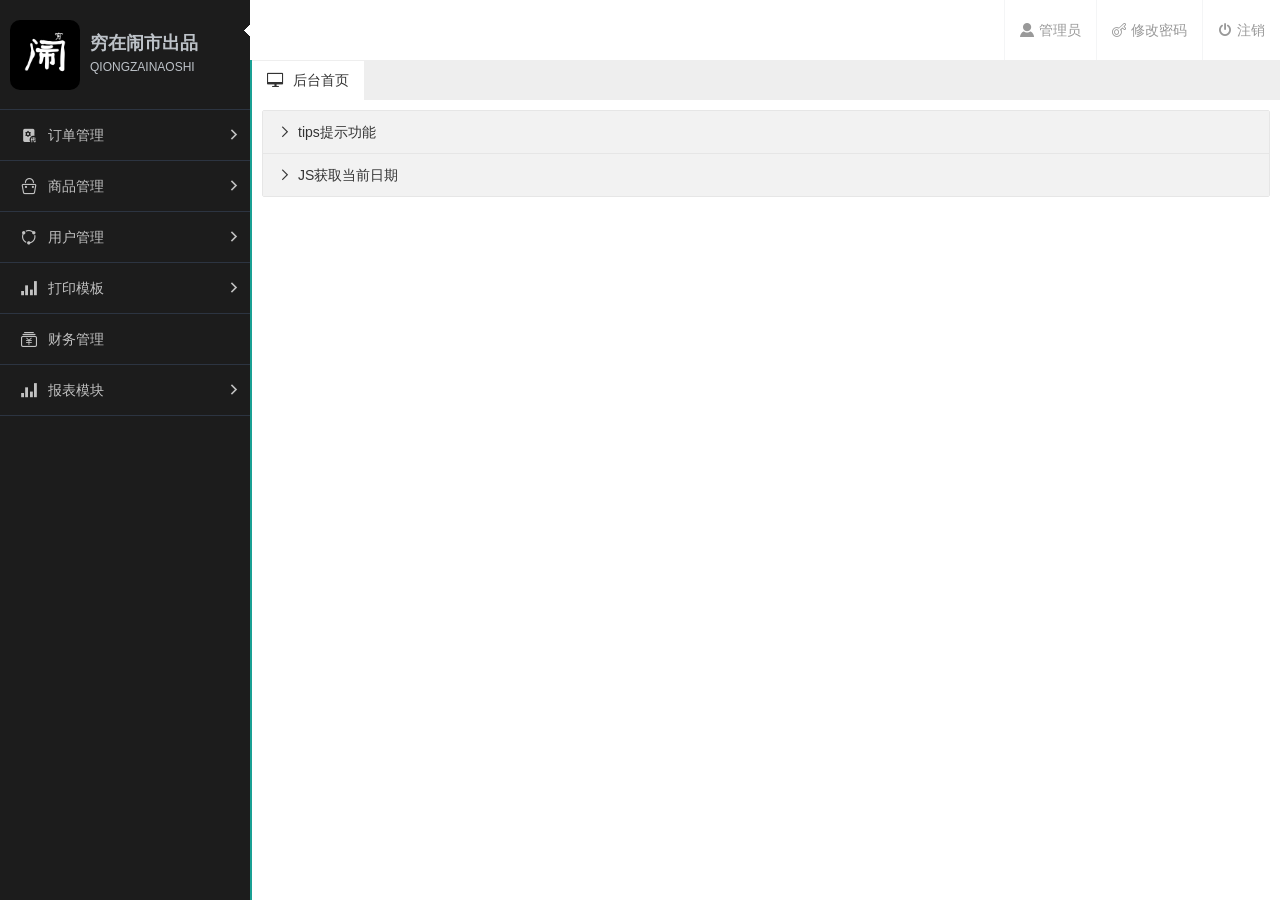
<file: shoesMall/src/main/webapp/backManage/index.html>
<!DOCTYPE html>
<html>
	<head>
		<meta charset="UTF-8">
		<meta http-equiv="X-UA-Compatible" content="IE=edge,Chrome=1">
		<!-- Google Chrome Frame也可以让IE用上Chrome的引擎: -->
		<meta name="renderer" content="webkit">
		<!--国产浏览器高速模式-->
		<meta name="viewport" content="width=device-width, initial-scale=1">
		<meta name="author" content="穷在闹市" />
		<!-- 作者 -->
		<meta name="revised" content="穷在闹市.v3, 2019/05/01" />
		<!-- 定义页面的最新版本 -->
		<meta name="description" content="网站简介" />
		<!-- 网站简介 -->
		<meta name="keywords" content="搜索关键字，以半角英文逗号隔开" />
		<title>穷在闹市出品</title>

		<!-- 公共样式 开始 -->
		<link rel="shortcut icon" href="images/favicon.ico"/>
		<link rel="bookmark" href="images/favicon.ico"/>
		<link rel="stylesheet" type="text/css" href="css/base.css">
		<link rel="stylesheet" type="text/css" href="css/iconfont.css">
		<script type="text/javascript" src="framework/jquery-1.11.3.min.js" ></script>
		<link rel="stylesheet" type="text/css" href="layui/css/layui.css">
	    <!--[if lt IE 9]>
	      	<script src="framework/html5shiv.min.js"></script>
	      	<script src="framework/respond.min.js"></script>
	    <![endif]-->
		<script type="text/javascript" src="layui/layui.js"></script>
		<!-- 滚动条插件 -->
		<link rel="stylesheet" type="text/css" href="css/jquery.mCustomScrollbar.css">
		<script src="framework/jquery-ui-1.10.4.min.js"></script>
		<script src="framework/jquery.mousewheel.min.js"></script>
		<script src="framework/jquery.mCustomScrollbar.min.js"></script>
		<script src="framework/cframe.js"></script><!-- 仅供所有子页面使用 -->
		<!-- 公共样式 结束 -->
		
		<link rel="stylesheet" type="text/css" href="css/frameStyle.css">
		<script type="text/javascript" src="framework/frame.js" ></script>
		
	</head>

	<body>
		<!-- 左侧菜单 - 开始 -->
		<div class="frameMenu">
		    <div class="logo">
		        <img src="images/logo.png"/>
		        <div class="logoText">
		            <h1>穷在闹市出品</h1>
		            <p>qiongzainaoshi</p>
		        </div>
		    </div>
		    <div class="menu">
		        <ul>
		        	
		        	<li>
		                <a class="menuFA" href="javascript:void(0)"><i class="iconfont icon-liuliangyunpingtaitubiao03 left"></i>订单管理<i class="iconfont icon-dajiantouyou right"></i></a>
		                <dl>
		                	<dt><a href="javascript:void(0)" onclick="menuCAClick('tgls/base/pages.html',this)">订单查询</a></dt>
		                </dl>
		            </li>
		        	<li>
		                <a class="menuFA" href="javascript:void(0)"><i class="iconfont icon-shangpin left"></i>商品管理<i class="iconfont icon-dajiantouyou right"></i></a>
		                <dl>
		                	<dt><a href="javascript:void(0)" onclick="menuCAClick('tgls/goodsManage/goods_list.html',this)">基本商品库</a></dt>
		                	<dt><a href="javascript:void(0)" onclick="menuCAClick('tgls/goodsManage/goods_add.html',this)">添加商品</a></dt>
		                </dl>
		            </li>
		        	<li>
		                <a class="menuFA" href="javascript:void(0)"><i class="iconfont icon-yunying left"></i>用户管理<i class="iconfont icon-dajiantouyou right"></i></a>
		                <dl>
		                	<dt><a href="javascript:void(0)" onclick="menuCAClick('tgls/goodsManage/user_list.html',this)">用户信息</a></dt>
		                </dl>
		           	</li>
		        	<li>
		                <a class="menuFA" href="javascript:void(0)"><i class="iconfont icon-icon left"></i>打印模板<i class="iconfont icon-dajiantouyou right"></i></a>
		                <dl>
		                	<dt><a href="javascript:void(0)" onclick="menuCAClick('tgls/print/outPrintData.html',this)">入库单打印模版</a></dt>
		                </dl>
		           	</li>
		        	<li>
		                <a class="menuFA" href="javascript:void(0)"><i class="iconfont icon-caiwu left"></i>财务管理</a>
		           	</li>
		        	<li>
		                <a class="menuFA" href="javascript:void(0)"><i class="iconfont icon-icon left"></i>报表模块<i class="iconfont icon-dajiantouyou right"></i></a>
		                <dl>
		                	<dt><a href="javascript:void(0)" onclick="menuCAClick('tgls/reportForm/reportForm1.html',this)">订单统计报表</a></dt>
		                </dl>
		           	</li>
		        </ul>
		    </div>
		</div>
		<!-- 左侧菜单 - 结束 -->
		
		<div class="main">
			<!-- 头部栏 - 开始 -->
			<div class="frameTop">
				<img class="jt" src="images/top_jt.png"/>
				<div class="topMenu">
					<ul>
						<li><a href="javascript:void(0)" onclick="menuCAClick('tgls/modify_password.html',this)"><i class="iconfont icon-yonghu1"></i>管理员</a></li>
						<li><a href="javascript:void(0)" onclick="menuCAClick('tgls/modify_password.html',this)"><i class="iconfont icon-xiugaimima"></i>修改密码</a></li>
						<li><a href="login.html"><i class="iconfont icon-084tuichu"></i>注销</a></li>
					</ul>
				</div>
			</div>
			<!-- 头部栏 - 结束 -->
			
			<!-- 核心区域 - 开始 -->
			<div class="frameMain">
				<div class="title" id="frameMainTitle">
					<span><i class="iconfont icon-xianshiqi"></i>后台首页</span>
				</div>
				<div class="con">
					<iframe id="mainIframe" src="tgls/qdAPI.html" scrolling="no"></iframe>
				</div>
			</div>
			<!-- 核心区域 - 结束 -->
		</div>
	</body>

</html>
</file>
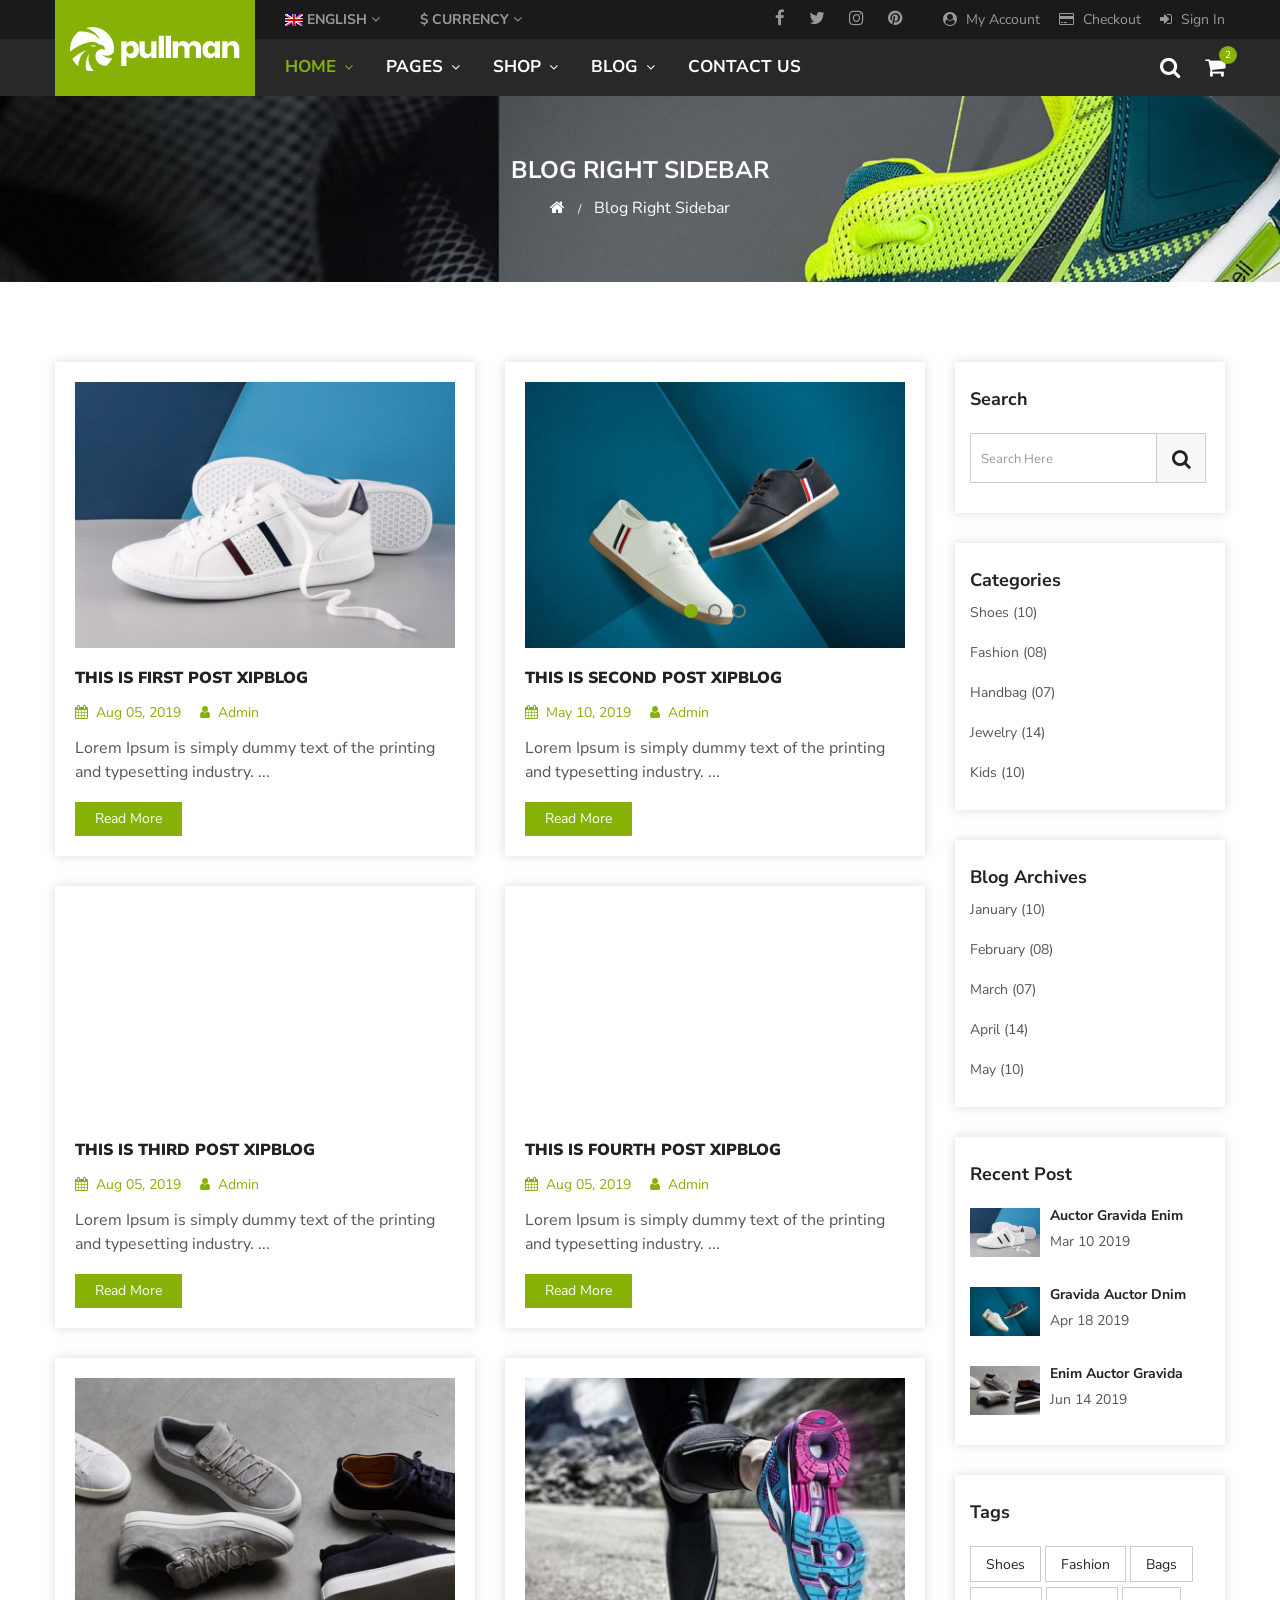
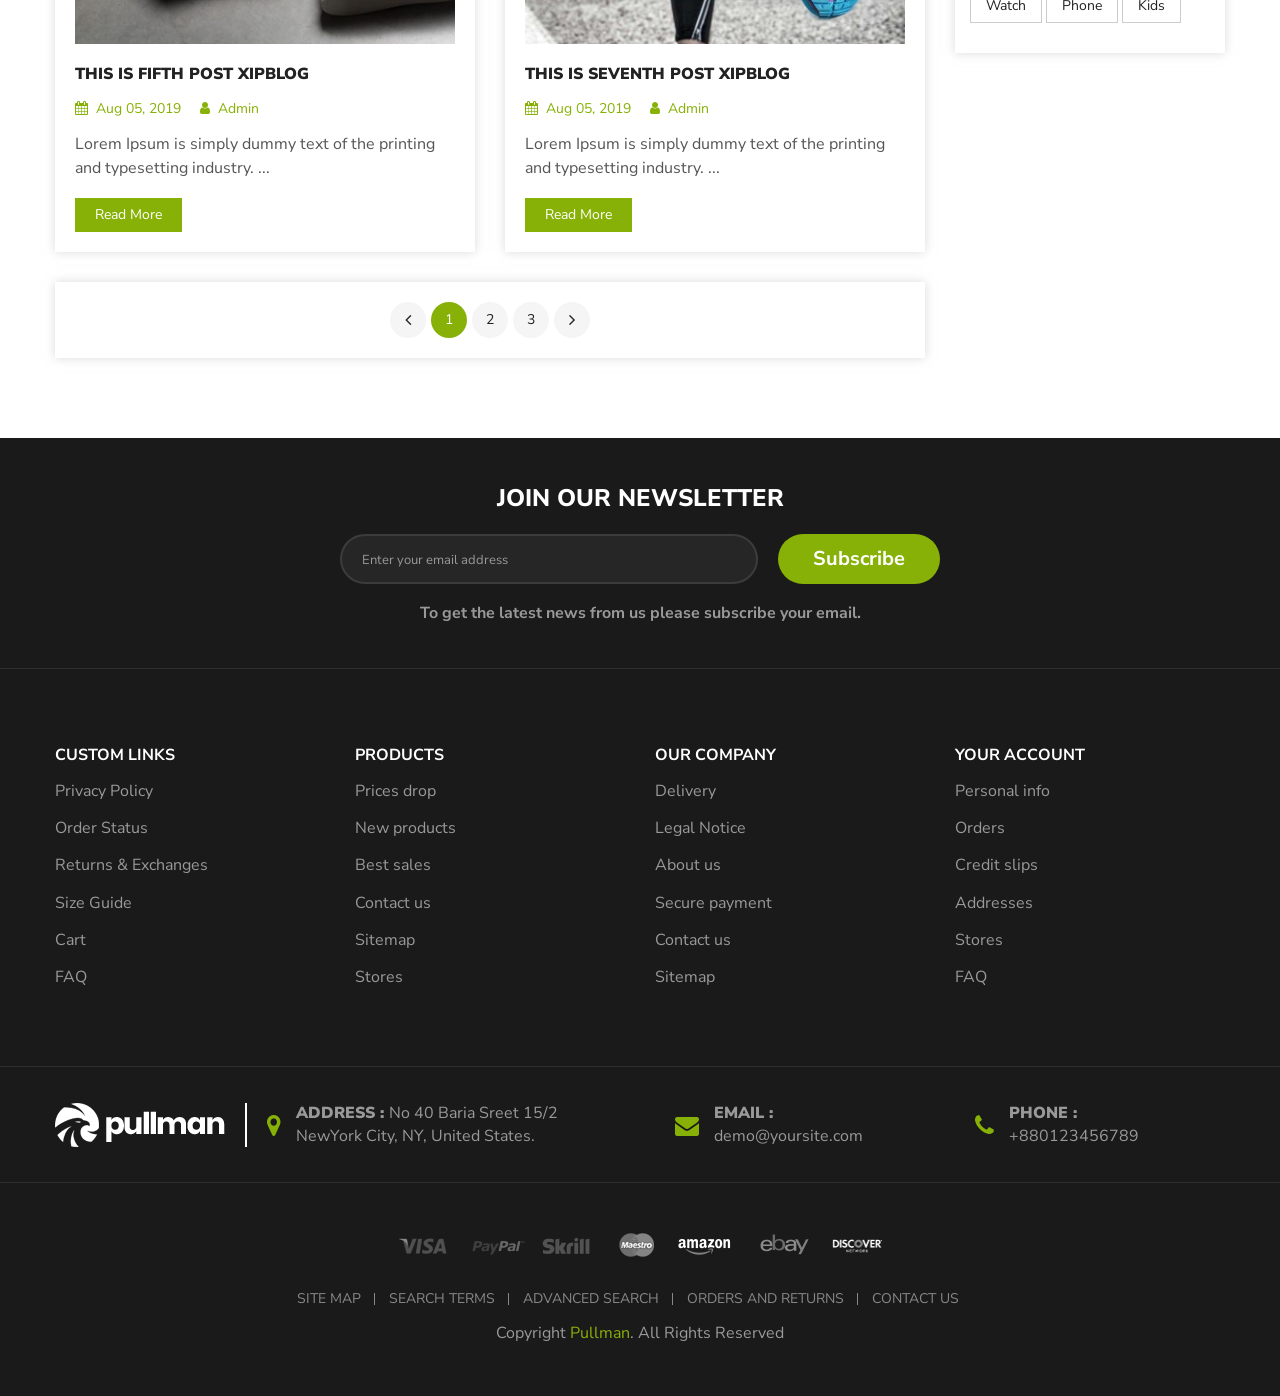
<file: shoesMall/src/main/webapp/blog-right-sidebar.html>
﻿<!doctype html>
<html class="no-js" lang="en">

<head>
    <meta charset="utf-8">
    <meta http-equiv="x-ua-compatible" content="ie=edge">
    <title>Pullman - eCommerce Bootstrap 4 Template</title>
    <meta name="robots" content="noindex, follow" />
    <meta name="description" content="">
    <meta name="viewport" content="width=device-width, initial-scale=1, shrink-to-fit=no">
    <!-- Favicon -->
    <link rel="shortcut icon" type="image/x-icon" href="assets/img/favicon.ico">

    <!-- CSS
	============================================ -->
    <!-- google fonts -->
    <link href="https://fonts.googleapis.com/css?family=Nunito+Sans:300,300i,400,400i,600,700,800,900%7CPoppins:300,400,500,600,700,800,900" rel="stylesheet">
    <!-- Bootstrap CSS -->
    <link rel="stylesheet" href="assets/css/vendor/bootstrap.min.css">
    <!-- Font-awesome CSS -->
    <link rel="stylesheet" href="assets/css/vendor/font-awesome.min.css">
    <!-- Slick slider css -->
    <link rel="stylesheet" href="assets/css/plugins/slick.min.css">
    <!-- animate css -->
    <link rel="stylesheet" href="assets/css/plugins/animate.css">
    <!-- Nice Select css -->
    <link rel="stylesheet" href="assets/css/plugins/nice-select.css">
    <!-- jquery UI css -->
    <link rel="stylesheet" href="assets/css/plugins/jqueryui.min.css">
    <!-- main style css -->
    <link rel="stylesheet" href="assets/css/style.css">

</head>

<body>
    <!-- Start Header Area -->
    <header class="header-area">
        <!-- main header start -->
        <div class="main-header d-none d-lg-block">
            <!-- header top start -->
            <div class="header-top black-bg">
                <div class="container">
                    <div class="row align-items-center">
                        <div class="col-lg-6">
                            <div class="top-left-navigation">
                                <ul class="nav align-items-center">
                                    <li class="language">
                                        <img src="assets/img/icon/en.png" alt="flag"> ENGLISH
                                        <i class="fa fa-angle-down"></i>
                                        <ul class="dropdown-list">
                                            <li><a href="#"><img src="assets/img/icon/en.png" alt="flag"> English</a></li>
                                            <li><a href="#"><img src="assets/img/icon/fr.png" alt="flag"> French</a></li>
                                        </ul>
                                    </li>
                                    <li class="curreny-wrap">
                                        $ CURRENCY
                                        <i class="fa fa-angle-down"></i>
                                        <ul class="dropdown-list curreny-list">
                                            <li><a href="#">$ USD</a></li>
                                            <li><a href="#">€ EURO</a></li>
                                        </ul>
                                    </li>
                                </ul>
                            </div>
                        </div>
                        <div class="col-lg-6 d-flex justify-content-end">
                            <div class="header-social-link">
                                <a href="#"><i class="fa fa-facebook"></i></a>
                                <a href="#"><i class="fa fa-twitter"></i></a>
                                <a href="#"><i class="fa fa-instagram"></i></a>
                                <a href="#"><i class="fa fa-pinterest"></i></a>
                            </div>
                            <ul class="user-info-block">
                                <li><a href="my-account.html"><i class="fa fa-user-circle"></i> My Account</a></li>
                                <li><a href="checkout.html"><i class="fa fa-credit-card"></i> Checkout</a></li>
                                <li><a href="login-register.html"><i class="fa fa-sign-in"></i> Sign In</a></li>
                            </ul>
                        </div>
                    </div>
                </div>
            </div>
            <!-- header top end -->

            <!-- header middle area start -->
            <div class="header-main-area black-soft sticky">
                <div class="container">
                    <div class="row align-items-center position-relative">
                        <!-- start logo area -->
                        <div class="col-auto">
                            <div class="logo">
                                <a href="index.html">
                                    <img src="assets/img/logo/logo.png" alt="Brand Logo">
                                </a>
                            </div>
                        </div>
                        <!-- start logo area -->

                        <!-- main menu area start -->
                        <div class="col-auto position-static">
                            <div class="main-menu-area">
                                <div class="main-menu">
                                    <!-- main menu navbar start -->
                                    <nav class="desktop-menu">
                                        <ul>
                                            <li class="active"><a href="index.html">Home <i class="fa fa-angle-down"></i></a>
                                                <ul class="dropdown">
                                                    <li><a href="index.html">Home version 01</a></li>
                                                    <li><a href="index-2.html">Home version 02</a></li>
                                                    <li><a href="index-3.html">Home version 03</a></li>
                                                    <li><a href="index-4.html">Home version 04</a></li>
                                                    <li><a href="index-5.html">Home version 05</a></li>
                                                </ul>
                                            </li>
                                            <li class="position-static"><a href="#">pages <i class="fa fa-angle-down"></i></a>
                                                <ul class="megamenu dropdown">
                                                    <li class="mega-title"><span>column 01</span>
                                                        <ul>
                                                            <li><a href="shop.html">shop grid left
                                                                    sidebar</a></li>
                                                            <li><a href="shop-grid-right-sidebar.html">shop grid right
                                                                    sidebar</a></li>
                                                            <li><a href="shop-list-left-sidebar.html">shop list left sidebar</a></li>
                                                            <li><a href="shop-list-right-sidebar.html">shop list right sidebar</a></li>
                                                        </ul>
                                                    </li>
                                                    <li class="mega-title"><span>column 02</span>
                                                        <ul>
                                                            <li><a href="product-details.html">product details</a></li>
                                                            <li><a href="product-details-affiliate.html">product
                                                                    details
                                                                    affiliate</a></li>
                                                            <li><a href="product-details-variable.html">product details
                                                                    variable</a></li>
                                                            <li><a href="product-details-group.html">product details
                                                                    group</a></li>
                                                        </ul>
                                                    </li>
                                                    <li class="mega-title"><span>column 03</span>
                                                        <ul>
                                                            <li><a href="cart.html">cart</a></li>
                                                            <li><a href="checkout.html">checkout</a></li>
                                                            <li><a href="compare.html">compare</a></li>
                                                            <li><a href="wishlist.html">wishlist</a></li>
                                                        </ul>
                                                    </li>
                                                    <li class="mega-title"><span>column 04</span>
                                                        <ul>
                                                            <li><a href="my-account.html">my-account</a></li>
                                                            <li><a href="login-register.html">login-register</a></li>
                                                            <li><a href="about-us.html">about us</a></li>
                                                            <li><a href="contact-us.html">contact us</a></li>
                                                        </ul>
                                                    </li>
                                                </ul>
                                            </li>
                                            <li><a href="shop.html">shop <i class="fa fa-angle-down"></i></a>
                                                <ul class="dropdown">
                                                    <li><a href="#">shop grid layout <i class="fa fa-angle-right"></i></a>
                                                        <ul class="dropdown">
                                                            <li><a href="shop.html">shop grid left sidebar</a></li>
                                                            <li><a href="shop-grid-right-sidebar.html">shop grid right sidebar</a></li>
                                                            <li><a href="shop-grid-full-3-col.html">shop grid full 3 col</a></li>
                                                            <li><a href="shop-grid-full-4-col.html">shop grid full 4 col</a></li>
                                                        </ul>
                                                    </li>
                                                    <li><a href="#">shop list layout <i class="fa fa-angle-right"></i></a>
                                                        <ul class="dropdown">
                                                            <li><a href="shop-list-left-sidebar.html">shop list left sidebar</a></li>
                                                            <li><a href="shop-list-right-sidebar.html">shop list right sidebar</a></li>
                                                            <li><a href="shop-list-full-width.html">shop list full width</a></li>
                                                        </ul>
                                                    </li>
                                                    <li><a href="#">products details <i class="fa fa-angle-right"></i></a>
                                                        <ul class="dropdown">
                                                            <li><a href="product-details.html">product details</a></li>
                                                            <li><a href="product-details-affiliate.html">product details affiliate</a></li>
                                                            <li><a href="product-details-variable.html">product details variable</a></li>
                                                            <li><a href="product-details-group.html">product details group</a></li>
                                                        </ul>
                                                    </li>
                                                </ul>
                                            </li>
                                            <li><a href="blog-left-sidebar.html">Blog <i class="fa fa-angle-down"></i></a>
                                                <ul class="dropdown">
                                                    <li><a href="blog-left-sidebar.html">blog left sidebar</a></li>
                                                    <li><a href="blog-list-left-sidebar.html">blog list left sidebar</a></li>
                                                    <li><a href="blog-right-sidebar.html">blog right sidebar</a></li>
                                                    <li><a href="blog-list-right-sidebar.html">blog list right sidebar</a></li>
                                                    <li><a href="blog-grid-full-width.html">blog grid full width</a></li>
                                                    <li><a href="blog-details.html">blog details</a></li>
                                                    <li><a href="blog-details-left-sidebar.html">blog details left sidebar</a></li>
                                                    <li><a href="blog-details-audio.html">blog details audio</a></li>
                                                    <li><a href="blog-details-video.html">blog details video</a></li>
                                                    <li><a href="blog-details-image.html">blog details image</a></li>
                                                </ul>
                                            </li>
                                            <li><a href="contact-us.html">Contact us</a></li>
                                        </ul>
                                    </nav>
                                    <!-- main menu navbar end -->
                                </div>
                            </div>
                        </div>
                        <!-- main menu area end -->

                        <!-- mini cart area start -->
                        <div class="col-auto ml-auto">
                            <div class="header-right">
                                <div class="header-configure-area">
                                    <ul class="nav">
                                        <li>
                                            <a href="#" class="search-trigger"><i class="fa fa-search"></i></a>
                                        </li>
                                        <li class="mini-cart-wrap">
                                            <a href="#" class="minicart-btn">
                                                <i class="fa fa-shopping-cart"></i>
                                                <span class="notification">2</span>
                                            </a>
                                            <div class="cart-list-wrapper">
                                                <ul class="cart-list">
                                                    <li>
                                                        <div class="cart-img">
                                                            <a href="product-details.html"><img src="assets/img/cart/cart-1.jpg" alt=""></a>
                                                        </div>
                                                        <div class="cart-info">
                                                            <h6 class="product-name"><a href="product-details.html">7th Generation classic</a></h6>
                                                            <span class="cart-qty">Qty: 1</span>
                                                            <span class="item-price">$60.00</span>
                                                        </div>
                                                        <div class="del-icon">
                                                            <i class="fa fa-times"></i>
                                                        </div>
                                                    </li>
                                                    <li>
                                                        <div class="cart-img">
                                                            <a href="product-details.html"><img src="assets/img/cart/cart-2.jpg" alt=""></a>
                                                        </div>
                                                        <div class="cart-info">
                                                            <h6 class="product-name"><a href="product-details.html">Digital 8th generation</a></h6>
                                                            <span class="cart-qty">Qty: 2</span>
                                                            <span class="item-price">$70.00</span>
                                                        </div>
                                                        <div class="del-icon">
                                                            <i class="fa fa-times"></i>
                                                        </div>
                                                    </li>
                                                </ul>
                                                <ul class="minicart-pricing-box">
                                                    <li>
                                                        <span>Sub-Total</span>
                                                        <span><strong>$300.00</strong></span>
                                                    </li>
                                                    <li>
                                                        <span>Eco Tax (-2.00)</span>
                                                        <span><strong>$10.00</strong></span>
                                                    </li>
                                                    <li>
                                                        <span>VAT (20%)</span>
                                                        <span><strong>$60.00</strong></span>
                                                    </li>
                                                    <li class="total">
                                                        <span>Total</span>
                                                        <span><strong>$370.00</strong></span>
                                                    </li>
                                                </ul>
                                                <div class="minicart-button">
                                                    <a href="cart.html"><i class="fa fa-shopping-cart"></i> View Cart</a>
                                                    <a href="cart.html"><i class="fa fa-share"></i> Checkout</a>
                                                </div>
                                            </div>
                                        </li>
                                    </ul>
                                </div>
                            </div>
                        </div>
                        <!-- mini cart area end -->

                    </div>
                </div>
            </div>
            <!-- header middle area end -->
        </div>
        <!-- main header start -->

        <!-- mobile header start -->
        <!-- mobile header start -->
        <div class="mobile-header d-lg-none d-md-block sticky black-soft">
            <!--mobile header top start -->
            <div class="container-fluid">
                <div class="row align-items-center">
                    <div class="col-12">
                        <div class="mobile-main-header">
                            <div class="mobile-logo">
                                <a href="index.html">
                                    <img src="assets/img/logo/logo.png" alt="Brand Logo">
                                </a>
                            </div>
                            <div class="mobile-menu-toggler">
                                <div class="mini-cart-wrap">
                                    <a href="cart.html">
                                        <i class="fa fa-shopping-cart"></i>
                                        <div class="notification">0</div>
                                    </a>
                                </div>
                                <button class="mobile-menu-btn">
                                    <span></span>
                                    <span></span>
                                    <span></span>
                                </button>
                            </div>
                        </div>
                    </div>
                </div>
            </div>
            <!-- mobile header top start -->
        </div>
        <!-- mobile header end -->
        <!-- mobile header end -->

        <!-- offcanvas mobile menu start -->
        <!-- off-canvas menu start -->
        <aside class="off-canvas-wrapper">
            <div class="off-canvas-overlay"></div>
            <div class="off-canvas-inner-content">
                <div class="btn-close-off-canvas">
                    <i class="fa fa-close"></i>
                </div>

                <div class="off-canvas-inner">
                    <!-- search box start -->
                    <div class="search-box-offcanvas">
                        <form>
                            <input type="text" placeholder="Search Here...">
                            <button class="search-btn"><i class="fa fa-search"></i></button>
                        </form>
                    </div>
                    <!-- search box end -->

                    <!-- mobile menu start -->
                    <div class="mobile-navigation">

                        <!-- mobile menu navigation start -->
                        <nav>
                            <ul class="mobile-menu">
                                <li class="menu-item-has-children"><a href="index.html">Home</a>
                                    <ul class="dropdown">
                                        <li><a href="index.html">Home version 01</a></li>
                                        <li><a href="index-2.html">Home version 02</a></li>
                                        <li><a href="index-3.html">Home version 03</a></li>
                                        <li><a href="index-4.html">Home version 04</a></li>
                                        <li><a href="index-5.html">Home version 05</a></li>
                                    </ul>
                                </li>
                                <li class="menu-item-has-children"><a href="#">pages</a>
                                    <ul class="megamenu dropdown">
                                        <li class="mega-title menu-item-has-children"><a href="#">column 01</a>
                                            <ul class="dropdown">
                                                <li><a href="shop.html">shop grid left
                                                        sidebar</a></li>
                                                <li><a href="shop-grid-right-sidebar.html">shop grid right
                                                        sidebar</a></li>
                                                <li><a href="shop-list-left-sidebar.html">shop list left sidebar</a></li>
                                                <li><a href="shop-list-right-sidebar.html">shop list right sidebar</a></li>
                                            </ul>
                                        </li>
                                        <li class="mega-title menu-item-has-children"><a href="#">column 02</a>
                                            <ul class="dropdown">
                                                <li><a href="product-details.html">product details</a></li>
                                                <li><a href="product-details-affiliate.html">product
                                                        details
                                                        affiliate</a></li>
                                                <li><a href="product-details-variable.html">product details
                                                        variable</a></li>
                                                <li><a href="product-details-group.html">product details
                                                        group</a></li>
                                            </ul>
                                        </li>
                                        <li class="mega-title menu-item-has-children"><a href="#">column 03</a>
                                            <ul class="dropdown">
                                                <li><a href="cart.html">cart</a></li>
                                                <li><a href="checkout.html">checkout</a></li>
                                                <li><a href="compare.html">compare</a></li>
                                                <li><a href="wishlist.html">wishlist</a></li>
                                            </ul>
                                        </li>
                                        <li class="mega-title menu-item-has-children"><a href="#">column 04</a>
                                            <ul class="dropdown">
                                                <li><a href="my-account.html">my-account</a></li>
                                                <li><a href="login-register.html">login-register</a></li>
                                                <li><a href="about-us.html">about us</a></li>
                                                <li><a href="contact-us.html">contact us</a></li>
                                            </ul>
                                        </li>
                                    </ul>
                                </li>
                                <li class="menu-item-has-children "><a href="#">shop</a>
                                    <ul class="dropdown">
                                        <li class="menu-item-has-children"><a href="#">shop grid layout</a>
                                            <ul class="dropdown">
                                                <li><a href="shop.html">shop grid left sidebar</a></li>
                                                <li><a href="shop-grid-right-sidebar.html">shop grid right sidebar</a></li>
                                                <li><a href="shop-grid-full-3-col.html">shop grid full 3 col</a></li>
                                                <li><a href="shop-grid-full-4-col.html">shop grid full 4 col</a></li>
                                            </ul>
                                        </li>
                                        <li class="menu-item-has-children"><a href="#">shop list layout</a>
                                            <ul class="dropdown">
                                                <li><a href="shop-list-left-sidebar.html">shop list left sidebar</a></li>
                                                <li><a href="shop-list-right-sidebar.html">shop list right sidebar</a></li>
                                                <li><a href="shop-list-full-width.html">shop list full width</a></li>
                                            </ul>
                                        </li>
                                        <li class="menu-item-has-children"><a href="#">products details</a>
                                            <ul class="dropdown">
                                                <li><a href="product-details.html">product details</a></li>
                                                <li><a href="product-details-affiliate.html">product details affiliate</a></li>
                                                <li><a href="product-details-variable.html">product details variable</a></li>
                                                <li><a href="product-details-group.html">product details group</a></li>
                                            </ul>
                                        </li>
                                    </ul>
                                </li>
                                <li class="menu-item-has-children "><a href="#">Blog</a>
                                    <ul class="dropdown">
                                        <li><a href="blog-left-sidebar.html">blog left sidebar</a></li>
                                        <li><a href="blog-list-left-sidebar.html">blog list left sidebar</a></li>
                                        <li><a href="blog-right-sidebar.html">blog right sidebar</a></li>
                                        <li><a href="blog-list-right-sidebar.html">blog list right sidebar</a></li>
                                        <li><a href="blog-grid-full-width.html">blog grid full width</a></li>
                                        <li><a href="blog-details.html">blog details</a></li>
                                        <li><a href="blog-details-left-sidebar.html">blog details left sidebar</a></li>
                                        <li><a href="blog-details-audio.html">blog details audio</a></li>
                                        <li><a href="blog-details-video.html">blog details video</a></li>
                                        <li><a href="blog-details-image.html">blog details image</a></li>
                                    </ul>
                                </li>
                                <li><a href="contact-us.html">Contact us</a></li>
                            </ul>
                        </nav>
                        <!-- mobile menu navigation end -->
                    </div>
                    <!-- mobile menu end -->

                    <div class="mobile-settings">
                        <ul class="nav">
                            <li>
                                <div class="dropdown mobile-top-dropdown">
                                    <a href="#" class="dropdown-toggle" id="currency" data-toggle="dropdown" aria-haspopup="true" aria-expanded="false">
                                        Currency
                                        <i class="fa fa-angle-down"></i>
                                    </a>
                                    <div class="dropdown-menu" aria-labelledby="currency">
                                        <a class="dropdown-item" href="#">$ USD</a>
                                        <a class="dropdown-item" href="#">$ EURO</a>
                                    </div>
                                </div>
                            </li>
                            <li>
                                <div class="dropdown mobile-top-dropdown">
                                    <a href="#" class="dropdown-toggle" id="myaccount" data-toggle="dropdown" aria-haspopup="true" aria-expanded="false">
                                        My Account
                                        <i class="fa fa-angle-down"></i>
                                    </a>
                                    <div class="dropdown-menu" aria-labelledby="myaccount">
                                        <a class="dropdown-item" href="my-account.html">my account</a>
                                        <a class="dropdown-item" href="login-register.html"> login</a>
                                        <a class="dropdown-item" href="login-register.html">register</a>
                                    </div>
                                </div>
                            </li>
                        </ul>
                    </div>

                    <!-- offcanvas widget area start -->
                    <div class="offcanvas-widget-area">
                        <div class="off-canvas-contact-widget">
                            <ul>
                                <li><i class="fa fa-mobile"></i>
                                    <a href="#">0123456789</a>
                                </li>
                                <li><i class="fa fa-envelope-o"></i>
                                    <a href="#">info@yourdomain.com</a>
                                </li>
                            </ul>
                        </div>
                        <div class="off-canvas-social-widget">
                            <a href="#"><i class="fa fa-facebook"></i></a>
                            <a href="#"><i class="fa fa-twitter"></i></a>
                            <a href="#"><i class="fa fa-pinterest-p"></i></a>
                            <a href="#"><i class="fa fa-linkedin"></i></a>
                            <a href="#"><i class="fa fa-youtube-play"></i></a>
                        </div>
                    </div>
                    <!-- offcanvas widget area end -->
                </div>
            </div>
        </aside>
        <!-- off-canvas menu end -->
        <!-- offcanvas mobile menu end -->
    </header>
    <!-- end Header Area -->


    <!-- offcanvas search form start -->
    <div class="offcanvas-search-wrapper">
        <div class="offcanvas-search-inner">
            <div class="offcanvas-close">
                <i class="fa fa-close"></i>
            </div>
            <div class="container">
                <div class="offcanvas-search-box">
                    <form class="d-flex bdr-bottom w-100">
                        <input type="text" placeholder="Search entire storage here...">
                        <button class="search-btn"><i class="fa fa-search"></i>search</button>
                    </form>
                </div>
            </div>
        </div>
    </div>
    <!-- offcanvas search form end -->

    <main>
        <!-- breadcrumb area start -->
        <div class="breadcrumb-area breadcrumb-img bg-img" data-bg="assets/img/banner/shop.jpg">
            <div class="container">
                <div class="row">
                    <div class="col-12">
                        <div class="breadcrumb-wrap">
                            <nav aria-label="breadcrumb">
                                <h3 class="breadcrumb-title">BLOG RIGHT SIDEBAR</h3>
                                <ul class="breadcrumb justify-content-center">
                                    <li class="breadcrumb-item"><a href="index.html"><i class="fa fa-home"></i></a></li>
                                    <li class="breadcrumb-item active" aria-current="page">Blog Right Sidebar</li>
                                </ul>
                            </nav>
                        </div>
                    </div>
                </div>
            </div>
        </div>
        <!-- breadcrumb area end -->

        <!-- blog main wrapper start -->
        <div class="blog-main-wrapper section-padding">
            <div class="container">
                <div class="row">
                    <div class="col-lg-3 order-2">
                        <aside class="blog-sidebar-wrapper">
                            <div class="blog-sidebar">
                                <h5 class="title">search</h5>
                                <div class="sidebar-serch-form">
                                    <form action="#">
                                        <input type="text" class="search-field" placeholder="search here">
                                        <button type="submit" class="search-btn"><i class="fa fa-search"></i></button>
                                    </form>
                                </div>
                            </div> <!-- single sidebar end -->
                            <div class="blog-sidebar">
                                <h5 class="title">categories</h5>
                                <ul class="blog-archive blog-category">
                                    <li><a href="#">Shoes (10)</a></li>
                                    <li><a href="#">fashion (08)</a></li>
                                    <li><a href="#">handbag (07)</a></li>
                                    <li><a href="#">Jewelry (14)</a></li>
                                    <li><a href="#">Kids (10)</a></li>
                                </ul>
                            </div> <!-- single sidebar end -->
                            <div class="blog-sidebar">
                                <h5 class="title">Blog Archives</h5>
                                <ul class="blog-archive">
                                    <li><a href="#">January (10)</a></li>
                                    <li><a href="#">February (08)</a></li>
                                    <li><a href="#">March (07)</a></li>
                                    <li><a href="#">April (14)</a></li>
                                    <li><a href="#">May (10)</a></li>
                                </ul>
                            </div> <!-- single sidebar end -->
                            <div class="blog-sidebar">
                                <h5 class="title">recent post</h5>
                                <div class="recent-post">
                                    <div class="recent-post-item">
                                        <figure class="product-thumb">
                                            <a href="blog-details.html">
                                                <img src="assets/img/blog/blog-1.jpg" alt="blog image">
                                            </a>
                                        </figure>
                                        <div class="recent-post-description">
                                            <div class="product-name">
                                                <h6><a href="blog-details.html">Auctor gravida enim</a></h6>
                                                <p>Mar 10 2019</p>
                                            </div>
                                        </div>
                                    </div>
                                    <div class="recent-post-item">
                                        <figure class="product-thumb">
                                            <a href="blog-details.html">
                                                <img src="assets/img/blog/blog-2.jpg" alt="blog image">
                                            </a>
                                        </figure>
                                        <div class="recent-post-description">
                                            <div class="product-name">
                                                <h6><a href="blog-details.html">gravida auctor dnim</a></h6>
                                                <p>Apr 18 2019</p>
                                            </div>
                                        </div>
                                    </div>
                                    <div class="recent-post-item">
                                        <figure class="product-thumb">
                                            <a href="blog-details.html">
                                                <img src="assets/img/blog/blog-3.jpg" alt="blog image">
                                            </a>
                                        </figure>
                                        <div class="recent-post-description">
                                            <div class="product-name">
                                                <h6><a href="blog-details.html">enim auctor gravida</a></h6>
                                                <p>Jun 14 2019</p>
                                            </div>
                                        </div>
                                    </div>
                                </div>
                            </div> <!-- single sidebar end -->
                            <div class="blog-sidebar">
                                <h5 class="title">Tags</h5>
                                <ul class="blog-tags">
                                    <li><a href="#">Shoes</a></li>
                                    <li><a href="#">Fashion</a></li>
                                    <li><a href="#">Bags</a></li>
                                    <li><a href="#">Watch</a></li>
                                    <li><a href="#">Phone</a></li>
                                    <li><a href="#">Kids</a></li>
                                </ul>
                            </div> <!-- single sidebar end -->
                        </aside>
                    </div>
                    <div class="col-lg-9 order-1">
                        <div class="blog-item-wrapper">
                            <!-- blog item wrapper end -->
                            <div class="row mbn-30">
                                <div class="col-md-6">
                                    <!-- blog post item start -->
                                    <div class="blog-post-item d-block mb-30">
                                        <div class="blog-thumb w-100">
                                            <a href="blog-details.html">
                                                <img src="assets/img/blog/blog-1.jpg" alt="blog thumb">
                                            </a>
                                        </div>
                                        <div class="blog-content w-100 pl-0 mt-20">
                                            <h6 class="blog-title">
                                                <a href="blog-details.html">This is First Post XipBlog</a>
                                            </h6>
                                            <div class="blog-meta">
                                                <span><i class="fa fa-calendar"></i>Aug 05, 2019</span>
                                                <span><i class="fa fa-user"></i>Admin</span>
                                            </div>
                                            <p class="blog-desc">Lorem Ipsum is simply dummy text of the printing and typesetting industry. ...</p>
                                            <a class="btn read-more" href="blog-details.html">Read More</a>
                                        </div>
                                    </div>
                                    <!-- blog post item end -->
                                </div>
                                <div class="col-md-6">
                                    <!-- blog post item start -->
                                    <div class="blog-post-item d-block mb-30">
                                        <div class="blog-thumb w-100">
                                            <div class="blog-carousel-2 slick-row-5 slick-dot-style">
                                                <div class="blog-single-slide">
                                                    <a href="blog-details.html">
                                                        <img src="assets/img/blog/blog-2.jpg" alt="blog image">
                                                    </a>
                                                </div>
                                                <div class="blog-single-slide">
                                                    <a href="blog-details.html">
                                                        <img src="assets/img/blog/blog-3.jpg" alt="blog image">
                                                    </a>
                                                </div>
                                                <div class="blog-single-slide">
                                                    <a href="blog-details.html">
                                                        <img src="assets/img/blog/blog-4.jpg" alt="blog image">
                                                    </a>
                                                </div>
                                            </div>
                                        </div>
                                        <div class="blog-content w-100 pl-0 mt-20">
                                            <h6 class="blog-title">
                                                <a href="blog-details.html">This is Second Post XipBlog</a>
                                            </h6>
                                            <div class="blog-meta">
                                                <span><i class="fa fa-calendar"></i>May 10, 2019</span>
                                                <span><i class="fa fa-user"></i>Admin</span>
                                            </div>
                                            <p class="blog-desc">Lorem Ipsum is simply dummy text of the printing and typesetting industry. ...</p>
                                            <a class="btn read-more" href="blog-details.html">Read More</a>
                                        </div>
                                    </div>
                                    <!-- blog post item end -->
                                </div>
                                <div class="col-md-6">
                                    <!-- blog post item start -->
                                    <div class="blog-post-item d-block mb-30">
                                        <div class="blog-thumb embed-responsive embed-responsive-16by9 w-100">
                                            <iframe src="https://w.soundcloud.com/player/?url=https%3A//api.soundcloud.com/tracks/501298839&color=%23ff5500&auto_play=false&hide_related=true&show_comments=false&show_user=true&show_reposts=false&show_teaser=true&visual=true"></iframe>
                                        </div>
                                        <div class="blog-content w-100 pl-0 mt-20">
                                            <h6 class="blog-title">
                                                <a href="blog-details.html">This is Third Post XipBlog</a>
                                            </h6>
                                            <div class="blog-meta">
                                                <span><i class="fa fa-calendar"></i>Aug 05, 2019</span>
                                                <span><i class="fa fa-user"></i>Admin</span>
                                            </div>
                                            <p class="blog-desc">Lorem Ipsum is simply dummy text of the printing and typesetting industry. ...</p>
                                            <a class="btn read-more" href="blog-details.html">Read More</a>
                                        </div>
                                    </div>
                                    <!-- blog post item end -->
                                </div>
                                <div class="col-md-6">
                                    <!-- blog post item start -->
                                    <div class="blog-post-item d-block mb-30">
                                        <div class="blog-thumb embed-responsive embed-responsive-16by9 w-100">
                                            <iframe src="https://www.youtube.com/embed/WeA7edXsU40" allow="autoplay; encrypted-media" allowfullscreen></iframe>
                                        </div>
                                        <div class="blog-content w-100 pl-0 mt-20">
                                            <h6 class="blog-title">
                                                <a href="blog-details.html">This is Fourth Post XipBlog</a>
                                            </h6>
                                            <div class="blog-meta">
                                                <span><i class="fa fa-calendar"></i>Aug 05, 2019</span>
                                                <span><i class="fa fa-user"></i>Admin</span>
                                            </div>
                                            <p class="blog-desc">Lorem Ipsum is simply dummy text of the printing and typesetting industry. ...</p>
                                            <a class="btn read-more" href="blog-details.html">Read More</a>
                                        </div>
                                    </div>
                                    <!-- blog post item end -->
                                </div>
                                <div class="col-md-6">
                                    <!-- blog post item start -->
                                    <div class="blog-post-item d-block mb-30">
                                        <div class="blog-thumb w-100">
                                            <a href="blog-details.html">
                                                <img src="assets/img/blog/blog-3.jpg" alt="blog thumb">
                                            </a>
                                        </div>
                                        <div class="blog-content w-100 pl-0 mt-20">
                                            <h6 class="blog-title">
                                                <a href="blog-details.html">This is fifth Post XipBlog</a>
                                            </h6>
                                            <div class="blog-meta">
                                                <span><i class="fa fa-calendar"></i>Aug 05, 2019</span>
                                                <span><i class="fa fa-user"></i>Admin</span>
                                            </div>
                                            <p class="blog-desc">Lorem Ipsum is simply dummy text of the printing and typesetting industry. ...</p>
                                            <a class="btn read-more" href="blog-details.html">Read More</a>
                                        </div>
                                    </div>
                                    <!-- blog post item end -->
                                </div>
                                <div class="col-md-6">
                                    <!-- blog post item start -->
                                    <div class="blog-post-item d-block mb-30">
                                        <div class="blog-thumb w-100">
                                            <a href="blog-details.html">
                                                <img src="assets/img/blog/blog-4.jpg" alt="blog thumb">
                                            </a>
                                        </div>
                                        <div class="blog-content w-100 pl-0 mt-20">
                                            <h6 class="blog-title">
                                                <a href="blog-details.html">This is Seventh Post XipBlog</a>
                                            </h6>
                                            <div class="blog-meta">
                                                <span><i class="fa fa-calendar"></i>Aug 05, 2019</span>
                                                <span><i class="fa fa-user"></i>Admin</span>
                                            </div>
                                            <p class="blog-desc">Lorem Ipsum is simply dummy text of the printing and typesetting industry. ...</p>
                                            <a class="btn read-more" href="blog-details.html">Read More</a>
                                        </div>
                                    </div>
                                    <!-- blog post item end -->
                                </div>
                            </div>
                            <!-- blog item wrapper end -->

                            <!-- start pagination area -->
                            <div class="paginatoin-area shadow-bg text-center">
                                <ul class="pagination-box">
                                    <li><a class="previous" href="#"><i class="fa fa-angle-left"></i></a></li>
                                    <li class="active"><a href="#">1</a></li>
                                    <li><a href="#">2</a></li>
                                    <li><a href="#">3</a></li>
                                    <li><a class="next" href="#"><i class="fa fa-angle-right"></i></a></li>
                                </ul>
                            </div>
                            <!-- end pagination area -->
                        </div>
                    </div>
                </div>
            </div>
        </div>
        <!-- blog main wrapper end -->
    </main>

    <!-- Scroll to top start -->
    <div class="scroll-top not-visible">
        <i class="fa fa-angle-up"></i>
    </div>
    <!-- Scroll to Top End -->


    <!-- footer area start -->
    <footer class="black-bg">
        <!-- newsletter area start -->
        <section class="newsletter-area">
            <div class="container">
                <div class="row">
                    <div class="col-12">
                        <div class="newsletter-wrapper text-center">
                            <h3 class="title text-white">JOIN OUR NEWSLETTER</h3>
                            <form class="newsletter-inner" id="mc-form">
                                <input type="email" class="news-field" id="mc-email" autocomplete="off" placeholder="Enter your email address">
                                <button class="news-btn" id="mc-submit">Subscribe</button>
                            </form>
                            <h6 class="newsletter-subtitle">To get the latest news from us please subscribe your email.</h6>
                            <!-- mailchimp-alerts Start -->
                            <div class="mailchimp-alerts">
                                <div class="mailchimp-submitting"></div><!-- mailchimp-submitting end -->
                                <div class="mailchimp-success"></div><!-- mailchimp-success end -->
                                <div class="mailchimp-error"></div><!-- mailchimp-error end -->
                            </div>
                            <!-- mailchimp-alerts end -->
                        </div>
                    </div>
                </div>
            </div>
        </section>
        <!-- newsletter area end -->
        <div class="footer-widget-area">
            <div class="container">
                <div class="row mtn-30">
                    <div class="col-lg-3 col-sm-6">
                        <div class="footer-widget-item mt-30">
                            <h6 class="widget-title">CUSTOM LINKS</h6>
                            <ul class="usefull-links">
                                <li><a href="#">Privacy Policy</a></li>
                                <li><a href="#">Order Status</a></li>
                                <li><a href="#">Returns & Exchanges</a></li>
                                <li><a href="#">Size Guide</a></li>
                                <li><a href="#">Cart</a></li>
                                <li><a href="#">FAQ</a></li>
                            </ul>
                        </div>
                    </div>
                    <div class="col-lg-3 col-sm-6">
                        <div class="footer-widget-item mt-30">
                            <h6 class="widget-title">PRODUCTS</h6>
                            <ul class="usefull-links">
                                <li><a href="#">Prices drop</a></li>
                                <li><a href="#">New products</a></li>
                                <li><a href="#">Best sales</a></li>
                                <li><a href="#">Contact us</a></li>
                                <li><a href="#">Sitemap</a></li>
                                <li><a href="#">Stores</a></li>
                            </ul>
                        </div>
                    </div>
                    <div class="col-lg-3 col-sm-6">
                        <div class="footer-widget-item mt-30">
                            <h6 class="widget-title">OUR COMPANY</h6>
                            <ul class="usefull-links">
                                <li><a href="#">Delivery</a></li>
                                <li><a href="#">Legal Notice</a></li>
                                <li><a href="#">About us</a></li>
                                <li><a href="#">Secure payment</a></li>
                                <li><a href="#">Contact us</a></li>
                                <li><a href="#">Sitemap</a></li>
                            </ul>
                        </div>
                    </div>
                    <div class="col-lg-3 col-sm-6">
                        <div class="footer-widget-item mt-30">
                            <h6 class="widget-title">YOUR ACCOUNT</h6>
                            <ul class="usefull-links">
                                <li><a href="#">Personal info</a></li>
                                <li><a href="#">Orders</a></li>
                                <li><a href="#">Credit slips</a></li>
                                <li><a href="#">Addresses</a></li>
                                <li><a href="#">Stores</a></li>
                                <li><a href="#">FAQ</a></li>
                            </ul>
                        </div>
                    </div>
                </div>
            </div>
        </div>
        <div class="footer-middle-area">
            <div class="container">
                <div class="row mtn-30">
                    <div class="col-lg-6 col-sm-12">
                        <div class="address-block mt-30">
                            <div class="footer-logo">
                                <a href="index.html">
                                    <img src="assets/img/logo/logo.png" alt="Brand Logo">
                                </a>
                            </div>
                            <address class="address-info d-flex align-items-center">
                                <i class="fa fa-map-marker"></i>
                                <p><span>ADDRESS : </span> No 40 Baria Sreet 15/2 NewYork City, NY, United States.</p>
                            </address>
                        </div>
                    </div>
                    <div class="col-lg-3 col-sm-6">
                        <address class="address-info email mt-30">
                            <i class="fa fa-envelope"></i>
                            <p><span>EMAIL : </span><a href="emailto:demo@yoursite.com">demo@yoursite.com</a></p>
                        </address>
                    </div>
                    <div class="col-lg-3 col-sm-6">
                        <address class="address-info email mt-30">
                            <i class="fa fa-phone"></i>
                            <p><span>PHONE : </span><a href="tel:+880123456789">+880123456789</a></p>
                        </address>
                    </div>
                </div>
            </div>
        </div>
        <div class="footer-bottom-area text-center">
            <div class="container">
                <div class="row">
                    <div class="col-12">
                        <div class="payment-method-list">
                            <img src="assets/img/payment-2.png" alt="payment method">
                        </div>
                        <div class="footer-link">
                            <a href="#">SITE MAP</a>
                            <a href="#">SEARCH TERMS</a>
                            <a href="#">ADVANCED SEARCH</a>
                            <a href="#">ORDERS AND RETURNS</a>
                            <a href="#">CONTACT US</a>
                        </div>
                        <p class="copyright">
                            Copyright <a href="http://www.17sucai.com/">Pullman</a>. All Rights Reserved
                        </p>
                    </div>
                </div>
            </div>
        </div>
    </footer>
    <!-- footer area end -->



    <!-- JS
============================================ -->

    <!-- Modernizer JS -->
    <script src="assets/js/vendor/modernizr-3.6.0.min.js"></script>
    <!-- jQuery JS -->
    <script src="assets/js/vendor/jquery-3.3.1.min.js"></script>
    <!-- Popper JS -->
    <script src="assets/js/vendor/popper.min.js"></script>
    <!-- Bootstrap JS -->
    <script src="assets/js/vendor/bootstrap.min.js"></script>
    <!-- slick Slider JS -->
    <script src="assets/js/plugins/slick.min.js"></script>
    <!-- Countdown JS -->
    <script src="assets/js/plugins/countdown.min.js"></script>
    <!-- Nice Select JS -->
    <script src="assets/js/plugins/nice-select.min.js"></script>
    <!-- jquery UI JS -->
    <script src="assets/js/plugins/jqueryui.min.js"></script>
    <!-- Image zoom JS -->
    <script src="assets/js/plugins/image-zoom.min.js"></script>
    <!-- image loaded js -->
    <script src="assets/js/plugins/imagesloaded.pkgd.min.js"></script>
    <!-- masonry  -->
    <script src="assets/js/plugins/masonry.pkgd.min.js"></script>
    <!-- mailchimp active js -->
    <script src="assets/js/plugins/ajaxchimp.js"></script>
    <!-- contact form dynamic js -->
    <script src="assets/js/plugins/ajax-mail.js"></script>
    <!-- google map api -->
    <script src="http://ditu.google.cn/maps/api/js?key=AIzaSyCfmCVTjRI007pC1Yk2o2d_EhgkjTsFVN8"></script>
    <!-- google map active js -->
    <script src="assets/js/plugins/google-map.js"></script>
    <!-- Main JS -->
    <script src="assets/js/main.js"></script>
</body>

</html>
</file>
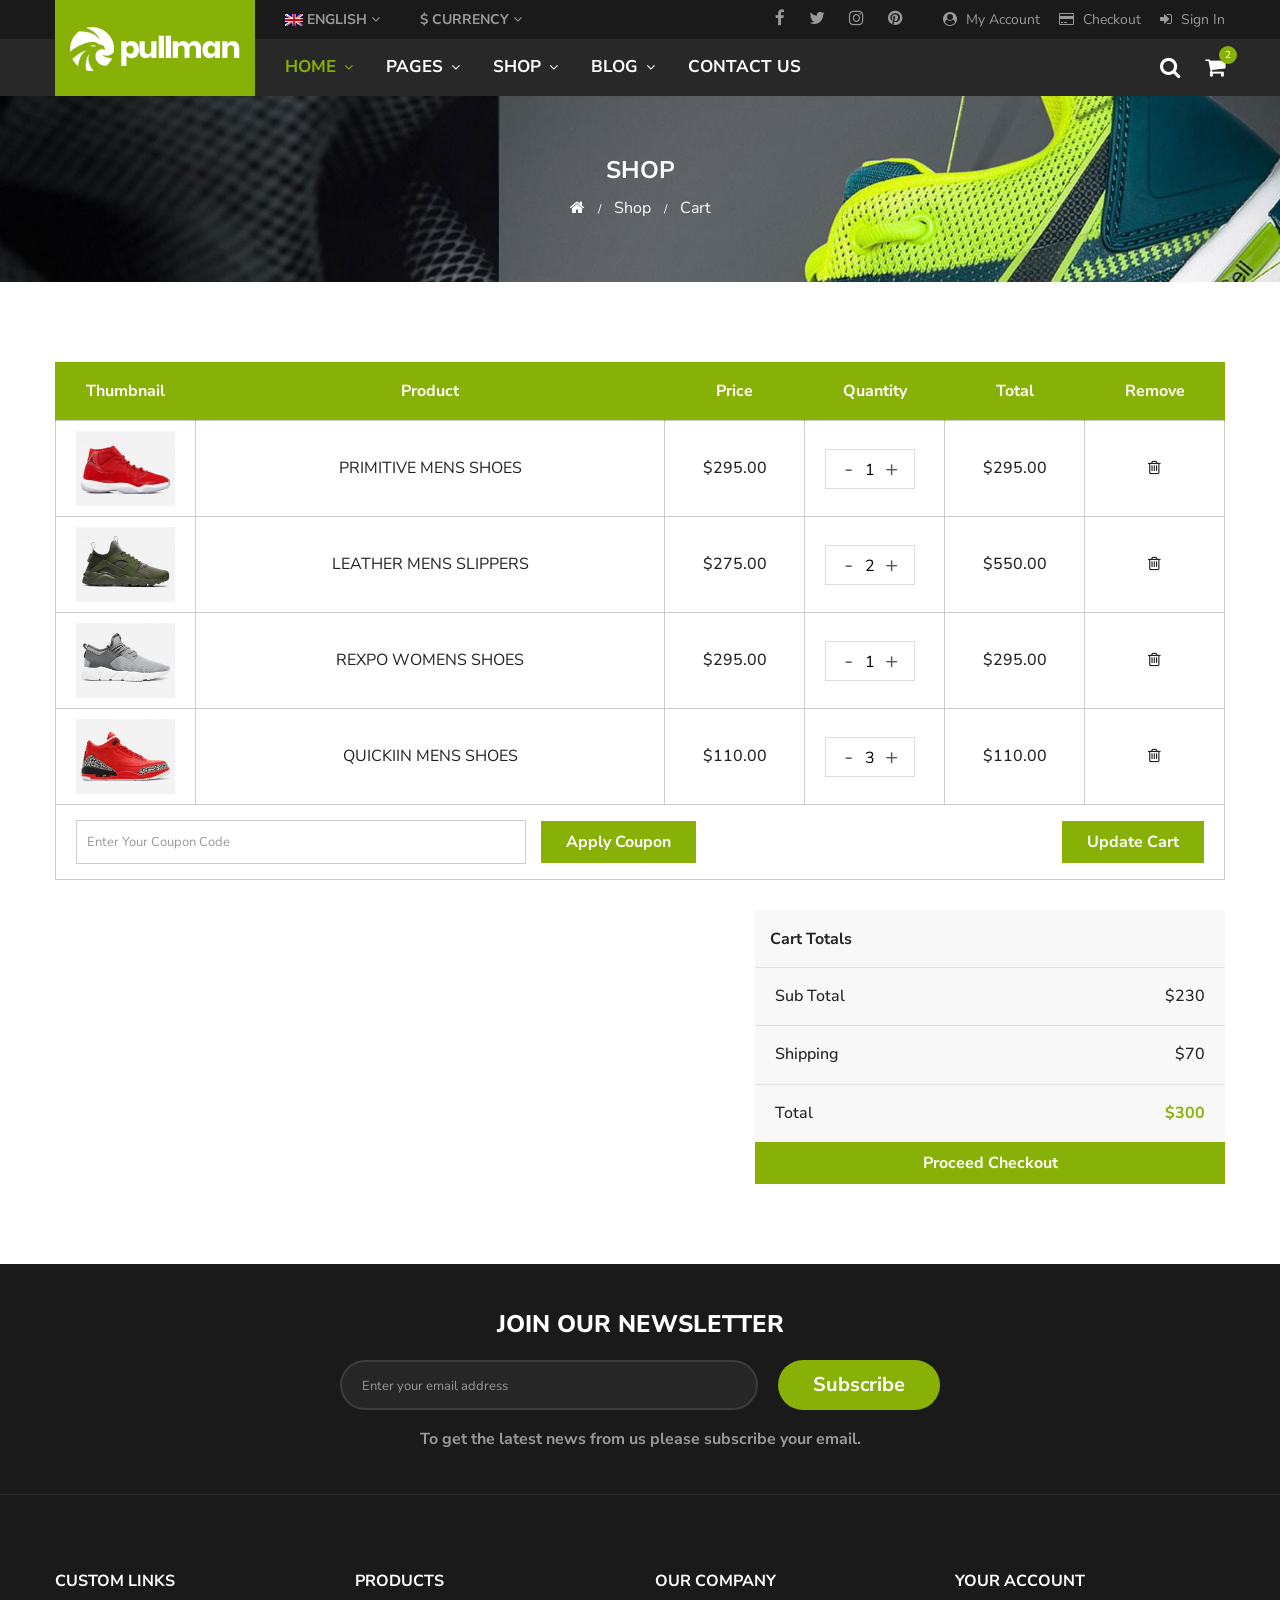
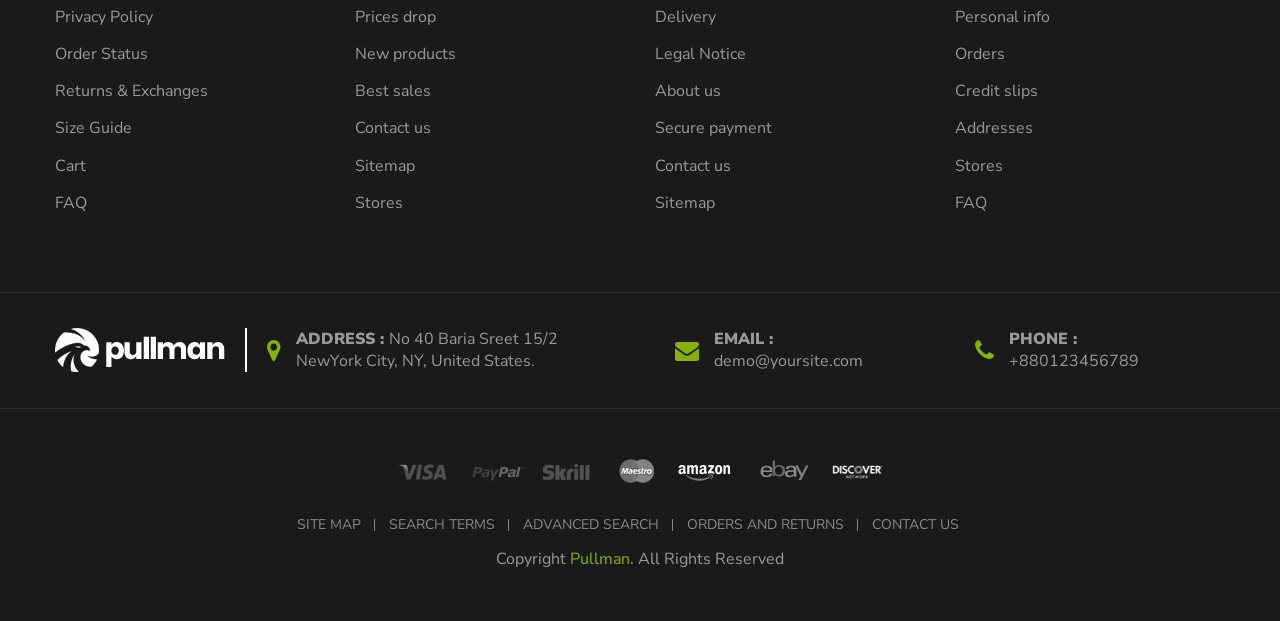
<file: shoesMall/src/main/webapp/cart.html>
﻿<!doctype html>
<html class="no-js" lang="en">

<head>
    <meta charset="utf-8">
    <meta http-equiv="x-ua-compatible" content="ie=edge">
    <title>Pullman - eCommerce Bootstrap 4 Template</title>
    <meta name="robots" content="noindex, follow" />
    <meta name="description" content="">
    <meta name="viewport" content="width=device-width, initial-scale=1, shrink-to-fit=no">
    <!-- Favicon -->
    <link rel="shortcut icon" type="image/x-icon" href="assets/img/favicon.ico">

    <!-- CSS
	============================================ -->
    <!-- google fonts -->
    <link href="https://fonts.googleapis.com/css?family=Nunito+Sans:300,300i,400,400i,600,700,800,900%7CPoppins:300,400,500,600,700,800,900" rel="stylesheet">
    <!-- Bootstrap CSS -->
    <link rel="stylesheet" href="assets/css/vendor/bootstrap.min.css">
    <!-- Font-awesome CSS -->
    <link rel="stylesheet" href="assets/css/vendor/font-awesome.min.css">
    <!-- Slick slider css -->
    <link rel="stylesheet" href="assets/css/plugins/slick.min.css">
    <!-- animate css -->
    <link rel="stylesheet" href="assets/css/plugins/animate.css">
    <!-- Nice Select css -->
    <link rel="stylesheet" href="assets/css/plugins/nice-select.css">
    <!-- jquery UI css -->
    <link rel="stylesheet" href="assets/css/plugins/jqueryui.min.css">
    <!-- main style css -->
    <link rel="stylesheet" href="assets/css/style.css">

</head>

<body>
    <!-- Start Header Area -->
    <header class="header-area">
        <!-- main header start -->
        <div class="main-header d-none d-lg-block">
            <!-- header top start -->
            <div class="header-top black-bg">
                <div class="container">
                    <div class="row align-items-center">
                        <div class="col-lg-6">
                            <div class="top-left-navigation">
                                <ul class="nav align-items-center">
                                    <li class="language">
                                        <img src="assets/img/icon/en.png" alt="flag"> ENGLISH
                                        <i class="fa fa-angle-down"></i>
                                        <ul class="dropdown-list">
                                            <li><a href="#"><img src="assets/img/icon/en.png" alt="flag"> English</a></li>
                                            <li><a href="#"><img src="assets/img/icon/fr.png" alt="flag"> French</a></li>
                                        </ul>
                                    </li>
                                    <li class="curreny-wrap">
                                        $ CURRENCY
                                        <i class="fa fa-angle-down"></i>
                                        <ul class="dropdown-list curreny-list">
                                            <li><a href="#">$ USD</a></li>
                                            <li><a href="#">€ EURO</a></li>
                                        </ul>
                                    </li>
                                </ul>
                            </div>
                        </div>
                        <div class="col-lg-6 d-flex justify-content-end">
                            <div class="header-social-link">
                                <a href="#"><i class="fa fa-facebook"></i></a>
                                <a href="#"><i class="fa fa-twitter"></i></a>
                                <a href="#"><i class="fa fa-instagram"></i></a>
                                <a href="#"><i class="fa fa-pinterest"></i></a>
                            </div>
                            <ul class="user-info-block">
                                <li><a href="my-account.html"><i class="fa fa-user-circle"></i> My Account</a></li>
                                <li><a href="checkout.html"><i class="fa fa-credit-card"></i> Checkout</a></li>
                                <li><a href="login-register.html"><i class="fa fa-sign-in"></i> Sign In</a></li>
                            </ul>
                        </div>
                    </div>
                </div>
            </div>
            <!-- header top end -->

            <!-- header middle area start -->
            <div class="header-main-area black-soft sticky">
                <div class="container">
                    <div class="row align-items-center position-relative">
                        <!-- start logo area -->
                        <div class="col-auto">
                            <div class="logo">
                                <a href="index.html">
                                    <img src="assets/img/logo/logo.png" alt="Brand Logo">
                                </a>
                            </div>
                        </div>
                        <!-- start logo area -->

                        <!-- main menu area start -->
                        <div class="col-auto position-static">
                            <div class="main-menu-area">
                                <div class="main-menu">
                                    <!-- main menu navbar start -->
                                    <nav class="desktop-menu">
                                        <ul>
                                            <li class="active"><a href="index.html">Home <i class="fa fa-angle-down"></i></a>
                                                <ul class="dropdown">
                                                    <li><a href="index.html">Home version 01</a></li>
                                                    <li><a href="index-2.html">Home version 02</a></li>
                                                    <li><a href="index-3.html">Home version 03</a></li>
                                                    <li><a href="index-4.html">Home version 04</a></li>
                                                    <li><a href="index-5.html">Home version 05</a></li>
                                                </ul>
                                            </li>
                                            <li class="position-static"><a href="#">pages <i class="fa fa-angle-down"></i></a>
                                                <ul class="megamenu dropdown">
                                                    <li class="mega-title"><span>column 01</span>
                                                        <ul>
                                                            <li><a href="shop.html">shop grid left
                                                                    sidebar</a></li>
                                                            <li><a href="shop-grid-right-sidebar.html">shop grid right
                                                                    sidebar</a></li>
                                                            <li><a href="shop-list-left-sidebar.html">shop list left sidebar</a></li>
                                                            <li><a href="shop-list-right-sidebar.html">shop list right sidebar</a></li>
                                                        </ul>
                                                    </li>
                                                    <li class="mega-title"><span>column 02</span>
                                                        <ul>
                                                            <li><a href="product-details.html">product details</a></li>
                                                            <li><a href="product-details-affiliate.html">product
                                                                    details
                                                                    affiliate</a></li>
                                                            <li><a href="product-details-variable.html">product details
                                                                    variable</a></li>
                                                            <li><a href="product-details-group.html">product details
                                                                    group</a></li>
                                                        </ul>
                                                    </li>
                                                    <li class="mega-title"><span>column 03</span>
                                                        <ul>
                                                            <li><a href="cart.html">cart</a></li>
                                                            <li><a href="checkout.html">checkout</a></li>
                                                            <li><a href="compare.html">compare</a></li>
                                                            <li><a href="wishlist.html">wishlist</a></li>
                                                        </ul>
                                                    </li>
                                                    <li class="mega-title"><span>column 04</span>
                                                        <ul>
                                                            <li><a href="my-account.html">my-account</a></li>
                                                            <li><a href="login-register.html">login-register</a></li>
                                                            <li><a href="about-us.html">about us</a></li>
                                                            <li><a href="contact-us.html">contact us</a></li>
                                                        </ul>
                                                    </li>
                                                </ul>
                                            </li>
                                            <li><a href="shop.html">shop <i class="fa fa-angle-down"></i></a>
                                                <ul class="dropdown">
                                                    <li><a href="#">shop grid layout <i class="fa fa-angle-right"></i></a>
                                                        <ul class="dropdown">
                                                            <li><a href="shop.html">shop grid left sidebar</a></li>
                                                            <li><a href="shop-grid-right-sidebar.html">shop grid right sidebar</a></li>
                                                            <li><a href="shop-grid-full-3-col.html">shop grid full 3 col</a></li>
                                                            <li><a href="shop-grid-full-4-col.html">shop grid full 4 col</a></li>
                                                        </ul>
                                                    </li>
                                                    <li><a href="#">shop list layout <i class="fa fa-angle-right"></i></a>
                                                        <ul class="dropdown">
                                                            <li><a href="shop-list-left-sidebar.html">shop list left sidebar</a></li>
                                                            <li><a href="shop-list-right-sidebar.html">shop list right sidebar</a></li>
                                                            <li><a href="shop-list-full-width.html">shop list full width</a></li>
                                                        </ul>
                                                    </li>
                                                    <li><a href="#">products details <i class="fa fa-angle-right"></i></a>
                                                        <ul class="dropdown">
                                                            <li><a href="product-details.html">product details</a></li>
                                                            <li><a href="product-details-affiliate.html">product details affiliate</a></li>
                                                            <li><a href="product-details-variable.html">product details variable</a></li>
                                                            <li><a href="product-details-group.html">product details group</a></li>
                                                        </ul>
                                                    </li>
                                                </ul>
                                            </li>
                                            <li><a href="blog-left-sidebar.html">Blog <i class="fa fa-angle-down"></i></a>
                                                <ul class="dropdown">
                                                    <li><a href="blog-left-sidebar.html">blog left sidebar</a></li>
                                                    <li><a href="blog-list-left-sidebar.html">blog list left sidebar</a></li>
                                                    <li><a href="blog-right-sidebar.html">blog right sidebar</a></li>
                                                    <li><a href="blog-list-right-sidebar.html">blog list right sidebar</a></li>
                                                    <li><a href="blog-grid-full-width.html">blog grid full width</a></li>
                                                    <li><a href="blog-details.html">blog details</a></li>
                                                    <li><a href="blog-details-left-sidebar.html">blog details left sidebar</a></li>
                                                    <li><a href="blog-details-audio.html">blog details audio</a></li>
                                                    <li><a href="blog-details-video.html">blog details video</a></li>
                                                    <li><a href="blog-details-image.html">blog details image</a></li>
                                                </ul>
                                            </li>
                                            <li><a href="contact-us.html">Contact us</a></li>
                                        </ul>
                                    </nav>
                                    <!-- main menu navbar end -->
                                </div>
                            </div>
                        </div>
                        <!-- main menu area end -->

                        <!-- mini cart area start -->
                        <div class="col-auto ml-auto">
                            <div class="header-right">
                                <div class="header-configure-area">
                                    <ul class="nav">
                                        <li>
                                            <a href="#" class="search-trigger"><i class="fa fa-search"></i></a>
                                        </li>
                                        <li class="mini-cart-wrap">
                                            <a href="#" class="minicart-btn">
                                                <i class="fa fa-shopping-cart"></i>
                                                <span class="notification">2</span>
                                            </a>
                                            <div class="cart-list-wrapper">
                                                <ul class="cart-list">
                                                    <li>
                                                        <div class="cart-img">
                                                            <a href="product-details.html"><img src="assets/img/cart/cart-1.jpg" alt=""></a>
                                                        </div>
                                                        <div class="cart-info">
                                                            <h6 class="product-name"><a href="product-details.html">7th Generation classic</a></h6>
                                                            <span class="cart-qty">Qty: 1</span>
                                                            <span class="item-price">$60.00</span>
                                                        </div>
                                                        <div class="del-icon">
                                                            <i class="fa fa-times"></i>
                                                        </div>
                                                    </li>
                                                    <li>
                                                        <div class="cart-img">
                                                            <a href="product-details.html"><img src="assets/img/cart/cart-2.jpg" alt=""></a>
                                                        </div>
                                                        <div class="cart-info">
                                                            <h6 class="product-name"><a href="product-details.html">Digital 8th generation</a></h6>
                                                            <span class="cart-qty">Qty: 2</span>
                                                            <span class="item-price">$70.00</span>
                                                        </div>
                                                        <div class="del-icon">
                                                            <i class="fa fa-times"></i>
                                                        </div>
                                                    </li>
                                                </ul>
                                                <ul class="minicart-pricing-box">
                                                    <li>
                                                        <span>Sub-Total</span>
                                                        <span><strong>$300.00</strong></span>
                                                    </li>
                                                    <li>
                                                        <span>Eco Tax (-2.00)</span>
                                                        <span><strong>$10.00</strong></span>
                                                    </li>
                                                    <li>
                                                        <span>VAT (20%)</span>
                                                        <span><strong>$60.00</strong></span>
                                                    </li>
                                                    <li class="total">
                                                        <span>Total</span>
                                                        <span><strong>$370.00</strong></span>
                                                    </li>
                                                </ul>
                                                <div class="minicart-button">
                                                    <a href="cart.html"><i class="fa fa-shopping-cart"></i> View Cart</a>
                                                    <a href="cart.html"><i class="fa fa-share"></i> Checkout</a>
                                                </div>
                                            </div>
                                        </li>
                                    </ul>
                                </div>
                            </div>
                        </div>
                        <!-- mini cart area end -->

                    </div>
                </div>
            </div>
            <!-- header middle area end -->
        </div>
        <!-- main header start -->

        <!-- mobile header start -->
        <!-- mobile header start -->
        <div class="mobile-header d-lg-none d-md-block sticky black-soft">
            <!--mobile header top start -->
            <div class="container-fluid">
                <div class="row align-items-center">
                    <div class="col-12">
                        <div class="mobile-main-header">
                            <div class="mobile-logo">
                                <a href="index.html">
                                    <img src="assets/img/logo/logo.png" alt="Brand Logo">
                                </a>
                            </div>
                            <div class="mobile-menu-toggler">
                                <div class="mini-cart-wrap">
                                    <a href="cart.html">
                                        <i class="fa fa-shopping-cart"></i>
                                        <div class="notification">0</div>
                                    </a>
                                </div>
                                <button class="mobile-menu-btn">
                                    <span></span>
                                    <span></span>
                                    <span></span>
                                </button>
                            </div>
                        </div>
                    </div>
                </div>
            </div>
            <!-- mobile header top start -->
        </div>
        <!-- mobile header end -->
        <!-- mobile header end -->

        <!-- offcanvas mobile menu start -->
        <!-- off-canvas menu start -->
        <aside class="off-canvas-wrapper">
            <div class="off-canvas-overlay"></div>
            <div class="off-canvas-inner-content">
                <div class="btn-close-off-canvas">
                    <i class="fa fa-close"></i>
                </div>

                <div class="off-canvas-inner">
                    <!-- search box start -->
                    <div class="search-box-offcanvas">
                        <form>
                            <input type="text" placeholder="Search Here...">
                            <button class="search-btn"><i class="fa fa-search"></i></button>
                        </form>
                    </div>
                    <!-- search box end -->

                    <!-- mobile menu start -->
                    <div class="mobile-navigation">

                        <!-- mobile menu navigation start -->
                        <nav>
                            <ul class="mobile-menu">
                                <li class="menu-item-has-children"><a href="index.html">Home</a>
                                    <ul class="dropdown">
                                        <li><a href="index.html">Home version 01</a></li>
                                        <li><a href="index-2.html">Home version 02</a></li>
                                        <li><a href="index-3.html">Home version 03</a></li>
                                        <li><a href="index-4.html">Home version 04</a></li>
                                        <li><a href="index-5.html">Home version 05</a></li>
                                    </ul>
                                </li>
                                <li class="menu-item-has-children"><a href="#">pages</a>
                                    <ul class="megamenu dropdown">
                                        <li class="mega-title menu-item-has-children"><a href="#">column 01</a>
                                            <ul class="dropdown">
                                                <li><a href="shop.html">shop grid left
                                                        sidebar</a></li>
                                                <li><a href="shop-grid-right-sidebar.html">shop grid right
                                                        sidebar</a></li>
                                                <li><a href="shop-list-left-sidebar.html">shop list left sidebar</a></li>
                                                <li><a href="shop-list-right-sidebar.html">shop list right sidebar</a></li>
                                            </ul>
                                        </li>
                                        <li class="mega-title menu-item-has-children"><a href="#">column 02</a>
                                            <ul class="dropdown">
                                                <li><a href="product-details.html">product details</a></li>
                                                <li><a href="product-details-affiliate.html">product
                                                        details
                                                        affiliate</a></li>
                                                <li><a href="product-details-variable.html">product details
                                                        variable</a></li>
                                                <li><a href="product-details-group.html">product details
                                                        group</a></li>
                                            </ul>
                                        </li>
                                        <li class="mega-title menu-item-has-children"><a href="#">column 03</a>
                                            <ul class="dropdown">
                                                <li><a href="cart.html">cart</a></li>
                                                <li><a href="checkout.html">checkout</a></li>
                                                <li><a href="compare.html">compare</a></li>
                                                <li><a href="wishlist.html">wishlist</a></li>
                                            </ul>
                                        </li>
                                        <li class="mega-title menu-item-has-children"><a href="#">column 04</a>
                                            <ul class="dropdown">
                                                <li><a href="my-account.html">my-account</a></li>
                                                <li><a href="login-register.html">login-register</a></li>
                                                <li><a href="about-us.html">about us</a></li>
                                                <li><a href="contact-us.html">contact us</a></li>
                                            </ul>
                                        </li>
                                    </ul>
                                </li>
                                <li class="menu-item-has-children "><a href="#">shop</a>
                                    <ul class="dropdown">
                                        <li class="menu-item-has-children"><a href="#">shop grid layout</a>
                                            <ul class="dropdown">
                                                <li><a href="shop.html">shop grid left sidebar</a></li>
                                                <li><a href="shop-grid-right-sidebar.html">shop grid right sidebar</a></li>
                                                <li><a href="shop-grid-full-3-col.html">shop grid full 3 col</a></li>
                                                <li><a href="shop-grid-full-4-col.html">shop grid full 4 col</a></li>
                                            </ul>
                                        </li>
                                        <li class="menu-item-has-children"><a href="#">shop list layout</a>
                                            <ul class="dropdown">
                                                <li><a href="shop-list-left-sidebar.html">shop list left sidebar</a></li>
                                                <li><a href="shop-list-right-sidebar.html">shop list right sidebar</a></li>
                                                <li><a href="shop-list-full-width.html">shop list full width</a></li>
                                            </ul>
                                        </li>
                                        <li class="menu-item-has-children"><a href="#">products details</a>
                                            <ul class="dropdown">
                                                <li><a href="product-details.html">product details</a></li>
                                                <li><a href="product-details-affiliate.html">product details affiliate</a></li>
                                                <li><a href="product-details-variable.html">product details variable</a></li>
                                                <li><a href="product-details-group.html">product details group</a></li>
                                            </ul>
                                        </li>
                                    </ul>
                                </li>
                                <li class="menu-item-has-children "><a href="#">Blog</a>
                                    <ul class="dropdown">
                                        <li><a href="blog-left-sidebar.html">blog left sidebar</a></li>
                                        <li><a href="blog-list-left-sidebar.html">blog list left sidebar</a></li>
                                        <li><a href="blog-right-sidebar.html">blog right sidebar</a></li>
                                        <li><a href="blog-list-right-sidebar.html">blog list right sidebar</a></li>
                                        <li><a href="blog-grid-full-width.html">blog grid full width</a></li>
                                        <li><a href="blog-details.html">blog details</a></li>
                                        <li><a href="blog-details-left-sidebar.html">blog details left sidebar</a></li>
                                        <li><a href="blog-details-audio.html">blog details audio</a></li>
                                        <li><a href="blog-details-video.html">blog details video</a></li>
                                        <li><a href="blog-details-image.html">blog details image</a></li>
                                    </ul>
                                </li>
                                <li><a href="contact-us.html">Contact us</a></li>
                            </ul>
                        </nav>
                        <!-- mobile menu navigation end -->
                    </div>
                    <!-- mobile menu end -->

                    <div class="mobile-settings">
                        <ul class="nav">
                            <li>
                                <div class="dropdown mobile-top-dropdown">
                                    <a href="#" class="dropdown-toggle" id="currency" data-toggle="dropdown" aria-haspopup="true" aria-expanded="false">
                                        Currency
                                        <i class="fa fa-angle-down"></i>
                                    </a>
                                    <div class="dropdown-menu" aria-labelledby="currency">
                                        <a class="dropdown-item" href="#">$ USD</a>
                                        <a class="dropdown-item" href="#">$ EURO</a>
                                    </div>
                                </div>
                            </li>
                            <li>
                                <div class="dropdown mobile-top-dropdown">
                                    <a href="#" class="dropdown-toggle" id="myaccount" data-toggle="dropdown" aria-haspopup="true" aria-expanded="false">
                                        My Account
                                        <i class="fa fa-angle-down"></i>
                                    </a>
                                    <div class="dropdown-menu" aria-labelledby="myaccount">
                                        <a class="dropdown-item" href="my-account.html">my account</a>
                                        <a class="dropdown-item" href="login-register.html"> login</a>
                                        <a class="dropdown-item" href="login-register.html">register</a>
                                    </div>
                                </div>
                            </li>
                        </ul>
                    </div>

                    <!-- offcanvas widget area start -->
                    <div class="offcanvas-widget-area">
                        <div class="off-canvas-contact-widget">
                            <ul>
                                <li><i class="fa fa-mobile"></i>
                                    <a href="#">0123456789</a>
                                </li>
                                <li><i class="fa fa-envelope-o"></i>
                                    <a href="#">info@yourdomain.com</a>
                                </li>
                            </ul>
                        </div>
                        <div class="off-canvas-social-widget">
                            <a href="#"><i class="fa fa-facebook"></i></a>
                            <a href="#"><i class="fa fa-twitter"></i></a>
                            <a href="#"><i class="fa fa-pinterest-p"></i></a>
                            <a href="#"><i class="fa fa-linkedin"></i></a>
                            <a href="#"><i class="fa fa-youtube-play"></i></a>
                        </div>
                    </div>
                    <!-- offcanvas widget area end -->
                </div>
            </div>
        </aside>
        <!-- off-canvas menu end -->
        <!-- offcanvas mobile menu end -->
    </header>
    <!-- end Header Area -->


    <!-- offcanvas search form start -->
    <div class="offcanvas-search-wrapper">
        <div class="offcanvas-search-inner">
            <div class="offcanvas-close">
                <i class="fa fa-close"></i>
            </div>
            <div class="container">
                <div class="offcanvas-search-box">
                    <form class="d-flex bdr-bottom w-100">
                        <input type="text" placeholder="Search entire storage here...">
                        <button class="search-btn"><i class="fa fa-search"></i>search</button>
                    </form>
                </div>
            </div>
        </div>
    </div>
    <!-- offcanvas search form end -->

    <main>
        <!-- breadcrumb area start -->
        <div class="breadcrumb-area breadcrumb-img bg-img" data-bg="assets/img/banner/shop.jpg">
            <div class="container">
                <div class="row">
                    <div class="col-12">
                        <div class="breadcrumb-wrap">
                            <nav aria-label="breadcrumb">
                                <h3 class="breadcrumb-title">SHOP</h3>
                                <ul class="breadcrumb justify-content-center">
                                    <li class="breadcrumb-item"><a href="index.html"><i class="fa fa-home"></i></a></li>
                                    <li class="breadcrumb-item"><a href="shop.html">Shop</a></li>
                                    <li class="breadcrumb-item active" aria-current="page">Cart</li>
                                </ul>
                            </nav>
                        </div>
                    </div>
                </div>
            </div>
        </div>
        <!-- breadcrumb area end -->

        <!-- cart main wrapper start -->
        <div class="cart-main-wrapper section-padding">
            <div class="container">
                <div class="section-bg-color">
                    <div class="row">
                        <div class="col-lg-12">
                            <!-- Cart Table Area -->
                            <div class="cart-table table-responsive">
                                <table class="table table-bordered">
                                    <thead>
                                        <tr>
                                            <th class="pro-thumbnail">Thumbnail</th>
                                            <th class="pro-title">Product</th>
                                            <th class="pro-price">Price</th>
                                            <th class="pro-quantity">Quantity</th>
                                            <th class="pro-subtotal">Total</th>
                                            <th class="pro-remove">Remove</th>
                                        </tr>
                                    </thead>
                                    <tbody>
                                        <tr>
                                            <td class="pro-thumbnail"><a href="#"><img class="img-fluid" src="assets/img/product/product-1.jpg" alt="Product" /></a></td>
                                            <td class="pro-title"><a href="#">PRIMITIVE MENS SHOES</a></td>
                                            <td class="pro-price"><span>$295.00</span></td>
                                            <td class="pro-quantity">
                                                <div class="pro-qty"><input type="text" value="1"></div>
                                            </td>
                                            <td class="pro-subtotal"><span>$295.00</span></td>
                                            <td class="pro-remove"><a href="#"><i class="fa fa-trash-o"></i></a></td>
                                        </tr>
                                        <tr>
                                            <td class="pro-thumbnail"><a href="#"><img class="img-fluid" src="assets/img/product/product-2.jpg" alt="Product" /></a></td>
                                            <td class="pro-title"><a href="#">LEATHER MENS SLIPPERS</a></td>
                                            <td class="pro-price"><span>$275.00</span></td>
                                            <td class="pro-quantity">
                                                <div class="pro-qty"><input type="text" value="2"></div>
                                            </td>
                                            <td class="pro-subtotal"><span>$550.00</span></td>
                                            <td class="pro-remove"><a href="#"><i class="fa fa-trash-o"></i></a></td>
                                        </tr>
                                        <tr>
                                            <td class="pro-thumbnail"><a href="#"><img class="img-fluid" src="assets/img/product/product-3.jpg" alt="Product" /></a></td>
                                            <td class="pro-title"><a href="#">REXPO WOMENS SHOES</a></td>
                                            <td class="pro-price"><span>$295.00</span></td>
                                            <td class="pro-quantity">
                                                <div class="pro-qty">
                                                    <input type="text" value="1" />
                                                </div>
                                            </td>
                                            <td class="pro-subtotal"><span>$295.00</span></td>
                                            <td class="pro-remove"><a href="#"><i class="fa fa-trash-o"></i></a></td>
                                        </tr>
                                        <tr>
                                            <td class="pro-thumbnail"><a href="#"><img class="img-fluid" src="assets/img/product/product-4.jpg" alt="Product" /></a></td>
                                            <td class="pro-title"><a href="#">QUICKIIN MENS SHOES</a></td>
                                            <td class="pro-price"><span>$110.00</span></td>
                                            <td class="pro-quantity">
                                                <div class="pro-qty">
                                                    <input id="inputs" type="text" value="3" />
                                                </div>
                                            </td>
                                            <td class="pro-subtotal"><span>$110.00</span></td>
                                            <td class="pro-remove"><a href="#"><i class="fa fa-trash-o"></i></a></td>
                                        </tr>
                                    </tbody>
                                </table>
                            </div>
                            <!-- Cart Update Option -->
                            <div class="cart-update-option d-block d-md-flex justify-content-between">
                                <div class="apply-coupon-wrapper">
                                    <form action="#" method="post" class=" d-block d-md-flex">
                                        <input type="text" placeholder="Enter Your Coupon Code" required />
                                        <button class="btn btn-sqr">Apply Coupon</button>
                                    </form>
                                </div>
                                <div class="cart-update">
                                    <a href="#" class="btn btn-sqr">Update Cart</a>
                                </div>
                            </div>
                        </div>
                    </div>
                    <div class="row">
                        <div class="col-lg-5 ml-auto">
                            <!-- Cart Calculation Area -->
                            <div class="cart-calculator-wrapper">
                                <div class="cart-calculate-items">
                                    <h6>Cart Totals</h6>
                                    <div class="table-responsive">
                                        <table class="table">
                                            <tr>
                                                <td>Sub Total</td>
                                                <td>$230</td>
                                            </tr>
                                            <tr>
                                                <td>Shipping</td>
                                                <td>$70</td>
                                            </tr>
                                            <tr class="total">
                                                <td>Total</td>
                                                <td class="total-amount">$300</td>
                                            </tr>
                                        </table>
                                    </div>
                                </div>
                                <a href="checkout.html" class="btn btn-sqr d-block">Proceed Checkout</a>
                            </div>
                        </div>
                    </div>
                </div>
            </div>
        </div>
        <!-- cart main wrapper end -->
    </main>

    <!-- Scroll to top start -->
    <div class="scroll-top not-visible">
        <i class="fa fa-angle-up"></i>
    </div>
    <!-- Scroll to Top End -->


    <!-- footer area start -->
    <footer class="black-bg">
        <!-- newsletter area start -->
        <section class="newsletter-area">
            <div class="container">
                <div class="row">
                    <div class="col-12">
                        <div class="newsletter-wrapper text-center">
                            <h3 class="title text-white">JOIN OUR NEWSLETTER</h3>
                            <form class="newsletter-inner" id="mc-form">
                                <input type="email" class="news-field" id="mc-email" autocomplete="off" placeholder="Enter your email address">
                                <button class="news-btn" id="mc-submit">Subscribe</button>
                            </form>
                            <h6 class="newsletter-subtitle">To get the latest news from us please subscribe your email.</h6>
                            <!-- mailchimp-alerts Start -->
                            <div class="mailchimp-alerts">
                                <div class="mailchimp-submitting"></div><!-- mailchimp-submitting end -->
                                <div class="mailchimp-success"></div><!-- mailchimp-success end -->
                                <div class="mailchimp-error"></div><!-- mailchimp-error end -->
                            </div>
                            <!-- mailchimp-alerts end -->
                        </div>
                    </div>
                </div>
            </div>
        </section>
        <!-- newsletter area end -->
        <div class="footer-widget-area">
            <div class="container">
                <div class="row mtn-30">
                    <div class="col-lg-3 col-sm-6">
                        <div class="footer-widget-item mt-30">
                            <h6 class="widget-title">CUSTOM LINKS</h6>
                            <ul class="usefull-links">
                                <li><a href="#">Privacy Policy</a></li>
                                <li><a href="#">Order Status</a></li>
                                <li><a href="#">Returns & Exchanges</a></li>
                                <li><a href="#">Size Guide</a></li>
                                <li><a href="#">Cart</a></li>
                                <li><a href="#">FAQ</a></li>
                            </ul>
                        </div>
                    </div>
                    <div class="col-lg-3 col-sm-6">
                        <div class="footer-widget-item mt-30">
                            <h6 class="widget-title">PRODUCTS</h6>
                            <ul class="usefull-links">
                                <li><a href="#">Prices drop</a></li>
                                <li><a href="#">New products</a></li>
                                <li><a href="#">Best sales</a></li>
                                <li><a href="#">Contact us</a></li>
                                <li><a href="#">Sitemap</a></li>
                                <li><a href="#">Stores</a></li>
                            </ul>
                        </div>
                    </div>
                    <div class="col-lg-3 col-sm-6">
                        <div class="footer-widget-item mt-30">
                            <h6 class="widget-title">OUR COMPANY</h6>
                            <ul class="usefull-links">
                                <li><a href="#">Delivery</a></li>
                                <li><a href="#">Legal Notice</a></li>
                                <li><a href="#">About us</a></li>
                                <li><a href="#">Secure payment</a></li>
                                <li><a href="#">Contact us</a></li>
                                <li><a href="#">Sitemap</a></li>
                            </ul>
                        </div>
                    </div>
                    <div class="col-lg-3 col-sm-6">
                        <div class="footer-widget-item mt-30">
                            <h6 class="widget-title">YOUR ACCOUNT</h6>
                            <ul class="usefull-links">
                                <li><a href="#">Personal info</a></li>
                                <li><a href="#">Orders</a></li>
                                <li><a href="#">Credit slips</a></li>
                                <li><a href="#">Addresses</a></li>
                                <li><a href="#">Stores</a></li>
                                <li><a href="#">FAQ</a></li>
                            </ul>
                        </div>
                    </div>
                </div>
            </div>
        </div>
        <div class="footer-middle-area">
            <div class="container">
                <div class="row mtn-30">
                    <div class="col-lg-6 col-sm-12">
                        <div class="address-block mt-30">
                            <div class="footer-logo">
                                <a href="index.html">
                                    <img src="assets/img/logo/logo.png" alt="Brand Logo">
                                </a>
                            </div>
                            <address class="address-info d-flex align-items-center">
                                <i class="fa fa-map-marker"></i>
                                <p><span>ADDRESS : </span> No 40 Baria Sreet 15/2 NewYork City, NY, United States.</p>
                            </address>
                        </div>
                    </div>
                    <div class="col-lg-3 col-sm-6">
                        <address class="address-info email mt-30">
                            <i class="fa fa-envelope"></i>
                            <p><span>EMAIL : </span><a href="emailto:demo@yoursite.com">demo@yoursite.com</a></p>
                        </address>
                    </div>
                    <div class="col-lg-3 col-sm-6">
                        <address class="address-info email mt-30">
                            <i class="fa fa-phone"></i>
                            <p><span>PHONE : </span><a href="tel:+880123456789">+880123456789</a></p>
                        </address>
                    </div>
                </div>
            </div>
        </div>
        <div class="footer-bottom-area text-center">
            <div class="container">
                <div class="row">
                    <div class="col-12">
                        <div class="payment-method-list">
                            <img src="assets/img/payment-2.png" alt="payment method">
                        </div>
                        <div class="footer-link">
                            <a href="#">SITE MAP</a>
                            <a href="#">SEARCH TERMS</a>
                            <a href="#">ADVANCED SEARCH</a>
                            <a href="#">ORDERS AND RETURNS</a>
                            <a href="#">CONTACT US</a>
                        </div>
                        <p class="copyright">
                            Copyright <a href="http://www.17sucai.com/">Pullman</a>. All Rights Reserved
                        </p>
                    </div>
                </div>
            </div>
        </div>
    </footer>
    <!-- footer area end -->



    <!-- JS
============================================ -->

    <!-- Modernizer JS -->
    <script src="assets/js/vendor/modernizr-3.6.0.min.js"></script>
    <!-- jQuery JS -->
    <script src="assets/js/vendor/jquery-3.3.1.min.js"></script>
    <!-- Popper JS -->
    <script src="assets/js/vendor/popper.min.js"></script>
    <!-- Bootstrap JS -->
    <script src="assets/js/vendor/bootstrap.min.js"></script>
    <!-- slick Slider JS -->
    <script src="assets/js/plugins/slick.min.js"></script>
    <!-- Countdown JS -->
    <script src="assets/js/plugins/countdown.min.js"></script>
    <!-- Nice Select JS -->
    <script src="assets/js/plugins/nice-select.min.js"></script>
    <!-- jquery UI JS -->
    <script src="assets/js/plugins/jqueryui.min.js"></script>
    <!-- Image zoom JS -->
    <script src="assets/js/plugins/image-zoom.min.js"></script>
    <!-- image loaded js -->
    <script src="assets/js/plugins/imagesloaded.pkgd.min.js"></script>
    <!-- masonry  -->
    <script src="assets/js/plugins/masonry.pkgd.min.js"></script>
    <!-- mailchimp active js -->
    <script src="assets/js/plugins/ajaxchimp.js"></script>
    <!-- contact form dynamic js -->
    <script src="assets/js/plugins/ajax-mail.js"></script>
    <!-- google map api -->
    <script src="http://ditu.google.cn/maps/api/js?key=AIzaSyCfmCVTjRI007pC1Yk2o2d_EhgkjTsFVN8"></script>
    <!-- google map active js -->
    <script src="assets/js/plugins/google-map.js"></script>
    <!-- Main JS -->
    <script src="assets/js/main.js"></script>
    <script type="text/javascript">  
    	
    </script>
</body>

</html>
</file>
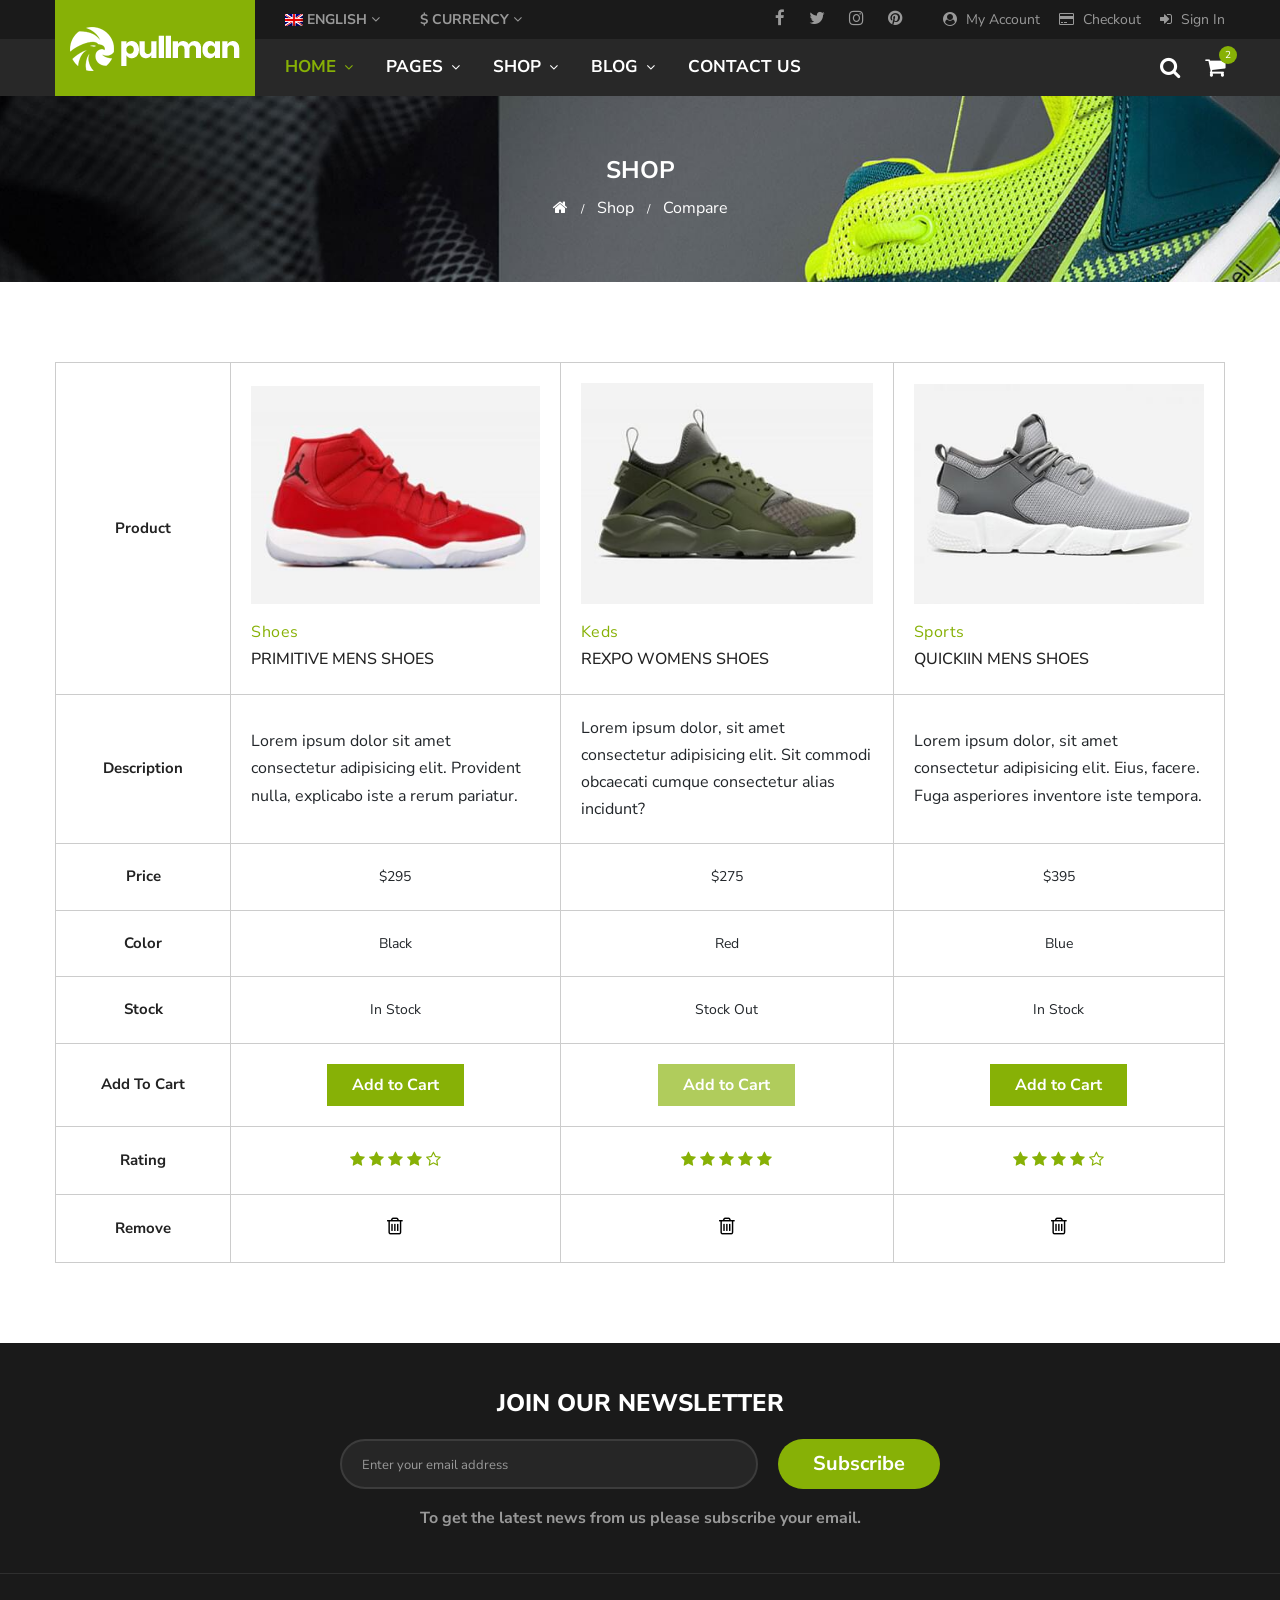
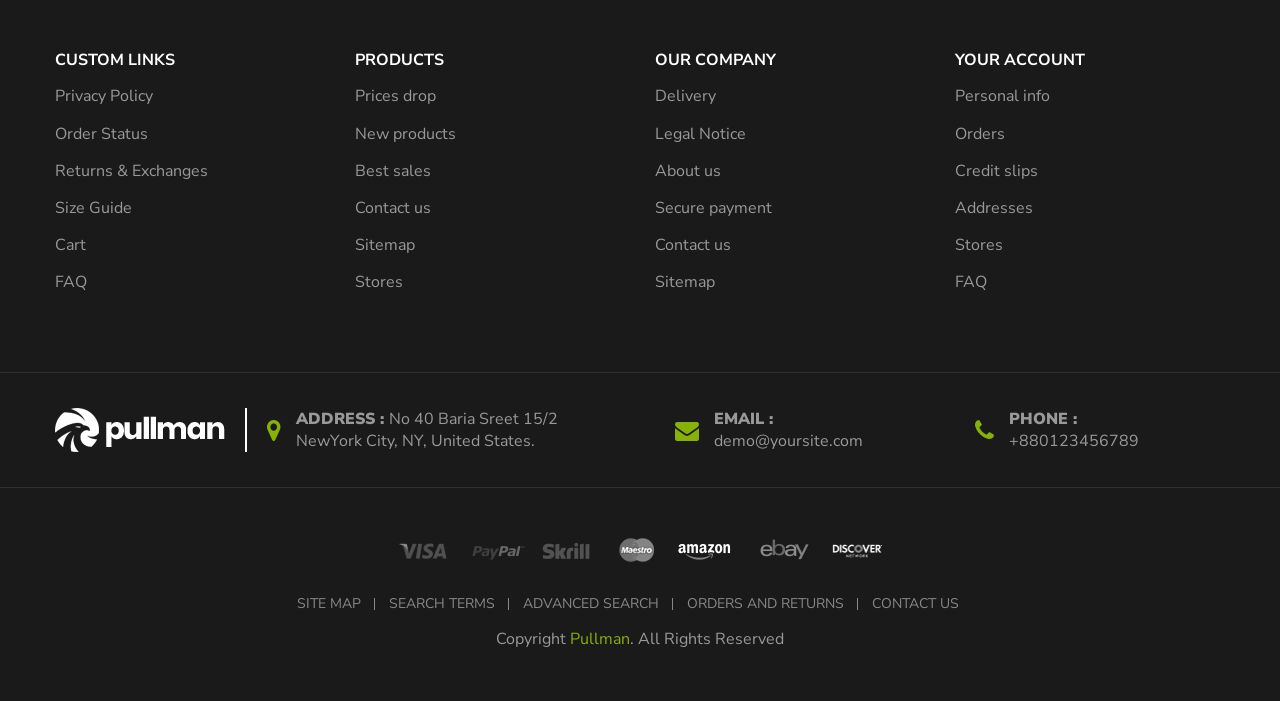
<file: shoesMall/src/main/webapp/compare.html>
﻿<!doctype html>
<html class="no-js" lang="en">

<head>
    <meta charset="utf-8">
    <meta http-equiv="x-ua-compatible" content="ie=edge">
    <title>Pullman - eCommerce Bootstrap 4 Template</title>
    <meta name="robots" content="noindex, follow" />
    <meta name="description" content="">
    <meta name="viewport" content="width=device-width, initial-scale=1, shrink-to-fit=no">
    <!-- Favicon -->
    <link rel="shortcut icon" type="image/x-icon" href="assets/img/favicon.ico">

    <!-- CSS
	============================================ -->
    <!-- google fonts -->
    <link href="https://fonts.googleapis.com/css?family=Nunito+Sans:300,300i,400,400i,600,700,800,900%7CPoppins:300,400,500,600,700,800,900" rel="stylesheet">
    <!-- Bootstrap CSS -->
    <link rel="stylesheet" href="assets/css/vendor/bootstrap.min.css">
    <!-- Font-awesome CSS -->
    <link rel="stylesheet" href="assets/css/vendor/font-awesome.min.css">
    <!-- Slick slider css -->
    <link rel="stylesheet" href="assets/css/plugins/slick.min.css">
    <!-- animate css -->
    <link rel="stylesheet" href="assets/css/plugins/animate.css">
    <!-- Nice Select css -->
    <link rel="stylesheet" href="assets/css/plugins/nice-select.css">
    <!-- jquery UI css -->
    <link rel="stylesheet" href="assets/css/plugins/jqueryui.min.css">
    <!-- main style css -->
    <link rel="stylesheet" href="assets/css/style.css">

</head>

<body>
    <!-- Start Header Area -->
    <header class="header-area">
        <!-- main header start -->
        <div class="main-header d-none d-lg-block">
            <!-- header top start -->
            <div class="header-top black-bg">
                <div class="container">
                    <div class="row align-items-center">
                        <div class="col-lg-6">
                            <div class="top-left-navigation">
                                <ul class="nav align-items-center">
                                    <li class="language">
                                        <img src="assets/img/icon/en.png" alt="flag"> ENGLISH
                                        <i class="fa fa-angle-down"></i>
                                        <ul class="dropdown-list">
                                            <li><a href="#"><img src="assets/img/icon/en.png" alt="flag"> English</a></li>
                                            <li><a href="#"><img src="assets/img/icon/fr.png" alt="flag"> French</a></li>
                                        </ul>
                                    </li>
                                    <li class="curreny-wrap">
                                        $ CURRENCY
                                        <i class="fa fa-angle-down"></i>
                                        <ul class="dropdown-list curreny-list">
                                            <li><a href="#">$ USD</a></li>
                                            <li><a href="#">€ EURO</a></li>
                                        </ul>
                                    </li>
                                </ul>
                            </div>
                        </div>
                        <div class="col-lg-6 d-flex justify-content-end">
                            <div class="header-social-link">
                                <a href="#"><i class="fa fa-facebook"></i></a>
                                <a href="#"><i class="fa fa-twitter"></i></a>
                                <a href="#"><i class="fa fa-instagram"></i></a>
                                <a href="#"><i class="fa fa-pinterest"></i></a>
                            </div>
                            <ul class="user-info-block">
                                <li><a href="my-account.html"><i class="fa fa-user-circle"></i> My Account</a></li>
                                <li><a href="checkout.html"><i class="fa fa-credit-card"></i> Checkout</a></li>
                                <li><a href="login-register.html"><i class="fa fa-sign-in"></i> Sign In</a></li>
                            </ul>
                        </div>
                    </div>
                </div>
            </div>
            <!-- header top end -->

            <!-- header middle area start -->
            <div class="header-main-area black-soft sticky">
                <div class="container">
                    <div class="row align-items-center position-relative">
                        <!-- start logo area -->
                        <div class="col-auto">
                            <div class="logo">
                                <a href="index.html">
                                    <img src="assets/img/logo/logo.png" alt="Brand Logo">
                                </a>
                            </div>
                        </div>
                        <!-- start logo area -->

                        <!-- main menu area start -->
                        <div class="col-auto position-static">
                            <div class="main-menu-area">
                                <div class="main-menu">
                                    <!-- main menu navbar start -->
                                    <nav class="desktop-menu">
                                        <ul>
                                            <li class="active"><a href="index.html">Home <i class="fa fa-angle-down"></i></a>
                                                <ul class="dropdown">
                                                    <li><a href="index.html">Home version 01</a></li>
                                                    <li><a href="index-2.html">Home version 02</a></li>
                                                    <li><a href="index-3.html">Home version 03</a></li>
                                                    <li><a href="index-4.html">Home version 04</a></li>
                                                    <li><a href="index-5.html">Home version 05</a></li>
                                                </ul>
                                            </li>
                                            <li class="position-static"><a href="#">pages <i class="fa fa-angle-down"></i></a>
                                                <ul class="megamenu dropdown">
                                                    <li class="mega-title"><span>column 01</span>
                                                        <ul>
                                                            <li><a href="shop.html">shop grid left
                                                                    sidebar</a></li>
                                                            <li><a href="shop-grid-right-sidebar.html">shop grid right
                                                                    sidebar</a></li>
                                                            <li><a href="shop-list-left-sidebar.html">shop list left sidebar</a></li>
                                                            <li><a href="shop-list-right-sidebar.html">shop list right sidebar</a></li>
                                                        </ul>
                                                    </li>
                                                    <li class="mega-title"><span>column 02</span>
                                                        <ul>
                                                            <li><a href="product-details.html">product details</a></li>
                                                            <li><a href="product-details-affiliate.html">product
                                                                    details
                                                                    affiliate</a></li>
                                                            <li><a href="product-details-variable.html">product details
                                                                    variable</a></li>
                                                            <li><a href="product-details-group.html">product details
                                                                    group</a></li>
                                                        </ul>
                                                    </li>
                                                    <li class="mega-title"><span>column 03</span>
                                                        <ul>
                                                            <li><a href="cart.html">cart</a></li>
                                                            <li><a href="checkout.html">checkout</a></li>
                                                            <li><a href="compare.html">compare</a></li>
                                                            <li><a href="wishlist.html">wishlist</a></li>
                                                        </ul>
                                                    </li>
                                                    <li class="mega-title"><span>column 04</span>
                                                        <ul>
                                                            <li><a href="my-account.html">my-account</a></li>
                                                            <li><a href="login-register.html">login-register</a></li>
                                                            <li><a href="about-us.html">about us</a></li>
                                                            <li><a href="contact-us.html">contact us</a></li>
                                                        </ul>
                                                    </li>
                                                </ul>
                                            </li>
                                            <li><a href="shop.html">shop <i class="fa fa-angle-down"></i></a>
                                                <ul class="dropdown">
                                                    <li><a href="#">shop grid layout <i class="fa fa-angle-right"></i></a>
                                                        <ul class="dropdown">
                                                            <li><a href="shop.html">shop grid left sidebar</a></li>
                                                            <li><a href="shop-grid-right-sidebar.html">shop grid right sidebar</a></li>
                                                            <li><a href="shop-grid-full-3-col.html">shop grid full 3 col</a></li>
                                                            <li><a href="shop-grid-full-4-col.html">shop grid full 4 col</a></li>
                                                        </ul>
                                                    </li>
                                                    <li><a href="#">shop list layout <i class="fa fa-angle-right"></i></a>
                                                        <ul class="dropdown">
                                                            <li><a href="shop-list-left-sidebar.html">shop list left sidebar</a></li>
                                                            <li><a href="shop-list-right-sidebar.html">shop list right sidebar</a></li>
                                                            <li><a href="shop-list-full-width.html">shop list full width</a></li>
                                                        </ul>
                                                    </li>
                                                    <li><a href="#">products details <i class="fa fa-angle-right"></i></a>
                                                        <ul class="dropdown">
                                                            <li><a href="product-details.html">product details</a></li>
                                                            <li><a href="product-details-affiliate.html">product details affiliate</a></li>
                                                            <li><a href="product-details-variable.html">product details variable</a></li>
                                                            <li><a href="product-details-group.html">product details group</a></li>
                                                        </ul>
                                                    </li>
                                                </ul>
                                            </li>
                                            <li><a href="blog-left-sidebar.html">Blog <i class="fa fa-angle-down"></i></a>
                                                <ul class="dropdown">
                                                    <li><a href="blog-left-sidebar.html">blog left sidebar</a></li>
                                                    <li><a href="blog-list-left-sidebar.html">blog list left sidebar</a></li>
                                                    <li><a href="blog-right-sidebar.html">blog right sidebar</a></li>
                                                    <li><a href="blog-list-right-sidebar.html">blog list right sidebar</a></li>
                                                    <li><a href="blog-grid-full-width.html">blog grid full width</a></li>
                                                    <li><a href="blog-details.html">blog details</a></li>
                                                    <li><a href="blog-details-left-sidebar.html">blog details left sidebar</a></li>
                                                    <li><a href="blog-details-audio.html">blog details audio</a></li>
                                                    <li><a href="blog-details-video.html">blog details video</a></li>
                                                    <li><a href="blog-details-image.html">blog details image</a></li>
                                                </ul>
                                            </li>
                                            <li><a href="contact-us.html">Contact us</a></li>
                                        </ul>
                                    </nav>
                                    <!-- main menu navbar end -->
                                </div>
                            </div>
                        </div>
                        <!-- main menu area end -->

                        <!-- mini cart area start -->
                        <div class="col-auto ml-auto">
                            <div class="header-right">
                                <div class="header-configure-area">
                                    <ul class="nav">
                                        <li>
                                            <a href="#" class="search-trigger"><i class="fa fa-search"></i></a>
                                        </li>
                                        <li class="mini-cart-wrap">
                                            <a href="#" class="minicart-btn">
                                                <i class="fa fa-shopping-cart"></i>
                                                <span class="notification">2</span>
                                            </a>
                                            <div class="cart-list-wrapper">
                                                <ul class="cart-list">
                                                    <li>
                                                        <div class="cart-img">
                                                            <a href="product-details.html"><img src="assets/img/cart/cart-1.jpg" alt=""></a>
                                                        </div>
                                                        <div class="cart-info">
                                                            <h6 class="product-name"><a href="product-details.html">7th Generation classic</a></h6>
                                                            <span class="cart-qty">Qty: 1</span>
                                                            <span class="item-price">$60.00</span>
                                                        </div>
                                                        <div class="del-icon">
                                                            <i class="fa fa-times"></i>
                                                        </div>
                                                    </li>
                                                    <li>
                                                        <div class="cart-img">
                                                            <a href="product-details.html"><img src="assets/img/cart/cart-2.jpg" alt=""></a>
                                                        </div>
                                                        <div class="cart-info">
                                                            <h6 class="product-name"><a href="product-details.html">Digital 8th generation</a></h6>
                                                            <span class="cart-qty">Qty: 2</span>
                                                            <span class="item-price">$70.00</span>
                                                        </div>
                                                        <div class="del-icon">
                                                            <i class="fa fa-times"></i>
                                                        </div>
                                                    </li>
                                                </ul>
                                                <ul class="minicart-pricing-box">
                                                    <li>
                                                        <span>Sub-Total</span>
                                                        <span><strong>$300.00</strong></span>
                                                    </li>
                                                    <li>
                                                        <span>Eco Tax (-2.00)</span>
                                                        <span><strong>$10.00</strong></span>
                                                    </li>
                                                    <li>
                                                        <span>VAT (20%)</span>
                                                        <span><strong>$60.00</strong></span>
                                                    </li>
                                                    <li class="total">
                                                        <span>Total</span>
                                                        <span><strong>$370.00</strong></span>
                                                    </li>
                                                </ul>
                                                <div class="minicart-button">
                                                    <a href="cart.html"><i class="fa fa-shopping-cart"></i> View Cart</a>
                                                    <a href="cart.html"><i class="fa fa-share"></i> Checkout</a>
                                                </div>
                                            </div>
                                        </li>
                                    </ul>
                                </div>
                            </div>
                        </div>
                        <!-- mini cart area end -->

                    </div>
                </div>
            </div>
            <!-- header middle area end -->
        </div>
        <!-- main header start -->

        <!-- mobile header start -->
        <!-- mobile header start -->
        <div class="mobile-header d-lg-none d-md-block sticky black-soft">
            <!--mobile header top start -->
            <div class="container-fluid">
                <div class="row align-items-center">
                    <div class="col-12">
                        <div class="mobile-main-header">
                            <div class="mobile-logo">
                                <a href="index.html">
                                    <img src="assets/img/logo/logo.png" alt="Brand Logo">
                                </a>
                            </div>
                            <div class="mobile-menu-toggler">
                                <div class="mini-cart-wrap">
                                    <a href="cart.html">
                                        <i class="fa fa-shopping-cart"></i>
                                        <div class="notification">0</div>
                                    </a>
                                </div>
                                <button class="mobile-menu-btn">
                                    <span></span>
                                    <span></span>
                                    <span></span>
                                </button>
                            </div>
                        </div>
                    </div>
                </div>
            </div>
            <!-- mobile header top start -->
        </div>
        <!-- mobile header end -->
        <!-- mobile header end -->

        <!-- offcanvas mobile menu start -->
        <!-- off-canvas menu start -->
        <aside class="off-canvas-wrapper">
            <div class="off-canvas-overlay"></div>
            <div class="off-canvas-inner-content">
                <div class="btn-close-off-canvas">
                    <i class="fa fa-close"></i>
                </div>

                <div class="off-canvas-inner">
                    <!-- search box start -->
                    <div class="search-box-offcanvas">
                        <form>
                            <input type="text" placeholder="Search Here...">
                            <button class="search-btn"><i class="fa fa-search"></i></button>
                        </form>
                    </div>
                    <!-- search box end -->

                    <!-- mobile menu start -->
                    <div class="mobile-navigation">

                        <!-- mobile menu navigation start -->
                        <nav>
                            <ul class="mobile-menu">
                                <li class="menu-item-has-children"><a href="index.html">Home</a>
                                    <ul class="dropdown">
                                        <li><a href="index.html">Home version 01</a></li>
                                        <li><a href="index-2.html">Home version 02</a></li>
                                        <li><a href="index-3.html">Home version 03</a></li>
                                        <li><a href="index-4.html">Home version 04</a></li>
                                        <li><a href="index-5.html">Home version 05</a></li>
                                    </ul>
                                </li>
                                <li class="menu-item-has-children"><a href="#">pages</a>
                                    <ul class="megamenu dropdown">
                                        <li class="mega-title menu-item-has-children"><a href="#">column 01</a>
                                            <ul class="dropdown">
                                                <li><a href="shop.html">shop grid left
                                                        sidebar</a></li>
                                                <li><a href="shop-grid-right-sidebar.html">shop grid right
                                                        sidebar</a></li>
                                                <li><a href="shop-list-left-sidebar.html">shop list left sidebar</a></li>
                                                <li><a href="shop-list-right-sidebar.html">shop list right sidebar</a></li>
                                            </ul>
                                        </li>
                                        <li class="mega-title menu-item-has-children"><a href="#">column 02</a>
                                            <ul class="dropdown">
                                                <li><a href="product-details.html">product details</a></li>
                                                <li><a href="product-details-affiliate.html">product
                                                        details
                                                        affiliate</a></li>
                                                <li><a href="product-details-variable.html">product details
                                                        variable</a></li>
                                                <li><a href="product-details-group.html">product details
                                                        group</a></li>
                                            </ul>
                                        </li>
                                        <li class="mega-title menu-item-has-children"><a href="#">column 03</a>
                                            <ul class="dropdown">
                                                <li><a href="cart.html">cart</a></li>
                                                <li><a href="checkout.html">checkout</a></li>
                                                <li><a href="compare.html">compare</a></li>
                                                <li><a href="wishlist.html">wishlist</a></li>
                                            </ul>
                                        </li>
                                        <li class="mega-title menu-item-has-children"><a href="#">column 04</a>
                                            <ul class="dropdown">
                                                <li><a href="my-account.html">my-account</a></li>
                                                <li><a href="login-register.html">login-register</a></li>
                                                <li><a href="about-us.html">about us</a></li>
                                                <li><a href="contact-us.html">contact us</a></li>
                                            </ul>
                                        </li>
                                    </ul>
                                </li>
                                <li class="menu-item-has-children "><a href="#">shop</a>
                                    <ul class="dropdown">
                                        <li class="menu-item-has-children"><a href="#">shop grid layout</a>
                                            <ul class="dropdown">
                                                <li><a href="shop.html">shop grid left sidebar</a></li>
                                                <li><a href="shop-grid-right-sidebar.html">shop grid right sidebar</a></li>
                                                <li><a href="shop-grid-full-3-col.html">shop grid full 3 col</a></li>
                                                <li><a href="shop-grid-full-4-col.html">shop grid full 4 col</a></li>
                                            </ul>
                                        </li>
                                        <li class="menu-item-has-children"><a href="#">shop list layout</a>
                                            <ul class="dropdown">
                                                <li><a href="shop-list-left-sidebar.html">shop list left sidebar</a></li>
                                                <li><a href="shop-list-right-sidebar.html">shop list right sidebar</a></li>
                                                <li><a href="shop-list-full-width.html">shop list full width</a></li>
                                            </ul>
                                        </li>
                                        <li class="menu-item-has-children"><a href="#">products details</a>
                                            <ul class="dropdown">
                                                <li><a href="product-details.html">product details</a></li>
                                                <li><a href="product-details-affiliate.html">product details affiliate</a></li>
                                                <li><a href="product-details-variable.html">product details variable</a></li>
                                                <li><a href="product-details-group.html">product details group</a></li>
                                            </ul>
                                        </li>
                                    </ul>
                                </li>
                                <li class="menu-item-has-children "><a href="#">Blog</a>
                                    <ul class="dropdown">
                                        <li><a href="blog-left-sidebar.html">blog left sidebar</a></li>
                                        <li><a href="blog-list-left-sidebar.html">blog list left sidebar</a></li>
                                        <li><a href="blog-right-sidebar.html">blog right sidebar</a></li>
                                        <li><a href="blog-list-right-sidebar.html">blog list right sidebar</a></li>
                                        <li><a href="blog-grid-full-width.html">blog grid full width</a></li>
                                        <li><a href="blog-details.html">blog details</a></li>
                                        <li><a href="blog-details-left-sidebar.html">blog details left sidebar</a></li>
                                        <li><a href="blog-details-audio.html">blog details audio</a></li>
                                        <li><a href="blog-details-video.html">blog details video</a></li>
                                        <li><a href="blog-details-image.html">blog details image</a></li>
                                    </ul>
                                </li>
                                <li><a href="contact-us.html">Contact us</a></li>
                            </ul>
                        </nav>
                        <!-- mobile menu navigation end -->
                    </div>
                    <!-- mobile menu end -->

                    <div class="mobile-settings">
                        <ul class="nav">
                            <li>
                                <div class="dropdown mobile-top-dropdown">
                                    <a href="#" class="dropdown-toggle" id="currency" data-toggle="dropdown" aria-haspopup="true" aria-expanded="false">
                                        Currency
                                        <i class="fa fa-angle-down"></i>
                                    </a>
                                    <div class="dropdown-menu" aria-labelledby="currency">
                                        <a class="dropdown-item" href="#">$ USD</a>
                                        <a class="dropdown-item" href="#">$ EURO</a>
                                    </div>
                                </div>
                            </li>
                            <li>
                                <div class="dropdown mobile-top-dropdown">
                                    <a href="#" class="dropdown-toggle" id="myaccount" data-toggle="dropdown" aria-haspopup="true" aria-expanded="false">
                                        My Account
                                        <i class="fa fa-angle-down"></i>
                                    </a>
                                    <div class="dropdown-menu" aria-labelledby="myaccount">
                                        <a class="dropdown-item" href="my-account.html">my account</a>
                                        <a class="dropdown-item" href="login-register.html"> login</a>
                                        <a class="dropdown-item" href="login-register.html">register</a>
                                    </div>
                                </div>
                            </li>
                        </ul>
                    </div>

                    <!-- offcanvas widget area start -->
                    <div class="offcanvas-widget-area">
                        <div class="off-canvas-contact-widget">
                            <ul>
                                <li><i class="fa fa-mobile"></i>
                                    <a href="#">0123456789</a>
                                </li>
                                <li><i class="fa fa-envelope-o"></i>
                                    <a href="#">info@yourdomain.com</a>
                                </li>
                            </ul>
                        </div>
                        <div class="off-canvas-social-widget">
                            <a href="#"><i class="fa fa-facebook"></i></a>
                            <a href="#"><i class="fa fa-twitter"></i></a>
                            <a href="#"><i class="fa fa-pinterest-p"></i></a>
                            <a href="#"><i class="fa fa-linkedin"></i></a>
                            <a href="#"><i class="fa fa-youtube-play"></i></a>
                        </div>
                    </div>
                    <!-- offcanvas widget area end -->
                </div>
            </div>
        </aside>
        <!-- off-canvas menu end -->
        <!-- offcanvas mobile menu end -->
    </header>
    <!-- end Header Area -->


    <!-- offcanvas search form start -->
    <div class="offcanvas-search-wrapper">
        <div class="offcanvas-search-inner">
            <div class="offcanvas-close">
                <i class="fa fa-close"></i>
            </div>
            <div class="container">
                <div class="offcanvas-search-box">
                    <form class="d-flex bdr-bottom w-100">
                        <input type="text" placeholder="Search entire storage here...">
                        <button class="search-btn"><i class="fa fa-search"></i>search</button>
                    </form>
                </div>
            </div>
        </div>
    </div>
    <!-- offcanvas search form end -->

    <main>
        <!-- breadcrumb area start -->
        <div class="breadcrumb-area breadcrumb-img bg-img" data-bg="assets/img/banner/shop.jpg">
            <div class="container">
                <div class="row">
                    <div class="col-12">
                        <div class="breadcrumb-wrap">
                            <nav aria-label="breadcrumb">
                                <h3 class="breadcrumb-title">SHOP</h3>
                                <ul class="breadcrumb justify-content-center">
                                    <li class="breadcrumb-item"><a href="index.html"><i class="fa fa-home"></i></a></li>
                                    <li class="breadcrumb-item"><a href="shop.html">Shop</a></li>
                                    <li class="breadcrumb-item active" aria-current="page">Compare</li>
                                </ul>
                            </nav>
                        </div>
                    </div>
                </div>
            </div>
        </div>
        <!-- breadcrumb area end -->

        <!-- compare main wrapper start -->
        <div class="compare-page-wrapper section-padding">
            <div class="container">
                <div class="section-bg-color">
                    <div class="row">
                        <div class="col-lg-12">
                            <!-- Compare Page Content Start -->
                            <div class="compare-page-content-wrap">
                                <div class="compare-table table-responsive">
                                    <table class="table table-bordered mb-0">
                                        <tbody>
                                            <tr>
                                                <td class="first-column"><b>Product</b></td>
                                                <td class="product-image-title">
                                                    <a href="product-details.html" class="image">
                                                        <img class="img-fluid" src="assets/img/product/product-1.jpg" alt="Compare Product">
                                                    </a>
                                                    <a href="#" class="category">Shoes</a>
                                                    <a href="product-details.html" class="title">PRIMITIVE MENS SHOES</a>
                                                </td>
                                                <td class="product-image-title">
                                                    <a href="product-details.html" class="image">
                                                        <img class="img-fluid" src="assets/img/product/product-2.jpg" alt="Compare Product">
                                                    </a>
                                                    <a href="#" class="category">Keds</a>
                                                    <a href="product-details.html" class="title">REXPO WOMENS SHOES</a>
                                                </td>
                                                <td class="product-image-title">
                                                    <a href="product-details.html" class="image">
                                                        <img class="img-fluid" src="assets/img/product/product-3.jpg" alt="Compare Product">
                                                    </a>
                                                    <a href="#" class="category">Sports</a>
                                                    <a href="product-details.html" class="title">QUICKIIN MENS SHOES</a>
                                                </td>
                                            </tr>
                                            <tr>
                                                <td class="first-column"><b>Description</b></td>
                                                <td class="pro-desc">
                                                    <p>Lorem ipsum dolor sit amet consectetur adipisicing elit. Provident
                                                        nulla, explicabo iste a rerum pariatur.</p>
                                                </td>
                                                <td class="pro-desc">
                                                    <p>Lorem ipsum dolor, sit amet consectetur adipisicing elit. Sit
                                                        commodi obcaecati cumque consectetur alias incidunt?</p>
                                                </td>
                                                <td class="pro-desc">
                                                    <p>Lorem ipsum dolor, sit amet consectetur adipisicing elit. Eius,
                                                        facere. Fuga asperiores inventore iste tempora.</p>
                                                </td>
                                            </tr>
                                            <tr>
                                                <td class="first-column"><b>Price</b></td>
                                                <td class="pro-price">$295</td>
                                                <td class="pro-price">$275</td>
                                                <td class="pro-price">$395</td>
                                            </tr>
                                            <tr>
                                                <td class="first-column"><b>Color</b></td>
                                                <td class="pro-color">Black</td>
                                                <td class="pro-color">Red</td>
                                                <td class="pro-color">Blue</td>
                                            </tr>
                                            <tr>
                                                <td class="first-column"><b>Stock</b></td>
                                                <td class="pro-stock">In Stock</td>
                                                <td class="pro-stock">Stock Out</td>
                                                <td class="pro-stock">In Stock</td>
                                            </tr>
                                            <tr>
                                                <td class="first-column"><b>Add To Cart</b></td>
                                                <td><a href="cart.html" class="btn btn-sqr">Add to Cart</a></td>
                                                <td><a href="cart.html" class="btn btn-sqr disabled">Add to Cart</a></td>
                                                <td><a href="cart.html" class="btn btn-sqr">Add to Cart</a></td>
                                            </tr>
                                            <tr>
                                                <td class="first-column"><b>Rating</b></td>
                                                <td class="pro-ratting">
                                                    <i class="fa fa-star"></i>
                                                    <i class="fa fa-star"></i>
                                                    <i class="fa fa-star"></i>
                                                    <i class="fa fa-star"></i>
                                                    <i class="fa fa-star-o"></i>
                                                </td>
                                                <td class="pro-ratting">
                                                    <i class="fa fa-star"></i>
                                                    <i class="fa fa-star"></i>
                                                    <i class="fa fa-star"></i>
                                                    <i class="fa fa-star"></i>
                                                    <i class="fa fa-star"></i>
                                                </td>
                                                <td class="pro-ratting">
                                                    <i class="fa fa-star"></i>
                                                    <i class="fa fa-star"></i>
                                                    <i class="fa fa-star"></i>
                                                    <i class="fa fa-star"></i>
                                                    <i class="fa fa-star-o"></i>
                                                </td>
                                            </tr>
                                            <tr>
                                                <td class="first-column"><b>Remove</b></td>
                                                <td class="pro-remove">
                                                    <button><i class="fa fa-trash-o"></i></button>
                                                </td>
                                                <td class="pro-remove">
                                                    <button><i class="fa fa-trash-o"></i></button>
                                                </td>
                                                <td class="pro-remove">
                                                    <button><i class="fa fa-trash-o"></i></button>
                                                </td>
                                            </tr>
                                        </tbody>
                                    </table>
                                </div>
                            </div>
                            <!-- Compare Page Content End -->
                        </div>
                    </div>
                </div>
            </div>
        </div>
        <!-- compare main wrapper end -->
    </main>

    <!-- Scroll to top start -->
    <div class="scroll-top not-visible">
        <i class="fa fa-angle-up"></i>
    </div>
    <!-- Scroll to Top End -->


    <!-- footer area start -->
    <footer class="black-bg">
        <!-- newsletter area start -->
        <section class="newsletter-area">
            <div class="container">
                <div class="row">
                    <div class="col-12">
                        <div class="newsletter-wrapper text-center">
                            <h3 class="title text-white">JOIN OUR NEWSLETTER</h3>
                            <form class="newsletter-inner" id="mc-form">
                                <input type="email" class="news-field" id="mc-email" autocomplete="off" placeholder="Enter your email address">
                                <button class="news-btn" id="mc-submit">Subscribe</button>
                            </form>
                            <h6 class="newsletter-subtitle">To get the latest news from us please subscribe your email.</h6>
                            <!-- mailchimp-alerts Start -->
                            <div class="mailchimp-alerts">
                                <div class="mailchimp-submitting"></div><!-- mailchimp-submitting end -->
                                <div class="mailchimp-success"></div><!-- mailchimp-success end -->
                                <div class="mailchimp-error"></div><!-- mailchimp-error end -->
                            </div>
                            <!-- mailchimp-alerts end -->
                        </div>
                    </div>
                </div>
            </div>
        </section>
        <!-- newsletter area end -->
        <div class="footer-widget-area">
            <div class="container">
                <div class="row mtn-30">
                    <div class="col-lg-3 col-sm-6">
                        <div class="footer-widget-item mt-30">
                            <h6 class="widget-title">CUSTOM LINKS</h6>
                            <ul class="usefull-links">
                                <li><a href="#">Privacy Policy</a></li>
                                <li><a href="#">Order Status</a></li>
                                <li><a href="#">Returns & Exchanges</a></li>
                                <li><a href="#">Size Guide</a></li>
                                <li><a href="#">Cart</a></li>
                                <li><a href="#">FAQ</a></li>
                            </ul>
                        </div>
                    </div>
                    <div class="col-lg-3 col-sm-6">
                        <div class="footer-widget-item mt-30">
                            <h6 class="widget-title">PRODUCTS</h6>
                            <ul class="usefull-links">
                                <li><a href="#">Prices drop</a></li>
                                <li><a href="#">New products</a></li>
                                <li><a href="#">Best sales</a></li>
                                <li><a href="#">Contact us</a></li>
                                <li><a href="#">Sitemap</a></li>
                                <li><a href="#">Stores</a></li>
                            </ul>
                        </div>
                    </div>
                    <div class="col-lg-3 col-sm-6">
                        <div class="footer-widget-item mt-30">
                            <h6 class="widget-title">OUR COMPANY</h6>
                            <ul class="usefull-links">
                                <li><a href="#">Delivery</a></li>
                                <li><a href="#">Legal Notice</a></li>
                                <li><a href="#">About us</a></li>
                                <li><a href="#">Secure payment</a></li>
                                <li><a href="#">Contact us</a></li>
                                <li><a href="#">Sitemap</a></li>
                            </ul>
                        </div>
                    </div>
                    <div class="col-lg-3 col-sm-6">
                        <div class="footer-widget-item mt-30">
                            <h6 class="widget-title">YOUR ACCOUNT</h6>
                            <ul class="usefull-links">
                                <li><a href="#">Personal info</a></li>
                                <li><a href="#">Orders</a></li>
                                <li><a href="#">Credit slips</a></li>
                                <li><a href="#">Addresses</a></li>
                                <li><a href="#">Stores</a></li>
                                <li><a href="#">FAQ</a></li>
                            </ul>
                        </div>
                    </div>
                </div>
            </div>
        </div>
        <div class="footer-middle-area">
            <div class="container">
                <div class="row mtn-30">
                    <div class="col-lg-6 col-sm-12">
                        <div class="address-block mt-30">
                            <div class="footer-logo">
                                <a href="index.html">
                                    <img src="assets/img/logo/logo.png" alt="Brand Logo">
                                </a>
                            </div>
                            <address class="address-info d-flex align-items-center">
                                <i class="fa fa-map-marker"></i>
                                <p><span>ADDRESS : </span> No 40 Baria Sreet 15/2 NewYork City, NY, United States.</p>
                            </address>
                        </div>
                    </div>
                    <div class="col-lg-3 col-sm-6">
                        <address class="address-info email mt-30">
                            <i class="fa fa-envelope"></i>
                            <p><span>EMAIL : </span><a href="emailto:demo@yoursite.com">demo@yoursite.com</a></p>
                        </address>
                    </div>
                    <div class="col-lg-3 col-sm-6">
                        <address class="address-info email mt-30">
                            <i class="fa fa-phone"></i>
                            <p><span>PHONE : </span><a href="tel:+880123456789">+880123456789</a></p>
                        </address>
                    </div>
                </div>
            </div>
        </div>
        <div class="footer-bottom-area text-center">
            <div class="container">
                <div class="row">
                    <div class="col-12">
                        <div class="payment-method-list">
                            <img src="assets/img/payment-2.png" alt="payment method">
                        </div>
                        <div class="footer-link">
                            <a href="#">SITE MAP</a>
                            <a href="#">SEARCH TERMS</a>
                            <a href="#">ADVANCED SEARCH</a>
                            <a href="#">ORDERS AND RETURNS</a>
                            <a href="#">CONTACT US</a>
                        </div>
                        <p class="copyright">
                            Copyright <a href="http://www.17sucai.com/">Pullman</a>. All Rights Reserved
                        </p>
                    </div>
                </div>
            </div>
        </div>
    </footer>
    <!-- footer area end -->



    <!-- JS
============================================ -->

    <!-- Modernizer JS -->
    <script src="assets/js/vendor/modernizr-3.6.0.min.js"></script>
    <!-- jQuery JS -->
    <script src="assets/js/vendor/jquery-3.3.1.min.js"></script>
    <!-- Popper JS -->
    <script src="assets/js/vendor/popper.min.js"></script>
    <!-- Bootstrap JS -->
    <script src="assets/js/vendor/bootstrap.min.js"></script>
    <!-- slick Slider JS -->
    <script src="assets/js/plugins/slick.min.js"></script>
    <!-- Countdown JS -->
    <script src="assets/js/plugins/countdown.min.js"></script>
    <!-- Nice Select JS -->
    <script src="assets/js/plugins/nice-select.min.js"></script>
    <!-- jquery UI JS -->
    <script src="assets/js/plugins/jqueryui.min.js"></script>
    <!-- Image zoom JS -->
    <script src="assets/js/plugins/image-zoom.min.js"></script>
    <!-- image loaded js -->
    <script src="assets/js/plugins/imagesloaded.pkgd.min.js"></script>
    <!-- masonry  -->
    <script src="assets/js/plugins/masonry.pkgd.min.js"></script>
    <!-- mailchimp active js -->
    <script src="assets/js/plugins/ajaxchimp.js"></script>
    <!-- contact form dynamic js -->
    <script src="assets/js/plugins/ajax-mail.js"></script>
    <!-- google map api -->
    <script src="http://ditu.google.cn/maps/api/js?key=AIzaSyCfmCVTjRI007pC1Yk2o2d_EhgkjTsFVN8"></script>
    <!-- google map active js -->
    <script src="assets/js/plugins/google-map.js"></script>
    <!-- Main JS -->
    <script src="assets/js/main.js"></script>
</body>

</html>
</file>
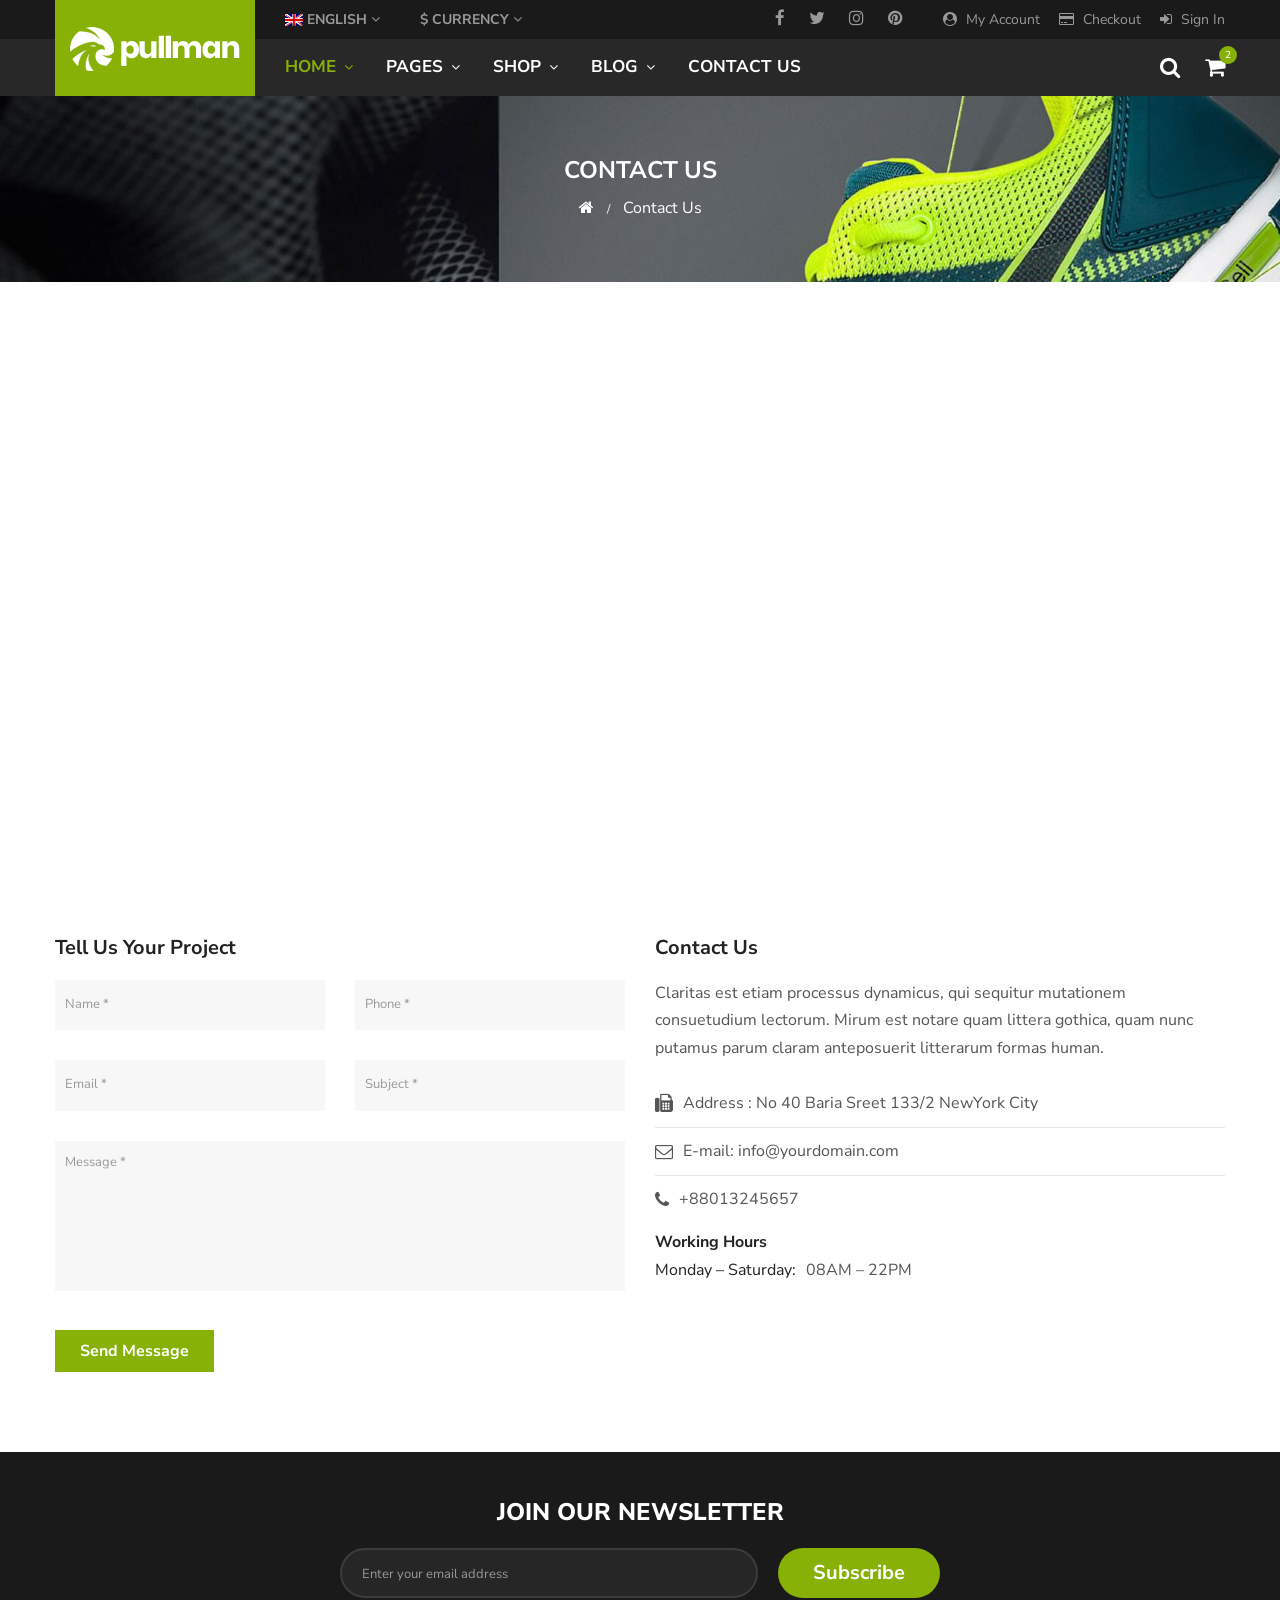
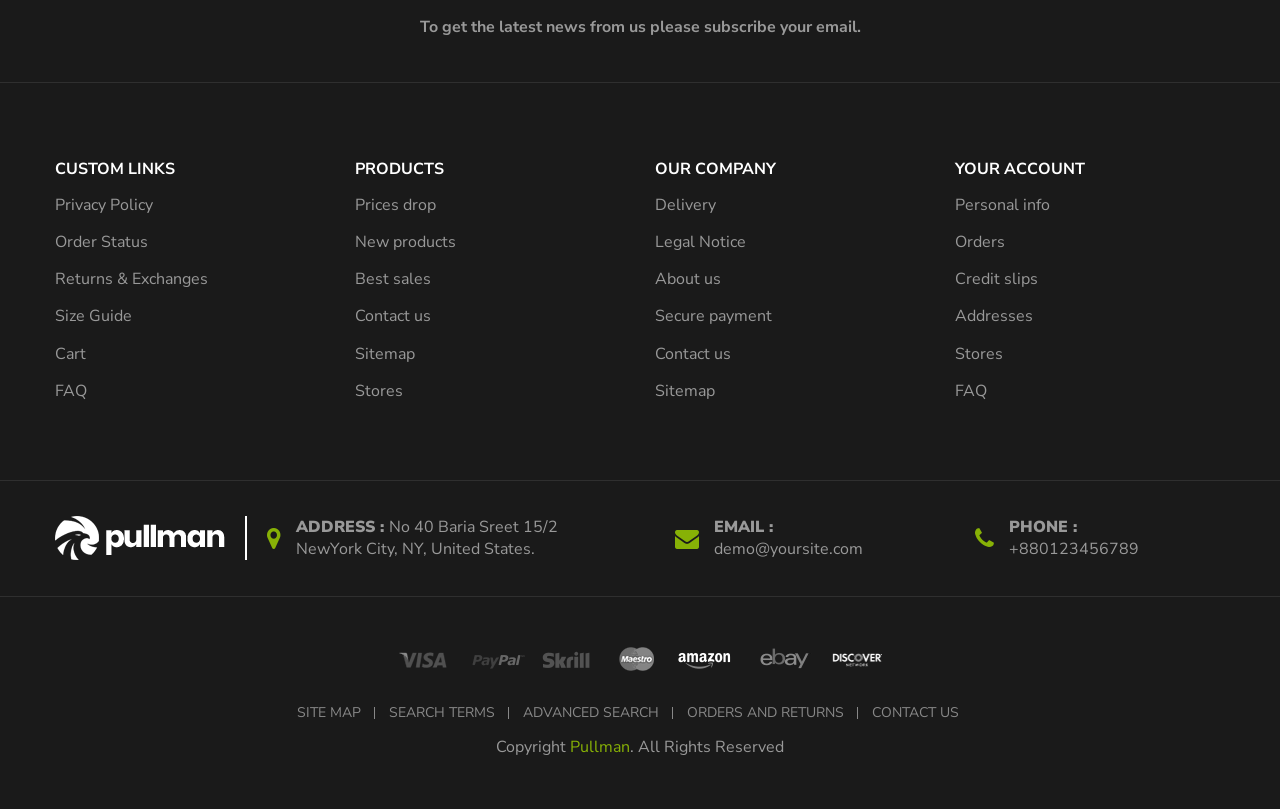
<file: shoesMall/src/main/webapp/contact-us.html>
﻿<!doctype html>
<html class="no-js" lang="en">

<head>
    <meta charset="utf-8">
    <meta http-equiv="x-ua-compatible" content="ie=edge">
    <title>Pullman - eCommerce Bootstrap 4 Template</title>
    <meta name="robots" content="noindex, follow" />
    <meta name="description" content="">
    <meta name="viewport" content="width=device-width, initial-scale=1, shrink-to-fit=no">
    <!-- Favicon -->
    <link rel="shortcut icon" type="image/x-icon" href="assets/img/favicon.ico">

    <!-- CSS
	============================================ -->
    <!-- google fonts -->
    <link href="https://fonts.googleapis.com/css?family=Nunito+Sans:300,300i,400,400i,600,700,800,900%7CPoppins:300,400,500,600,700,800,900" rel="stylesheet">
    <!-- Bootstrap CSS -->
    <link rel="stylesheet" href="assets/css/vendor/bootstrap.min.css">
    <!-- Font-awesome CSS -->
    <link rel="stylesheet" href="assets/css/vendor/font-awesome.min.css">
    <!-- Slick slider css -->
    <link rel="stylesheet" href="assets/css/plugins/slick.min.css">
    <!-- animate css -->
    <link rel="stylesheet" href="assets/css/plugins/animate.css">
    <!-- Nice Select css -->
    <link rel="stylesheet" href="assets/css/plugins/nice-select.css">
    <!-- jquery UI css -->
    <link rel="stylesheet" href="assets/css/plugins/jqueryui.min.css">
    <!-- main style css -->
    <link rel="stylesheet" href="assets/css/style.css">

</head>

<body>
    <!-- Start Header Area -->
    <header class="header-area">
        <!-- main header start -->
        <div class="main-header d-none d-lg-block">
            <!-- header top start -->
            <div class="header-top black-bg">
                <div class="container">
                    <div class="row align-items-center">
                        <div class="col-lg-6">
                            <div class="top-left-navigation">
                                <ul class="nav align-items-center">
                                    <li class="language">
                                        <img src="assets/img/icon/en.png" alt="flag"> ENGLISH
                                        <i class="fa fa-angle-down"></i>
                                        <ul class="dropdown-list">
                                            <li><a href="#"><img src="assets/img/icon/en.png" alt="flag"> English</a></li>
                                            <li><a href="#"><img src="assets/img/icon/fr.png" alt="flag"> French</a></li>
                                        </ul>
                                    </li>
                                    <li class="curreny-wrap">
                                        $ CURRENCY
                                        <i class="fa fa-angle-down"></i>
                                        <ul class="dropdown-list curreny-list">
                                            <li><a href="#">$ USD</a></li>
                                            <li><a href="#">€ EURO</a></li>
                                        </ul>
                                    </li>
                                </ul>
                            </div>
                        </div>
                        <div class="col-lg-6 d-flex justify-content-end">
                            <div class="header-social-link">
                                <a href="#"><i class="fa fa-facebook"></i></a>
                                <a href="#"><i class="fa fa-twitter"></i></a>
                                <a href="#"><i class="fa fa-instagram"></i></a>
                                <a href="#"><i class="fa fa-pinterest"></i></a>
                            </div>
                            <ul class="user-info-block">
                                <li><a href="my-account.html"><i class="fa fa-user-circle"></i> My Account</a></li>
                                <li><a href="checkout.html"><i class="fa fa-credit-card"></i> Checkout</a></li>
                                <li><a href="login-register.html"><i class="fa fa-sign-in"></i> Sign In</a></li>
                            </ul>
                        </div>
                    </div>
                </div>
            </div>
            <!-- header top end -->

            <!-- header middle area start -->
            <div class="header-main-area black-soft sticky">
                <div class="container">
                    <div class="row align-items-center position-relative">
                        <!-- start logo area -->
                        <div class="col-auto">
                            <div class="logo">
                                <a href="index.html">
                                    <img src="assets/img/logo/logo.png" alt="Brand Logo">
                                </a>
                            </div>
                        </div>
                        <!-- start logo area -->

                        <!-- main menu area start -->
                        <div class="col-auto position-static">
                            <div class="main-menu-area">
                                <div class="main-menu">
                                    <!-- main menu navbar start -->
                                    <nav class="desktop-menu">
                                        <ul>
                                            <li class="active"><a href="index.html">Home <i class="fa fa-angle-down"></i></a>
                                                <ul class="dropdown">
                                                    <li><a href="index.html">Home version 01</a></li>
                                                    <li><a href="index-2.html">Home version 02</a></li>
                                                    <li><a href="index-3.html">Home version 03</a></li>
                                                    <li><a href="index-4.html">Home version 04</a></li>
                                                    <li><a href="index-5.html">Home version 05</a></li>
                                                </ul>
                                            </li>
                                            <li class="position-static"><a href="#">pages <i class="fa fa-angle-down"></i></a>
                                                <ul class="megamenu dropdown">
                                                    <li class="mega-title"><span>column 01</span>
                                                        <ul>
                                                            <li><a href="shop.html">shop grid left
                                                                    sidebar</a></li>
                                                            <li><a href="shop-grid-right-sidebar.html">shop grid right
                                                                    sidebar</a></li>
                                                            <li><a href="shop-list-left-sidebar.html">shop list left sidebar</a></li>
                                                            <li><a href="shop-list-right-sidebar.html">shop list right sidebar</a></li>
                                                        </ul>
                                                    </li>
                                                    <li class="mega-title"><span>column 02</span>
                                                        <ul>
                                                            <li><a href="product-details.html">product details</a></li>
                                                            <li><a href="product-details-affiliate.html">product
                                                                    details
                                                                    affiliate</a></li>
                                                            <li><a href="product-details-variable.html">product details
                                                                    variable</a></li>
                                                            <li><a href="product-details-group.html">product details
                                                                    group</a></li>
                                                        </ul>
                                                    </li>
                                                    <li class="mega-title"><span>column 03</span>
                                                        <ul>
                                                            <li><a href="cart.html">cart</a></li>
                                                            <li><a href="checkout.html">checkout</a></li>
                                                            <li><a href="compare.html">compare</a></li>
                                                            <li><a href="wishlist.html">wishlist</a></li>
                                                        </ul>
                                                    </li>
                                                    <li class="mega-title"><span>column 04</span>
                                                        <ul>
                                                            <li><a href="my-account.html">my-account</a></li>
                                                            <li><a href="login-register.html">login-register</a></li>
                                                            <li><a href="about-us.html">about us</a></li>
                                                            <li><a href="contact-us.html">contact us</a></li>
                                                        </ul>
                                                    </li>
                                                </ul>
                                            </li>
                                            <li><a href="shop.html">shop <i class="fa fa-angle-down"></i></a>
                                                <ul class="dropdown">
                                                    <li><a href="#">shop grid layout <i class="fa fa-angle-right"></i></a>
                                                        <ul class="dropdown">
                                                            <li><a href="shop.html">shop grid left sidebar</a></li>
                                                            <li><a href="shop-grid-right-sidebar.html">shop grid right sidebar</a></li>
                                                            <li><a href="shop-grid-full-3-col.html">shop grid full 3 col</a></li>
                                                            <li><a href="shop-grid-full-4-col.html">shop grid full 4 col</a></li>
                                                        </ul>
                                                    </li>
                                                    <li><a href="#">shop list layout <i class="fa fa-angle-right"></i></a>
                                                        <ul class="dropdown">
                                                            <li><a href="shop-list-left-sidebar.html">shop list left sidebar</a></li>
                                                            <li><a href="shop-list-right-sidebar.html">shop list right sidebar</a></li>
                                                            <li><a href="shop-list-full-width.html">shop list full width</a></li>
                                                        </ul>
                                                    </li>
                                                    <li><a href="#">products details <i class="fa fa-angle-right"></i></a>
                                                        <ul class="dropdown">
                                                            <li><a href="product-details.html">product details</a></li>
                                                            <li><a href="product-details-affiliate.html">product details affiliate</a></li>
                                                            <li><a href="product-details-variable.html">product details variable</a></li>
                                                            <li><a href="product-details-group.html">product details group</a></li>
                                                        </ul>
                                                    </li>
                                                </ul>
                                            </li>
                                            <li><a href="blog-left-sidebar.html">Blog <i class="fa fa-angle-down"></i></a>
                                                <ul class="dropdown">
                                                    <li><a href="blog-left-sidebar.html">blog left sidebar</a></li>
                                                    <li><a href="blog-list-left-sidebar.html">blog list left sidebar</a></li>
                                                    <li><a href="blog-right-sidebar.html">blog right sidebar</a></li>
                                                    <li><a href="blog-list-right-sidebar.html">blog list right sidebar</a></li>
                                                    <li><a href="blog-grid-full-width.html">blog grid full width</a></li>
                                                    <li><a href="blog-details.html">blog details</a></li>
                                                    <li><a href="blog-details-left-sidebar.html">blog details left sidebar</a></li>
                                                    <li><a href="blog-details-audio.html">blog details audio</a></li>
                                                    <li><a href="blog-details-video.html">blog details video</a></li>
                                                    <li><a href="blog-details-image.html">blog details image</a></li>
                                                </ul>
                                            </li>
                                            <li><a href="contact-us.html">Contact us</a></li>
                                        </ul>
                                    </nav>
                                    <!-- main menu navbar end -->
                                </div>
                            </div>
                        </div>
                        <!-- main menu area end -->

                        <!-- mini cart area start -->
                        <div class="col-auto ml-auto">
                            <div class="header-right">
                                <div class="header-configure-area">
                                    <ul class="nav">
                                        <li>
                                            <a href="#" class="search-trigger"><i class="fa fa-search"></i></a>
                                        </li>
                                        <li class="mini-cart-wrap">
                                            <a href="#" class="minicart-btn">
                                                <i class="fa fa-shopping-cart"></i>
                                                <span class="notification">2</span>
                                            </a>
                                            <div class="cart-list-wrapper">
                                                <ul class="cart-list">
                                                    <li>
                                                        <div class="cart-img">
                                                            <a href="product-details.html"><img src="assets/img/cart/cart-1.jpg" alt=""></a>
                                                        </div>
                                                        <div class="cart-info">
                                                            <h6 class="product-name"><a href="product-details.html">7th Generation classic</a></h6>
                                                            <span class="cart-qty">Qty: 1</span>
                                                            <span class="item-price">$60.00</span>
                                                        </div>
                                                        <div class="del-icon">
                                                            <i class="fa fa-times"></i>
                                                        </div>
                                                    </li>
                                                    <li>
                                                        <div class="cart-img">
                                                            <a href="product-details.html"><img src="assets/img/cart/cart-2.jpg" alt=""></a>
                                                        </div>
                                                        <div class="cart-info">
                                                            <h6 class="product-name"><a href="product-details.html">Digital 8th generation</a></h6>
                                                            <span class="cart-qty">Qty: 2</span>
                                                            <span class="item-price">$70.00</span>
                                                        </div>
                                                        <div class="del-icon">
                                                            <i class="fa fa-times"></i>
                                                        </div>
                                                    </li>
                                                </ul>
                                                <ul class="minicart-pricing-box">
                                                    <li>
                                                        <span>Sub-Total</span>
                                                        <span><strong>$300.00</strong></span>
                                                    </li>
                                                    <li>
                                                        <span>Eco Tax (-2.00)</span>
                                                        <span><strong>$10.00</strong></span>
                                                    </li>
                                                    <li>
                                                        <span>VAT (20%)</span>
                                                        <span><strong>$60.00</strong></span>
                                                    </li>
                                                    <li class="total">
                                                        <span>Total</span>
                                                        <span><strong>$370.00</strong></span>
                                                    </li>
                                                </ul>
                                                <div class="minicart-button">
                                                    <a href="cart.html"><i class="fa fa-shopping-cart"></i> View Cart</a>
                                                    <a href="cart.html"><i class="fa fa-share"></i> Checkout</a>
                                                </div>
                                            </div>
                                        </li>
                                    </ul>
                                </div>
                            </div>
                        </div>
                        <!-- mini cart area end -->

                    </div>
                </div>
            </div>
            <!-- header middle area end -->
        </div>
        <!-- main header start -->

        <!-- mobile header start -->
        <!-- mobile header start -->
        <div class="mobile-header d-lg-none d-md-block sticky black-soft">
            <!--mobile header top start -->
            <div class="container-fluid">
                <div class="row align-items-center">
                    <div class="col-12">
                        <div class="mobile-main-header">
                            <div class="mobile-logo">
                                <a href="index.html">
                                    <img src="assets/img/logo/logo.png" alt="Brand Logo">
                                </a>
                            </div>
                            <div class="mobile-menu-toggler">
                                <div class="mini-cart-wrap">
                                    <a href="cart.html">
                                        <i class="fa fa-shopping-cart"></i>
                                        <div class="notification">0</div>
                                    </a>
                                </div>
                                <button class="mobile-menu-btn">
                                    <span></span>
                                    <span></span>
                                    <span></span>
                                </button>
                            </div>
                        </div>
                    </div>
                </div>
            </div>
            <!-- mobile header top start -->
        </div>
        <!-- mobile header end -->
        <!-- mobile header end -->

        <!-- offcanvas mobile menu start -->
        <!-- off-canvas menu start -->
        <aside class="off-canvas-wrapper">
            <div class="off-canvas-overlay"></div>
            <div class="off-canvas-inner-content">
                <div class="btn-close-off-canvas">
                    <i class="fa fa-close"></i>
                </div>

                <div class="off-canvas-inner">
                    <!-- search box start -->
                    <div class="search-box-offcanvas">
                        <form>
                            <input type="text" placeholder="Search Here...">
                            <button class="search-btn"><i class="fa fa-search"></i></button>
                        </form>
                    </div>
                    <!-- search box end -->

                    <!-- mobile menu start -->
                    <div class="mobile-navigation">

                        <!-- mobile menu navigation start -->
                        <nav>
                            <ul class="mobile-menu">
                                <li class="menu-item-has-children"><a href="index.html">Home</a>
                                    <ul class="dropdown">
                                        <li><a href="index.html">Home version 01</a></li>
                                        <li><a href="index-2.html">Home version 02</a></li>
                                        <li><a href="index-3.html">Home version 03</a></li>
                                        <li><a href="index-4.html">Home version 04</a></li>
                                        <li><a href="index-5.html">Home version 05</a></li>
                                    </ul>
                                </li>
                                <li class="menu-item-has-children"><a href="#">pages</a>
                                    <ul class="megamenu dropdown">
                                        <li class="mega-title menu-item-has-children"><a href="#">column 01</a>
                                            <ul class="dropdown">
                                                <li><a href="shop.html">shop grid left
                                                        sidebar</a></li>
                                                <li><a href="shop-grid-right-sidebar.html">shop grid right
                                                        sidebar</a></li>
                                                <li><a href="shop-list-left-sidebar.html">shop list left sidebar</a></li>
                                                <li><a href="shop-list-right-sidebar.html">shop list right sidebar</a></li>
                                            </ul>
                                        </li>
                                        <li class="mega-title menu-item-has-children"><a href="#">column 02</a>
                                            <ul class="dropdown">
                                                <li><a href="product-details.html">product details</a></li>
                                                <li><a href="product-details-affiliate.html">product
                                                        details
                                                        affiliate</a></li>
                                                <li><a href="product-details-variable.html">product details
                                                        variable</a></li>
                                                <li><a href="product-details-group.html">product details
                                                        group</a></li>
                                            </ul>
                                        </li>
                                        <li class="mega-title menu-item-has-children"><a href="#">column 03</a>
                                            <ul class="dropdown">
                                                <li><a href="cart.html">cart</a></li>
                                                <li><a href="checkout.html">checkout</a></li>
                                                <li><a href="compare.html">compare</a></li>
                                                <li><a href="wishlist.html">wishlist</a></li>
                                            </ul>
                                        </li>
                                        <li class="mega-title menu-item-has-children"><a href="#">column 04</a>
                                            <ul class="dropdown">
                                                <li><a href="my-account.html">my-account</a></li>
                                                <li><a href="login-register.html">login-register</a></li>
                                                <li><a href="about-us.html">about us</a></li>
                                                <li><a href="contact-us.html">contact us</a></li>
                                            </ul>
                                        </li>
                                    </ul>
                                </li>
                                <li class="menu-item-has-children "><a href="#">shop</a>
                                    <ul class="dropdown">
                                        <li class="menu-item-has-children"><a href="#">shop grid layout</a>
                                            <ul class="dropdown">
                                                <li><a href="shop.html">shop grid left sidebar</a></li>
                                                <li><a href="shop-grid-right-sidebar.html">shop grid right sidebar</a></li>
                                                <li><a href="shop-grid-full-3-col.html">shop grid full 3 col</a></li>
                                                <li><a href="shop-grid-full-4-col.html">shop grid full 4 col</a></li>
                                            </ul>
                                        </li>
                                        <li class="menu-item-has-children"><a href="#">shop list layout</a>
                                            <ul class="dropdown">
                                                <li><a href="shop-list-left-sidebar.html">shop list left sidebar</a></li>
                                                <li><a href="shop-list-right-sidebar.html">shop list right sidebar</a></li>
                                                <li><a href="shop-list-full-width.html">shop list full width</a></li>
                                            </ul>
                                        </li>
                                        <li class="menu-item-has-children"><a href="#">products details</a>
                                            <ul class="dropdown">
                                                <li><a href="product-details.html">product details</a></li>
                                                <li><a href="product-details-affiliate.html">product details affiliate</a></li>
                                                <li><a href="product-details-variable.html">product details variable</a></li>
                                                <li><a href="product-details-group.html">product details group</a></li>
                                            </ul>
                                        </li>
                                    </ul>
                                </li>
                                <li class="menu-item-has-children "><a href="#">Blog</a>
                                    <ul class="dropdown">
                                        <li><a href="blog-left-sidebar.html">blog left sidebar</a></li>
                                        <li><a href="blog-list-left-sidebar.html">blog list left sidebar</a></li>
                                        <li><a href="blog-right-sidebar.html">blog right sidebar</a></li>
                                        <li><a href="blog-list-right-sidebar.html">blog list right sidebar</a></li>
                                        <li><a href="blog-grid-full-width.html">blog grid full width</a></li>
                                        <li><a href="blog-details.html">blog details</a></li>
                                        <li><a href="blog-details-left-sidebar.html">blog details left sidebar</a></li>
                                        <li><a href="blog-details-audio.html">blog details audio</a></li>
                                        <li><a href="blog-details-video.html">blog details video</a></li>
                                        <li><a href="blog-details-image.html">blog details image</a></li>
                                    </ul>
                                </li>
                                <li><a href="contact-us.html">Contact us</a></li>
                            </ul>
                        </nav>
                        <!-- mobile menu navigation end -->
                    </div>
                    <!-- mobile menu end -->

                    <div class="mobile-settings">
                        <ul class="nav">
                            <li>
                                <div class="dropdown mobile-top-dropdown">
                                    <a href="#" class="dropdown-toggle" id="currency" data-toggle="dropdown" aria-haspopup="true" aria-expanded="false">
                                        Currency
                                        <i class="fa fa-angle-down"></i>
                                    </a>
                                    <div class="dropdown-menu" aria-labelledby="currency">
                                        <a class="dropdown-item" href="#">$ USD</a>
                                        <a class="dropdown-item" href="#">$ EURO</a>
                                    </div>
                                </div>
                            </li>
                            <li>
                                <div class="dropdown mobile-top-dropdown">
                                    <a href="#" class="dropdown-toggle" id="myaccount" data-toggle="dropdown" aria-haspopup="true" aria-expanded="false">
                                        My Account
                                        <i class="fa fa-angle-down"></i>
                                    </a>
                                    <div class="dropdown-menu" aria-labelledby="myaccount">
                                        <a class="dropdown-item" href="my-account.html">my account</a>
                                        <a class="dropdown-item" href="login-register.html"> login</a>
                                        <a class="dropdown-item" href="login-register.html">register</a>
                                    </div>
                                </div>
                            </li>
                        </ul>
                    </div>

                    <!-- offcanvas widget area start -->
                    <div class="offcanvas-widget-area">
                        <div class="off-canvas-contact-widget">
                            <ul>
                                <li><i class="fa fa-mobile"></i>
                                    <a href="#">0123456789</a>
                                </li>
                                <li><i class="fa fa-envelope-o"></i>
                                    <a href="#">info@yourdomain.com</a>
                                </li>
                            </ul>
                        </div>
                        <div class="off-canvas-social-widget">
                            <a href="#"><i class="fa fa-facebook"></i></a>
                            <a href="#"><i class="fa fa-twitter"></i></a>
                            <a href="#"><i class="fa fa-pinterest-p"></i></a>
                            <a href="#"><i class="fa fa-linkedin"></i></a>
                            <a href="#"><i class="fa fa-youtube-play"></i></a>
                        </div>
                    </div>
                    <!-- offcanvas widget area end -->
                </div>
            </div>
        </aside>
        <!-- off-canvas menu end -->
        <!-- offcanvas mobile menu end -->
    </header>
    <!-- end Header Area -->


    <!-- offcanvas search form start -->
    <div class="offcanvas-search-wrapper">
        <div class="offcanvas-search-inner">
            <div class="offcanvas-close">
                <i class="fa fa-close"></i>
            </div>
            <div class="container">
                <div class="offcanvas-search-box">
                    <form class="d-flex bdr-bottom w-100">
                        <input type="text" placeholder="Search entire storage here...">
                        <button class="search-btn"><i class="fa fa-search"></i>search</button>
                    </form>
                </div>
            </div>
        </div>
    </div>
    <!-- offcanvas search form end -->

    <main>
        <!-- breadcrumb area start -->
        <div class="breadcrumb-area breadcrumb-img bg-img" data-bg="assets/img/banner/shop.jpg">
            <div class="container">
                <div class="row">
                    <div class="col-12">
                        <div class="breadcrumb-wrap">
                            <nav aria-label="breadcrumb">
                                <h3 class="breadcrumb-title">CONTACT US</h3>
                                <ul class="breadcrumb justify-content-center">
                                    <li class="breadcrumb-item"><a href="index.html"><i class="fa fa-home"></i></a></li>
                                    <li class="breadcrumb-item active" aria-current="page">Contact Us</li>
                                </ul>
                            </nav>
                        </div>
                    </div>
                </div>
            </div>
        </div>
        <!-- breadcrumb area end -->

        <!-- google map start -->
        <div class="map-area section-padding">
            <div id="google-map"></div>
        </div>
        <!-- google map end -->

        <!-- contact area start -->
        <div class="contact-area section-padding pt-0">
            <div class="container">
                <div class="row">
                    <div class="col-lg-6">
                        <div class="contact-message">
                            <h4 class="contact-title">Tell Us Your Project</h4>
                            <form id="contact-form" action="http://whizthemes.com/mail-php/genger/mail.php" method="post" class="contact-form">
                                <div class="row">
                                    <div class="col-lg-6 col-md-6 col-sm-6">
                                        <input name="first_name" placeholder="Name *" type="text" required>
                                    </div>
                                    <div class="col-lg-6 col-md-6 col-sm-6">
                                        <input name="phone" placeholder="Phone *" type="text" required>
                                    </div>
                                    <div class="col-lg-6 col-md-6 col-sm-6">
                                        <input name="email_address" placeholder="Email *" type="text" required>
                                    </div>
                                    <div class="col-lg-6 col-md-6 col-sm-6">
                                        <input name="contact_subject" placeholder="Subject *" type="text">
                                    </div>
                                    <div class="col-12">
                                        <div class="contact2-textarea text-center">
                                            <textarea placeholder="Message *" name="message" class="form-control2" required=""></textarea>
                                        </div>
                                        <div class="contact-btn">
                                            <button class="btn btn-sqr" type="submit">Send Message</button>
                                        </div>
                                    </div>
                                    <div class="col-12 d-flex justify-content-center">
                                        <p class="form-messege"></p>
                                    </div>
                                </div>
                            </form>
                        </div>
                    </div>
                    <div class="col-lg-6">
                        <div class="contact-info">
                            <h4 class="contact-title">Contact Us</h4>
                            <p>Claritas est etiam processus dynamicus, qui sequitur mutationem consuetudium lectorum. Mirum
                                est notare quam littera gothica, quam nunc putamus parum claram anteposuerit litterarum
                                formas human.</p>
                            <ul>
                                <li><i class="fa fa-fax"></i> Address : No 40 Baria Sreet 133/2 NewYork City</li>
                                <li><i class="fa fa-envelope-o"></i> E-mail: info@yourdomain.com</li>
                                <li><i class="fa fa-phone"></i> +88013245657</li>
                            </ul>
                            <div class="working-time">
                                <h6>Working Hours</h6>
                                <p><span>Monday – Saturday:</span>08AM – 22PM</p>
                            </div>
                        </div>
                    </div>
                </div>
            </div>
        </div>
        <!-- contact area end -->
    </main>

    <!-- Scroll to top start -->
    <div class="scroll-top not-visible">
        <i class="fa fa-angle-up"></i>
    </div>
    <!-- Scroll to Top End -->


    <!-- footer area start -->
    <footer class="black-bg">
        <!-- newsletter area start -->
        <section class="newsletter-area">
            <div class="container">
                <div class="row">
                    <div class="col-12">
                        <div class="newsletter-wrapper text-center">
                            <h3 class="title text-white">JOIN OUR NEWSLETTER</h3>
                            <form class="newsletter-inner" id="mc-form">
                                <input type="email" class="news-field" id="mc-email" autocomplete="off" placeholder="Enter your email address">
                                <button class="news-btn" id="mc-submit">Subscribe</button>
                            </form>
                            <h6 class="newsletter-subtitle">To get the latest news from us please subscribe your email.</h6>
                            <!-- mailchimp-alerts Start -->
                            <div class="mailchimp-alerts">
                                <div class="mailchimp-submitting"></div><!-- mailchimp-submitting end -->
                                <div class="mailchimp-success"></div><!-- mailchimp-success end -->
                                <div class="mailchimp-error"></div><!-- mailchimp-error end -->
                            </div>
                            <!-- mailchimp-alerts end -->
                        </div>
                    </div>
                </div>
            </div>
        </section>
        <!-- newsletter area end -->
        <div class="footer-widget-area">
            <div class="container">
                <div class="row mtn-30">
                    <div class="col-lg-3 col-sm-6">
                        <div class="footer-widget-item mt-30">
                            <h6 class="widget-title">CUSTOM LINKS</h6>
                            <ul class="usefull-links">
                                <li><a href="#">Privacy Policy</a></li>
                                <li><a href="#">Order Status</a></li>
                                <li><a href="#">Returns & Exchanges</a></li>
                                <li><a href="#">Size Guide</a></li>
                                <li><a href="#">Cart</a></li>
                                <li><a href="#">FAQ</a></li>
                            </ul>
                        </div>
                    </div>
                    <div class="col-lg-3 col-sm-6">
                        <div class="footer-widget-item mt-30">
                            <h6 class="widget-title">PRODUCTS</h6>
                            <ul class="usefull-links">
                                <li><a href="#">Prices drop</a></li>
                                <li><a href="#">New products</a></li>
                                <li><a href="#">Best sales</a></li>
                                <li><a href="#">Contact us</a></li>
                                <li><a href="#">Sitemap</a></li>
                                <li><a href="#">Stores</a></li>
                            </ul>
                        </div>
                    </div>
                    <div class="col-lg-3 col-sm-6">
                        <div class="footer-widget-item mt-30">
                            <h6 class="widget-title">OUR COMPANY</h6>
                            <ul class="usefull-links">
                                <li><a href="#">Delivery</a></li>
                                <li><a href="#">Legal Notice</a></li>
                                <li><a href="#">About us</a></li>
                                <li><a href="#">Secure payment</a></li>
                                <li><a href="#">Contact us</a></li>
                                <li><a href="#">Sitemap</a></li>
                            </ul>
                        </div>
                    </div>
                    <div class="col-lg-3 col-sm-6">
                        <div class="footer-widget-item mt-30">
                            <h6 class="widget-title">YOUR ACCOUNT</h6>
                            <ul class="usefull-links">
                                <li><a href="#">Personal info</a></li>
                                <li><a href="#">Orders</a></li>
                                <li><a href="#">Credit slips</a></li>
                                <li><a href="#">Addresses</a></li>
                                <li><a href="#">Stores</a></li>
                                <li><a href="#">FAQ</a></li>
                            </ul>
                        </div>
                    </div>
                </div>
            </div>
        </div>
        <div class="footer-middle-area">
            <div class="container">
                <div class="row mtn-30">
                    <div class="col-lg-6 col-sm-12">
                        <div class="address-block mt-30">
                            <div class="footer-logo">
                                <a href="index.html">
                                    <img src="assets/img/logo/logo.png" alt="Brand Logo">
                                </a>
                            </div>
                            <address class="address-info d-flex align-items-center">
                                <i class="fa fa-map-marker"></i>
                                <p><span>ADDRESS : </span> No 40 Baria Sreet 15/2 NewYork City, NY, United States.</p>
                            </address>
                        </div>
                    </div>
                    <div class="col-lg-3 col-sm-6">
                        <address class="address-info email mt-30">
                            <i class="fa fa-envelope"></i>
                            <p><span>EMAIL : </span><a href="emailto:demo@yoursite.com">demo@yoursite.com</a></p>
                        </address>
                    </div>
                    <div class="col-lg-3 col-sm-6">
                        <address class="address-info email mt-30">
                            <i class="fa fa-phone"></i>
                            <p><span>PHONE : </span><a href="tel:+880123456789">+880123456789</a></p>
                        </address>
                    </div>
                </div>
            </div>
        </div>
        <div class="footer-bottom-area text-center">
            <div class="container">
                <div class="row">
                    <div class="col-12">
                        <div class="payment-method-list">
                            <img src="assets/img/payment-2.png" alt="payment method">
                        </div>
                        <div class="footer-link">
                            <a href="#">SITE MAP</a>
                            <a href="#">SEARCH TERMS</a>
                            <a href="#">ADVANCED SEARCH</a>
                            <a href="#">ORDERS AND RETURNS</a>
                            <a href="#">CONTACT US</a>
                        </div>
                        <p class="copyright">
                            Copyright <a href="http://www.17sucai.com/">Pullman</a>. All Rights Reserved
                        </p>
                    </div>
                </div>
            </div>
        </div>
    </footer>
    <!-- footer area end -->



    <!-- JS
============================================ -->

    <!-- Modernizer JS -->
    <script src="assets/js/vendor/modernizr-3.6.0.min.js"></script>
    <!-- jQuery JS -->
    <script src="assets/js/vendor/jquery-3.3.1.min.js"></script>
    <!-- Popper JS -->
    <script src="assets/js/vendor/popper.min.js"></script>
    <!-- Bootstrap JS -->
    <script src="assets/js/vendor/bootstrap.min.js"></script>
    <!-- slick Slider JS -->
    <script src="assets/js/plugins/slick.min.js"></script>
    <!-- Countdown JS -->
    <script src="assets/js/plugins/countdown.min.js"></script>
    <!-- Nice Select JS -->
    <script src="assets/js/plugins/nice-select.min.js"></script>
    <!-- jquery UI JS -->
    <script src="assets/js/plugins/jqueryui.min.js"></script>
    <!-- Image zoom JS -->
    <script src="assets/js/plugins/image-zoom.min.js"></script>
    <!-- image loaded js -->
    <script src="assets/js/plugins/imagesloaded.pkgd.min.js"></script>
    <!-- masonry  -->
    <script src="assets/js/plugins/masonry.pkgd.min.js"></script>
    <!-- mailchimp active js -->
    <script src="assets/js/plugins/ajaxchimp.js"></script>
    <!-- contact form dynamic js -->
    <script src="assets/js/plugins/ajax-mail.js"></script>
    <!-- google map api -->
    <script src="http://ditu.google.cn/maps/api/js?key=AIzaSyCfmCVTjRI007pC1Yk2o2d_EhgkjTsFVN8"></script>
    <!-- google map active js -->
    <script src="assets/js/plugins/google-map.js"></script>
    <!-- Main JS -->
    <script src="assets/js/main.js"></script>
</body>

</html>
</file>
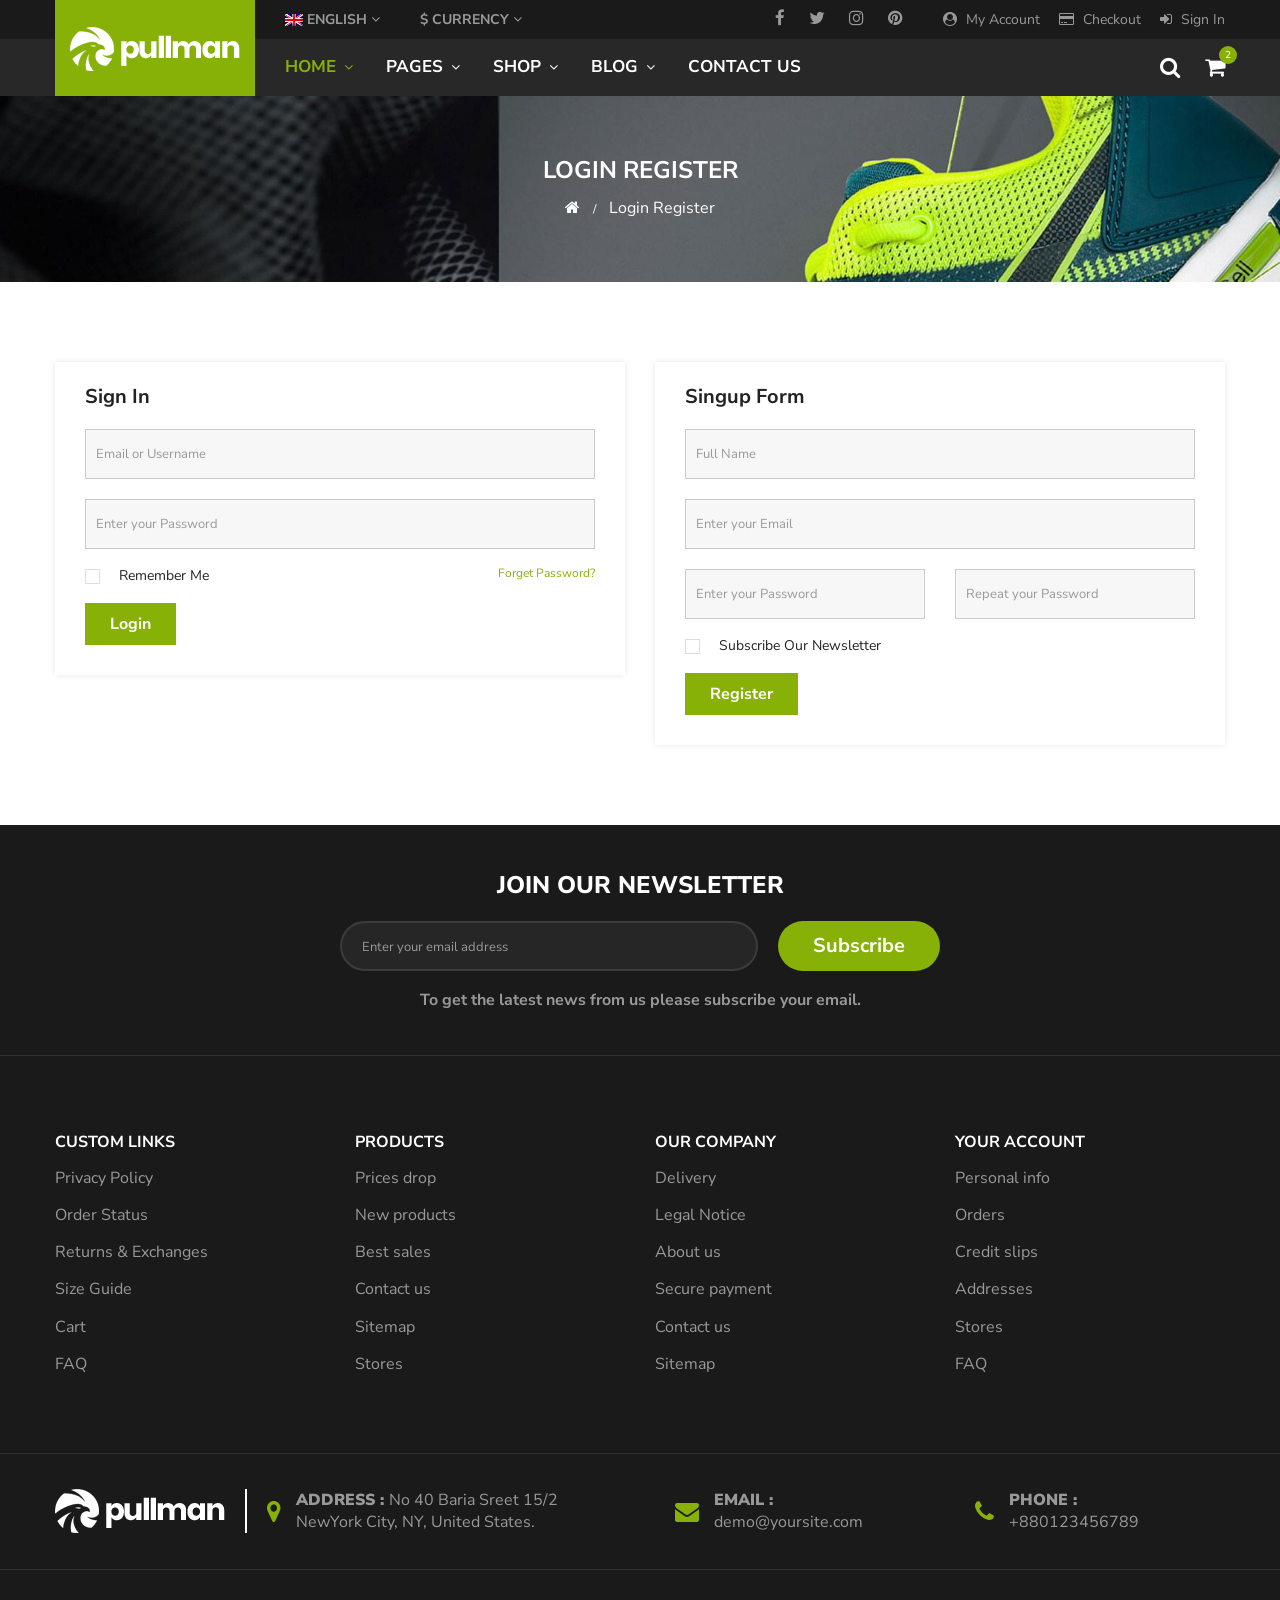
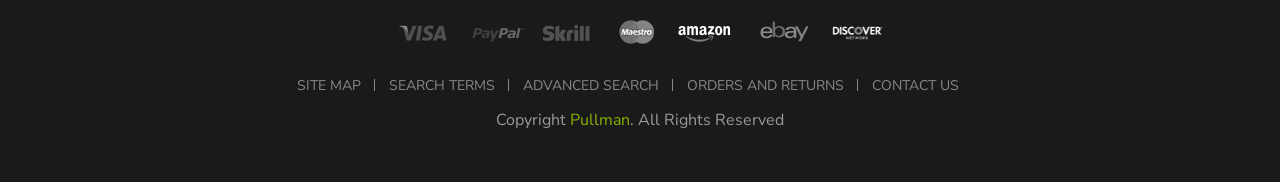
<file: shoesMall/src/main/webapp/login-register.html>
﻿<!doctype html>
<html class="no-js" lang="en">

<head>
    <meta charset="utf-8">
    <meta http-equiv="x-ua-compatible" content="ie=edge">
    <title>Pullman - eCommerce Bootstrap 4 Template</title>
    <meta name="robots" content="noindex, follow" />
    <meta name="description" content="">
    <meta name="viewport" content="width=device-width, initial-scale=1, shrink-to-fit=no">
    <!-- Favicon -->
    <link rel="shortcut icon" type="image/x-icon" href="assets/img/favicon.ico">

    <!-- CSS
	============================================ -->
    <!-- google fonts -->
    <link href="https://fonts.googleapis.com/css?family=Nunito+Sans:300,300i,400,400i,600,700,800,900%7CPoppins:300,400,500,600,700,800,900" rel="stylesheet">
    <!-- Bootstrap CSS -->
    <link rel="stylesheet" href="assets/css/vendor/bootstrap.min.css">
    <!-- Font-awesome CSS -->
    <link rel="stylesheet" href="assets/css/vendor/font-awesome.min.css">
    <!-- Slick slider css -->
    <link rel="stylesheet" href="assets/css/plugins/slick.min.css">
    <!-- animate css -->
    <link rel="stylesheet" href="assets/css/plugins/animate.css">
    <!-- Nice Select css -->
    <link rel="stylesheet" href="assets/css/plugins/nice-select.css">
    <!-- jquery UI css -->
    <link rel="stylesheet" href="assets/css/plugins/jqueryui.min.css">
    <!-- main style css -->
    <link rel="stylesheet" href="assets/css/style.css">

</head>

<body>
    <!-- Start Header Area -->
    <header class="header-area">
        <!-- main header start -->
        <div class="main-header d-none d-lg-block">
            <!-- header top start -->
            <div class="header-top black-bg">
                <div class="container">
                    <div class="row align-items-center">
                        <div class="col-lg-6">
                            <div class="top-left-navigation">
                                <ul class="nav align-items-center">
                                    <li class="language">
                                        <img src="assets/img/icon/en.png" alt="flag"> ENGLISH
                                        <i class="fa fa-angle-down"></i>
                                        <ul class="dropdown-list">
                                            <li><a href="#"><img src="assets/img/icon/en.png" alt="flag"> English</a></li>
                                            <li><a href="#"><img src="assets/img/icon/fr.png" alt="flag"> French</a></li>
                                        </ul>
                                    </li>
                                    <li class="curreny-wrap">
                                        $ CURRENCY
                                        <i class="fa fa-angle-down"></i>
                                        <ul class="dropdown-list curreny-list">
                                            <li><a href="#">$ USD</a></li>
                                            <li><a href="#">€ EURO</a></li>
                                        </ul>
                                    </li>
                                </ul>
                            </div>
                        </div>
                        <div class="col-lg-6 d-flex justify-content-end">
                            <div class="header-social-link">
                                <a href="#"><i class="fa fa-facebook"></i></a>
                                <a href="#"><i class="fa fa-twitter"></i></a>
                                <a href="#"><i class="fa fa-instagram"></i></a>
                                <a href="#"><i class="fa fa-pinterest"></i></a>
                            </div>
                            <ul class="user-info-block">
                                <li><a href="my-account.html"><i class="fa fa-user-circle"></i> My Account</a></li>
                                <li><a href="checkout.html"><i class="fa fa-credit-card"></i> Checkout</a></li>
                                <li><a href="login-register.html"><i class="fa fa-sign-in"></i> Sign In</a></li>
                            </ul>
                        </div>
                    </div>
                </div>
            </div>
            <!-- header top end -->

            <!-- header middle area start -->
            <div class="header-main-area black-soft sticky">
                <div class="container">
                    <div class="row align-items-center position-relative">
                        <!-- start logo area -->
                        <div class="col-auto">
                            <div class="logo">
                                <a href="index.html">
                                    <img src="assets/img/logo/logo.png" alt="Brand Logo">
                                </a>
                            </div>
                        </div>
                        <!-- start logo area -->

                        <!-- main menu area start -->
                        <div class="col-auto position-static">
                            <div class="main-menu-area">
                                <div class="main-menu">
                                    <!-- main menu navbar start -->
                                    <nav class="desktop-menu">
                                        <ul>
                                            <li class="active"><a href="index.html">Home <i class="fa fa-angle-down"></i></a>
                                                <ul class="dropdown">
                                                    <li><a href="index.html">Home version 01</a></li>
                                                    <li><a href="index-2.html">Home version 02</a></li>
                                                    <li><a href="index-3.html">Home version 03</a></li>
                                                    <li><a href="index-4.html">Home version 04</a></li>
                                                    <li><a href="index-5.html">Home version 05</a></li>
                                                </ul>
                                            </li>
                                            <li class="position-static"><a href="#">pages <i class="fa fa-angle-down"></i></a>
                                                <ul class="megamenu dropdown">
                                                    <li class="mega-title"><span>column 01</span>
                                                        <ul>
                                                            <li><a href="shop.html">shop grid left
                                                                    sidebar</a></li>
                                                            <li><a href="shop-grid-right-sidebar.html">shop grid right
                                                                    sidebar</a></li>
                                                            <li><a href="shop-list-left-sidebar.html">shop list left sidebar</a></li>
                                                            <li><a href="shop-list-right-sidebar.html">shop list right sidebar</a></li>
                                                        </ul>
                                                    </li>
                                                    <li class="mega-title"><span>column 02</span>
                                                        <ul>
                                                            <li><a href="product-details.html">product details</a></li>
                                                            <li><a href="product-details-affiliate.html">product
                                                                    details
                                                                    affiliate</a></li>
                                                            <li><a href="product-details-variable.html">product details
                                                                    variable</a></li>
                                                            <li><a href="product-details-group.html">product details
                                                                    group</a></li>
                                                        </ul>
                                                    </li>
                                                    <li class="mega-title"><span>column 03</span>
                                                        <ul>
                                                            <li><a href="cart.html">cart</a></li>
                                                            <li><a href="checkout.html">checkout</a></li>
                                                            <li><a href="compare.html">compare</a></li>
                                                            <li><a href="wishlist.html">wishlist</a></li>
                                                        </ul>
                                                    </li>
                                                    <li class="mega-title"><span>column 04</span>
                                                        <ul>
                                                            <li><a href="my-account.html">my-account</a></li>
                                                            <li><a href="login-register.html">login-register</a></li>
                                                            <li><a href="about-us.html">about us</a></li>
                                                            <li><a href="contact-us.html">contact us</a></li>
                                                        </ul>
                                                    </li>
                                                </ul>
                                            </li>
                                            <li><a href="shop.html">shop <i class="fa fa-angle-down"></i></a>
                                                <ul class="dropdown">
                                                    <li><a href="#">shop grid layout <i class="fa fa-angle-right"></i></a>
                                                        <ul class="dropdown">
                                                            <li><a href="shop.html">shop grid left sidebar</a></li>
                                                            <li><a href="shop-grid-right-sidebar.html">shop grid right sidebar</a></li>
                                                            <li><a href="shop-grid-full-3-col.html">shop grid full 3 col</a></li>
                                                            <li><a href="shop-grid-full-4-col.html">shop grid full 4 col</a></li>
                                                        </ul>
                                                    </li>
                                                    <li><a href="#">shop list layout <i class="fa fa-angle-right"></i></a>
                                                        <ul class="dropdown">
                                                            <li><a href="shop-list-left-sidebar.html">shop list left sidebar</a></li>
                                                            <li><a href="shop-list-right-sidebar.html">shop list right sidebar</a></li>
                                                            <li><a href="shop-list-full-width.html">shop list full width</a></li>
                                                        </ul>
                                                    </li>
                                                    <li><a href="#">products details <i class="fa fa-angle-right"></i></a>
                                                        <ul class="dropdown">
                                                            <li><a href="product-details.html">product details</a></li>
                                                            <li><a href="product-details-affiliate.html">product details affiliate</a></li>
                                                            <li><a href="product-details-variable.html">product details variable</a></li>
                                                            <li><a href="product-details-group.html">product details group</a></li>
                                                        </ul>
                                                    </li>
                                                </ul>
                                            </li>
                                            <li><a href="blog-left-sidebar.html">Blog <i class="fa fa-angle-down"></i></a>
                                                <ul class="dropdown">
                                                    <li><a href="blog-left-sidebar.html">blog left sidebar</a></li>
                                                    <li><a href="blog-list-left-sidebar.html">blog list left sidebar</a></li>
                                                    <li><a href="blog-right-sidebar.html">blog right sidebar</a></li>
                                                    <li><a href="blog-list-right-sidebar.html">blog list right sidebar</a></li>
                                                    <li><a href="blog-grid-full-width.html">blog grid full width</a></li>
                                                    <li><a href="blog-details.html">blog details</a></li>
                                                    <li><a href="blog-details-left-sidebar.html">blog details left sidebar</a></li>
                                                    <li><a href="blog-details-audio.html">blog details audio</a></li>
                                                    <li><a href="blog-details-video.html">blog details video</a></li>
                                                    <li><a href="blog-details-image.html">blog details image</a></li>
                                                </ul>
                                            </li>
                                            <li><a href="contact-us.html">Contact us</a></li>
                                        </ul>
                                    </nav>
                                    <!-- main menu navbar end -->
                                </div>
                            </div>
                        </div>
                        <!-- main menu area end -->

                        <!-- mini cart area start -->
                        <div class="col-auto ml-auto">
                            <div class="header-right">
                                <div class="header-configure-area">
                                    <ul class="nav">
                                        <li>
                                            <a href="#" class="search-trigger"><i class="fa fa-search"></i></a>
                                        </li>
                                        <li class="mini-cart-wrap">
                                            <a href="#" class="minicart-btn">
                                                <i class="fa fa-shopping-cart"></i>
                                                <span class="notification">2</span>
                                            </a>
                                            <div class="cart-list-wrapper">
                                                <ul class="cart-list">
                                                    <li>
                                                        <div class="cart-img">
                                                            <a href="product-details.html"><img src="assets/img/cart/cart-1.jpg" alt=""></a>
                                                        </div>
                                                        <div class="cart-info">
                                                            <h6 class="product-name"><a href="product-details.html">7th Generation classic</a></h6>
                                                            <span class="cart-qty">Qty: 1</span>
                                                            <span class="item-price">$60.00</span>
                                                        </div>
                                                        <div class="del-icon">
                                                            <i class="fa fa-times"></i>
                                                        </div>
                                                    </li>
                                                    <li>
                                                        <div class="cart-img">
                                                            <a href="product-details.html"><img src="assets/img/cart/cart-2.jpg" alt=""></a>
                                                        </div>
                                                        <div class="cart-info">
                                                            <h6 class="product-name"><a href="product-details.html">Digital 8th generation</a></h6>
                                                            <span class="cart-qty">Qty: 2</span>
                                                            <span class="item-price">$70.00</span>
                                                        </div>
                                                        <div class="del-icon">
                                                            <i class="fa fa-times"></i>
                                                        </div>
                                                    </li>
                                                </ul>
                                                <ul class="minicart-pricing-box">
                                                    <li>
                                                        <span>Sub-Total</span>
                                                        <span><strong>$300.00</strong></span>
                                                    </li>
                                                    <li>
                                                        <span>Eco Tax (-2.00)</span>
                                                        <span><strong>$10.00</strong></span>
                                                    </li>
                                                    <li>
                                                        <span>VAT (20%)</span>
                                                        <span><strong>$60.00</strong></span>
                                                    </li>
                                                    <li class="total">
                                                        <span>Total</span>
                                                        <span><strong>$370.00</strong></span>
                                                    </li>
                                                </ul>
                                                <div class="minicart-button">
                                                    <a href="cart.html"><i class="fa fa-shopping-cart"></i> View Cart</a>
                                                    <a href="cart.html"><i class="fa fa-share"></i> Checkout</a>
                                                </div>
                                            </div>
                                        </li>
                                    </ul>
                                </div>
                            </div>
                        </div>
                        <!-- mini cart area end -->

                    </div>
                </div>
            </div>
            <!-- header middle area end -->
        </div>
        <!-- main header start -->

        <!-- mobile header start -->
        <!-- mobile header start -->
        <div class="mobile-header d-lg-none d-md-block sticky black-soft">
            <!--mobile header top start -->
            <div class="container-fluid">
                <div class="row align-items-center">
                    <div class="col-12">
                        <div class="mobile-main-header">
                            <div class="mobile-logo">
                                <a href="index.html">
                                    <img src="assets/img/logo/logo.png" alt="Brand Logo">
                                </a>
                            </div>
                            <div class="mobile-menu-toggler">
                                <div class="mini-cart-wrap">
                                    <a href="cart.html">
                                        <i class="fa fa-shopping-cart"></i>
                                        <div class="notification">0</div>
                                    </a>
                                </div>
                                <button class="mobile-menu-btn">
                                    <span></span>
                                    <span></span>
                                    <span></span>
                                </button>
                            </div>
                        </div>
                    </div>
                </div>
            </div>
            <!-- mobile header top start -->
        </div>
        <!-- mobile header end -->
        <!-- mobile header end -->

        <!-- offcanvas mobile menu start -->
        <!-- off-canvas menu start -->
        <aside class="off-canvas-wrapper">
            <div class="off-canvas-overlay"></div>
            <div class="off-canvas-inner-content">
                <div class="btn-close-off-canvas">
                    <i class="fa fa-close"></i>
                </div>

                <div class="off-canvas-inner">
                    <!-- search box start -->
                    <div class="search-box-offcanvas">
                        <form>
                            <input type="text" placeholder="Search Here...">
                            <button class="search-btn"><i class="fa fa-search"></i></button>
                        </form>
                    </div>
                    <!-- search box end -->

                    <!-- mobile menu start -->
                    <div class="mobile-navigation">

                        <!-- mobile menu navigation start -->
                        <nav>
                            <ul class="mobile-menu">
                                <li class="menu-item-has-children"><a href="index.html">Home</a>
                                    <ul class="dropdown">
                                        <li><a href="index.html">Home version 01</a></li>
                                        <li><a href="index-2.html">Home version 02</a></li>
                                        <li><a href="index-3.html">Home version 03</a></li>
                                        <li><a href="index-4.html">Home version 04</a></li>
                                        <li><a href="index-5.html">Home version 05</a></li>
                                    </ul>
                                </li>
                                <li class="menu-item-has-children"><a href="#">pages</a>
                                    <ul class="megamenu dropdown">
                                        <li class="mega-title menu-item-has-children"><a href="#">column 01</a>
                                            <ul class="dropdown">
                                                <li><a href="shop.html">shop grid left
                                                        sidebar</a></li>
                                                <li><a href="shop-grid-right-sidebar.html">shop grid right
                                                        sidebar</a></li>
                                                <li><a href="shop-list-left-sidebar.html">shop list left sidebar</a></li>
                                                <li><a href="shop-list-right-sidebar.html">shop list right sidebar</a></li>
                                            </ul>
                                        </li>
                                        <li class="mega-title menu-item-has-children"><a href="#">column 02</a>
                                            <ul class="dropdown">
                                                <li><a href="product-details.html">product details</a></li>
                                                <li><a href="product-details-affiliate.html">product
                                                        details
                                                        affiliate</a></li>
                                                <li><a href="product-details-variable.html">product details
                                                        variable</a></li>
                                                <li><a href="product-details-group.html">product details
                                                        group</a></li>
                                            </ul>
                                        </li>
                                        <li class="mega-title menu-item-has-children"><a href="#">column 03</a>
                                            <ul class="dropdown">
                                                <li><a href="cart.html">cart</a></li>
                                                <li><a href="checkout.html">checkout</a></li>
                                                <li><a href="compare.html">compare</a></li>
                                                <li><a href="wishlist.html">wishlist</a></li>
                                            </ul>
                                        </li>
                                        <li class="mega-title menu-item-has-children"><a href="#">column 04</a>
                                            <ul class="dropdown">
                                                <li><a href="my-account.html">my-account</a></li>
                                                <li><a href="login-register.html">login-register</a></li>
                                                <li><a href="about-us.html">about us</a></li>
                                                <li><a href="contact-us.html">contact us</a></li>
                                            </ul>
                                        </li>
                                    </ul>
                                </li>
                                <li class="menu-item-has-children "><a href="#">shop</a>
                                    <ul class="dropdown">
                                        <li class="menu-item-has-children"><a href="#">shop grid layout</a>
                                            <ul class="dropdown">
                                                <li><a href="shop.html">shop grid left sidebar</a></li>
                                                <li><a href="shop-grid-right-sidebar.html">shop grid right sidebar</a></li>
                                                <li><a href="shop-grid-full-3-col.html">shop grid full 3 col</a></li>
                                                <li><a href="shop-grid-full-4-col.html">shop grid full 4 col</a></li>
                                            </ul>
                                        </li>
                                        <li class="menu-item-has-children"><a href="#">shop list layout</a>
                                            <ul class="dropdown">
                                                <li><a href="shop-list-left-sidebar.html">shop list left sidebar</a></li>
                                                <li><a href="shop-list-right-sidebar.html">shop list right sidebar</a></li>
                                                <li><a href="shop-list-full-width.html">shop list full width</a></li>
                                            </ul>
                                        </li>
                                        <li class="menu-item-has-children"><a href="#">products details</a>
                                            <ul class="dropdown">
                                                <li><a href="product-details.html">product details</a></li>
                                                <li><a href="product-details-affiliate.html">product details affiliate</a></li>
                                                <li><a href="product-details-variable.html">product details variable</a></li>
                                                <li><a href="product-details-group.html">product details group</a></li>
                                            </ul>
                                        </li>
                                    </ul>
                                </li>
                                <li class="menu-item-has-children "><a href="#">Blog</a>
                                    <ul class="dropdown">
                                        <li><a href="blog-left-sidebar.html">blog left sidebar</a></li>
                                        <li><a href="blog-list-left-sidebar.html">blog list left sidebar</a></li>
                                        <li><a href="blog-right-sidebar.html">blog right sidebar</a></li>
                                        <li><a href="blog-list-right-sidebar.html">blog list right sidebar</a></li>
                                        <li><a href="blog-grid-full-width.html">blog grid full width</a></li>
                                        <li><a href="blog-details.html">blog details</a></li>
                                        <li><a href="blog-details-left-sidebar.html">blog details left sidebar</a></li>
                                        <li><a href="blog-details-audio.html">blog details audio</a></li>
                                        <li><a href="blog-details-video.html">blog details video</a></li>
                                        <li><a href="blog-details-image.html">blog details image</a></li>
                                    </ul>
                                </li>
                                <li><a href="contact-us.html">Contact us</a></li>
                            </ul>
                        </nav>
                        <!-- mobile menu navigation end -->
                    </div>
                    <!-- mobile menu end -->

                    <div class="mobile-settings">
                        <ul class="nav">
                            <li>
                                <div class="dropdown mobile-top-dropdown">
                                    <a href="#" class="dropdown-toggle" id="currency" data-toggle="dropdown" aria-haspopup="true" aria-expanded="false">
                                        Currency
                                        <i class="fa fa-angle-down"></i>
                                    </a>
                                    <div class="dropdown-menu" aria-labelledby="currency">
                                        <a class="dropdown-item" href="#">$ USD</a>
                                        <a class="dropdown-item" href="#">$ EURO</a>
                                    </div>
                                </div>
                            </li>
                            <li>
                                <div class="dropdown mobile-top-dropdown">
                                    <a href="#" class="dropdown-toggle" id="myaccount" data-toggle="dropdown" aria-haspopup="true" aria-expanded="false">
                                        My Account
                                        <i class="fa fa-angle-down"></i>
                                    </a>
                                    <div class="dropdown-menu" aria-labelledby="myaccount">
                                        <a class="dropdown-item" href="my-account.html">my account</a>
                                        <a class="dropdown-item" href="login-register.html"> login</a>
                                        <a class="dropdown-item" href="login-register.html">register</a>
                                    </div>
                                </div>
                            </li>
                        </ul>
                    </div>

                    <!-- offcanvas widget area start -->
                    <div class="offcanvas-widget-area">
                        <div class="off-canvas-contact-widget">
                            <ul>
                                <li><i class="fa fa-mobile"></i>
                                    <a href="#">0123456789</a>
                                </li>
                                <li><i class="fa fa-envelope-o"></i>
                                    <a href="#">info@yourdomain.com</a>
                                </li>
                            </ul>
                        </div>
                        <div class="off-canvas-social-widget">
                            <a href="#"><i class="fa fa-facebook"></i></a>
                            <a href="#"><i class="fa fa-twitter"></i></a>
                            <a href="#"><i class="fa fa-pinterest-p"></i></a>
                            <a href="#"><i class="fa fa-linkedin"></i></a>
                            <a href="#"><i class="fa fa-youtube-play"></i></a>
                        </div>
                    </div>
                    <!-- offcanvas widget area end -->
                </div>
            </div>
        </aside>
        <!-- off-canvas menu end -->
        <!-- offcanvas mobile menu end -->
    </header>
    <!-- end Header Area -->


    <!-- offcanvas search form start -->
    <div class="offcanvas-search-wrapper">
        <div class="offcanvas-search-inner">
            <div class="offcanvas-close">
                <i class="fa fa-close"></i>
            </div>
            <div class="container">
                <div class="offcanvas-search-box">
                    <form class="d-flex bdr-bottom w-100">
                        <input type="text" placeholder="Search entire storage here...">
                        <button class="search-btn"><i class="fa fa-search"></i>search</button>
                    </form>
                </div>
            </div>
        </div>
    </div>
    <!-- offcanvas search form end -->

    <main>
        <!-- breadcrumb area start -->
        <div class="breadcrumb-area breadcrumb-img bg-img" data-bg="assets/img/banner/shop.jpg">
            <div class="container">
                <div class="row">
                    <div class="col-12">
                        <div class="breadcrumb-wrap">
                            <nav aria-label="breadcrumb">
                                <h3 class="breadcrumb-title">LOGIN REGISTER</h3>
                                <ul class="breadcrumb justify-content-center">
                                    <li class="breadcrumb-item"><a href="index.html"><i class="fa fa-home"></i></a></li>
                                    <li class="breadcrumb-item active" aria-current="page">Login Register</li>
                                </ul>
                            </nav>
                        </div>
                    </div>
                </div>
            </div>
        </div>
        <!-- breadcrumb area end -->

        <!-- login register wrapper start -->
        <div class="login-register-wrapper section-padding">
            <div class="container">
                <div class="member-area-from-wrap">
                    <div class="row">
                        <!-- Login Content Start -->
                        <div class="col-lg-6">
                            <div class="login-reg-form-wrap">
                                <h4>Sign In</h4>
                                <form action="#" method="post">
                                    <div class="single-input-item">
                                        <input type="email" placeholder="Email or Username" required />
                                    </div>
                                    <div class="single-input-item">
                                        <input type="password" placeholder="Enter your Password" required />
                                    </div>
                                    <div class="single-input-item">
                                        <div class="login-reg-form-meta d-flex align-items-center justify-content-between">
                                            <div class="remember-meta">
                                                <div class="custom-control custom-checkbox">
                                                    <input type="checkbox" class="custom-control-input" id="rememberMe">
                                                    <label class="custom-control-label" for="rememberMe">Remember Me</label>
                                                </div>
                                            </div>
                                            <a href="#" class="forget-pwd">Forget Password?</a>
                                        </div>
                                    </div>
                                    <div class="single-input-item">
                                        <button class="btn btn-sqr">Login</button>
                                    </div>
                                </form>
                            </div>
                        </div>
                        <!-- Login Content End -->

                        <!-- Register Content Start -->
                        <div class="col-lg-6">
                            <div class="login-reg-form-wrap sign-up-form">
                                <h4>Singup Form</h4>
                                <form action="#" method="post">
                                    <div class="single-input-item">
                                        <input type="text" placeholder="Full Name" required />
                                    </div>
                                    <div class="single-input-item">
                                        <input type="email" placeholder="Enter your Email" required />
                                    </div>
                                    <div class="row">
                                        <div class="col-lg-6">
                                            <div class="single-input-item">
                                                <input type="password" placeholder="Enter your Password" required />
                                            </div>
                                        </div>
                                        <div class="col-lg-6">
                                            <div class="single-input-item">
                                                <input type="password" placeholder="Repeat your Password" required />
                                            </div>
                                        </div>
                                    </div>
                                    <div class="single-input-item">
                                        <div class="login-reg-form-meta">
                                            <div class="remember-meta">
                                                <div class="custom-control custom-checkbox">
                                                    <input type="checkbox" class="custom-control-input" id="subnewsletter">
                                                    <label class="custom-control-label" for="subnewsletter">Subscribe
                                                        Our Newsletter</label>
                                                </div>
                                            </div>
                                        </div>
                                    </div>
                                    <div class="single-input-item">
                                        <button class="btn btn-sqr">Register</button>
                                    </div>
                                </form>
                            </div>
                        </div>
                        <!-- Register Content End -->
                    </div>
                </div>
            </div>
        </div>
        <!-- login register wrapper end -->
    </main>

    <!-- Scroll to top start -->
    <div class="scroll-top not-visible">
        <i class="fa fa-angle-up"></i>
    </div>
    <!-- Scroll to Top End -->


    <!-- footer area start -->
    <footer class="black-bg">
        <!-- newsletter area start -->
        <section class="newsletter-area">
            <div class="container">
                <div class="row">
                    <div class="col-12">
                        <div class="newsletter-wrapper text-center">
                            <h3 class="title text-white">JOIN OUR NEWSLETTER</h3>
                            <form class="newsletter-inner" id="mc-form">
                                <input type="email" class="news-field" id="mc-email" autocomplete="off" placeholder="Enter your email address">
                                <button class="news-btn" id="mc-submit">Subscribe</button>
                            </form>
                            <h6 class="newsletter-subtitle">To get the latest news from us please subscribe your email.</h6>
                            <!-- mailchimp-alerts Start -->
                            <div class="mailchimp-alerts">
                                <div class="mailchimp-submitting"></div><!-- mailchimp-submitting end -->
                                <div class="mailchimp-success"></div><!-- mailchimp-success end -->
                                <div class="mailchimp-error"></div><!-- mailchimp-error end -->
                            </div>
                            <!-- mailchimp-alerts end -->
                        </div>
                    </div>
                </div>
            </div>
        </section>
        <!-- newsletter area end -->
        <div class="footer-widget-area">
            <div class="container">
                <div class="row mtn-30">
                    <div class="col-lg-3 col-sm-6">
                        <div class="footer-widget-item mt-30">
                            <h6 class="widget-title">CUSTOM LINKS</h6>
                            <ul class="usefull-links">
                                <li><a href="#">Privacy Policy</a></li>
                                <li><a href="#">Order Status</a></li>
                                <li><a href="#">Returns & Exchanges</a></li>
                                <li><a href="#">Size Guide</a></li>
                                <li><a href="#">Cart</a></li>
                                <li><a href="#">FAQ</a></li>
                            </ul>
                        </div>
                    </div>
                    <div class="col-lg-3 col-sm-6">
                        <div class="footer-widget-item mt-30">
                            <h6 class="widget-title">PRODUCTS</h6>
                            <ul class="usefull-links">
                                <li><a href="#">Prices drop</a></li>
                                <li><a href="#">New products</a></li>
                                <li><a href="#">Best sales</a></li>
                                <li><a href="#">Contact us</a></li>
                                <li><a href="#">Sitemap</a></li>
                                <li><a href="#">Stores</a></li>
                            </ul>
                        </div>
                    </div>
                    <div class="col-lg-3 col-sm-6">
                        <div class="footer-widget-item mt-30">
                            <h6 class="widget-title">OUR COMPANY</h6>
                            <ul class="usefull-links">
                                <li><a href="#">Delivery</a></li>
                                <li><a href="#">Legal Notice</a></li>
                                <li><a href="#">About us</a></li>
                                <li><a href="#">Secure payment</a></li>
                                <li><a href="#">Contact us</a></li>
                                <li><a href="#">Sitemap</a></li>
                            </ul>
                        </div>
                    </div>
                    <div class="col-lg-3 col-sm-6">
                        <div class="footer-widget-item mt-30">
                            <h6 class="widget-title">YOUR ACCOUNT</h6>
                            <ul class="usefull-links">
                                <li><a href="#">Personal info</a></li>
                                <li><a href="#">Orders</a></li>
                                <li><a href="#">Credit slips</a></li>
                                <li><a href="#">Addresses</a></li>
                                <li><a href="#">Stores</a></li>
                                <li><a href="#">FAQ</a></li>
                            </ul>
                        </div>
                    </div>
                </div>
            </div>
        </div>
        <div class="footer-middle-area">
            <div class="container">
                <div class="row mtn-30">
                    <div class="col-lg-6 col-sm-12">
                        <div class="address-block mt-30">
                            <div class="footer-logo">
                                <a href="index.html">
                                    <img src="assets/img/logo/logo.png" alt="Brand Logo">
                                </a>
                            </div>
                            <address class="address-info d-flex align-items-center">
                                <i class="fa fa-map-marker"></i>
                                <p><span>ADDRESS : </span> No 40 Baria Sreet 15/2 NewYork City, NY, United States.</p>
                            </address>
                        </div>
                    </div>
                    <div class="col-lg-3 col-sm-6">
                        <address class="address-info email mt-30">
                            <i class="fa fa-envelope"></i>
                            <p><span>EMAIL : </span><a href="emailto:demo@yoursite.com">demo@yoursite.com</a></p>
                        </address>
                    </div>
                    <div class="col-lg-3 col-sm-6">
                        <address class="address-info email mt-30">
                            <i class="fa fa-phone"></i>
                            <p><span>PHONE : </span><a href="tel:+880123456789">+880123456789</a></p>
                        </address>
                    </div>
                </div>
            </div>
        </div>
        <div class="footer-bottom-area text-center">
            <div class="container">
                <div class="row">
                    <div class="col-12">
                        <div class="payment-method-list">
                            <img src="assets/img/payment-2.png" alt="payment method">
                        </div>
                        <div class="footer-link">
                            <a href="#">SITE MAP</a>
                            <a href="#">SEARCH TERMS</a>
                            <a href="#">ADVANCED SEARCH</a>
                            <a href="#">ORDERS AND RETURNS</a>
                            <a href="#">CONTACT US</a>
                        </div>
                        <p class="copyright">
                            Copyright <a href="http://www.17sucai.com/">Pullman</a>. All Rights Reserved
                        </p>
                    </div>
                </div>
            </div>
        </div>
    </footer>
    <!-- footer area end -->



    <!-- JS
============================================ -->

    <!-- Modernizer JS -->
    <script src="assets/js/vendor/modernizr-3.6.0.min.js"></script>
    <!-- jQuery JS -->
    <script src="assets/js/vendor/jquery-3.3.1.min.js"></script>
    <!-- Popper JS -->
    <script src="assets/js/vendor/popper.min.js"></script>
    <!-- Bootstrap JS -->
    <script src="assets/js/vendor/bootstrap.min.js"></script>
    <!-- slick Slider JS -->
    <script src="assets/js/plugins/slick.min.js"></script>
    <!-- Countdown JS -->
    <script src="assets/js/plugins/countdown.min.js"></script>
    <!-- Nice Select JS -->
    <script src="assets/js/plugins/nice-select.min.js"></script>
    <!-- jquery UI JS -->
    <script src="assets/js/plugins/jqueryui.min.js"></script>
    <!-- Image zoom JS -->
    <script src="assets/js/plugins/image-zoom.min.js"></script>
    <!-- image loaded js -->
    <script src="assets/js/plugins/imagesloaded.pkgd.min.js"></script>
    <!-- masonry  -->
    <script src="assets/js/plugins/masonry.pkgd.min.js"></script>
    <!-- mailchimp active js -->
    <script src="assets/js/plugins/ajaxchimp.js"></script>
    <!-- contact form dynamic js -->
    <script src="assets/js/plugins/ajax-mail.js"></script>
    <!-- google map api -->
    <script src="http://ditu.google.cn/maps/api/js?key=AIzaSyCfmCVTjRI007pC1Yk2o2d_EhgkjTsFVN8"></script>
    <!-- google map active js -->
    <script src="assets/js/plugins/google-map.js"></script>
    <!-- Main JS -->
    <script src="assets/js/main.js"></script>
</body>

</html>
</file>
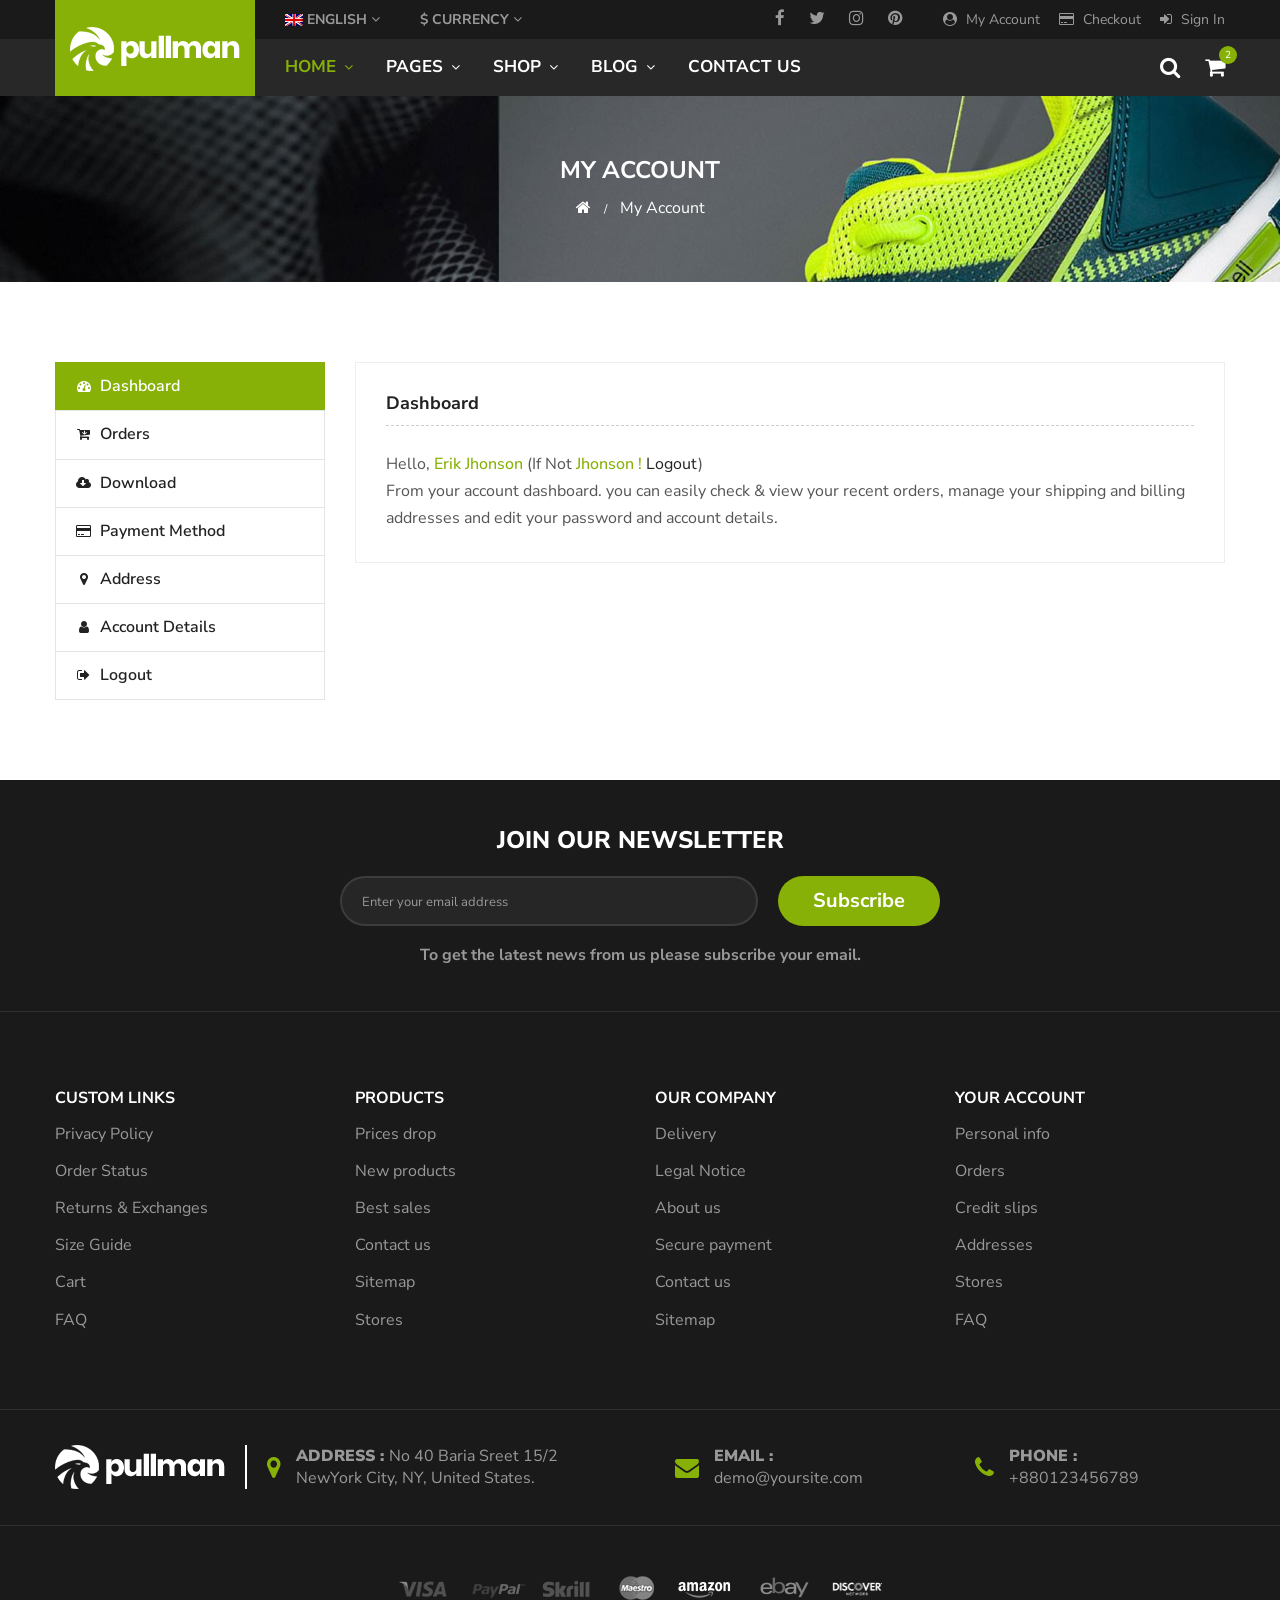
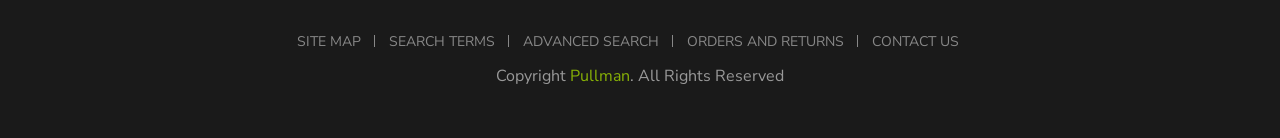
<file: shoesMall/src/main/webapp/my-account.html>
﻿<!doctype html>
<html class="no-js" lang="en">

<head>
    <meta charset="utf-8">
    <meta http-equiv="x-ua-compatible" content="ie=edge">
    <title>Pullman - eCommerce Bootstrap 4 Template</title>
    <meta name="robots" content="noindex, follow" />
    <meta name="description" content="">
    <meta name="viewport" content="width=device-width, initial-scale=1, shrink-to-fit=no">
    <!-- Favicon -->
    <link rel="shortcut icon" type="image/x-icon" href="assets/img/favicon.ico">

    <!-- CSS
	============================================ -->
    <!-- google fonts -->
    <link href="https://fonts.googleapis.com/css?family=Nunito+Sans:300,300i,400,400i,600,700,800,900%7CPoppins:300,400,500,600,700,800,900" rel="stylesheet">
    <!-- Bootstrap CSS -->
    <link rel="stylesheet" href="assets/css/vendor/bootstrap.min.css">
    <!-- Font-awesome CSS -->
    <link rel="stylesheet" href="assets/css/vendor/font-awesome.min.css">
    <!-- Slick slider css -->
    <link rel="stylesheet" href="assets/css/plugins/slick.min.css">
    <!-- animate css -->
    <link rel="stylesheet" href="assets/css/plugins/animate.css">
    <!-- Nice Select css -->
    <link rel="stylesheet" href="assets/css/plugins/nice-select.css">
    <!-- jquery UI css -->
    <link rel="stylesheet" href="assets/css/plugins/jqueryui.min.css">
    <!-- main style css -->
    <link rel="stylesheet" href="assets/css/style.css">

</head>

<body>
    <!-- Start Header Area -->
    <header class="header-area">
        <!-- main header start -->
        <div class="main-header d-none d-lg-block">
            <!-- header top start -->
            <div class="header-top black-bg">
                <div class="container">
                    <div class="row align-items-center">
                        <div class="col-lg-6">
                            <div class="top-left-navigation">
                                <ul class="nav align-items-center">
                                    <li class="language">
                                        <img src="assets/img/icon/en.png" alt="flag"> ENGLISH
                                        <i class="fa fa-angle-down"></i>
                                        <ul class="dropdown-list">
                                            <li><a href="#"><img src="assets/img/icon/en.png" alt="flag"> English</a></li>
                                            <li><a href="#"><img src="assets/img/icon/fr.png" alt="flag"> French</a></li>
                                        </ul>
                                    </li>
                                    <li class="curreny-wrap">
                                        $ CURRENCY
                                        <i class="fa fa-angle-down"></i>
                                        <ul class="dropdown-list curreny-list">
                                            <li><a href="#">$ USD</a></li>
                                            <li><a href="#">€ EURO</a></li>
                                        </ul>
                                    </li>
                                </ul>
                            </div>
                        </div>
                        <div class="col-lg-6 d-flex justify-content-end">
                            <div class="header-social-link">
                                <a href="#"><i class="fa fa-facebook"></i></a>
                                <a href="#"><i class="fa fa-twitter"></i></a>
                                <a href="#"><i class="fa fa-instagram"></i></a>
                                <a href="#"><i class="fa fa-pinterest"></i></a>
                            </div>
                            <ul class="user-info-block">
                                <li><a href="my-account.html"><i class="fa fa-user-circle"></i> My Account</a></li>
                                <li><a href="checkout.html"><i class="fa fa-credit-card"></i> Checkout</a></li>
                                <li><a href="login-register.html"><i class="fa fa-sign-in"></i> Sign In</a></li>
                            </ul>
                        </div>
                    </div>
                </div>
            </div>
            <!-- header top end -->

            <!-- header middle area start -->
            <div class="header-main-area black-soft sticky">
                <div class="container">
                    <div class="row align-items-center position-relative">
                        <!-- start logo area -->
                        <div class="col-auto">
                            <div class="logo">
                                <a href="index.html">
                                    <img src="assets/img/logo/logo.png" alt="Brand Logo">
                                </a>
                            </div>
                        </div>
                        <!-- start logo area -->

                        <!-- main menu area start -->
                        <div class="col-auto position-static">
                            <div class="main-menu-area">
                                <div class="main-menu">
                                    <!-- main menu navbar start -->
                                    <nav class="desktop-menu">
                                        <ul>
                                            <li class="active"><a href="index.html">Home <i class="fa fa-angle-down"></i></a>
                                                <ul class="dropdown">
                                                    <li><a href="index.html">Home version 01</a></li>
                                                    <li><a href="index-2.html">Home version 02</a></li>
                                                    <li><a href="index-3.html">Home version 03</a></li>
                                                    <li><a href="index-4.html">Home version 04</a></li>
                                                    <li><a href="index-5.html">Home version 05</a></li>
                                                </ul>
                                            </li>
                                            <li class="position-static"><a href="#">pages <i class="fa fa-angle-down"></i></a>
                                                <ul class="megamenu dropdown">
                                                    <li class="mega-title"><span>column 01</span>
                                                        <ul>
                                                            <li><a href="shop.html">shop grid left
                                                                    sidebar</a></li>
                                                            <li><a href="shop-grid-right-sidebar.html">shop grid right
                                                                    sidebar</a></li>
                                                            <li><a href="shop-list-left-sidebar.html">shop list left sidebar</a></li>
                                                            <li><a href="shop-list-right-sidebar.html">shop list right sidebar</a></li>
                                                        </ul>
                                                    </li>
                                                    <li class="mega-title"><span>column 02</span>
                                                        <ul>
                                                            <li><a href="product-details.html">product details</a></li>
                                                            <li><a href="product-details-affiliate.html">product
                                                                    details
                                                                    affiliate</a></li>
                                                            <li><a href="product-details-variable.html">product details
                                                                    variable</a></li>
                                                            <li><a href="product-details-group.html">product details
                                                                    group</a></li>
                                                        </ul>
                                                    </li>
                                                    <li class="mega-title"><span>column 03</span>
                                                        <ul>
                                                            <li><a href="cart.html">cart</a></li>
                                                            <li><a href="checkout.html">checkout</a></li>
                                                            <li><a href="compare.html">compare</a></li>
                                                            <li><a href="wishlist.html">wishlist</a></li>
                                                        </ul>
                                                    </li>
                                                    <li class="mega-title"><span>column 04</span>
                                                        <ul>
                                                            <li><a href="my-account.html">my-account</a></li>
                                                            <li><a href="login-register.html">login-register</a></li>
                                                            <li><a href="about-us.html">about us</a></li>
                                                            <li><a href="contact-us.html">contact us</a></li>
                                                        </ul>
                                                    </li>
                                                </ul>
                                            </li>
                                            <li><a href="shop.html">shop <i class="fa fa-angle-down"></i></a>
                                                <ul class="dropdown">
                                                    <li><a href="#">shop grid layout <i class="fa fa-angle-right"></i></a>
                                                        <ul class="dropdown">
                                                            <li><a href="shop.html">shop grid left sidebar</a></li>
                                                            <li><a href="shop-grid-right-sidebar.html">shop grid right sidebar</a></li>
                                                            <li><a href="shop-grid-full-3-col.html">shop grid full 3 col</a></li>
                                                            <li><a href="shop-grid-full-4-col.html">shop grid full 4 col</a></li>
                                                        </ul>
                                                    </li>
                                                    <li><a href="#">shop list layout <i class="fa fa-angle-right"></i></a>
                                                        <ul class="dropdown">
                                                            <li><a href="shop-list-left-sidebar.html">shop list left sidebar</a></li>
                                                            <li><a href="shop-list-right-sidebar.html">shop list right sidebar</a></li>
                                                            <li><a href="shop-list-full-width.html">shop list full width</a></li>
                                                        </ul>
                                                    </li>
                                                    <li><a href="#">products details <i class="fa fa-angle-right"></i></a>
                                                        <ul class="dropdown">
                                                            <li><a href="product-details.html">product details</a></li>
                                                            <li><a href="product-details-affiliate.html">product details affiliate</a></li>
                                                            <li><a href="product-details-variable.html">product details variable</a></li>
                                                            <li><a href="product-details-group.html">product details group</a></li>
                                                        </ul>
                                                    </li>
                                                </ul>
                                            </li>
                                            <li><a href="blog-left-sidebar.html">Blog <i class="fa fa-angle-down"></i></a>
                                                <ul class="dropdown">
                                                    <li><a href="blog-left-sidebar.html">blog left sidebar</a></li>
                                                    <li><a href="blog-list-left-sidebar.html">blog list left sidebar</a></li>
                                                    <li><a href="blog-right-sidebar.html">blog right sidebar</a></li>
                                                    <li><a href="blog-list-right-sidebar.html">blog list right sidebar</a></li>
                                                    <li><a href="blog-grid-full-width.html">blog grid full width</a></li>
                                                    <li><a href="blog-details.html">blog details</a></li>
                                                    <li><a href="blog-details-left-sidebar.html">blog details left sidebar</a></li>
                                                    <li><a href="blog-details-audio.html">blog details audio</a></li>
                                                    <li><a href="blog-details-video.html">blog details video</a></li>
                                                    <li><a href="blog-details-image.html">blog details image</a></li>
                                                </ul>
                                            </li>
                                            <li><a href="contact-us.html">Contact us</a></li>
                                        </ul>
                                    </nav>
                                    <!-- main menu navbar end -->
                                </div>
                            </div>
                        </div>
                        <!-- main menu area end -->

                        <!-- mini cart area start -->
                        <div class="col-auto ml-auto">
                            <div class="header-right">
                                <div class="header-configure-area">
                                    <ul class="nav">
                                        <li>
                                            <a href="#" class="search-trigger"><i class="fa fa-search"></i></a>
                                        </li>
                                        <li class="mini-cart-wrap">
                                            <a href="#" class="minicart-btn">
                                                <i class="fa fa-shopping-cart"></i>
                                                <span class="notification">2</span>
                                            </a>
                                            <div class="cart-list-wrapper">
                                                <ul class="cart-list">
                                                    <li>
                                                        <div class="cart-img">
                                                            <a href="product-details.html"><img src="assets/img/cart/cart-1.jpg" alt=""></a>
                                                        </div>
                                                        <div class="cart-info">
                                                            <h6 class="product-name"><a href="product-details.html">7th Generation classic</a></h6>
                                                            <span class="cart-qty">Qty: 1</span>
                                                            <span class="item-price">$60.00</span>
                                                        </div>
                                                        <div class="del-icon">
                                                            <i class="fa fa-times"></i>
                                                        </div>
                                                    </li>
                                                    <li>
                                                        <div class="cart-img">
                                                            <a href="product-details.html"><img src="assets/img/cart/cart-2.jpg" alt=""></a>
                                                        </div>
                                                        <div class="cart-info">
                                                            <h6 class="product-name"><a href="product-details.html">Digital 8th generation</a></h6>
                                                            <span class="cart-qty">Qty: 2</span>
                                                            <span class="item-price">$70.00</span>
                                                        </div>
                                                        <div class="del-icon">
                                                            <i class="fa fa-times"></i>
                                                        </div>
                                                    </li>
                                                </ul>
                                                <ul class="minicart-pricing-box">
                                                    <li>
                                                        <span>Sub-Total</span>
                                                        <span><strong>$300.00</strong></span>
                                                    </li>
                                                    <li>
                                                        <span>Eco Tax (-2.00)</span>
                                                        <span><strong>$10.00</strong></span>
                                                    </li>
                                                    <li>
                                                        <span>VAT (20%)</span>
                                                        <span><strong>$60.00</strong></span>
                                                    </li>
                                                    <li class="total">
                                                        <span>Total</span>
                                                        <span><strong>$370.00</strong></span>
                                                    </li>
                                                </ul>
                                                <div class="minicart-button">
                                                    <a href="cart.html"><i class="fa fa-shopping-cart"></i> View Cart</a>
                                                    <a href="cart.html"><i class="fa fa-share"></i> Checkout</a>
                                                </div>
                                            </div>
                                        </li>
                                    </ul>
                                </div>
                            </div>
                        </div>
                        <!-- mini cart area end -->

                    </div>
                </div>
            </div>
            <!-- header middle area end -->
        </div>
        <!-- main header start -->

        <!-- mobile header start -->
        <!-- mobile header start -->
        <div class="mobile-header d-lg-none d-md-block sticky black-soft">
            <!--mobile header top start -->
            <div class="container-fluid">
                <div class="row align-items-center">
                    <div class="col-12">
                        <div class="mobile-main-header">
                            <div class="mobile-logo">
                                <a href="index.html">
                                    <img src="assets/img/logo/logo.png" alt="Brand Logo">
                                </a>
                            </div>
                            <div class="mobile-menu-toggler">
                                <div class="mini-cart-wrap">
                                    <a href="cart.html">
                                        <i class="fa fa-shopping-cart"></i>
                                        <div class="notification">0</div>
                                    </a>
                                </div>
                                <button class="mobile-menu-btn">
                                    <span></span>
                                    <span></span>
                                    <span></span>
                                </button>
                            </div>
                        </div>
                    </div>
                </div>
            </div>
            <!-- mobile header top start -->
        </div>
        <!-- mobile header end -->
        <!-- mobile header end -->

        <!-- offcanvas mobile menu start -->
        <!-- off-canvas menu start -->
        <aside class="off-canvas-wrapper">
            <div class="off-canvas-overlay"></div>
            <div class="off-canvas-inner-content">
                <div class="btn-close-off-canvas">
                    <i class="fa fa-close"></i>
                </div>

                <div class="off-canvas-inner">
                    <!-- search box start -->
                    <div class="search-box-offcanvas">
                        <form>
                            <input type="text" placeholder="Search Here...">
                            <button class="search-btn"><i class="fa fa-search"></i></button>
                        </form>
                    </div>
                    <!-- search box end -->

                    <!-- mobile menu start -->
                    <div class="mobile-navigation">

                        <!-- mobile menu navigation start -->
                        <nav>
                            <ul class="mobile-menu">
                                <li class="menu-item-has-children"><a href="index.html">Home</a>
                                    <ul class="dropdown">
                                        <li><a href="index.html">Home version 01</a></li>
                                        <li><a href="index-2.html">Home version 02</a></li>
                                        <li><a href="index-3.html">Home version 03</a></li>
                                        <li><a href="index-4.html">Home version 04</a></li>
                                        <li><a href="index-5.html">Home version 05</a></li>
                                    </ul>
                                </li>
                                <li class="menu-item-has-children"><a href="#">pages</a>
                                    <ul class="megamenu dropdown">
                                        <li class="mega-title menu-item-has-children"><a href="#">column 01</a>
                                            <ul class="dropdown">
                                                <li><a href="shop.html">shop grid left
                                                        sidebar</a></li>
                                                <li><a href="shop-grid-right-sidebar.html">shop grid right
                                                        sidebar</a></li>
                                                <li><a href="shop-list-left-sidebar.html">shop list left sidebar</a></li>
                                                <li><a href="shop-list-right-sidebar.html">shop list right sidebar</a></li>
                                            </ul>
                                        </li>
                                        <li class="mega-title menu-item-has-children"><a href="#">column 02</a>
                                            <ul class="dropdown">
                                                <li><a href="product-details.html">product details</a></li>
                                                <li><a href="product-details-affiliate.html">product
                                                        details
                                                        affiliate</a></li>
                                                <li><a href="product-details-variable.html">product details
                                                        variable</a></li>
                                                <li><a href="product-details-group.html">product details
                                                        group</a></li>
                                            </ul>
                                        </li>
                                        <li class="mega-title menu-item-has-children"><a href="#">column 03</a>
                                            <ul class="dropdown">
                                                <li><a href="cart.html">cart</a></li>
                                                <li><a href="checkout.html">checkout</a></li>
                                                <li><a href="compare.html">compare</a></li>
                                                <li><a href="wishlist.html">wishlist</a></li>
                                            </ul>
                                        </li>
                                        <li class="mega-title menu-item-has-children"><a href="#">column 04</a>
                                            <ul class="dropdown">
                                                <li><a href="my-account.html">my-account</a></li>
                                                <li><a href="login-register.html">login-register</a></li>
                                                <li><a href="about-us.html">about us</a></li>
                                                <li><a href="contact-us.html">contact us</a></li>
                                            </ul>
                                        </li>
                                    </ul>
                                </li>
                                <li class="menu-item-has-children "><a href="#">shop</a>
                                    <ul class="dropdown">
                                        <li class="menu-item-has-children"><a href="#">shop grid layout</a>
                                            <ul class="dropdown">
                                                <li><a href="shop.html">shop grid left sidebar</a></li>
                                                <li><a href="shop-grid-right-sidebar.html">shop grid right sidebar</a></li>
                                                <li><a href="shop-grid-full-3-col.html">shop grid full 3 col</a></li>
                                                <li><a href="shop-grid-full-4-col.html">shop grid full 4 col</a></li>
                                            </ul>
                                        </li>
                                        <li class="menu-item-has-children"><a href="#">shop list layout</a>
                                            <ul class="dropdown">
                                                <li><a href="shop-list-left-sidebar.html">shop list left sidebar</a></li>
                                                <li><a href="shop-list-right-sidebar.html">shop list right sidebar</a></li>
                                                <li><a href="shop-list-full-width.html">shop list full width</a></li>
                                            </ul>
                                        </li>
                                        <li class="menu-item-has-children"><a href="#">products details</a>
                                            <ul class="dropdown">
                                                <li><a href="product-details.html">product details</a></li>
                                                <li><a href="product-details-affiliate.html">product details affiliate</a></li>
                                                <li><a href="product-details-variable.html">product details variable</a></li>
                                                <li><a href="product-details-group.html">product details group</a></li>
                                            </ul>
                                        </li>
                                    </ul>
                                </li>
                                <li class="menu-item-has-children "><a href="#">Blog</a>
                                    <ul class="dropdown">
                                        <li><a href="blog-left-sidebar.html">blog left sidebar</a></li>
                                        <li><a href="blog-list-left-sidebar.html">blog list left sidebar</a></li>
                                        <li><a href="blog-right-sidebar.html">blog right sidebar</a></li>
                                        <li><a href="blog-list-right-sidebar.html">blog list right sidebar</a></li>
                                        <li><a href="blog-grid-full-width.html">blog grid full width</a></li>
                                        <li><a href="blog-details.html">blog details</a></li>
                                        <li><a href="blog-details-left-sidebar.html">blog details left sidebar</a></li>
                                        <li><a href="blog-details-audio.html">blog details audio</a></li>
                                        <li><a href="blog-details-video.html">blog details video</a></li>
                                        <li><a href="blog-details-image.html">blog details image</a></li>
                                    </ul>
                                </li>
                                <li><a href="contact-us.html">Contact us</a></li>
                            </ul>
                        </nav>
                        <!-- mobile menu navigation end -->
                    </div>
                    <!-- mobile menu end -->

                    <div class="mobile-settings">
                        <ul class="nav">
                            <li>
                                <div class="dropdown mobile-top-dropdown">
                                    <a href="#" class="dropdown-toggle" id="currency" data-toggle="dropdown" aria-haspopup="true" aria-expanded="false">
                                        Currency
                                        <i class="fa fa-angle-down"></i>
                                    </a>
                                    <div class="dropdown-menu" aria-labelledby="currency">
                                        <a class="dropdown-item" href="#">$ USD</a>
                                        <a class="dropdown-item" href="#">$ EURO</a>
                                    </div>
                                </div>
                            </li>
                            <li>
                                <div class="dropdown mobile-top-dropdown">
                                    <a href="#" class="dropdown-toggle" id="myaccount" data-toggle="dropdown" aria-haspopup="true" aria-expanded="false">
                                        My Account
                                        <i class="fa fa-angle-down"></i>
                                    </a>
                                    <div class="dropdown-menu" aria-labelledby="myaccount">
                                        <a class="dropdown-item" href="my-account.html">my account</a>
                                        <a class="dropdown-item" href="login-register.html"> login</a>
                                        <a class="dropdown-item" href="login-register.html">register</a>
                                    </div>
                                </div>
                            </li>
                        </ul>
                    </div>

                    <!-- offcanvas widget area start -->
                    <div class="offcanvas-widget-area">
                        <div class="off-canvas-contact-widget">
                            <ul>
                                <li><i class="fa fa-mobile"></i>
                                    <a href="#">0123456789</a>
                                </li>
                                <li><i class="fa fa-envelope-o"></i>
                                    <a href="#">info@yourdomain.com</a>
                                </li>
                            </ul>
                        </div>
                        <div class="off-canvas-social-widget">
                            <a href="#"><i class="fa fa-facebook"></i></a>
                            <a href="#"><i class="fa fa-twitter"></i></a>
                            <a href="#"><i class="fa fa-pinterest-p"></i></a>
                            <a href="#"><i class="fa fa-linkedin"></i></a>
                            <a href="#"><i class="fa fa-youtube-play"></i></a>
                        </div>
                    </div>
                    <!-- offcanvas widget area end -->
                </div>
            </div>
        </aside>
        <!-- off-canvas menu end -->
        <!-- offcanvas mobile menu end -->
    </header>
    <!-- end Header Area -->


    <!-- offcanvas search form start -->
    <div class="offcanvas-search-wrapper">
        <div class="offcanvas-search-inner">
            <div class="offcanvas-close">
                <i class="fa fa-close"></i>
            </div>
            <div class="container">
                <div class="offcanvas-search-box">
                    <form class="d-flex bdr-bottom w-100">
                        <input type="text" placeholder="Search entire storage here...">
                        <button class="search-btn"><i class="fa fa-search"></i>search</button>
                    </form>
                </div>
            </div>
        </div>
    </div>
    <!-- offcanvas search form end -->

    <main>
        <!-- breadcrumb area start -->
        <div class="breadcrumb-area breadcrumb-img bg-img" data-bg="assets/img/banner/shop.jpg">
            <div class="container">
                <div class="row">
                    <div class="col-12">
                        <div class="breadcrumb-wrap">
                            <nav aria-label="breadcrumb">
                                <h3 class="breadcrumb-title">MY ACCOUNT</h3>
                                <ul class="breadcrumb justify-content-center">
                                    <li class="breadcrumb-item"><a href="index.html"><i class="fa fa-home"></i></a></li>
                                    <li class="breadcrumb-item active" aria-current="page">My Account</li>
                                </ul>
                            </nav>
                        </div>
                    </div>
                </div>
            </div>
        </div>
        <!-- breadcrumb area end -->

        <!-- my account wrapper start -->
        <div class="my-account-wrapper section-padding">
            <div class="container">
                <div class="section-bg-color">
                    <div class="row">
                        <div class="col-lg-12">
                            <!-- My Account Page Start -->
                            <div class="myaccount-page-wrapper">
                                <!-- My Account Tab Menu Start -->
                                <div class="row">
                                    <div class="col-lg-3 col-md-4">
                                        <div class="myaccount-tab-menu nav" role="tablist">
                                            <a href="#dashboad" class="active" data-toggle="tab"><i class="fa fa-dashboard"></i>
                                                Dashboard</a>
                                            <a href="#orders" data-toggle="tab"><i class="fa fa-cart-arrow-down"></i>
                                                Orders</a>
                                            <a href="#download" data-toggle="tab"><i class="fa fa-cloud-download"></i>
                                                Download</a>
                                            <a href="#payment-method" data-toggle="tab"><i class="fa fa-credit-card"></i>
                                                Payment
                                                Method</a>
                                            <a href="#address-edit" data-toggle="tab"><i class="fa fa-map-marker"></i>
                                                Address</a>
                                            <a href="#account-info" data-toggle="tab"><i class="fa fa-user"></i> Account
                                                Details</a>
                                            <a href="login-register.html"><i class="fa fa-sign-out"></i> Logout</a>
                                        </div>
                                    </div>
                                    <!-- My Account Tab Menu End -->

                                    <!-- My Account Tab Content Start -->
                                    <div class="col-lg-9 col-md-8">
                                        <div class="tab-content" id="myaccountContent">
                                            <!-- Single Tab Content Start -->
                                            <div class="tab-pane fade show active" id="dashboad" role="tabpanel">
                                                <div class="myaccount-content">
                                                    <h5>Dashboard</h5>
                                                    <div class="welcome">
                                                        <p>Hello, <strong>Erik Jhonson</strong> (If Not <strong>Jhonson
                                                            !</strong><a href="login-register.html" class="logout"> Logout</a>)</p>
                                                    </div>
                                                    <p class="mb-0">From your account dashboard. you can easily check &
                                                        view your recent orders, manage your shipping and billing addresses
                                                        and edit your password and account details.</p>
                                                </div>
                                            </div>
                                            <!-- Single Tab Content End -->

                                            <!-- Single Tab Content Start -->
                                            <div class="tab-pane fade" id="orders" role="tabpanel">
                                                <div class="myaccount-content">
                                                    <h5>Orders</h5>
                                                    <div class="myaccount-table table-responsive text-center">
                                                        <table class="table table-bordered">
                                                            <thead class="thead-light">
                                                                <tr>
                                                                    <th>Order</th>
                                                                    <th>Date</th>
                                                                    <th>Status</th>
                                                                    <th>Total</th>
                                                                    <th>Action</th>
                                                                </tr>
                                                            </thead>
                                                            <tbody>
                                                                <tr>
                                                                    <td>1</td>
                                                                    <td>Aug 22, 2018</td>
                                                                    <td>Pending</td>
                                                                    <td>$3000</td>
                                                                    <td><a href="cart.html" class="btn btn-sqr">View</a>
                                                                    </td>
                                                                </tr>
                                                                <tr>
                                                                    <td>2</td>
                                                                    <td>July 22, 2018</td>
                                                                    <td>Approved</td>
                                                                    <td>$200</td>
                                                                    <td><a href="cart.html" class="btn btn-sqr">View</a>
                                                                    </td>
                                                                </tr>
                                                                <tr>
                                                                    <td>3</td>
                                                                    <td>June 12, 2017</td>
                                                                    <td>On Hold</td>
                                                                    <td>$990</td>
                                                                    <td><a href="cart.html" class="btn btn-sqr">View</a>
                                                                    </td>
                                                                </tr>
                                                            </tbody>
                                                        </table>
                                                    </div>
                                                </div>
                                            </div>
                                            <!-- Single Tab Content End -->

                                            <!-- Single Tab Content Start -->
                                            <div class="tab-pane fade" id="download" role="tabpanel">
                                                <div class="myaccount-content">
                                                    <h5>Downloads</h5>
                                                    <div class="myaccount-table table-responsive text-center">
                                                        <table class="table table-bordered">
                                                            <thead class="thead-light">
                                                                <tr>
                                                                    <th>Product</th>
                                                                    <th>Date</th>
                                                                    <th>Expire</th>
                                                                    <th>Download</th>
                                                                </tr>
                                                            </thead>
                                                            <tbody>
                                                                <tr>
                                                                    <td>PRIMITIVE MENS SHOES</td>
                                                                    <td>Aug 22, 2018</td>
                                                                    <td>Yes</td>
                                                                    <td><a href="#" class="btn btn-sqr"><i
                                                                        class="fa fa-cloud-download"></i>
                                                                            Download File</a></td>
                                                                </tr>
                                                                <tr>
                                                                    <td>REXPO WOMENS SHOES</td>
                                                                    <td>Sep 12, 2018</td>
                                                                    <td>Never</td>
                                                                    <td><a href="#" class="btn btn-sqr"><i
                                                                        class="fa fa-cloud-download"></i>
                                                                            Download File</a></td>
                                                                </tr>
                                                            </tbody>
                                                        </table>
                                                    </div>
                                                </div>
                                            </div>
                                            <!-- Single Tab Content End -->

                                            <!-- Single Tab Content Start -->
                                            <div class="tab-pane fade" id="payment-method" role="tabpanel">
                                                <div class="myaccount-content">
                                                    <h5>Payment Method</h5>
                                                    <p class="saved-message">You Can't Saved Your Payment Method yet.</p>
                                                </div>
                                            </div>
                                            <!-- Single Tab Content End -->

                                            <!-- Single Tab Content Start -->
                                            <div class="tab-pane fade" id="address-edit" role="tabpanel">
                                                <div class="myaccount-content">
                                                    <h5>Billing Address</h5>
                                                    <address>
                                                        <p><strong>Erik Jhonson</strong></p>
                                                        <p>1355 Market St, Suite 900 <br>
                                                            San Francisco, CA 94103</p>
                                                            <p>Mobile: (123) 456-7890</p>
                                                    </address>
                                                    <a href="#" class="btn btn-sqr"><i class="fa fa-edit"></i>
                                                        Edit Address</a>
                                                </div>
                                            </div>
                                            <!-- Single Tab Content End -->

                                            <!-- Single Tab Content Start -->
                                            <div class="tab-pane fade" id="account-info" role="tabpanel">
                                                <div class="myaccount-content">
                                                    <h5>Account Details</h5>
                                                    <div class="account-details-form">
                                                        <form action="#">
                                                            <div class="row">
                                                                <div class="col-lg-6">
                                                                    <div class="single-input-item">
                                                                        <label for="first-name" class="required">First
                                                                            Name</label>
                                                                        <input type="text" id="first-name" placeholder="First Name" />
                                                                    </div>
                                                                </div>
                                                                <div class="col-lg-6">
                                                                    <div class="single-input-item">
                                                                        <label for="last-name" class="required">Last
                                                                            Name</label>
                                                                        <input type="text" id="last-name" placeholder="Last Name" />
                                                                    </div>
                                                                </div>
                                                            </div>
                                                            <div class="single-input-item">
                                                                <label for="display-name" class="required">Display Name</label>
                                                                <input type="text" id="display-name" placeholder="Display Name" />
                                                            </div>
                                                            <div class="single-input-item">
                                                                <label for="email" class="required">Email Addres</label>
                                                                <input type="email" id="email" placeholder="Email Address" />
                                                            </div>
                                                            <fieldset>
                                                                <legend>Password Change</legend>
                                                                <div class="single-input-item">
                                                                    <label for="current-pwd" class="required">Current
                                                                        Password</label>
                                                                    <input type="password" id="current-pwd" placeholder="Current Password" />
                                                                </div>
                                                                <div class="row">
                                                                    <div class="col-lg-6">
                                                                        <div class="single-input-item">
                                                                            <label for="new-pwd" class="required">New
                                                                                Password</label>
                                                                            <input type="password" id="new-pwd" placeholder="New Password" />
                                                                        </div>
                                                                    </div>
                                                                    <div class="col-lg-6">
                                                                        <div class="single-input-item">
                                                                            <label for="confirm-pwd" class="required">Confirm
                                                                                Password</label>
                                                                            <input type="password" id="confirm-pwd" placeholder="Confirm Password" />
                                                                        </div>
                                                                    </div>
                                                                </div>
                                                            </fieldset>
                                                            <div class="single-input-item">
                                                                <button class="btn btn-sqr">Save Changes</button>
                                                            </div>
                                                        </form>
                                                    </div>
                                                </div>
                                            </div> <!-- Single Tab Content End -->
                                        </div>
                                    </div> <!-- My Account Tab Content End -->
                                </div>
                            </div> <!-- My Account Page End -->
                        </div>
                    </div>
                </div>
            </div>
        </div>
        <!-- my account wrapper end -->
    </main>

    <!-- Scroll to top start -->
    <div class="scroll-top not-visible">
        <i class="fa fa-angle-up"></i>
    </div>
    <!-- Scroll to Top End -->


    <!-- footer area start -->
    <footer class="black-bg">
        <!-- newsletter area start -->
        <section class="newsletter-area">
            <div class="container">
                <div class="row">
                    <div class="col-12">
                        <div class="newsletter-wrapper text-center">
                            <h3 class="title text-white">JOIN OUR NEWSLETTER</h3>
                            <form class="newsletter-inner" id="mc-form">
                                <input type="email" class="news-field" id="mc-email" autocomplete="off" placeholder="Enter your email address">
                                <button class="news-btn" id="mc-submit">Subscribe</button>
                            </form>
                            <h6 class="newsletter-subtitle">To get the latest news from us please subscribe your email.</h6>
                            <!-- mailchimp-alerts Start -->
                            <div class="mailchimp-alerts">
                                <div class="mailchimp-submitting"></div><!-- mailchimp-submitting end -->
                                <div class="mailchimp-success"></div><!-- mailchimp-success end -->
                                <div class="mailchimp-error"></div><!-- mailchimp-error end -->
                            </div>
                            <!-- mailchimp-alerts end -->
                        </div>
                    </div>
                </div>
            </div>
        </section>
        <!-- newsletter area end -->
        <div class="footer-widget-area">
            <div class="container">
                <div class="row mtn-30">
                    <div class="col-lg-3 col-sm-6">
                        <div class="footer-widget-item mt-30">
                            <h6 class="widget-title">CUSTOM LINKS</h6>
                            <ul class="usefull-links">
                                <li><a href="#">Privacy Policy</a></li>
                                <li><a href="#">Order Status</a></li>
                                <li><a href="#">Returns & Exchanges</a></li>
                                <li><a href="#">Size Guide</a></li>
                                <li><a href="#">Cart</a></li>
                                <li><a href="#">FAQ</a></li>
                            </ul>
                        </div>
                    </div>
                    <div class="col-lg-3 col-sm-6">
                        <div class="footer-widget-item mt-30">
                            <h6 class="widget-title">PRODUCTS</h6>
                            <ul class="usefull-links">
                                <li><a href="#">Prices drop</a></li>
                                <li><a href="#">New products</a></li>
                                <li><a href="#">Best sales</a></li>
                                <li><a href="#">Contact us</a></li>
                                <li><a href="#">Sitemap</a></li>
                                <li><a href="#">Stores</a></li>
                            </ul>
                        </div>
                    </div>
                    <div class="col-lg-3 col-sm-6">
                        <div class="footer-widget-item mt-30">
                            <h6 class="widget-title">OUR COMPANY</h6>
                            <ul class="usefull-links">
                                <li><a href="#">Delivery</a></li>
                                <li><a href="#">Legal Notice</a></li>
                                <li><a href="#">About us</a></li>
                                <li><a href="#">Secure payment</a></li>
                                <li><a href="#">Contact us</a></li>
                                <li><a href="#">Sitemap</a></li>
                            </ul>
                        </div>
                    </div>
                    <div class="col-lg-3 col-sm-6">
                        <div class="footer-widget-item mt-30">
                            <h6 class="widget-title">YOUR ACCOUNT</h6>
                            <ul class="usefull-links">
                                <li><a href="#">Personal info</a></li>
                                <li><a href="#">Orders</a></li>
                                <li><a href="#">Credit slips</a></li>
                                <li><a href="#">Addresses</a></li>
                                <li><a href="#">Stores</a></li>
                                <li><a href="#">FAQ</a></li>
                            </ul>
                        </div>
                    </div>
                </div>
            </div>
        </div>
        <div class="footer-middle-area">
            <div class="container">
                <div class="row mtn-30">
                    <div class="col-lg-6 col-sm-12">
                        <div class="address-block mt-30">
                            <div class="footer-logo">
                                <a href="index.html">
                                    <img src="assets/img/logo/logo.png" alt="Brand Logo">
                                </a>
                            </div>
                            <address class="address-info d-flex align-items-center">
                                <i class="fa fa-map-marker"></i>
                                <p><span>ADDRESS : </span> No 40 Baria Sreet 15/2 NewYork City, NY, United States.</p>
                            </address>
                        </div>
                    </div>
                    <div class="col-lg-3 col-sm-6">
                        <address class="address-info email mt-30">
                            <i class="fa fa-envelope"></i>
                            <p><span>EMAIL : </span><a href="emailto:demo@yoursite.com">demo@yoursite.com</a></p>
                        </address>
                    </div>
                    <div class="col-lg-3 col-sm-6">
                        <address class="address-info email mt-30">
                            <i class="fa fa-phone"></i>
                            <p><span>PHONE : </span><a href="tel:+880123456789">+880123456789</a></p>
                        </address>
                    </div>
                </div>
            </div>
        </div>
        <div class="footer-bottom-area text-center">
            <div class="container">
                <div class="row">
                    <div class="col-12">
                        <div class="payment-method-list">
                            <img src="assets/img/payment-2.png" alt="payment method">
                        </div>
                        <div class="footer-link">
                            <a href="#">SITE MAP</a>
                            <a href="#">SEARCH TERMS</a>
                            <a href="#">ADVANCED SEARCH</a>
                            <a href="#">ORDERS AND RETURNS</a>
                            <a href="#">CONTACT US</a>
                        </div>
                        <p class="copyright">
                            Copyright <a href="http://www.17sucai.com/">Pullman</a>. All Rights Reserved
                        </p>
                    </div>
                </div>
            </div>
        </div>
    </footer>
    <!-- footer area end -->



    <!-- JS
============================================ -->

    <!-- Modernizer JS -->
    <script src="assets/js/vendor/modernizr-3.6.0.min.js"></script>
    <!-- jQuery JS -->
    <script src="assets/js/vendor/jquery-3.3.1.min.js"></script>
    <!-- Popper JS -->
    <script src="assets/js/vendor/popper.min.js"></script>
    <!-- Bootstrap JS -->
    <script src="assets/js/vendor/bootstrap.min.js"></script>
    <!-- slick Slider JS -->
    <script src="assets/js/plugins/slick.min.js"></script>
    <!-- Countdown JS -->
    <script src="assets/js/plugins/countdown.min.js"></script>
    <!-- Nice Select JS -->
    <script src="assets/js/plugins/nice-select.min.js"></script>
    <!-- jquery UI JS -->
    <script src="assets/js/plugins/jqueryui.min.js"></script>
    <!-- Image zoom JS -->
    <script src="assets/js/plugins/image-zoom.min.js"></script>
    <!-- image loaded js -->
    <script src="assets/js/plugins/imagesloaded.pkgd.min.js"></script>
    <!-- masonry  -->
    <script src="assets/js/plugins/masonry.pkgd.min.js"></script>
    <!-- mailchimp active js -->
    <script src="assets/js/plugins/ajaxchimp.js"></script>
    <!-- contact form dynamic js -->
    <script src="assets/js/plugins/ajax-mail.js"></script>
    <!-- google map api -->
    <script src="http://ditu.google.cn/maps/api/js?key=AIzaSyCfmCVTjRI007pC1Yk2o2d_EhgkjTsFVN8"></script>
    <!-- google map active js -->
    <script src="assets/js/plugins/google-map.js"></script>
    <!-- Main JS -->
    <script src="assets/js/main.js"></script>
</body>

</html>
</file>
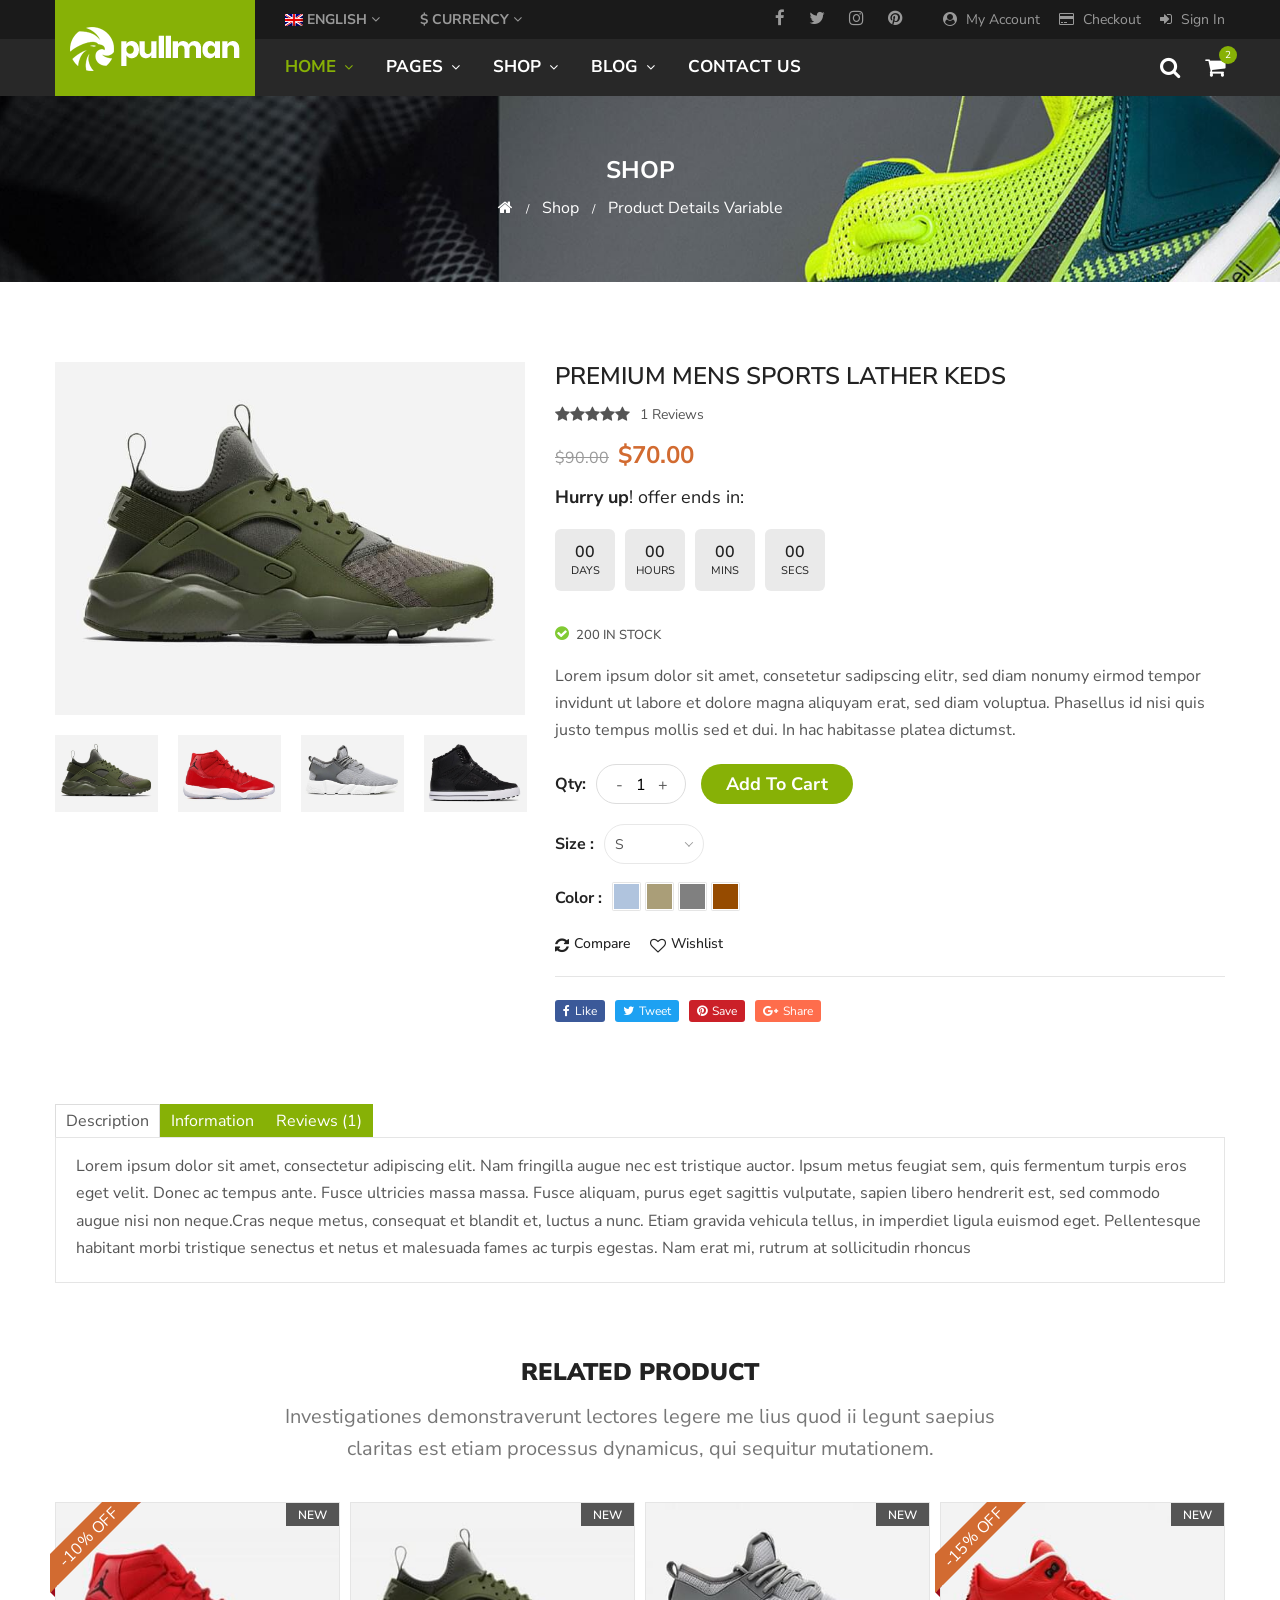
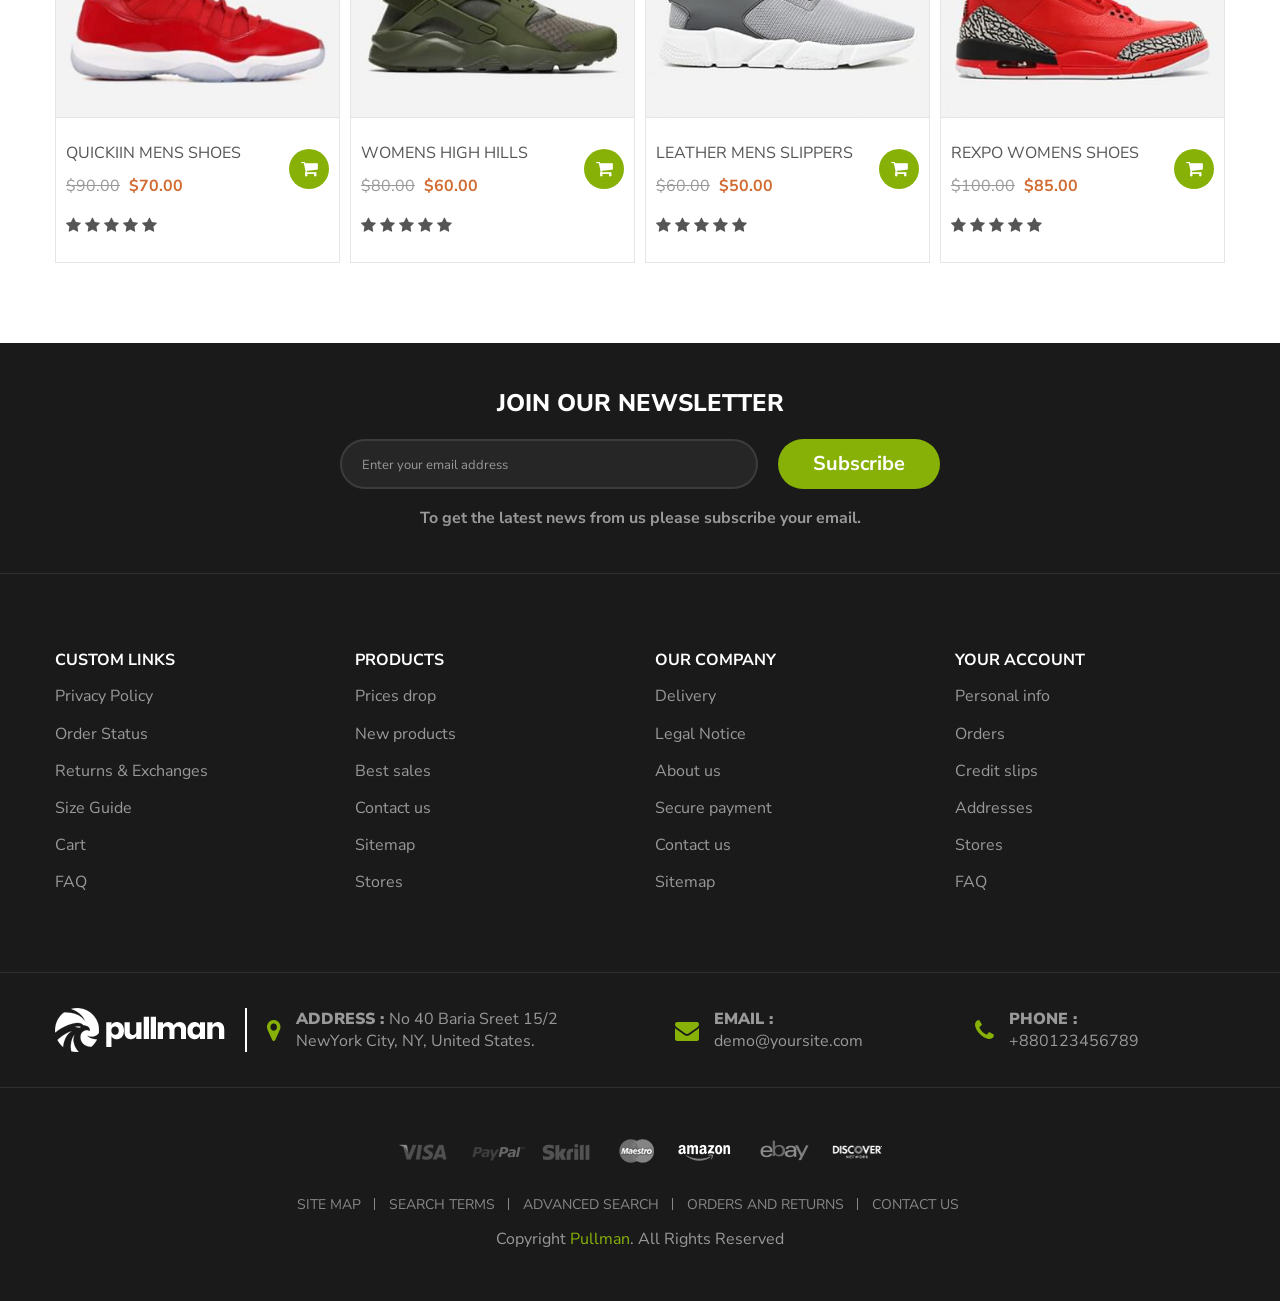
<file: shoesMall/src/main/webapp/product-details-variable.html>
﻿<!doctype html>
<html class="no-js" lang="en">

<head>
    <meta charset="utf-8">
    <meta http-equiv="x-ua-compatible" content="ie=edge">
    <title>Pullman - eCommerce Bootstrap 4 Template</title>
    <meta name="robots" content="noindex, follow" />
    <meta name="description" content="">
    <meta name="viewport" content="width=device-width, initial-scale=1, shrink-to-fit=no">
    <!-- Favicon -->
    <link rel="shortcut icon" type="image/x-icon" href="assets/img/favicon.ico">

    <!-- CSS
	============================================ -->
    <!-- google fonts -->
    <link href="https://fonts.googleapis.com/css?family=Nunito+Sans:300,300i,400,400i,600,700,800,900%7CPoppins:300,400,500,600,700,800,900" rel="stylesheet">
    <!-- Bootstrap CSS -->
    <link rel="stylesheet" href="assets/css/vendor/bootstrap.min.css">
    <!-- Font-awesome CSS -->
    <link rel="stylesheet" href="assets/css/vendor/font-awesome.min.css">
    <!-- Slick slider css -->
    <link rel="stylesheet" href="assets/css/plugins/slick.min.css">
    <!-- animate css -->
    <link rel="stylesheet" href="assets/css/plugins/animate.css">
    <!-- Nice Select css -->
    <link rel="stylesheet" href="assets/css/plugins/nice-select.css">
    <!-- jquery UI css -->
    <link rel="stylesheet" href="assets/css/plugins/jqueryui.min.css">
    <!-- main style css -->
    <link rel="stylesheet" href="assets/css/style.css">

</head>

<body>
    <!-- Start Header Area -->
    <header class="header-area">
        <!-- main header start -->
        <div class="main-header d-none d-lg-block">
            <!-- header top start -->
            <div class="header-top black-bg">
                <div class="container">
                    <div class="row align-items-center">
                        <div class="col-lg-6">
                            <div class="top-left-navigation">
                                <ul class="nav align-items-center">
                                    <li class="language">
                                        <img src="assets/img/icon/en.png" alt="flag"> ENGLISH
                                        <i class="fa fa-angle-down"></i>
                                        <ul class="dropdown-list">
                                            <li><a href="#"><img src="assets/img/icon/en.png" alt="flag"> English</a></li>
                                            <li><a href="#"><img src="assets/img/icon/fr.png" alt="flag"> French</a></li>
                                        </ul>
                                    </li>
                                    <li class="curreny-wrap">
                                        $ CURRENCY
                                        <i class="fa fa-angle-down"></i>
                                        <ul class="dropdown-list curreny-list">
                                            <li><a href="#">$ USD</a></li>
                                            <li><a href="#">€ EURO</a></li>
                                        </ul>
                                    </li>
                                </ul>
                            </div>
                        </div>
                        <div class="col-lg-6 d-flex justify-content-end">
                            <div class="header-social-link">
                                <a href="#"><i class="fa fa-facebook"></i></a>
                                <a href="#"><i class="fa fa-twitter"></i></a>
                                <a href="#"><i class="fa fa-instagram"></i></a>
                                <a href="#"><i class="fa fa-pinterest"></i></a>
                            </div>
                            <ul class="user-info-block">
                                <li><a href="my-account.html"><i class="fa fa-user-circle"></i> My Account</a></li>
                                <li><a href="checkout.html"><i class="fa fa-credit-card"></i> Checkout</a></li>
                                <li><a href="login-register.html"><i class="fa fa-sign-in"></i> Sign In</a></li>
                            </ul>
                        </div>
                    </div>
                </div>
            </div>
            <!-- header top end -->

            <!-- header middle area start -->
            <div class="header-main-area black-soft sticky">
                <div class="container">
                    <div class="row align-items-center position-relative">
                        <!-- start logo area -->
                        <div class="col-auto">
                            <div class="logo">
                                <a href="index.html">
                                    <img src="assets/img/logo/logo.png" alt="Brand Logo">
                                </a>
                            </div>
                        </div>
                        <!-- start logo area -->

                        <!-- main menu area start -->
                        <div class="col-auto position-static">
                            <div class="main-menu-area">
                                <div class="main-menu">
                                    <!-- main menu navbar start -->
                                    <nav class="desktop-menu">
                                        <ul>
                                            <li class="active"><a href="index.html">Home <i class="fa fa-angle-down"></i></a>
                                                <ul class="dropdown">
                                                    <li><a href="index.html">Home version 01</a></li>
                                                    <li><a href="index-2.html">Home version 02</a></li>
                                                    <li><a href="index-3.html">Home version 03</a></li>
                                                    <li><a href="index-4.html">Home version 04</a></li>
                                                    <li><a href="index-5.html">Home version 05</a></li>
                                                </ul>
                                            </li>
                                            <li class="position-static"><a href="#">pages <i class="fa fa-angle-down"></i></a>
                                                <ul class="megamenu dropdown">
                                                    <li class="mega-title"><span>column 01</span>
                                                        <ul>
                                                            <li><a href="shop.html">shop grid left
                                                                    sidebar</a></li>
                                                            <li><a href="shop-grid-right-sidebar.html">shop grid right
                                                                    sidebar</a></li>
                                                            <li><a href="shop-list-left-sidebar.html">shop list left sidebar</a></li>
                                                            <li><a href="shop-list-right-sidebar.html">shop list right sidebar</a></li>
                                                        </ul>
                                                    </li>
                                                    <li class="mega-title"><span>column 02</span>
                                                        <ul>
                                                            <li><a href="product-details.html">product details</a></li>
                                                            <li><a href="product-details-affiliate.html">product
                                                                    details
                                                                    affiliate</a></li>
                                                            <li><a href="product-details-variable.html">product details
                                                                    variable</a></li>
                                                            <li><a href="product-details-group.html">product details
                                                                    group</a></li>
                                                        </ul>
                                                    </li>
                                                    <li class="mega-title"><span>column 03</span>
                                                        <ul>
                                                            <li><a href="cart.html">cart</a></li>
                                                            <li><a href="checkout.html">checkout</a></li>
                                                            <li><a href="compare.html">compare</a></li>
                                                            <li><a href="wishlist.html">wishlist</a></li>
                                                        </ul>
                                                    </li>
                                                    <li class="mega-title"><span>column 04</span>
                                                        <ul>
                                                            <li><a href="my-account.html">my-account</a></li>
                                                            <li><a href="login-register.html">login-register</a></li>
                                                            <li><a href="about-us.html">about us</a></li>
                                                            <li><a href="contact-us.html">contact us</a></li>
                                                        </ul>
                                                    </li>
                                                </ul>
                                            </li>
                                            <li><a href="shop.html">shop <i class="fa fa-angle-down"></i></a>
                                                <ul class="dropdown">
                                                    <li><a href="#">shop grid layout <i class="fa fa-angle-right"></i></a>
                                                        <ul class="dropdown">
                                                            <li><a href="shop.html">shop grid left sidebar</a></li>
                                                            <li><a href="shop-grid-right-sidebar.html">shop grid right sidebar</a></li>
                                                            <li><a href="shop-grid-full-3-col.html">shop grid full 3 col</a></li>
                                                            <li><a href="shop-grid-full-4-col.html">shop grid full 4 col</a></li>
                                                        </ul>
                                                    </li>
                                                    <li><a href="#">shop list layout <i class="fa fa-angle-right"></i></a>
                                                        <ul class="dropdown">
                                                            <li><a href="shop-list-left-sidebar.html">shop list left sidebar</a></li>
                                                            <li><a href="shop-list-right-sidebar.html">shop list right sidebar</a></li>
                                                            <li><a href="shop-list-full-width.html">shop list full width</a></li>
                                                        </ul>
                                                    </li>
                                                    <li><a href="#">products details <i class="fa fa-angle-right"></i></a>
                                                        <ul class="dropdown">
                                                            <li><a href="product-details.html">product details</a></li>
                                                            <li><a href="product-details-affiliate.html">product details affiliate</a></li>
                                                            <li><a href="product-details-variable.html">product details variable</a></li>
                                                            <li><a href="product-details-group.html">product details group</a></li>
                                                        </ul>
                                                    </li>
                                                </ul>
                                            </li>
                                            <li><a href="blog-left-sidebar.html">Blog <i class="fa fa-angle-down"></i></a>
                                                <ul class="dropdown">
                                                    <li><a href="blog-left-sidebar.html">blog left sidebar</a></li>
                                                    <li><a href="blog-list-left-sidebar.html">blog list left sidebar</a></li>
                                                    <li><a href="blog-right-sidebar.html">blog right sidebar</a></li>
                                                    <li><a href="blog-list-right-sidebar.html">blog list right sidebar</a></li>
                                                    <li><a href="blog-grid-full-width.html">blog grid full width</a></li>
                                                    <li><a href="blog-details.html">blog details</a></li>
                                                    <li><a href="blog-details-left-sidebar.html">blog details left sidebar</a></li>
                                                    <li><a href="blog-details-audio.html">blog details audio</a></li>
                                                    <li><a href="blog-details-video.html">blog details video</a></li>
                                                    <li><a href="blog-details-image.html">blog details image</a></li>
                                                </ul>
                                            </li>
                                            <li><a href="contact-us.html">Contact us</a></li>
                                        </ul>
                                    </nav>
                                    <!-- main menu navbar end -->
                                </div>
                            </div>
                        </div>
                        <!-- main menu area end -->

                        <!-- mini cart area start -->
                        <div class="col-auto ml-auto">
                            <div class="header-right">
                                <div class="header-configure-area">
                                    <ul class="nav">
                                        <li>
                                            <a href="#" class="search-trigger"><i class="fa fa-search"></i></a>
                                        </li>
                                        <li class="mini-cart-wrap">
                                            <a href="#" class="minicart-btn">
                                                <i class="fa fa-shopping-cart"></i>
                                                <span class="notification">2</span>
                                            </a>
                                            <div class="cart-list-wrapper">
                                                <ul class="cart-list">
                                                    <li>
                                                        <div class="cart-img">
                                                            <a href="product-details.html"><img src="assets/img/cart/cart-1.jpg" alt=""></a>
                                                        </div>
                                                        <div class="cart-info">
                                                            <h6 class="product-name"><a href="product-details.html">7th Generation classic</a></h6>
                                                            <span class="cart-qty">Qty: 1</span>
                                                            <span class="item-price">$60.00</span>
                                                        </div>
                                                        <div class="del-icon">
                                                            <i class="fa fa-times"></i>
                                                        </div>
                                                    </li>
                                                    <li>
                                                        <div class="cart-img">
                                                            <a href="product-details.html"><img src="assets/img/cart/cart-2.jpg" alt=""></a>
                                                        </div>
                                                        <div class="cart-info">
                                                            <h6 class="product-name"><a href="product-details.html">Digital 8th generation</a></h6>
                                                            <span class="cart-qty">Qty: 2</span>
                                                            <span class="item-price">$70.00</span>
                                                        </div>
                                                        <div class="del-icon">
                                                            <i class="fa fa-times"></i>
                                                        </div>
                                                    </li>
                                                </ul>
                                                <ul class="minicart-pricing-box">
                                                    <li>
                                                        <span>Sub-Total</span>
                                                        <span><strong>$300.00</strong></span>
                                                    </li>
                                                    <li>
                                                        <span>Eco Tax (-2.00)</span>
                                                        <span><strong>$10.00</strong></span>
                                                    </li>
                                                    <li>
                                                        <span>VAT (20%)</span>
                                                        <span><strong>$60.00</strong></span>
                                                    </li>
                                                    <li class="total">
                                                        <span>Total</span>
                                                        <span><strong>$370.00</strong></span>
                                                    </li>
                                                </ul>
                                                <div class="minicart-button">
                                                    <a href="cart.html"><i class="fa fa-shopping-cart"></i> View Cart</a>
                                                    <a href="cart.html"><i class="fa fa-share"></i> Checkout</a>
                                                </div>
                                            </div>
                                        </li>
                                    </ul>
                                </div>
                            </div>
                        </div>
                        <!-- mini cart area end -->

                    </div>
                </div>
            </div>
            <!-- header middle area end -->
        </div>
        <!-- main header start -->

        <!-- mobile header start -->
        <!-- mobile header start -->
        <div class="mobile-header d-lg-none d-md-block sticky black-soft">
            <!--mobile header top start -->
            <div class="container-fluid">
                <div class="row align-items-center">
                    <div class="col-12">
                        <div class="mobile-main-header">
                            <div class="mobile-logo">
                                <a href="index.html">
                                    <img src="assets/img/logo/logo.png" alt="Brand Logo">
                                </a>
                            </div>
                            <div class="mobile-menu-toggler">
                                <div class="mini-cart-wrap">
                                    <a href="cart.html">
                                        <i class="fa fa-shopping-cart"></i>
                                        <div class="notification">0</div>
                                    </a>
                                </div>
                                <button class="mobile-menu-btn">
                                    <span></span>
                                    <span></span>
                                    <span></span>
                                </button>
                            </div>
                        </div>
                    </div>
                </div>
            </div>
            <!-- mobile header top start -->
        </div>
        <!-- mobile header end -->
        <!-- mobile header end -->

        <!-- offcanvas mobile menu start -->
        <!-- off-canvas menu start -->
        <aside class="off-canvas-wrapper">
            <div class="off-canvas-overlay"></div>
            <div class="off-canvas-inner-content">
                <div class="btn-close-off-canvas">
                    <i class="fa fa-close"></i>
                </div>

                <div class="off-canvas-inner">
                    <!-- search box start -->
                    <div class="search-box-offcanvas">
                        <form>
                            <input type="text" placeholder="Search Here...">
                            <button class="search-btn"><i class="fa fa-search"></i></button>
                        </form>
                    </div>
                    <!-- search box end -->

                    <!-- mobile menu start -->
                    <div class="mobile-navigation">

                        <!-- mobile menu navigation start -->
                        <nav>
                            <ul class="mobile-menu">
                                <li class="menu-item-has-children"><a href="index.html">Home</a>
                                    <ul class="dropdown">
                                        <li><a href="index.html">Home version 01</a></li>
                                        <li><a href="index-2.html">Home version 02</a></li>
                                        <li><a href="index-3.html">Home version 03</a></li>
                                        <li><a href="index-4.html">Home version 04</a></li>
                                        <li><a href="index-5.html">Home version 05</a></li>
                                    </ul>
                                </li>
                                <li class="menu-item-has-children"><a href="#">pages</a>
                                    <ul class="megamenu dropdown">
                                        <li class="mega-title menu-item-has-children"><a href="#">column 01</a>
                                            <ul class="dropdown">
                                                <li><a href="shop.html">shop grid left
                                                        sidebar</a></li>
                                                <li><a href="shop-grid-right-sidebar.html">shop grid right
                                                        sidebar</a></li>
                                                <li><a href="shop-list-left-sidebar.html">shop list left sidebar</a></li>
                                                <li><a href="shop-list-right-sidebar.html">shop list right sidebar</a></li>
                                            </ul>
                                        </li>
                                        <li class="mega-title menu-item-has-children"><a href="#">column 02</a>
                                            <ul class="dropdown">
                                                <li><a href="product-details.html">product details</a></li>
                                                <li><a href="product-details-affiliate.html">product
                                                        details
                                                        affiliate</a></li>
                                                <li><a href="product-details-variable.html">product details
                                                        variable</a></li>
                                                <li><a href="product-details-group.html">product details
                                                        group</a></li>
                                            </ul>
                                        </li>
                                        <li class="mega-title menu-item-has-children"><a href="#">column 03</a>
                                            <ul class="dropdown">
                                                <li><a href="cart.html">cart</a></li>
                                                <li><a href="checkout.html">checkout</a></li>
                                                <li><a href="compare.html">compare</a></li>
                                                <li><a href="wishlist.html">wishlist</a></li>
                                            </ul>
                                        </li>
                                        <li class="mega-title menu-item-has-children"><a href="#">column 04</a>
                                            <ul class="dropdown">
                                                <li><a href="my-account.html">my-account</a></li>
                                                <li><a href="login-register.html">login-register</a></li>
                                                <li><a href="about-us.html">about us</a></li>
                                                <li><a href="contact-us.html">contact us</a></li>
                                            </ul>
                                        </li>
                                    </ul>
                                </li>
                                <li class="menu-item-has-children "><a href="#">shop</a>
                                    <ul class="dropdown">
                                        <li class="menu-item-has-children"><a href="#">shop grid layout</a>
                                            <ul class="dropdown">
                                                <li><a href="shop.html">shop grid left sidebar</a></li>
                                                <li><a href="shop-grid-right-sidebar.html">shop grid right sidebar</a></li>
                                                <li><a href="shop-grid-full-3-col.html">shop grid full 3 col</a></li>
                                                <li><a href="shop-grid-full-4-col.html">shop grid full 4 col</a></li>
                                            </ul>
                                        </li>
                                        <li class="menu-item-has-children"><a href="#">shop list layout</a>
                                            <ul class="dropdown">
                                                <li><a href="shop-list-left-sidebar.html">shop list left sidebar</a></li>
                                                <li><a href="shop-list-right-sidebar.html">shop list right sidebar</a></li>
                                                <li><a href="shop-list-full-width.html">shop list full width</a></li>
                                            </ul>
                                        </li>
                                        <li class="menu-item-has-children"><a href="#">products details</a>
                                            <ul class="dropdown">
                                                <li><a href="product-details.html">product details</a></li>
                                                <li><a href="product-details-affiliate.html">product details affiliate</a></li>
                                                <li><a href="product-details-variable.html">product details variable</a></li>
                                                <li><a href="product-details-group.html">product details group</a></li>
                                            </ul>
                                        </li>
                                    </ul>
                                </li>
                                <li class="menu-item-has-children "><a href="#">Blog</a>
                                    <ul class="dropdown">
                                        <li><a href="blog-left-sidebar.html">blog left sidebar</a></li>
                                        <li><a href="blog-list-left-sidebar.html">blog list left sidebar</a></li>
                                        <li><a href="blog-right-sidebar.html">blog right sidebar</a></li>
                                        <li><a href="blog-list-right-sidebar.html">blog list right sidebar</a></li>
                                        <li><a href="blog-grid-full-width.html">blog grid full width</a></li>
                                        <li><a href="blog-details.html">blog details</a></li>
                                        <li><a href="blog-details-left-sidebar.html">blog details left sidebar</a></li>
                                        <li><a href="blog-details-audio.html">blog details audio</a></li>
                                        <li><a href="blog-details-video.html">blog details video</a></li>
                                        <li><a href="blog-details-image.html">blog details image</a></li>
                                    </ul>
                                </li>
                                <li><a href="contact-us.html">Contact us</a></li>
                            </ul>
                        </nav>
                        <!-- mobile menu navigation end -->
                    </div>
                    <!-- mobile menu end -->

                    <div class="mobile-settings">
                        <ul class="nav">
                            <li>
                                <div class="dropdown mobile-top-dropdown">
                                    <a href="#" class="dropdown-toggle" id="currency" data-toggle="dropdown" aria-haspopup="true" aria-expanded="false">
                                        Currency
                                        <i class="fa fa-angle-down"></i>
                                    </a>
                                    <div class="dropdown-menu" aria-labelledby="currency">
                                        <a class="dropdown-item" href="#">$ USD</a>
                                        <a class="dropdown-item" href="#">$ EURO</a>
                                    </div>
                                </div>
                            </li>
                            <li>
                                <div class="dropdown mobile-top-dropdown">
                                    <a href="#" class="dropdown-toggle" id="myaccount" data-toggle="dropdown" aria-haspopup="true" aria-expanded="false">
                                        My Account
                                        <i class="fa fa-angle-down"></i>
                                    </a>
                                    <div class="dropdown-menu" aria-labelledby="myaccount">
                                        <a class="dropdown-item" href="my-account.html">my account</a>
                                        <a class="dropdown-item" href="login-register.html"> login</a>
                                        <a class="dropdown-item" href="login-register.html">register</a>
                                    </div>
                                </div>
                            </li>
                        </ul>
                    </div>

                    <!-- offcanvas widget area start -->
                    <div class="offcanvas-widget-area">
                        <div class="off-canvas-contact-widget">
                            <ul>
                                <li><i class="fa fa-mobile"></i>
                                    <a href="#">0123456789</a>
                                </li>
                                <li><i class="fa fa-envelope-o"></i>
                                    <a href="#">info@yourdomain.com</a>
                                </li>
                            </ul>
                        </div>
                        <div class="off-canvas-social-widget">
                            <a href="#"><i class="fa fa-facebook"></i></a>
                            <a href="#"><i class="fa fa-twitter"></i></a>
                            <a href="#"><i class="fa fa-pinterest-p"></i></a>
                            <a href="#"><i class="fa fa-linkedin"></i></a>
                            <a href="#"><i class="fa fa-youtube-play"></i></a>
                        </div>
                    </div>
                    <!-- offcanvas widget area end -->
                </div>
            </div>
        </aside>
        <!-- off-canvas menu end -->
        <!-- offcanvas mobile menu end -->
    </header>
    <!-- end Header Area -->


    <!-- offcanvas search form start -->
    <div class="offcanvas-search-wrapper">
        <div class="offcanvas-search-inner">
            <div class="offcanvas-close">
                <i class="fa fa-close"></i>
            </div>
            <div class="container">
                <div class="offcanvas-search-box">
                    <form class="d-flex bdr-bottom w-100">
                        <input type="text" placeholder="Search entire storage here...">
                        <button class="search-btn"><i class="fa fa-search"></i>search</button>
                    </form>
                </div>
            </div>
        </div>
    </div>
    <!-- offcanvas search form end -->

    <main>
        <!-- breadcrumb area start -->
        <div class="breadcrumb-area breadcrumb-img bg-img" data-bg="assets/img/banner/shop.jpg">
            <div class="container">
                <div class="row">
                    <div class="col-12">
                        <div class="breadcrumb-wrap">
                            <nav aria-label="breadcrumb">
                                <h3 class="breadcrumb-title">SHOP</h3>
                                <ul class="breadcrumb justify-content-center">
                                    <li class="breadcrumb-item"><a href="index.html"><i class="fa fa-home"></i></a></li>
                                    <li class="breadcrumb-item"><a href="shop.html">Shop</a></li>
                                    <li class="breadcrumb-item active" aria-current="page">Product Details Variable</li>
                                </ul>
                            </nav>
                        </div>
                    </div>
                </div>
            </div>
        </div>
        <!-- breadcrumb area end -->

        <!-- page main wrapper start -->
        <div class="shop-main-wrapper section-padding pb-0">
            <div class="container">
                <div class="row">
                    <!-- product details wrapper start -->
                    <div class="col-lg-12 order-1 order-lg-2">
                        <!-- product details inner end -->
                        <div class="product-details-inner">
                            <div class="row">
                                <div class="col-lg-5">
                                    <div class="product-large-slider">
                                        <div class="pro-large-img img-zoom">
                                            <img src="assets/img/product/product-details-img1.jpg" alt="product-details" />
                                        </div>
                                        <div class="pro-large-img img-zoom">
                                            <img src="assets/img/product/product-details-img2.jpg" alt="product-details" />
                                        </div>
                                        <div class="pro-large-img img-zoom">
                                            <img src="assets/img/product/product-details-img3.jpg" alt="product-details" />
                                        </div>
                                        <div class="pro-large-img img-zoom">
                                            <img src="assets/img/product/product-details-img4.jpg" alt="product-details" />
                                        </div>
                                    </div>
                                    <div class="pro-nav slick-row-10 slick-arrow-style">
                                        <div class="pro-nav-thumb">
                                            <img src="assets/img/product/product-details-img1.jpg" alt="product-details" />
                                        </div>
                                        <div class="pro-nav-thumb">
                                            <img src="assets/img/product/product-details-img2.jpg" alt="product-details" />
                                        </div>
                                        <div class="pro-nav-thumb">
                                            <img src="assets/img/product/product-details-img3.jpg" alt="product-details" />
                                        </div>
                                        <div class="pro-nav-thumb">
                                            <img src="assets/img/product/product-details-img4.jpg" alt="product-details" />
                                        </div>
                                    </div>
                                </div>
                                <div class="col-lg-7">
                                    <div class="product-details-des">
                                        <h3 class="product-name">Premium Mens Sports Lather Keds</h3>
                                        <div class="ratings d-flex">
                                            <span><i class="fa fa-star"></i></span>
                                            <span><i class="fa fa-star"></i></span>
                                            <span><i class="fa fa-star"></i></span>
                                            <span><i class="fa fa-star"></i></span>
                                            <span><i class="fa fa-star"></i></span>
                                            <div class="pro-review">
                                                <span>1 Reviews</span>
                                            </div>
                                        </div>
                                        <div class="price-box">
                                            <span class="price-old"><del>$90.00</del></span>
                                            <span class="price-regular">$70.00</span>
                                        </div>
                                        <h5 class="offer-text"><strong>Hurry up</strong>! offer ends in:</h5>
                                        <div class="product-countdown" data-countdown="2019/08/30"></div>
                                        <div class="availability">
                                            <i class="fa fa-check-circle"></i>
                                            <span>200 in stock</span>
                                        </div>
                                        <p class="pro-desc">Lorem ipsum dolor sit amet, consetetur sadipscing elitr, sed diam nonumy
                                            eirmod tempor invidunt ut labore et dolore magna aliquyam erat, sed diam
                                            voluptua. Phasellus id nisi quis justo tempus mollis sed et dui. In hac
                                            habitasse platea dictumst.</p>
                                        <div class="quantity-cart-box d-flex align-items-center">
                                            <h6 class="option-title">qty:</h6>
                                            <div class="quantity">
                                                <div class="pro-qty"><input type="text" value="1"></div>
                                            </div>
                                            <div class="action_link">
                                                <a class="btn btn-cart2" href="#">Add To Cart</a>
                                            </div>
                                        </div>
                                        <div class="pro-size">
                                            <h6 class="option-title">size :</h6>
                                            <select class="nice-select">
                                                <option>S</option>
                                                <option>M</option>
                                                <option>L</option>
                                                <option>XL</option>
                                            </select>
                                        </div>
                                        <div class="color-option">
                                            <h6 class="option-title">color :</h6>
                                            <ul class="color-categories">
                                                <li>
                                                    <a class="c-lightblue" href="#" title="LightSteelblue"></a>
                                                </li>
                                                <li>
                                                    <a class="c-darktan" href="#" title="Darktan"></a>
                                                </li>
                                                <li>
                                                    <a class="c-grey" href="#" title="Grey"></a>
                                                </li>
                                                <li>
                                                    <a class="c-brown" href="#" title="Brown"></a>
                                                </li>
                                            </ul>
                                        </div>
                                        <div class="useful-links">
                                            <a href="#" data-toggle="tooltip" title="Compare"><i
                                                class="fa fa-refresh"></i>compare</a>
                                            <a href="#" data-toggle="tooltip" title="Wishlist"><i
                                                class="fa fa-heart-o"></i>wishlist</a>
                                        </div>
                                        <div class="like-icon">
                                            <a class="facebook" href="#"><i class="fa fa-facebook"></i>like</a>
                                            <a class="twitter" href="#"><i class="fa fa-twitter"></i>tweet</a>
                                            <a class="pinterest" href="#"><i class="fa fa-pinterest"></i>save</a>
                                            <a class="google" href="#"><i class="fa fa-google-plus"></i>share</a>
                                        </div>
                                    </div>
                                </div>
                            </div>
                        </div>
                        <!-- product details inner end -->

                        <!-- product details reviews start -->
                        <div class="product-details-reviews section-padding pb-0">
                            <div class="row">
                                <div class="col-lg-12">
                                    <div class="product-review-info">
                                        <ul class="nav review-tab">
                                            <li>
                                                <a class="active" data-toggle="tab" href="#tab_one">description</a>
                                            </li>
                                            <li>
                                                <a data-toggle="tab" href="#tab_two">information</a>
                                            </li>
                                            <li>
                                                <a data-toggle="tab" href="#tab_three">reviews (1)</a>
                                            </li>
                                        </ul>
                                        <div class="tab-content reviews-tab">
                                            <div class="tab-pane fade show active" id="tab_one">
                                                <div class="tab-one">
                                                    <p>Lorem ipsum dolor sit amet, consectetur adipiscing elit. Nam
                                                        fringilla augue nec est tristique auctor. Ipsum metus feugiat
                                                        sem, quis fermentum turpis eros eget velit. Donec ac tempus
                                                        ante. Fusce ultricies massa massa. Fusce aliquam, purus eget
                                                        sagittis vulputate, sapien libero hendrerit est, sed commodo
                                                        augue nisi non neque.Cras neque metus, consequat et blandit et,
                                                        luctus a nunc. Etiam gravida vehicula tellus, in imperdiet
                                                        ligula euismod eget. Pellentesque habitant morbi tristique
                                                        senectus et netus et malesuada fames ac turpis egestas. Nam
                                                        erat mi, rutrum at sollicitudin rhoncus
                                                    </p>
                                                </div>
                                            </div>
                                            <div class="tab-pane fade" id="tab_two">
                                                <table class="table table-bordered">
                                                    <tbody>
                                                        <tr>
                                                            <td>color</td>
                                                            <td>black, blue, red</td>
                                                        </tr>
                                                        <tr>
                                                            <td>size</td>
                                                            <td>L, M, S</td>
                                                        </tr>
                                                    </tbody>
                                                </table>
                                            </div>
                                            <div class="tab-pane fade" id="tab_three">
                                                <form action="#" class="review-form">
                                                    <h5>1 review for <span>Chaz Kangeroo</span></h5>
                                                    <div class="total-reviews">
                                                        <div class="rev-avatar">
                                                            <img src="assets/img/about/avatar.jpg" alt="">
                                                        </div>
                                                        <div class="review-box">
                                                            <div class="ratings">
                                                                <span class="good"><i class="fa fa-star"></i></span>
                                                                <span class="good"><i class="fa fa-star"></i></span>
                                                                <span class="good"><i class="fa fa-star"></i></span>
                                                                <span class="good"><i class="fa fa-star"></i></span>
                                                                <span><i class="fa fa-star"></i></span>
                                                            </div>
                                                            <div class="post-author">
                                                                <p><span>admin -</span> 30 Mar, 2019</p>
                                                            </div>
                                                            <p>Aliquam fringilla euismod risus ac bibendum. Sed sit
                                                                amet sem varius ante feugiat lacinia. Nunc ipsum nulla,
                                                                vulputate ut venenatis vitae, malesuada ut mi. Quisque
                                                                iaculis, dui congue placerat pretium, augue erat
                                                                accumsan lacus</p>
                                                        </div>
                                                    </div>
                                                    <div class="form-group row">
                                                        <div class="col">
                                                            <label class="col-form-label"><span class="text-danger">*</span>
                                                                Your Name</label>
                                                            <input type="text" class="form-control" required>
                                                        </div>
                                                    </div>
                                                    <div class="form-group row">
                                                        <div class="col">
                                                            <label class="col-form-label"><span class="text-danger">*</span>
                                                                Your Email</label>
                                                            <input type="email" class="form-control" required>
                                                        </div>
                                                    </div>
                                                    <div class="form-group row">
                                                        <div class="col">
                                                            <label class="col-form-label"><span class="text-danger">*</span>
                                                                Your Review</label>
                                                            <textarea class="form-control" required></textarea>
                                                            <div class="help-block pt-10"><span
                                                                    class="text-danger">Note:</span>
                                                                HTML is not translated!
                                                            </div>
                                                        </div>
                                                    </div>
                                                    <div class="form-group row">
                                                        <div class="col">
                                                            <label class="col-form-label"><span class="text-danger">*</span>
                                                                Rating</label>
                                                            &nbsp;&nbsp;&nbsp; Bad&nbsp;
                                                            <input type="radio" value="1" name="rating">
                                                            &nbsp;
                                                            <input type="radio" value="2" name="rating">
                                                            &nbsp;
                                                            <input type="radio" value="3" name="rating">
                                                            &nbsp;
                                                            <input type="radio" value="4" name="rating">
                                                            &nbsp;
                                                            <input type="radio" value="5" name="rating" checked>
                                                            &nbsp;Good
                                                        </div>
                                                    </div>
                                                    <div class="buttons">
                                                        <button class="btn btn-sqr" type="submit">Continue</button>
                                                    </div>
                                                </form> <!-- end of review-form -->
                                            </div>
                                        </div>
                                    </div>
                                </div>
                            </div>
                        </div>
                        <!-- product details reviews end -->
                    </div>
                    <!-- product details wrapper end -->
                </div>
            </div>
        </div>
        <!-- page main wrapper end -->

        <!-- Related product area start -->
        <section class="product-gallery section-padding">
            <div class="container">
                <div class="row">
                    <div class="col-12">
                        <div class="section-title text-center">
                            <h3 class="title">RELATED PRODUCT</h3>
                            <h4 class="sub-title">Investigationes demonstraverunt lectores legere me lius quod ii legunt saepius claritas est etiam processus dynamicus, qui sequitur mutationem.</h4>
                        </div>
                    </div>
                </div>
                <div class="row">
                    <div class="col-12">
                        <div class="product-carousel--4 slick-row-5 slick-arrow-style">
                            <!-- product single item start -->
                            <div class="product-item">
                                <div class="product-thumb">
                                    <a href="product-details.html">
                                        <img src="assets/img/product/product-1.jpg" alt="product thumb">
                                    </a>
                                    <div class="button-group">
                                        <a href="wishlist.html" data-toggle="tooltip" title="Add to Wishlist"><i class="fa fa-heart-o"></i></a>
                                        <a href="#" data-toggle="modal" data-target="#quick_view"><span data-toggle="tooltip"  title="Quick View"><i class="fa fa-eye"></i></span></a>
                                    </div>
                                    <div class="product-label">
                                        <span>new</span>
                                    </div>
                                    <div class="discount-label">
                                        <span>-10% Off</span>
                                    </div>
                                </div>
                                <div class="product-content">
                                    <div class="product-caption">
                                        <h6 class="product-name">
                                            <a href="product-details.html">Quickiin Mens shoes</a>
                                        </h6>
                                        <div class="price-box">
                                            <span class="price-old"><del>$90.00</del></span>
                                            <span class="price-regular">$70.00</span>
                                        </div>
                                        <a class="add-to-cart" href="cart.html"><i class="fa fa-shopping-cart"></i></a>
                                    </div>
                                    <div class="ratings">
                                        <span><i class="fa fa-star"></i></span>
                                        <span><i class="fa fa-star"></i></span>
                                        <span><i class="fa fa-star"></i></span>
                                        <span><i class="fa fa-star"></i></span>
                                        <span><i class="fa fa-star"></i></span>
                                    </div>
                                </div>
                            </div>
                            <!-- product single item end -->

                            <!-- product single item start -->
                            <div class="product-item">
                                <div class="product-thumb">
                                    <a href="product-details.html">
                                        <img src="assets/img/product/product-2.jpg" alt="product thumb">
                                    </a>
                                    <div class="button-group">
                                        <a href="wishlist.html" data-toggle="tooltip" title="Add to Wishlist"><i class="fa fa-heart-o"></i></a>
                                        <a href="#" data-toggle="modal" data-target="#quick_view"><span data-toggle="tooltip"  title="Quick View"><i class="fa fa-eye"></i></span></a>
                                    </div>
                                    <div class="product-label">
                                        <span>new</span>
                                    </div>
                                </div>
                                <div class="product-content">
                                    <div class="product-caption">
                                        <h6 class="product-name">
                                            <a href="product-details.html">Womens High Hills</a>
                                        </h6>
                                        <div class="price-box">
                                            <span class="price-old"><del>$80.00</del></span>
                                            <span class="price-regular">$60.00</span>
                                        </div>
                                        <a class="add-to-cart" href="cart.html"><i class="fa fa-shopping-cart"></i></a>
                                    </div>
                                    <div class="ratings">
                                        <span><i class="fa fa-star"></i></span>
                                        <span><i class="fa fa-star"></i></span>
                                        <span><i class="fa fa-star"></i></span>
                                        <span><i class="fa fa-star"></i></span>
                                        <span><i class="fa fa-star"></i></span>
                                    </div>
                                </div>
                            </div>
                            <!-- product single item end -->

                            <!-- product single item start -->
                            <div class="product-item">
                                <div class="product-thumb">
                                    <a href="product-details.html">
                                        <img src="assets/img/product/product-3.jpg" alt="product thumb">
                                    </a>
                                    <div class="button-group">
                                        <a href="wishlist.html" data-toggle="tooltip" title="Add to Wishlist"><i class="fa fa-heart-o"></i></a>
                                        <a href="#" data-toggle="modal" data-target="#quick_view"><span data-toggle="tooltip"  title="Quick View"><i class="fa fa-eye"></i></span></a>
                                    </div>
                                    <div class="product-label">
                                        <span>new</span>
                                    </div>
                                </div>
                                <div class="product-content">
                                    <div class="product-caption">
                                        <h6 class="product-name">
                                            <a href="product-details.html">Leather Mens slippers</a>
                                        </h6>
                                        <div class="price-box">
                                            <span class="price-old"><del>$60.00</del></span>
                                            <span class="price-regular">$50.00</span>
                                        </div>
                                        <a class="add-to-cart" href="cart.html"><i class="fa fa-shopping-cart"></i></a>
                                    </div>
                                    <div class="ratings">
                                        <span><i class="fa fa-star"></i></span>
                                        <span><i class="fa fa-star"></i></span>
                                        <span><i class="fa fa-star"></i></span>
                                        <span><i class="fa fa-star"></i></span>
                                        <span><i class="fa fa-star"></i></span>
                                    </div>
                                </div>
                            </div>
                            <!-- product single item end -->

                            <!-- product single item start -->
                            <div class="product-item">
                                <div class="product-thumb">
                                    <a href="product-details.html">
                                        <img src="assets/img/product/product-4.jpg" alt="product thumb">
                                    </a>
                                    <div class="button-group">
                                        <a href="wishlist.html" data-toggle="tooltip" title="Add to Wishlist"><i class="fa fa-heart-o"></i></a>
                                        <a href="#" data-toggle="modal" data-target="#quick_view"><span data-toggle="tooltip"  title="Quick View"><i class="fa fa-eye"></i></span></a>
                                    </div>
                                    <div class="product-label">
                                        <span>new</span>
                                    </div>
                                    <div class="discount-label">
                                        <span>-15% Off</span>
                                    </div>
                                </div>
                                <div class="product-content">
                                    <div class="product-caption">
                                        <h6 class="product-name">
                                            <a href="product-details.html">Rexpo Womens shoes</a>
                                        </h6>
                                        <div class="price-box">
                                            <span class="price-old"><del>$100.00</del></span>
                                            <span class="price-regular">$85.00</span>
                                        </div>
                                        <a class="add-to-cart" href="cart.html"><i class="fa fa-shopping-cart"></i></a>
                                    </div>
                                    <div class="ratings">
                                        <span><i class="fa fa-star"></i></span>
                                        <span><i class="fa fa-star"></i></span>
                                        <span><i class="fa fa-star"></i></span>
                                        <span><i class="fa fa-star"></i></span>
                                        <span><i class="fa fa-star"></i></span>
                                    </div>
                                </div>
                            </div>
                            <!-- product single item end -->

                            <!-- product single item start -->
                            <div class="product-item">
                                <div class="product-thumb">
                                    <a href="product-details.html">
                                        <img src="assets/img/product/product-5.jpg" alt="product thumb">
                                    </a>
                                    <div class="button-group">
                                        <a href="wishlist.html" data-toggle="tooltip" title="Add to Wishlist"><i class="fa fa-heart-o"></i></a>
                                        <a href="#" data-toggle="modal" data-target="#quick_view"><span data-toggle="tooltip"  title="Quick View"><i class="fa fa-eye"></i></span></a>
                                    </div>
                                    <div class="product-label">
                                        <span>new</span>
                                    </div>
                                </div>
                                <div class="product-content">
                                    <div class="product-caption">
                                        <h6 class="product-name">
                                            <a href="product-details.html">Primitive Mens shoes</a>
                                        </h6>
                                        <div class="price-box">
                                            <span class="price-old"><del>$75.00</del></span>
                                            <span class="price-regular">$55.00</span>
                                        </div>
                                        <a class="add-to-cart" href="cart.html"><i class="fa fa-shopping-cart"></i></a>
                                    </div>
                                    <div class="ratings">
                                        <span><i class="fa fa-star"></i></span>
                                        <span><i class="fa fa-star"></i></span>
                                        <span><i class="fa fa-star"></i></span>
                                        <span><i class="fa fa-star"></i></span>
                                        <span><i class="fa fa-star"></i></span>
                                    </div>
                                </div>
                            </div>
                            <!-- product single item end -->
                        </div>
                    </div>
                </div>
            </div>
        </section>
        <!-- Related product area end -->
    </main>

    <!-- Scroll to top start -->
    <div class="scroll-top not-visible">
        <i class="fa fa-angle-up"></i>
    </div>
    <!-- Scroll to Top End -->


    <!-- footer area start -->
    <footer class="black-bg">
        <!-- newsletter area start -->
        <section class="newsletter-area">
            <div class="container">
                <div class="row">
                    <div class="col-12">
                        <div class="newsletter-wrapper text-center">
                            <h3 class="title text-white">JOIN OUR NEWSLETTER</h3>
                            <form class="newsletter-inner" id="mc-form">
                                <input type="email" class="news-field" id="mc-email" autocomplete="off" placeholder="Enter your email address">
                                <button class="news-btn" id="mc-submit">Subscribe</button>
                            </form>
                            <h6 class="newsletter-subtitle">To get the latest news from us please subscribe your email.</h6>
                            <!-- mailchimp-alerts Start -->
                            <div class="mailchimp-alerts">
                                <div class="mailchimp-submitting"></div><!-- mailchimp-submitting end -->
                                <div class="mailchimp-success"></div><!-- mailchimp-success end -->
                                <div class="mailchimp-error"></div><!-- mailchimp-error end -->
                            </div>
                            <!-- mailchimp-alerts end -->
                        </div>
                    </div>
                </div>
            </div>
        </section>
        <!-- newsletter area end -->
        <div class="footer-widget-area">
            <div class="container">
                <div class="row mtn-30">
                    <div class="col-lg-3 col-sm-6">
                        <div class="footer-widget-item mt-30">
                            <h6 class="widget-title">CUSTOM LINKS</h6>
                            <ul class="usefull-links">
                                <li><a href="#">Privacy Policy</a></li>
                                <li><a href="#">Order Status</a></li>
                                <li><a href="#">Returns & Exchanges</a></li>
                                <li><a href="#">Size Guide</a></li>
                                <li><a href="#">Cart</a></li>
                                <li><a href="#">FAQ</a></li>
                            </ul>
                        </div>
                    </div>
                    <div class="col-lg-3 col-sm-6">
                        <div class="footer-widget-item mt-30">
                            <h6 class="widget-title">PRODUCTS</h6>
                            <ul class="usefull-links">
                                <li><a href="#">Prices drop</a></li>
                                <li><a href="#">New products</a></li>
                                <li><a href="#">Best sales</a></li>
                                <li><a href="#">Contact us</a></li>
                                <li><a href="#">Sitemap</a></li>
                                <li><a href="#">Stores</a></li>
                            </ul>
                        </div>
                    </div>
                    <div class="col-lg-3 col-sm-6">
                        <div class="footer-widget-item mt-30">
                            <h6 class="widget-title">OUR COMPANY</h6>
                            <ul class="usefull-links">
                                <li><a href="#">Delivery</a></li>
                                <li><a href="#">Legal Notice</a></li>
                                <li><a href="#">About us</a></li>
                                <li><a href="#">Secure payment</a></li>
                                <li><a href="#">Contact us</a></li>
                                <li><a href="#">Sitemap</a></li>
                            </ul>
                        </div>
                    </div>
                    <div class="col-lg-3 col-sm-6">
                        <div class="footer-widget-item mt-30">
                            <h6 class="widget-title">YOUR ACCOUNT</h6>
                            <ul class="usefull-links">
                                <li><a href="#">Personal info</a></li>
                                <li><a href="#">Orders</a></li>
                                <li><a href="#">Credit slips</a></li>
                                <li><a href="#">Addresses</a></li>
                                <li><a href="#">Stores</a></li>
                                <li><a href="#">FAQ</a></li>
                            </ul>
                        </div>
                    </div>
                </div>
            </div>
        </div>
        <div class="footer-middle-area">
            <div class="container">
                <div class="row mtn-30">
                    <div class="col-lg-6 col-sm-12">
                        <div class="address-block mt-30">
                            <div class="footer-logo">
                                <a href="index.html">
                                    <img src="assets/img/logo/logo.png" alt="Brand Logo">
                                </a>
                            </div>
                            <address class="address-info d-flex align-items-center">
                                <i class="fa fa-map-marker"></i>
                                <p><span>ADDRESS : </span> No 40 Baria Sreet 15/2 NewYork City, NY, United States.</p>
                            </address>
                        </div>
                    </div>
                    <div class="col-lg-3 col-sm-6">
                        <address class="address-info email mt-30">
                            <i class="fa fa-envelope"></i>
                            <p><span>EMAIL : </span><a href="emailto:demo@yoursite.com">demo@yoursite.com</a></p>
                        </address>
                    </div>
                    <div class="col-lg-3 col-sm-6">
                        <address class="address-info email mt-30">
                            <i class="fa fa-phone"></i>
                            <p><span>PHONE : </span><a href="tel:+880123456789">+880123456789</a></p>
                        </address>
                    </div>
                </div>
            </div>
        </div>
        <div class="footer-bottom-area text-center">
            <div class="container">
                <div class="row">
                    <div class="col-12">
                        <div class="payment-method-list">
                            <img src="assets/img/payment-2.png" alt="payment method">
                        </div>
                        <div class="footer-link">
                            <a href="#">SITE MAP</a>
                            <a href="#">SEARCH TERMS</a>
                            <a href="#">ADVANCED SEARCH</a>
                            <a href="#">ORDERS AND RETURNS</a>
                            <a href="#">CONTACT US</a>
                        </div>
                        <p class="copyright">
                            Copyright <a href="http://www.17sucai.com/">Pullman</a>. All Rights Reserved
                        </p>
                    </div>
                </div>
            </div>
        </div>
    </footer>
    <!-- footer area end -->



    <!-- Quick view modal start -->
    <div class="modal" id="quick_view">
        <div class="modal-dialog modal-lg modal-dialog-centered">
            <div class="modal-content">
                <div class="modal-header">
                    <button type="button" class="close" data-dismiss="modal">&times;</button>
                </div>
                <div class="modal-body">
                    <!-- product details inner end -->
                    <div class="product-details-inner">
                        <div class="row">
                            <div class="col-lg-5">
                                <div class="product-large-slider">
                                    <div class="pro-large-img">
                                        <img src="assets/img/product/product-details-img1.jpg" alt="product-details" />
                                    </div>
                                    <div class="pro-large-img">
                                        <img src="assets/img/product/product-details-img2.jpg" alt="product-details" />
                                    </div>
                                    <div class="pro-large-img">
                                        <img src="assets/img/product/product-details-img3.jpg" alt="product-details" />
                                    </div>
                                    <div class="pro-large-img">
                                        <img src="assets/img/product/product-details-img4.jpg" alt="product-details" />
                                    </div>
                                </div>
                                <div class="pro-nav slick-row-10 slick-arrow-style">
                                    <div class="pro-nav-thumb">
                                        <img src="assets/img/product/product-details-img1.jpg" alt="product-details" />
                                    </div>
                                    <div class="pro-nav-thumb">
                                        <img src="assets/img/product/product-details-img2.jpg" alt="product-details" />
                                    </div>
                                    <div class="pro-nav-thumb">
                                        <img src="assets/img/product/product-details-img3.jpg" alt="product-details" />
                                    </div>
                                    <div class="pro-nav-thumb">
                                        <img src="assets/img/product/product-details-img4.jpg" alt="product-details" />
                                    </div>
                                </div>
                            </div>
                            <div class="col-lg-7">
                                <div class="product-details-des">
                                    <h3 class="product-name">Premium Mens Sports Lather Keds</h3>
                                    <div class="ratings d-flex">
                                        <span><i class="fa fa-star"></i></span>
                                        <span><i class="fa fa-star"></i></span>
                                        <span><i class="fa fa-star"></i></span>
                                        <span><i class="fa fa-star"></i></span>
                                        <span><i class="fa fa-star"></i></span>
                                        <div class="pro-review">
                                            <span>1 Reviews</span>
                                        </div>
                                    </div>
                                    <div class="price-box">
                                        <span class="price-old"><del>$90.00</del></span>
                                        <span class="price-regular">$70.00</span>
                                    </div>
                                    <h5 class="offer-text"><strong>Hurry up</strong>! offer ends in:</h5>
                                    <div class="product-countdown" data-countdown="2019/09/20"></div>
                                    <p class="pro-desc">Lorem ipsum dolor sit amet, consetetur sadipscing elitr, sed diam nonumy
                                        eirmod tempor invidunt ut labore et dolore magna aliquyam erat.</p>
                                    <div class="quantity-cart-box d-flex align-items-center">
                                        <h6 class="option-title">qty:</h6>
                                        <div class="quantity">
                                            <div class="pro-qty"><input type="text" value="1"></div>
                                        </div>
                                        <div class="action_link">
                                            <a class="btn btn-cart2" href="#">Add To Cart</a>
                                        </div>
                                    </div>
                                    <div class="useful-links">
                                        <a href="#" data-toggle="tooltip" title="Compare"><i
                                        class="fa fa-refresh"></i>compare</a>
                                        <a href="#" data-toggle="tooltip" title="Wishlist"><i
                                        class="fa fa-heart-o"></i>wishlist</a>
                                    </div>
                                    <div class="like-icon">
                                        <a class="facebook" href="#"><i class="fa fa-facebook"></i>like</a>
                                        <a class="twitter" href="#"><i class="fa fa-twitter"></i>tweet</a>
                                        <a class="pinterest" href="#"><i class="fa fa-pinterest"></i>save</a>
                                        <a class="google" href="#"><i class="fa fa-google-plus"></i>share</a>
                                    </div>
                                </div>
                            </div>
                        </div>
                    </div> <!-- product details inner end -->
                </div>
            </div>
        </div>
    </div>
    <!-- Quick view modal end -->

    <!-- JS
============================================ -->

    <!-- Modernizer JS -->
    <script src="assets/js/vendor/modernizr-3.6.0.min.js"></script>
    <!-- jQuery JS -->
    <script src="assets/js/vendor/jquery-3.3.1.min.js"></script>
    <!-- Popper JS -->
    <script src="assets/js/vendor/popper.min.js"></script>
    <!-- Bootstrap JS -->
    <script src="assets/js/vendor/bootstrap.min.js"></script>
    <!-- slick Slider JS -->
    <script src="assets/js/plugins/slick.min.js"></script>
    <!-- Countdown JS -->
    <script src="assets/js/plugins/countdown.min.js"></script>
    <!-- Nice Select JS -->
    <script src="assets/js/plugins/nice-select.min.js"></script>
    <!-- jquery UI JS -->
    <script src="assets/js/plugins/jqueryui.min.js"></script>
    <!-- Image zoom JS -->
    <script src="assets/js/plugins/image-zoom.min.js"></script>
    <!-- image loaded js -->
    <script src="assets/js/plugins/imagesloaded.pkgd.min.js"></script>
    <!-- masonry  -->
    <script src="assets/js/plugins/masonry.pkgd.min.js"></script>
    <!-- mailchimp active js -->
    <script src="assets/js/plugins/ajaxchimp.js"></script>
    <!-- contact form dynamic js -->
    <script src="assets/js/plugins/ajax-mail.js"></script>
    <!-- google map api -->
    <script src="http://ditu.google.cn/maps/api/js?key=AIzaSyCfmCVTjRI007pC1Yk2o2d_EhgkjTsFVN8"></script>
    <!-- google map active js -->
    <script src="assets/js/plugins/google-map.js"></script>
    <!-- Main JS -->
    <script src="assets/js/main.js"></script>
</body>

</html>
</file>
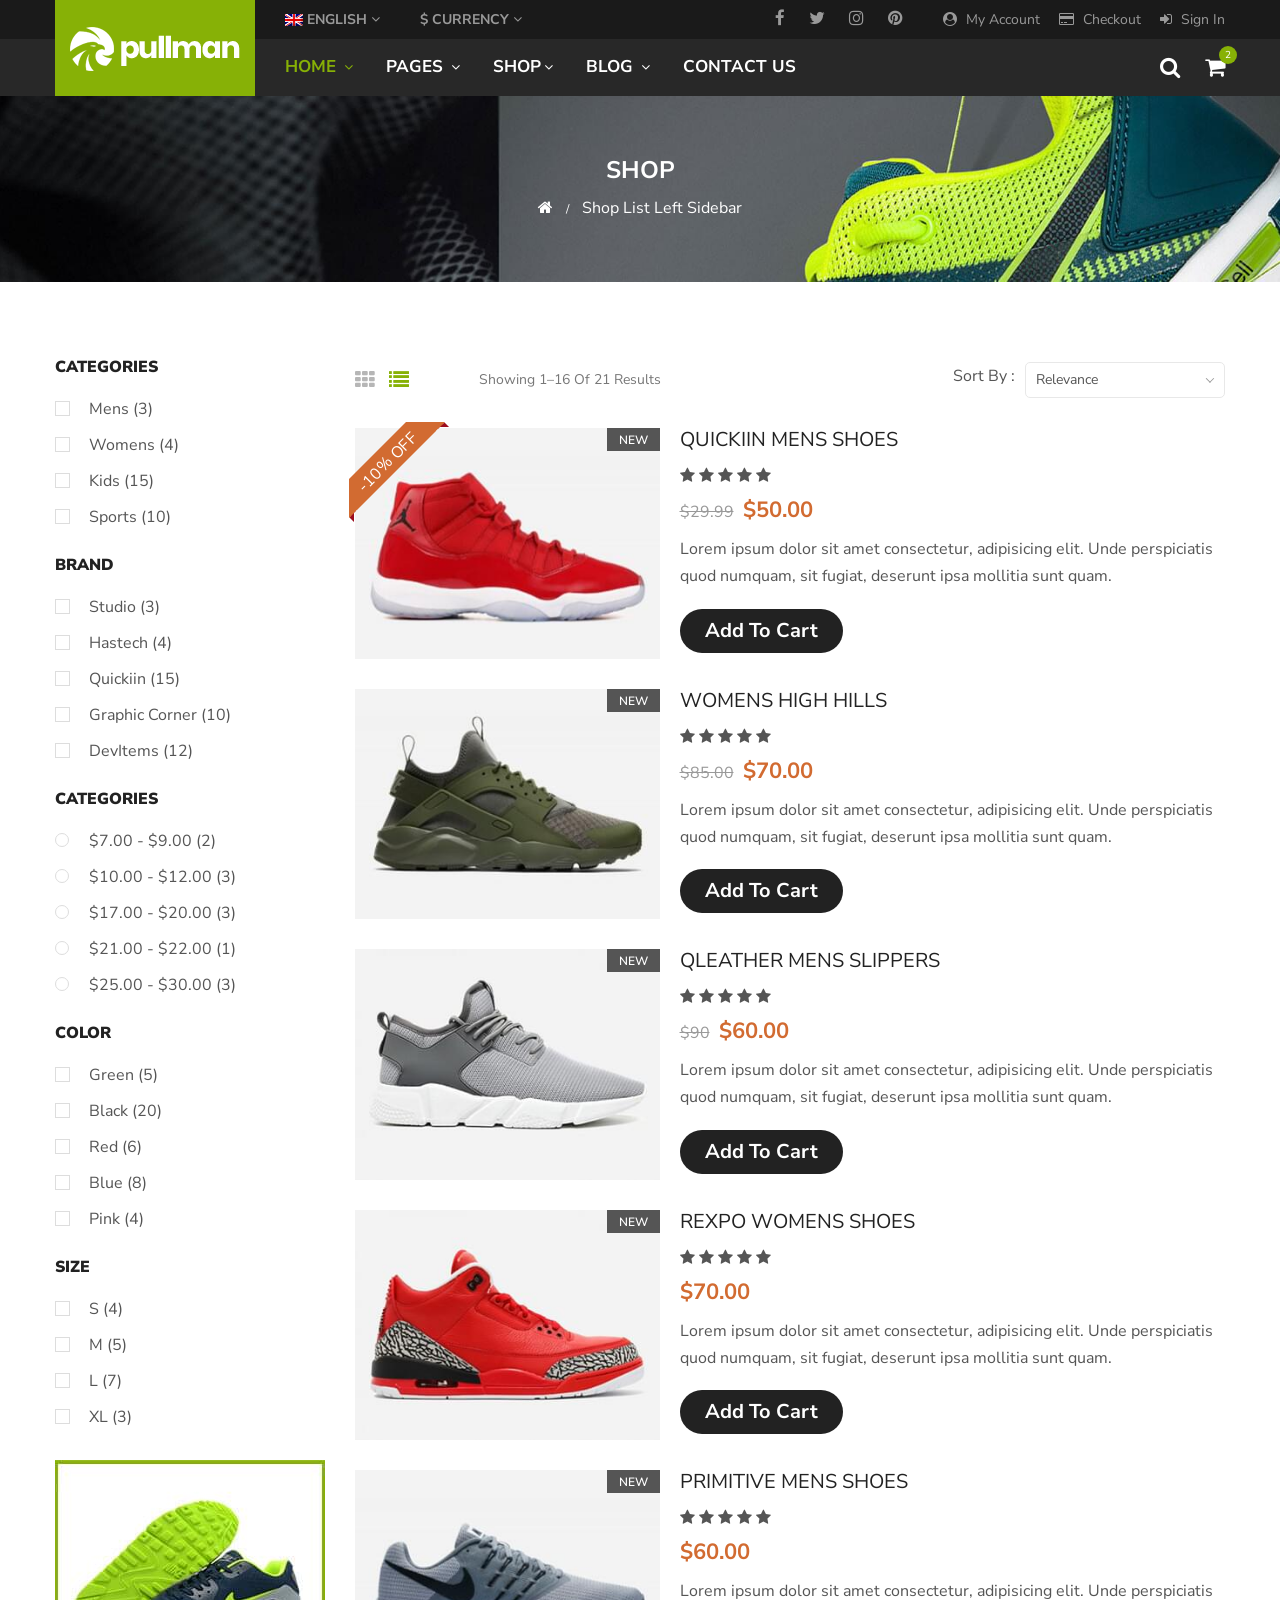
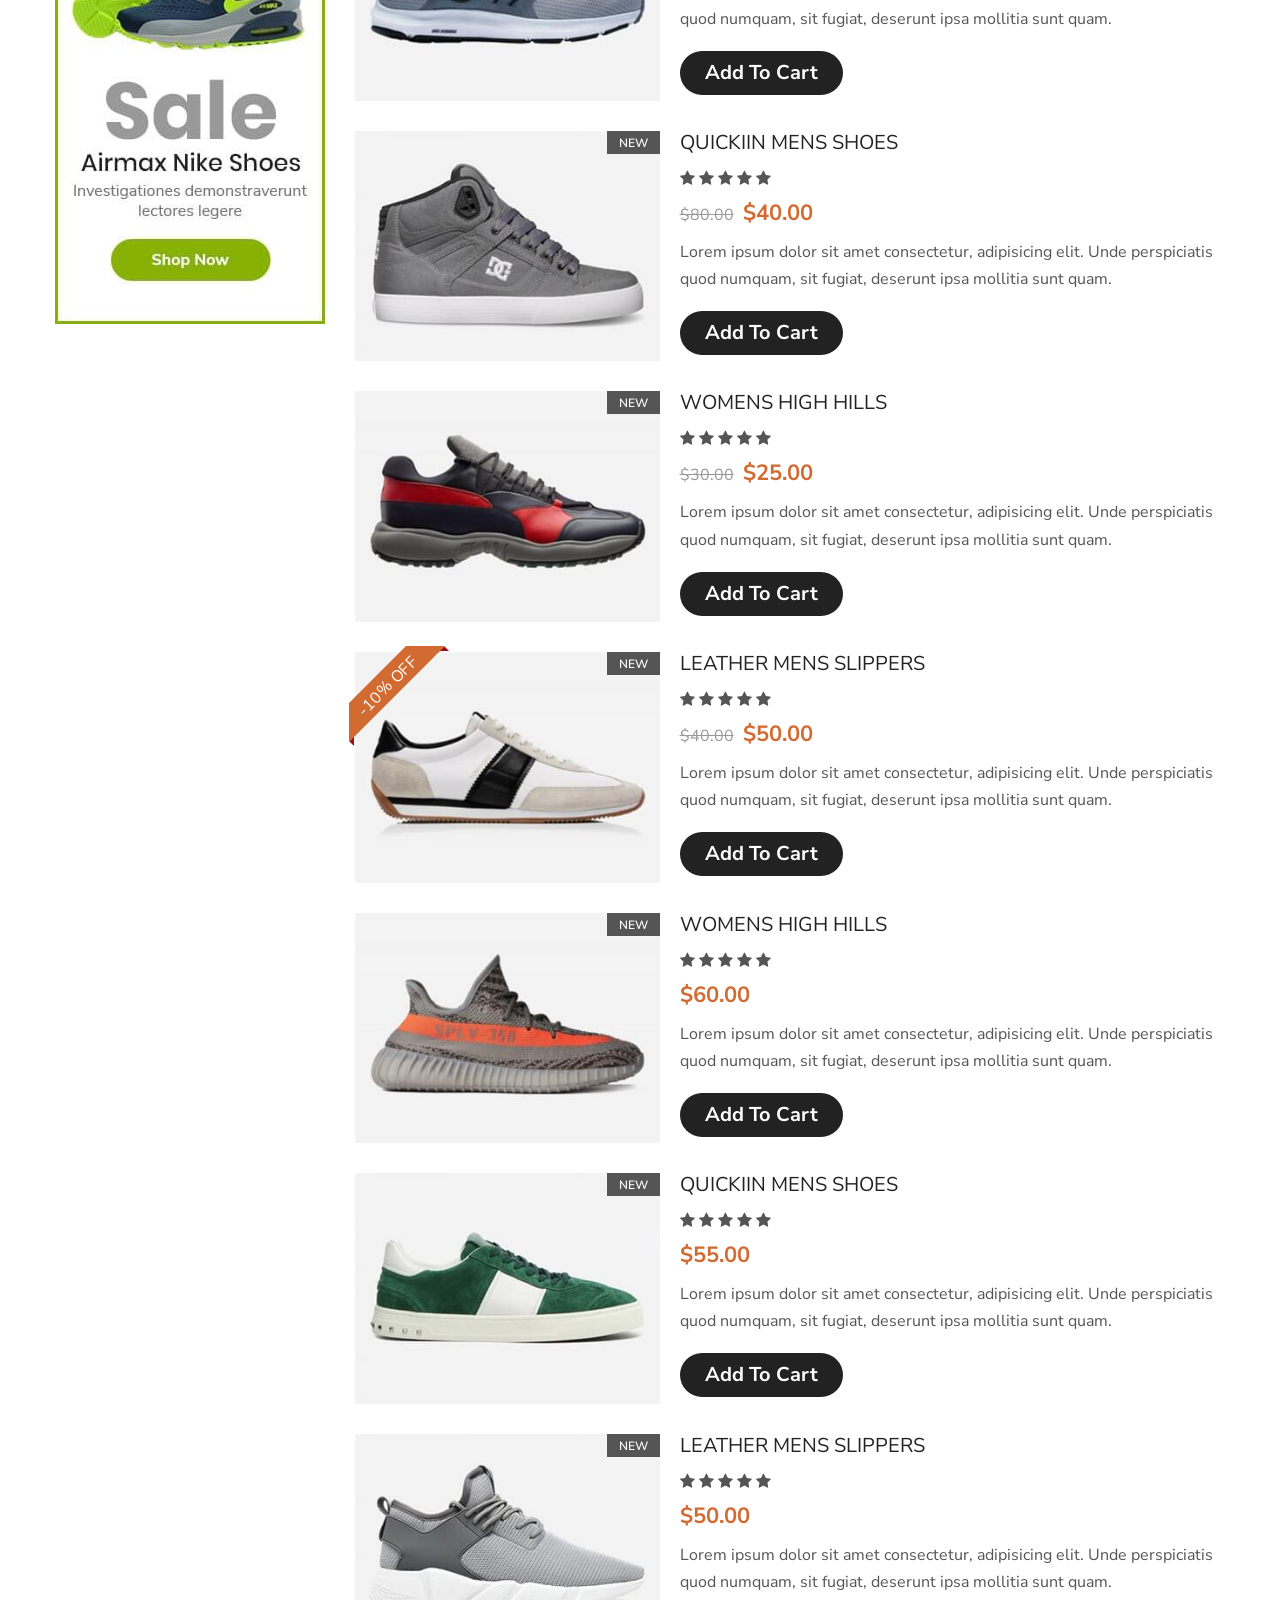
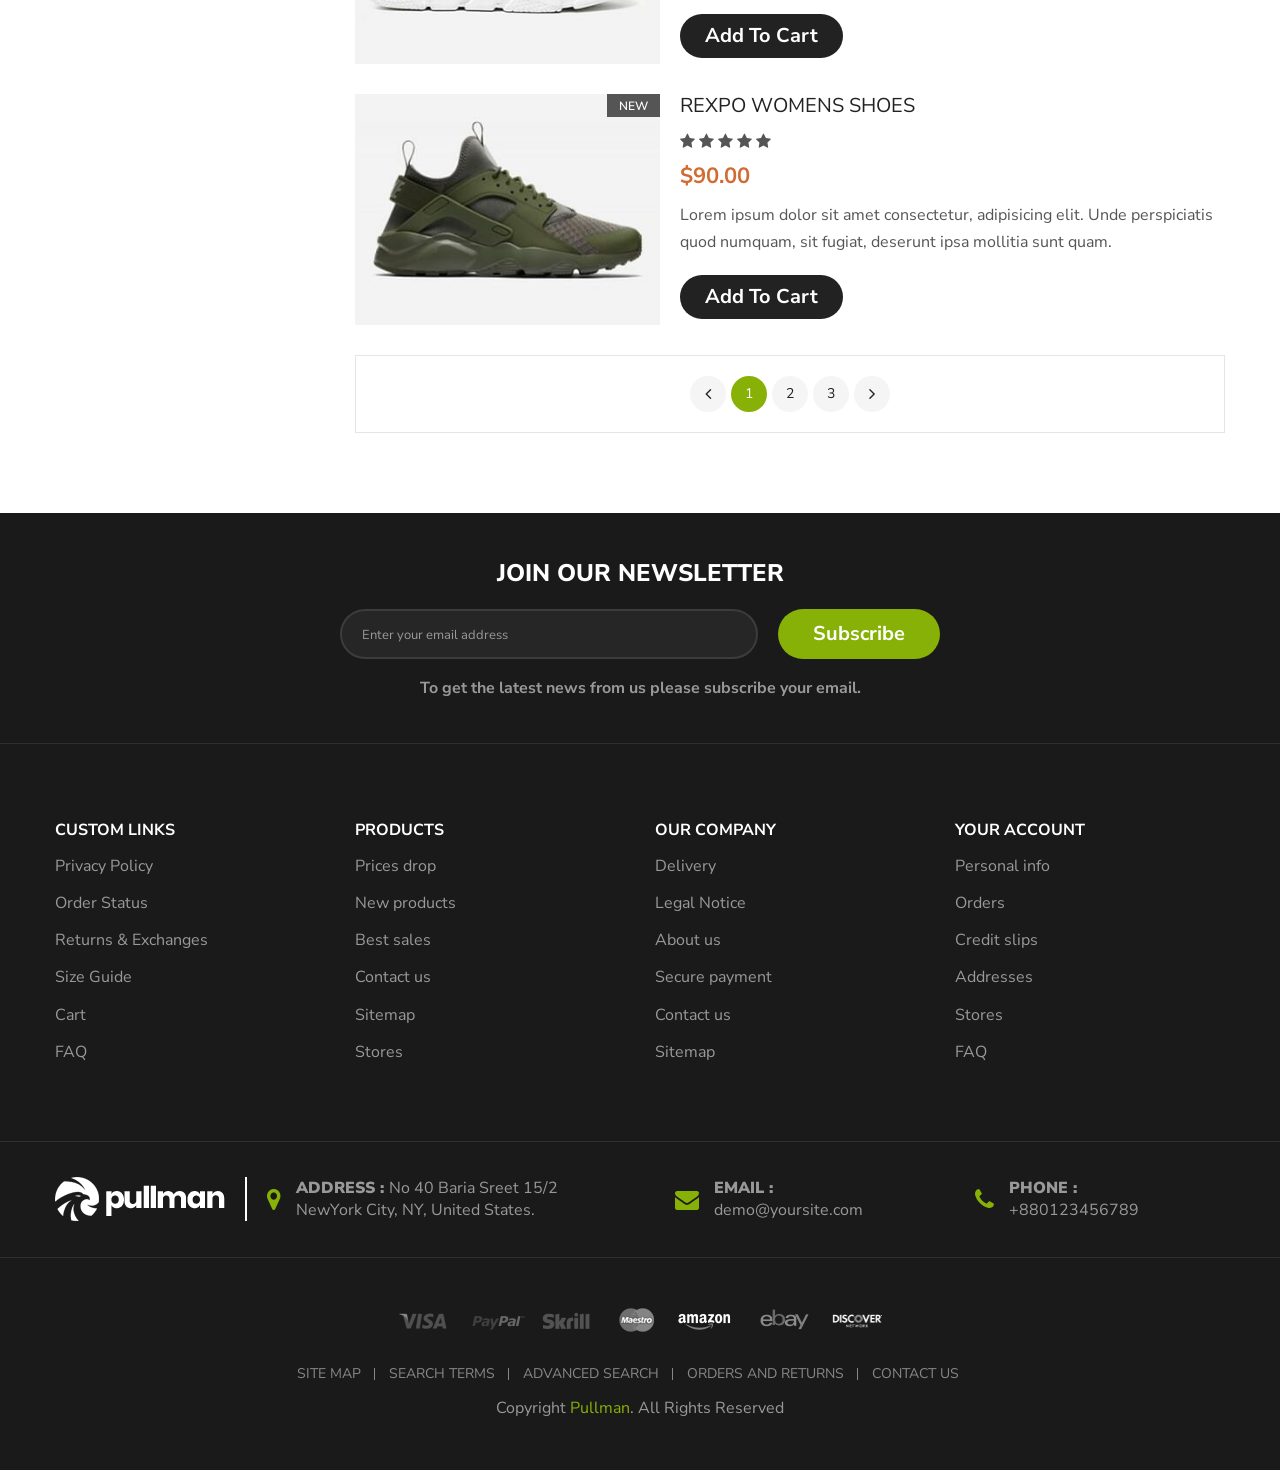
<file: shoesMall/src/main/webapp/shop-list-left-sidebar.html>
﻿<!doctype html>
<html class="no-js" lang="zxx">

<head>
    <meta charset="utf-8">
    <meta http-equiv="x-ua-compatible" content="ie=edge">
    <title>Pullman - eCommerce Bootstrap 4 Template</title>
    <meta name="robots" content="noindex, follow" />
    <meta name="description" content="">
    <meta name="viewport" content="width=device-width, initial-scale=1, shrink-to-fit=no">
    <!-- Favicon -->
    <link rel="shortcut icon" type="image/x-icon" href="assets/img/favicon.ico">

    <!-- CSS
	============================================ -->
    <!-- google fonts -->
    <link href="https://fonts.googleapis.com/css?family=Nunito+Sans:300,300i,400,400i,600,700,800,900%7CPoppins:300,400,500,600,700,800,900" rel="stylesheet">
    <!-- Bootstrap CSS -->
    <link rel="stylesheet" href="assets/css/vendor/bootstrap.min.css">
    <!-- Font-awesome CSS -->
    <link rel="stylesheet" href="assets/css/vendor/font-awesome.min.css">
    <!-- Slick slider css -->
    <link rel="stylesheet" href="assets/css/plugins/slick.min.css">
    <!-- animate css -->
    <link rel="stylesheet" href="assets/css/plugins/animate.css">
    <!-- Nice Select css -->
    <link rel="stylesheet" href="assets/css/plugins/nice-select.css">
    <!-- jquery UI css -->
    <link rel="stylesheet" href="assets/css/plugins/jqueryui.min.css">
    <!-- main style css -->
    <link rel="stylesheet" href="assets/css/style.css">

</head>

<body>
   <!-- Start Header Area -->
    <header class="header-area">
        <!-- main header start -->
        <div class="main-header d-none d-lg-block">
            <!-- header top start -->
            <div class="header-top black-bg">
                <div class="container">
                    <div class="row align-items-center">
                        <div class="col-lg-6">
                            <div class="top-left-navigation">
                                <ul class="nav align-items-center">
                                    <li class="language">
                                        <img src="assets/img/icon/en.png" alt="flag"> ENGLISH
                                        <i class="fa fa-angle-down"></i>
                                        <ul class="dropdown-list">
                                            <li><a href="#"><img src="assets/img/icon/en.png" alt="flag"> English</a></li>
                                            <li><a href="#"><img src="assets/img/icon/fr.png" alt="flag"> French</a></li>
                                        </ul>
                                    </li>
                                    <li class="curreny-wrap">
                                        $ CURRENCY
                                        <i class="fa fa-angle-down"></i>
                                        <ul class="dropdown-list curreny-list">
                                            <li><a href="#">$ USD</a></li>
                                            <li><a href="#">€ EURO</a></li>
                                        </ul>
                                    </li>
                                </ul>
                            </div>
                        </div>
                        <div class="col-lg-6 d-flex justify-content-end">
                            <div class="header-social-link">
                                <a href="#"><i class="fa fa-facebook"></i></a>
                                <a href="#"><i class="fa fa-twitter"></i></a>
                                <a href="#"><i class="fa fa-instagram"></i></a>
                                <a href="#"><i class="fa fa-pinterest"></i></a>
                            </div>
                            <ul class="user-info-block">
                                <li><a href="my-account.html"><i class="fa fa-user-circle"></i> My Account</a></li>
                                <li><a href="checkout.html"><i class="fa fa-credit-card"></i> Checkout</a></li>
                                <li><a href="login-register.html"><i class="fa fa-sign-in"></i> Sign In</a></li>
                            </ul>
                        </div>
                    </div>
                </div>
            </div>
            <!-- header top end -->

            <!-- header middle area start -->
            <div class="header-main-area black-soft sticky">
                <div class="container">
                    <div class="row align-items-center position-relative">
                        <!-- start logo area -->
                        <div class="col-auto">
                            <div class="logo">
                                <a href="index.html">
                                    <img src="assets/img/logo/logo.png" alt="Brand Logo">
                                </a>
                            </div>
                        </div>
                        <!-- start logo area -->

                        <!-- main menu area start -->
                        <div class="col-auto position-static">
                            <div class="main-menu-area">
                                <div class="main-menu">
                                    <!-- main menu navbar start -->
                                    <nav class="desktop-menu">
                                        <ul>
                                            <li class="active"><a href="index.html">Home <i class="fa fa-angle-down"></i></a>
                                                <ul class="dropdown">
                                                    <li><a href="index.html">Home version 01</a></li>
                                                   
                                                </ul>
                                            </li>
                                            <li class="position-static"><a href="#">pages <i class="fa fa-angle-down"></i></a>
                                                <ul class="megamenu dropdown">
                                                    <li class="mega-title"><span>column 01</span>
                                                        <ul>
                                                            <li><a href="shop.html">shop grid left
                                                                    sidebar</a></li>
                                                            
                                                            <li><a href="shop-list-left-sidebar.html">shop list left sidebar</a></li>
                                                            
                                                        </ul>
                                                    </li>
                                                    <li class="mega-title"><span>column 02</span>
                                                        <ul>
                                                            
                                                            <li><a href="product-details-variable.html">product details
                                                                    variable</a></li>
                                                            
                                                        </ul>
                                                    </li>
                                                    <li class="mega-title"><span>column 03</span>
                                                        <ul>
                                                            <li><a href="cart.html">cart</a></li>
                                                            <li><a href="checkout.html">checkout</a></li>
                                                            <li><a href="compare.html">compare</a></li>
                                                            <li><a href="wishlist.html">wishlist</a></li>
                                                        </ul>
                                                    </li>
                                                    <li class="mega-title"><span>column 04</span>
                                                        <ul>
                                                            <li><a href="my-account.html">my-account</a></li>
                                                            <li><a href="login-register.html">login-register</a></li>
                                                            <li><a href="about-us.html">about us</a></li>
                                                            <li><a href="contact-us.html">contact us</a></li>
                                                        </ul>
                                                    </li>
                                                </ul>
                                            </li>
                                            <li><a href="shop.html">shop<i class="fa fa-angle-down"></i></a>
                                                <ul class="dropdown">
                                                    <li><a href="#">shop grid layout <i class="fa fa-angle-right"></i></a>
                                                        <ul class="dropdown">
                                                            <li><a href="shop.html">shop grid left sidebar</a></li>
                                                        </ul>
                                                    </li>
                                                    <li><a href="#">shop list layout <i class="fa fa-angle-right"></i></a>
                                                        <ul class="dropdown">
                                                            <li><a href="shop-list-left-sidebar.html">shop list left sidebar</a></li>
                                                        </ul>
                                                    </li>
                                                    <li><a href="#">products details <i class="fa fa-angle-right"></i></a>
                                                        <ul class="dropdown">
                                                            <li><a href="product-details-variable.html">product details variable</a></li>
                                                        </ul>
                                                    </li>
                                                </ul>
                                            </li>
                                            <li><a href="blog-left-sidebar.html">Blog <i class="fa fa-angle-down"></i></a>
                                                <ul class="dropdown">
                                                   
                                                    <li><a href="blog-right-sidebar.html">blog right sidebar</a></li>
                                                    
                                                   
                                                    <li><a href="blog-details.html">blog details</a></li>
                                                    
                                                    <li><a href="blog-details-audio.html">blog details audio</a></li>
                                                    <li><a href="blog-details-video.html">blog details video</a></li>
                                                    <li><a href="blog-details-image.html">blog details image</a></li>
                                                </ul>
                                            </li>
                                            <li><a href="contact-us.html">Contact us</a></li>
                                        </ul>
                                    </nav>
                                    <!-- main menu navbar end -->
                                </div>
                            </div>
                        </div>
                        <!-- main menu area end -->

                        <!-- mini cart area start -->
                        <div class="col-auto ml-auto">
                            <div class="header-right">
                                <div class="header-configure-area">
                                    <ul class="nav">
                                        <li>
                                            <a href="#" class="search-trigger"><i class="fa fa-search"></i></a>
                                        </li>
                                        <li class="mini-cart-wrap">
                                            <a href="#" class="minicart-btn">
                                                <i class="fa fa-shopping-cart"></i>
                                                <span class="notification">2</span>
                                            </a>
                                            <div class="cart-list-wrapper">
                                                <ul class="cart-list">
                                                    <li>
                                                        <div class="cart-img">
                                                            <a href="product-details.html"><img src="assets/img/cart/cart-1.jpg" alt=""></a>
                                                        </div>
                                                        <div class="cart-info">
                                                            <h6 class="product-name"><a href="product-details.html">7th Generation classic</a></h6>
                                                            <span class="cart-qty">Qty: 1</span>
                                                            <span class="item-price">$60.00</span>
                                                        </div>
                                                        <div class="del-icon">
                                                            <i class="fa fa-times"></i>
                                                        </div>
                                                    </li>
                                                    <li>
                                                        <div class="cart-img">
                                                            <a href="product-details.html"><img src="assets/img/cart/cart-2.jpg" alt=""></a>
                                                        </div>
                                                        <div class="cart-info">
                                                            <h6 class="product-name"><a href="product-details.html">Digital 8th generation</a></h6>
                                                            <span class="cart-qty">Qty: 2</span>
                                                            <span class="item-price">$70.00</span>
                                                        </div>
                                                        <div class="del-icon">
                                                            <i class="fa fa-times"></i>
                                                        </div>
                                                    </li>
                                                </ul>
                                                <ul class="minicart-pricing-box">
                                                    <li>
                                                        <span>Sub-Total</span>
                                                        <span><strong>$300.00</strong></span>
                                                    </li>
                                                    <li>
                                                        <span>Eco Tax (-2.00)</span>
                                                        <span><strong>$10.00</strong></span>
                                                    </li>
                                                    <li>
                                                        <span>VAT (20%)</span>
                                                        <span><strong>$60.00</strong></span>
                                                    </li>
                                                    <li class="total">
                                                        <span>Total</span>
                                                        <span><strong>$370.00</strong></span>
                                                    </li>
                                                </ul>
                                                <div class="minicart-button">
                                                    <a href="cart.html"><i class="fa fa-shopping-cart"></i> View Cart</a>
                                                    <a href="cart.html"><i class="fa fa-share"></i> Checkout</a>
                                                </div>
                                            </div>
                                        </li>
                                    </ul>
                                </div>
                            </div>
                        </div>
                        <!-- mini cart area end -->

                    </div>
                </div>
            </div>
            <!-- header middle area end -->
        </div>
        <!-- main header start -->

        <!-- mobile header start -->
        <!-- mobile header start -->
        <div class="mobile-header d-lg-none d-md-block sticky black-soft">
            <!--mobile header top start -->
            <div class="container-fluid">
                <div class="row align-items-center">
                    <div class="col-12">
                        <div class="mobile-main-header">
                            <div class="mobile-logo">
                                <a href="index.html">
                                    <img src="assets/img/logo/logo.png" alt="Brand Logo">
                                </a>
                            </div>
                            <div class="mobile-menu-toggler">
                                <div class="mini-cart-wrap">
                                    <a href="cart.html">
                                        <i class="fa fa-shopping-cart"></i>
                                        <div class="notification">0</div>
                                    </a>
                                </div>
                                <button class="mobile-menu-btn">
                                    <span></span>
                                    <span></span>
                                    <span></span>
                                </button>
                            </div>
                        </div>
                    </div>
                </div>
            </div>
            <!-- mobile header top start -->
        </div>
        <!-- mobile header end -->
        <!-- mobile header end -->

        <!-- offcanvas mobile menu start -->
        <!-- off-canvas menu start -->
        <aside class="off-canvas-wrapper">
            <div class="off-canvas-overlay"></div>
            <div class="off-canvas-inner-content">
                <div class="btn-close-off-canvas">
                    <i class="fa fa-close"></i>
                </div>

                <div class="off-canvas-inner">
                    <!-- search box start -->
                    <div class="search-box-offcanvas">
                        <form>
                            <input type="text" placeholder="Search Here...">
                            <button class="search-btn"><i class="fa fa-search"></i></button>
                        </form>
                    </div>
                    <!-- search box end -->

                    <!-- mobile menu start -->
                    <div class="mobile-navigation">

                        <!-- mobile menu navigation start -->
                        <nav>
                            <ul class="mobile-menu">
                                <li class="menu-item-has-children"><a href="index.html">Home</a>
                                    <ul class="dropdown">
                                        <li><a href="index.html">Home version 01</a></li>
                                        <li><a href="index-2.html">Home version 02</a></li>
                                        <li><a href="index-3.html">Home version 03</a></li>
                                        <li><a href="index-4.html">Home version 04</a></li>
                                        <li><a href="index-5.html">Home version 05</a></li>
                                    </ul>
                                </li>
                                <li class="menu-item-has-children"><a href="#"></a>
                                    <ul class="megamenu dropdown">
                                        <li class="mega-title menu-item-has-children"><a href="#">column 01</a>
                                            <ul class="dropdown">
                                                <li><a href="shop.html">shop grid left
                                                        sidebar</a></li>
                                                <li><a href="shop-grid-right-sidebar.html">shop grid right
                                                        sidebar</a></li>
                                                <li><a href="shop-list-left-sidebar.html">shop list left sidebar</a></li>
                                                <li><a href="shop-list-right-sidebar.html">shop list right sidebar</a></li>
                                            </ul>
                                        </li>
                                        <li class="mega-title menu-item-has-children"><a href="#">column 02</a>
                                            <ul class="dropdown">
                                                <li><a href="product-details.html">product details</a></li>
                                                <li><a href="product-details-affiliate.html">product
                                                        details
                                                        affiliate</a></li>
                                                <li><a href="product-details-variable.html">product details
                                                        variable</a></li>
                                                <li><a href="product-details-group.html">product details
                                                        group</a></li>
                                            </ul>
                                        </li>
                                        <li class="mega-title menu-item-has-children"><a href="#">column 03</a>
                                            <ul class="dropdown">
                                                <li><a href="cart.html">cart</a></li>
                                                <li><a href="checkout.html">checkout</a></li>
                                                <li><a href="compare.html">compare</a></li>
                                                <li><a href="wishlist.html">wishlist</a></li>
                                            </ul>
                                        </li>
                                        <li class="mega-title menu-item-has-children"><a href="#">column 04</a>
                                            <ul class="dropdown">
                                                <li><a href="my-account.html">my-account</a></li>
                                                <li><a href="login-register.html">login-register</a></li>
                                                <li><a href="about-us.html">about us</a></li>
                                                <li><a href="contact-us.html">contact us</a></li>
                                            </ul>
                                        </li>
                                    </ul>
                                </li>
                                <li class="menu-item-has-children "><a href="#">shop</a>
                                    <ul class="dropdown">
                                        <li class="menu-item-has-children"><a href="#">shop grid layout</a>
                                            <ul class="dropdown">
                                                <li><a href="shop.html">shop grid left sidebar</a></li>
                                                <li><a href="shop-grid-right-sidebar.html">shop grid right sidebar</a></li>
                                                <li><a href="shop-grid-full-3-col.html">shop grid full 3 col</a></li>
                                                <li><a href="shop-grid-full-4-col.html">shop grid full 4 col</a></li>
                                            </ul>
                                        </li>
                                        <li class="menu-item-has-children"><a href="#">shop list layout</a>
                                            <ul class="dropdown">
                                                <li><a href="shop-list-left-sidebar.html">shop list left sidebar</a></li>
                                                <li><a href="shop-list-right-sidebar.html">shop list right sidebar</a></li>
                                                <li><a href="shop-list-full-width.html">shop list full width</a></li>
                                            </ul>
                                        </li>
                                        <li class="menu-item-has-children"><a href="#">products details</a>
                                            <ul class="dropdown">
                                                <li><a href="product-details.html">product details</a></li>
                                                <li><a href="product-details-affiliate.html">product details affiliate</a></li>
                                                <li><a href="product-details-variable.html">product details variable</a></li>
                                                <li><a href="product-details-group.html">product details group</a></li>
                                            </ul>
                                        </li>
                                    </ul>
                                </li>
                                <li class="menu-item-has-children "><a href="#">Blog</a>
                                    <ul class="dropdown">
                                        <li><a href="blog-left-sidebar.html">blog left sidebar</a></li>
                                        <li><a href="blog-list-left-sidebar.html">blog list left sidebar</a></li>
                                        <li><a href="blog-right-sidebar.html">blog right sidebar</a></li>
                                        <li><a href="blog-list-right-sidebar.html">blog list right sidebar</a></li>
                                        <li><a href="blog-grid-full-width.html">blog grid full width</a></li>
                                        <li><a href="blog-details.html">blog details</a></li>
                                        <li><a href="blog-details-left-sidebar.html">blog details left sidebar</a></li>
                                        <li><a href="blog-details-audio.html">blog details audio</a></li>
                                        <li><a href="blog-details-video.html">blog details video</a></li>
                                        <li><a href="blog-details-image.html">blog details image</a></li>
                                    </ul>
                                </li>
                                <li><a href="contact-us.html">Contact us</a></li>
                            </ul>
                        </nav>
                        <!-- mobile menu navigation end -->
                    </div>
                    <!-- mobile menu end -->

                    <div class="mobile-settings">
                        <ul class="nav">
                            <li>
                                <div class="dropdown mobile-top-dropdown">
                                    <a href="#" class="dropdown-toggle" id="currency" data-toggle="dropdown" aria-haspopup="true" aria-expanded="false">
                                        Currency
                                        <i class="fa fa-angle-down"></i>
                                    </a>
                                    <div class="dropdown-menu" aria-labelledby="currency">
                                        <a class="dropdown-item" href="#">$ USD</a>
                                        <a class="dropdown-item" href="#">$ EURO</a>
                                    </div>
                                </div>
                            </li>
                            <li>
                                <div class="dropdown mobile-top-dropdown">
                                    <a href="#" class="dropdown-toggle" id="myaccount" data-toggle="dropdown" aria-haspopup="true" aria-expanded="false">
                                        My Account
                                        <i class="fa fa-angle-down"></i>
                                    </a>
                                    <div class="dropdown-menu" aria-labelledby="myaccount">
                                        <a class="dropdown-item" href="my-account.html">my account</a>
                                        <a class="dropdown-item" href="login-register.html"> login</a>
                                        <a class="dropdown-item" href="login-register.html">register</a>
                                    </div>
                                </div>
                            </li>
                        </ul>
                    </div>

                    <!-- offcanvas widget area start -->
                    <div class="offcanvas-widget-area">
                        <div class="off-canvas-contact-widget">
                            <ul>
                                <li><i class="fa fa-mobile"></i>
                                    <a href="#">0123456789</a>
                                </li>
                                <li><i class="fa fa-envelope-o"></i>
                                    <a href="#">info@yourdomain.com</a>
                                </li>
                            </ul>
                        </div>
                        <div class="off-canvas-social-widget">
                            <a href="#"><i class="fa fa-facebook"></i></a>
                            <a href="#"><i class="fa fa-twitter"></i></a>
                            <a href="#"><i class="fa fa-pinterest-p"></i></a>
                            <a href="#"><i class="fa fa-linkedin"></i></a>
                            <a href="#"><i class="fa fa-youtube-play"></i></a>
                        </div>
                    </div>
                    <!-- offcanvas widget area end -->
                </div>
            </div>
        </aside>
        <!-- off-canvas menu end -->
        <!-- offcanvas mobile menu end -->
    </header>
    <!-- end Header Area -->


    <!-- offcanvas search form start -->
    <div class="offcanvas-search-wrapper">
        <div class="offcanvas-search-inner">
            <div class="offcanvas-close">
                <i class="fa fa-close"></i>
            </div>
            <div class="container">
                <div class="offcanvas-search-box">
                    <form class="d-flex bdr-bottom w-100">
                        <input type="text" placeholder="Search entire storage here...">
                        <button class="search-btn"><i class="fa fa-search"></i>search</button>
                    </form>
                </div>
            </div>
        </div>
    </div>
    <!-- offcanvas search form end -->

    <main>
        <!-- breadcrumb area start -->
        <div class="breadcrumb-area breadcrumb-img bg-img" data-bg="assets/img/banner/shop.jpg">
            <div class="container">
                <div class="row">
                    <div class="col-12">
                        <div class="breadcrumb-wrap">
                            <nav aria-label="breadcrumb">
                                <h3 class="breadcrumb-title">SHOP</h3>
                                <ul class="breadcrumb justify-content-center">
                                    <li class="breadcrumb-item"><a href="index.html"><i class="fa fa-home"></i></a></li>
                                    <li class="breadcrumb-item active" aria-current="page">Shop List Left Sidebar</li>
                                </ul>
                            </nav>
                        </div>
                    </div>
                </div>
            </div>
        </div>
        <!-- breadcrumb area end -->

        <!-- page main wrapper start -->
        <div class="shop-main-wrapper section-padding">
            <div class="container">
                <div class="row">
                    <!-- sidebar area start -->
                    <div class="col-lg-3 order-2 order-lg-1">
                        <aside class="sidebar-wrapper">
                            <!-- single sidebar start -->
                            <div class="sidebar-single">
                                <h6 class="sidebar-title">Categories</h6>
                                <div class="sidebar-body">
                                    <ul class="checkbox-container search-list">
                                        <li>
                                            <div class="custom-control custom-checkbox">
                                                <input type="checkbox" class="custom-control-input" id="customCheck1">
                                                <label class="custom-control-label" for="customCheck1">Mens (3)</label>
                                            </div>
                                        </li>
                                        <li>
                                            <div class="custom-control custom-checkbox">
                                                <input type="checkbox" class="custom-control-input" id="customCheck2">
                                                <label class="custom-control-label" for="customCheck2">Womens (4)</label>
                                            </div>
                                        </li>
                                        <li>
                                            <div class="custom-control custom-checkbox">
                                                <input type="checkbox" class="custom-control-input" id="customCheck3">
                                                <label class="custom-control-label" for="customCheck3">Kids (15)</label>
                                            </div>
                                        </li>
                                        <li>
                                            <div class="custom-control custom-checkbox">
                                                <input type="checkbox" class="custom-control-input" id="customCheck4">
                                                <label class="custom-control-label" for="customCheck4">Sports (10)</label>
                                            </div>
                                        </li>
                                    </ul>
                                </div>
                            </div>
                            <!-- single sidebar end -->

                            <!-- single sidebar start -->
                            <div class="sidebar-single">
                                <h6 class="sidebar-title">Brand</h6>
                                <div class="sidebar-body">
                                    <ul class="checkbox-container search-list">
                                        <li>
                                            <div class="custom-control custom-checkbox">
                                                <input type="checkbox" class="custom-control-input" id="customCheck5">
                                                <label class="custom-control-label" for="customCheck5">Studio (3)</label>
                                            </div>
                                        </li>
                                        <li>
                                            <div class="custom-control custom-checkbox">
                                                <input type="checkbox" class="custom-control-input" id="customCheck6">
                                                <label class="custom-control-label" for="customCheck6">Hastech (4)</label>
                                            </div>
                                        </li>
                                        <li>
                                            <div class="custom-control custom-checkbox">
                                                <input type="checkbox" class="custom-control-input" id="customCheck7">
                                                <label class="custom-control-label" for="customCheck7">Quickiin (15)</label>
                                            </div>
                                        </li>
                                        <li>
                                            <div class="custom-control custom-checkbox">
                                                <input type="checkbox" class="custom-control-input" id="customCheck8">
                                                <label class="custom-control-label" for="customCheck8">Graphic corner (10)</label>
                                            </div>
                                        </li>
                                        <li>
                                            <div class="custom-control custom-checkbox">
                                                <input type="checkbox" class="custom-control-input" id="customCheck9">
                                                <label class="custom-control-label" for="customCheck9">devItems (12)</label>
                                            </div>
                                        </li>
                                    </ul>
                                </div>
                            </div>
                            <!-- single sidebar end -->

                            <!-- single sidebar start -->
                            <div class="sidebar-single">
                                <h6 class="sidebar-title">Categories</h6>
                                <div class="sidebar-body">
                                    <ul class="radio-container search-list">
                                        <li>
                                            <div class="custom-control custom-radio">
                                                <input type="radio" class="custom-control-input" id="customCheck50">
                                                <label class="custom-control-label" for="customCheck50">$7.00 - $9.00 (2)</label>
                                            </div>
                                        </li>
                                        <li>
                                            <div class="custom-control custom-radio">
                                                <input type="radio" class="custom-control-input" id="customCheck51">
                                                <label class="custom-control-label" for="customCheck51">$10.00 - $12.00 (3)</label>
                                            </div>
                                        </li>
                                        <li>
                                            <div class="custom-control custom-radio">
                                                <input type="radio" class="custom-control-input" id="customCheck52">
                                                <label class="custom-control-label" for="customCheck52">$17.00 - $20.00 (3)</label>
                                            </div>
                                        </li>
                                        <li>
                                            <div class="custom-control custom-radio">
                                                <input type="radio" class="custom-control-input" id="customCheck53">
                                                <label class="custom-control-label" for="customCheck53"> $21.00 - $22.00 (1)</label>
                                            </div>
                                        </li>
                                        <li>
                                            <div class="custom-control custom-radio">
                                                <input type="radio" class="custom-control-input" id="customCheck54">
                                                <label class="custom-control-label" for="customCheck54">$25.00 - $30.00 (3)</label>
                                            </div>
                                        </li>
                                    </ul>
                                </div>
                            </div>
                            <!-- single sidebar end -->

                            <!-- single sidebar start -->
                            <div class="sidebar-single">
                                <h6 class="sidebar-title">color</h6>
                                <div class="sidebar-body">
                                    <ul class="checkbox-container search-list">
                                        <li>
                                            <div class="custom-control custom-checkbox">
                                                <input type="checkbox" class="custom-control-input" id="customCheck11">
                                                <label class="custom-control-label" for="customCheck11">green (5)</label>
                                            </div>
                                        </li>
                                        <li>
                                            <div class="custom-control custom-checkbox">
                                                <input type="checkbox" class="custom-control-input" id="customCheck12">
                                                <label class="custom-control-label" for="customCheck12">black (20)</label>
                                            </div>
                                        </li>
                                        <li>
                                            <div class="custom-control custom-checkbox">
                                                <input type="checkbox" class="custom-control-input" id="customCheck13">
                                                <label class="custom-control-label" for="customCheck13">red (6)</label>
                                            </div>
                                        </li>
                                        <li>
                                            <div class="custom-control custom-checkbox">
                                                <input type="checkbox" class="custom-control-input" id="customCheck14">
                                                <label class="custom-control-label" for="customCheck14">blue (8)</label>
                                            </div>
                                        </li>
                                        <li>
                                            <div class="custom-control custom-checkbox">
                                                <input type="checkbox" class="custom-control-input" id="customCheck15">
                                                <label class="custom-control-label" for="customCheck15">pink (4)</label>
                                            </div>
                                        </li>
                                    </ul>
                                </div>
                            </div>
                            <!-- single sidebar end -->

                            <!-- single sidebar start -->
                            <div class="sidebar-single">
                                <h6 class="sidebar-title">size</h6>
                                <div class="sidebar-body">
                                    <ul class="checkbox-container search-list">
                                        <li>
                                            <div class="custom-control custom-checkbox">
                                                <input type="checkbox" class="custom-control-input" id="customCheck111">
                                                <label class="custom-control-label" for="customCheck111">S (4)</label>
                                            </div>
                                        </li>
                                        <li>
                                            <div class="custom-control custom-checkbox">
                                                <input type="checkbox" class="custom-control-input" id="customCheck222">
                                                <label class="custom-control-label" for="customCheck222">M (5)</label>
                                            </div>
                                        </li>
                                        <li>
                                            <div class="custom-control custom-checkbox">
                                                <input type="checkbox" class="custom-control-input" id="customCheck333">
                                                <label class="custom-control-label" for="customCheck333">L (7)</label>
                                            </div>
                                        </li>
                                        <li>
                                            <div class="custom-control custom-checkbox">
                                                <input type="checkbox" class="custom-control-input" id="customCheck444">
                                                <label class="custom-control-label" for="customCheck444">XL (3)</label>
                                            </div>
                                        </li>
                                    </ul>
                                </div>
                            </div>
                            <!-- single sidebar end -->

                            <!-- single sidebar start -->
                            <div class="sidebar-banner">
                                <div class="banner-thumb">
                                    <a href="#">
                                        <img src="assets/img/banner/sidebar-banner.jpg" alt="">
                                    </a>
                                </div>
                            </div>
                            <!-- single sidebar end -->
                        </aside>
                    </div>
                    <!-- sidebar area end -->

                    <!-- shop main wrapper start -->
                    <div class="col-lg-9 order-1 order-lg-2">
                        <div class="shop-product-wrapper">
                            <!-- shop product top wrap start -->
                            <div class="shop-top-bar">
                                <div class="row align-items-center">
                                    <div class="col-lg-7 col-md-6 order-2 order-md-1">
                                        <div class="top-bar-left">
                                            <div class="product-view-mode">
                                                <a href="#" data-target="grid-view" data-toggle="tooltip" title="Grid View"><i class="fa fa-th"></i></a>
                                                <a class="active" href="#" data-target="list-view" data-toggle="tooltip" title="List View"><i class="fa fa-list"></i></a>
                                            </div>
                                            <div class="product-amount">
                                                <p>Showing 1–16 of 21 results</p>
                                            </div>
                                        </div>
                                    </div>
                                    <div class="col-lg-5 col-md-6 order-1 order-md-2">
                                        <div class="top-bar-right">
                                            <div class="product-short">
                                                <p>Sort By : </p>
                                                <select class="nice-select" name="sortby">
                                                    <option value="trending">Relevance</option>
                                                    <option value="sales">Name (A - Z)</option>
                                                    <option value="sales">Name (Z - A)</option>
                                                    <option value="rating">Price (Low &gt; High)</option>
                                                    <option value="date">Rating (Lowest)</option>
                                                    <option value="price-asc">Model (A - Z)</option>
                                                    <option value="price-asc">Model (Z - A)</option>
                                                </select>
                                            </div>
                                        </div>
                                    </div>
                                </div>
                            </div>
                            <!-- shop product top wrap start -->

                            <!-- product item list wrapper start -->
                            <div class="shop-product-wrap list-view row mbn-30">
                                <!-- product single item start -->
                                <div class="col-md-4 col-sm-6">
                                    <!-- product grid start -->
                                    <div class="product-item">
                                        <div class="product-thumb">
                                            <a href="product-details.html">
                                                <img src="assets/img/product/product-1.jpg" alt="product thumb">
                                            </a>
                                            <div class="button-group">
                                                <a href="wishlist.html" data-toggle="tooltip" title="Add to Wishlist"><i class="fa fa-heart-o"></i></a>
                                                <a href="#" data-toggle="modal" data-target="#quick_view"><span data-toggle="tooltip"  title="Quick View"><i class="fa fa-eye"></i></span></a>
                                            </div>
                                            <div class="product-label">
                                                <span>new</span>
                                            </div>
                                            <div class="discount-label">
                                                <span>-10% Off</span>
                                            </div>
                                        </div>
                                        <div class="product-content">
                                            <div class="product-caption">
                                                <h6 class="product-name">
                                                    <a href="product-details.html">Quickiin Mens shoes</a>
                                                </h6>
                                                <div class="price-box">
                                                    <span class="price-old"><del>$90.00</del></span>
                                                    <span class="price-regular">$70.00</span>
                                                </div>
                                                <a class="add-to-cart" href="cart.html"><i class="fa fa-shopping-cart"></i></a>
                                            </div>
                                            <div class="ratings">
                                                <span><i class="fa fa-star"></i></span>
                                                <span><i class="fa fa-star"></i></span>
                                                <span><i class="fa fa-star"></i></span>
                                                <span><i class="fa fa-star"></i></span>
                                                <span><i class="fa fa-star"></i></span>
                                            </div>
                                        </div>
                                    </div>
                                    <!-- product grid end -->

                                    <!-- product list item end -->
                                    <div class="product-list-item">
                                        <div class="product-thumb">
                                            <a href="product-details.html">
                                                <img src="assets/img/product/product-1.jpg" alt="product thumb">
                                            </a>
                                            <div class="button-group">
                                                <a href="wishlist.html" data-toggle="tooltip" title="Add to Wishlist"><i class="fa fa-heart-o"></i></a>
                                                <a href="#" data-toggle="modal" data-target="#quick_view"><span data-toggle="tooltip"  title="Quick View"><i class="fa fa-eye"></i></span></a>
                                            </div>
                                            <div class="product-label">
                                                <span>new</span>
                                            </div>
                                            <div class="discount-label">
                                                <span>-10% Off</span>
                                            </div>
                                        </div>
                                        <div class="product-content-list">
                                            <h4 class="product-name"><a href="product-details.html">Quickiin Mens shoes</a></h4>
                                            <div class="ratings">
                                                <span><i class="fa fa-star"></i></span>
                                                <span><i class="fa fa-star"></i></span>
                                                <span><i class="fa fa-star"></i></span>
                                                <span><i class="fa fa-star"></i></span>
                                                <span><i class="fa fa-star"></i></span>
                                            </div>
                                            <div class="price-box">
                                                <span class="price-old"><del>$29.99</del></span>
                                                <span class="price-regular">$50.00</span>
                                            </div>
                                            <p>Lorem ipsum dolor sit amet consectetur, adipisicing elit. Unde perspiciatis
                                                quod numquam, sit fugiat, deserunt ipsa mollitia sunt quam.
                                            </p>
                                            <a href="cart.html" class="btn btn-large hover-color">Add To Cart</a>
                                        </div>
                                    </div>
                                    <!-- product list item end -->
                                </div>
                                <!-- product single item start -->

                                <!-- product single item start -->
                                <div class="col-md-4 col-sm-6">
                                    <!-- product grid start -->
                                    <div class="product-item">
                                        <div class="product-thumb">
                                            <a href="product-details.html">
                                                <img src="assets/img/product/product-2.jpg" alt="product thumb">
                                            </a>
                                            <div class="button-group">
                                                <a href="wishlist.html" data-toggle="tooltip" title="Add to Wishlist"><i class="fa fa-heart-o"></i></a>
                                                <a href="#" data-toggle="modal" data-target="#quick_view"><span data-toggle="tooltip"  title="Quick View"><i class="fa fa-eye"></i></span></a>
                                            </div>
                                            <div class="product-label">
                                                <span>new</span>
                                            </div>
                                        </div>
                                        <div class="product-content">
                                            <div class="product-caption">
                                                <h6 class="product-name">
                                                    <a href="product-details.html">Womens High Hills</a>
                                                </h6>
                                                <div class="price-box">
                                                    <span class="price-old"><del>$85.00</del></span>
                                                    <span class="price-regular">$60.00</span>
                                                </div>
                                                <a class="add-to-cart" href="cart.html"><i class="fa fa-shopping-cart"></i></a>
                                            </div>
                                            <div class="ratings">
                                                <span><i class="fa fa-star"></i></span>
                                                <span><i class="fa fa-star"></i></span>
                                                <span><i class="fa fa-star"></i></span>
                                                <span><i class="fa fa-star"></i></span>
                                                <span><i class="fa fa-star"></i></span>
                                            </div>
                                        </div>
                                    </div>
                                    <!-- product grid end -->

                                    <!-- product list item end -->
                                    <div class="product-list-item">
                                        <div class="product-thumb">
                                            <a href="product-details.html">
                                                <img src="assets/img/product/product-2.jpg" alt="product thumb">
                                            </a>
                                            <div class="button-group">
                                                <a href="wishlist.html" data-toggle="tooltip" title="Add to Wishlist"><i class="fa fa-heart-o"></i></a>
                                                <a href="#" data-toggle="modal" data-target="#quick_view"><span data-toggle="tooltip"  title="Quick View"><i class="fa fa-eye"></i></span></a>
                                            </div>
                                            <div class="product-label">
                                                <span>new</span>
                                            </div>
                                        </div>
                                        <div class="product-content-list">
                                            <h4 class="product-name"><a href="product-details.html">Womens High Hills</a></h4>
                                            <div class="ratings">
                                                <span><i class="fa fa-star"></i></span>
                                                <span><i class="fa fa-star"></i></span>
                                                <span><i class="fa fa-star"></i></span>
                                                <span><i class="fa fa-star"></i></span>
                                                <span><i class="fa fa-star"></i></span>
                                            </div>
                                            <div class="price-box">
                                                <span class="price-old"><del>$85.00</del></span>
                                                <span class="price-regular">$70.00</span>
                                            </div>
                                            <p>Lorem ipsum dolor sit amet consectetur, adipisicing elit. Unde perspiciatis
                                                quod numquam, sit fugiat, deserunt ipsa mollitia sunt quam.
                                            </p>
                                            <a href="cart.html" class="btn btn-large hover-color">Add To Cart</a>
                                        </div>
                                    </div>
                                    <!-- product list item end -->
                                </div>
                                <!-- product single item start -->

                                <!-- product single item start -->
                                <div class="col-md-4 col-sm-6">
                                    <!-- product grid start -->
                                    <div class="product-item">
                                        <div class="product-thumb">
                                            <a href="product-details.html">
                                                <img src="assets/img/product/product-3.jpg" alt="product thumb">
                                            </a>
                                            <div class="button-group">
                                                <a href="wishlist.html" data-toggle="tooltip" title="Add to Wishlist"><i class="fa fa-heart-o"></i></a>
                                                <a href="#" data-toggle="modal" data-target="#quick_view"><span data-toggle="tooltip"  title="Quick View"><i class="fa fa-eye"></i></span></a>
                                            </div>
                                            <div class="product-label">
                                                <span>new</span>
                                            </div>
                                        </div>
                                        <div class="product-content">
                                            <div class="product-caption">
                                                <h6 class="product-name">
                                                    <a href="product-details.html">Leather Mens slippers</a>
                                                </h6>
                                                <div class="price-box">
                                                    <span class="price-old"><del>$70.00</del></span>
                                                    <span class="price-regular">$50.00</span>
                                                </div>
                                                <a class="add-to-cart" href="cart.html"><i class="fa fa-shopping-cart"></i></a>
                                            </div>
                                            <div class="ratings">
                                                <span><i class="fa fa-star"></i></span>
                                                <span><i class="fa fa-star"></i></span>
                                                <span><i class="fa fa-star"></i></span>
                                                <span><i class="fa fa-star"></i></span>
                                                <span><i class="fa fa-star"></i></span>
                                            </div>
                                        </div>
                                    </div>
                                    <!-- product grid end -->

                                    <!-- product list item end -->
                                    <div class="product-list-item">
                                        <div class="product-thumb">
                                            <a href="product-details.html">
                                                <img src="assets/img/product/product-3.jpg" alt="product thumb">
                                            </a>
                                            <div class="button-group">
                                                <a href="wishlist.html" data-toggle="tooltip" title="Add to Wishlist"><i class="fa fa-heart-o"></i></a>
                                                <a href="#" data-toggle="modal" data-target="#quick_view"><span data-toggle="tooltip"  title="Quick View"><i class="fa fa-eye"></i></span></a>
                                            </div>
                                            <div class="product-label">
                                                <span>new</span>
                                            </div>
                                        </div>
                                        <div class="product-content-list">
                                            <h4 class="product-name"><a href="product-details.html">QLeather Mens slippers</a></h4>
                                            <div class="ratings">
                                                <span><i class="fa fa-star"></i></span>
                                                <span><i class="fa fa-star"></i></span>
                                                <span><i class="fa fa-star"></i></span>
                                                <span><i class="fa fa-star"></i></span>
                                                <span><i class="fa fa-star"></i></span>
                                            </div>
                                            <div class="price-box">
                                                <span class="price-old"><del>$90</del></span>
                                                <span class="price-regular">$60.00</span>
                                            </div>
                                            <p>Lorem ipsum dolor sit amet consectetur, adipisicing elit. Unde perspiciatis
                                                quod numquam, sit fugiat, deserunt ipsa mollitia sunt quam.
                                            </p>
                                            <a href="cart.html" class="btn btn-large hover-color">Add To Cart</a>
                                        </div>
                                    </div>
                                    <!-- product list item end -->
                                </div>
                                <!-- product single item start -->

                                <!-- product single item start -->
                                <div class="col-md-4 col-sm-6">
                                    <!-- product grid start -->
                                    <div class="product-item">
                                        <div class="product-thumb">
                                            <a href="product-details.html">
                                                <img src="assets/img/product/product-4.jpg" alt="product thumb">
                                            </a>
                                            <div class="button-group">
                                                <a href="wishlist.html" data-toggle="tooltip" title="Add to Wishlist"><i class="fa fa-heart-o"></i></a>
                                                <a href="#" data-toggle="modal" data-target="#quick_view"><span data-toggle="tooltip"  title="Quick View"><i class="fa fa-eye"></i></span></a>
                                            </div>
                                            <div class="product-label">
                                                <span>new</span>
                                            </div>
                                            <div class="discount-label">
                                                <span>-10% Off</span>
                                            </div>
                                        </div>
                                        <div class="product-content">
                                            <div class="product-caption">
                                                <h6 class="product-name">
                                                    <a href="product-details.html">Rexpo Womens shoes</a>
                                                </h6>
                                                <div class="price-box">
                                                    <span class="price-regular">$70.00</span>
                                                </div>
                                                <a class="add-to-cart" href="cart.html"><i class="fa fa-shopping-cart"></i></a>
                                            </div>
                                            <div class="ratings">
                                                <span><i class="fa fa-star"></i></span>
                                                <span><i class="fa fa-star"></i></span>
                                                <span><i class="fa fa-star"></i></span>
                                                <span><i class="fa fa-star"></i></span>
                                                <span><i class="fa fa-star"></i></span>
                                            </div>
                                        </div>
                                    </div>
                                    <!-- product grid end -->

                                    <!-- product list item end -->
                                    <div class="product-list-item">
                                        <div class="product-thumb">
                                            <a href="product-details.html">
                                                <img src="assets/img/product/product-4.jpg" alt="product thumb">
                                            </a>
                                            <div class="button-group">
                                                <a href="wishlist.html" data-toggle="tooltip" title="Add to Wishlist"><i class="fa fa-heart-o"></i></a>
                                                <a href="#" data-toggle="modal" data-target="#quick_view"><span data-toggle="tooltip"  title="Quick View"><i class="fa fa-eye"></i></span></a>
                                            </div>
                                            <div class="product-label">
                                                <span>new</span>
                                            </div>
                                        </div>
                                        <div class="product-content-list">
                                            <h4 class="product-name"><a href="product-details.html">Rexpo Womens shoes</a></h4>
                                            <div class="ratings">
                                                <span><i class="fa fa-star"></i></span>
                                                <span><i class="fa fa-star"></i></span>
                                                <span><i class="fa fa-star"></i></span>
                                                <span><i class="fa fa-star"></i></span>
                                                <span><i class="fa fa-star"></i></span>
                                            </div>
                                            <div class="price-box">
                                                <span class="price-regular">$70.00</span>
                                            </div>
                                            <p>Lorem ipsum dolor sit amet consectetur, adipisicing elit. Unde perspiciatis
                                                quod numquam, sit fugiat, deserunt ipsa mollitia sunt quam.
                                            </p>
                                            <a href="cart.html" class="btn btn-large hover-color">Add To Cart</a>
                                        </div>
                                    </div>
                                    <!-- product list item end -->
                                </div>
                                <!-- product single item start -->

                                <!-- product single item start -->
                                <div class="col-md-4 col-sm-6">
                                    <!-- product grid start -->
                                    <div class="product-item">
                                        <div class="product-thumb">
                                            <a href="product-details.html">
                                                <img src="assets/img/product/product-5.jpg" alt="product thumb">
                                            </a>
                                            <div class="button-group">
                                                <a href="wishlist.html" data-toggle="tooltip" title="Add to Wishlist"><i class="fa fa-heart-o"></i></a>
                                                <a href="#" data-toggle="modal" data-target="#quick_view"><span data-toggle="tooltip"  title="Quick View"><i class="fa fa-eye"></i></span></a>
                                            </div>
                                            <div class="product-label">
                                                <span>new</span>
                                            </div>
                                        </div>
                                        <div class="product-content">
                                            <div class="product-caption">
                                                <h6 class="product-name">
                                                    <a href="product-details.html">Primitive Mens shoes</a>
                                                </h6>
                                                <div class="price-box">
                                                    <span class="price-regular">$60.00</span>
                                                </div>
                                                <a class="add-to-cart" href="cart.html"><i class="fa fa-shopping-cart"></i></a>
                                            </div>
                                            <div class="ratings">
                                                <span><i class="fa fa-star"></i></span>
                                                <span><i class="fa fa-star"></i></span>
                                                <span><i class="fa fa-star"></i></span>
                                                <span><i class="fa fa-star"></i></span>
                                                <span><i class="fa fa-star"></i></span>
                                            </div>
                                        </div>
                                    </div>
                                    <!-- product grid end -->

                                    <!-- product list item end -->
                                    <div class="product-list-item">
                                        <div class="product-thumb">
                                            <a href="product-details.html">
                                                <img src="assets/img/product/product-5.jpg" alt="product thumb">
                                            </a>
                                            <div class="button-group">
                                                <a href="wishlist.html" data-toggle="tooltip" title="Add to Wishlist"><i class="fa fa-heart-o"></i></a>
                                                <a href="#" data-toggle="modal" data-target="#quick_view"><span data-toggle="tooltip"  title="Quick View"><i class="fa fa-eye"></i></span></a>
                                            </div>
                                            <div class="product-label">
                                                <span>new</span>
                                            </div>
                                        </div>
                                        <div class="product-content-list">
                                            <h4 class="product-name"><a href="product-details.html">Primitive Mens shoes</a></h4>
                                            <div class="ratings">
                                                <span><i class="fa fa-star"></i></span>
                                                <span><i class="fa fa-star"></i></span>
                                                <span><i class="fa fa-star"></i></span>
                                                <span><i class="fa fa-star"></i></span>
                                                <span><i class="fa fa-star"></i></span>
                                            </div>
                                            <div class="price-box">
                                                <span class="price-regular">$60.00</span>
                                            </div>
                                            <p>Lorem ipsum dolor sit amet consectetur, adipisicing elit. Unde perspiciatis
                                                quod numquam, sit fugiat, deserunt ipsa mollitia sunt quam.
                                            </p>
                                            <a href="cart.html" class="btn btn-large hover-color">Add To Cart</a>
                                        </div>
                                    </div>
                                    <!-- product list item end -->
                                </div>
                                <!-- product single item start -->

                                <!-- product single item start -->
                                <div class="col-md-4 col-sm-6">
                                    <!-- product grid start -->
                                    <div class="product-item">
                                        <div class="product-thumb">
                                            <a href="product-details.html">
                                                <img src="assets/img/product/product-6.jpg" alt="product thumb">
                                            </a>
                                            <div class="button-group">
                                                <a href="wishlist.html" data-toggle="tooltip" title="Add to Wishlist"><i class="fa fa-heart-o"></i></a>
                                                <a href="#" data-toggle="modal" data-target="#quick_view"><span data-toggle="tooltip"  title="Quick View"><i class="fa fa-eye"></i></span></a>
                                            </div>
                                            <div class="product-label">
                                                <span>new</span>
                                            </div>
                                        </div>
                                        <div class="product-content">
                                            <div class="product-caption">
                                                <h6 class="product-name">
                                                    <a href="product-details.html">Quickiin Mens shoes</a>
                                                </h6>
                                                <div class="price-box">
                                                    <span class="price-old"><del>$80.00</del></span>
                                                    <span class="price-regular">$40.00</span>
                                                </div>
                                                <a class="add-to-cart" href="cart.html"><i class="fa fa-shopping-cart"></i></a>
                                            </div>
                                            <div class="ratings">
                                                <span><i class="fa fa-star"></i></span>
                                                <span><i class="fa fa-star"></i></span>
                                                <span><i class="fa fa-star"></i></span>
                                                <span><i class="fa fa-star"></i></span>
                                                <span><i class="fa fa-star"></i></span>
                                            </div>
                                        </div>
                                    </div>
                                    <!-- product grid end -->

                                    <!-- product list item end -->
                                    <div class="product-list-item">
                                        <div class="product-thumb">
                                            <a href="product-details.html">
                                                <img src="assets/img/product/product-6.jpg" alt="product thumb">
                                            </a>
                                            <div class="button-group">
                                                <a href="wishlist.html" data-toggle="tooltip" title="Add to Wishlist"><i class="fa fa-heart-o"></i></a>
                                                <a href="#" data-toggle="modal" data-target="#quick_view"><span data-toggle="tooltip"  title="Quick View"><i class="fa fa-eye"></i></span></a>
                                            </div>
                                            <div class="product-label">
                                                <span>new</span>
                                            </div>
                                        </div>
                                        <div class="product-content-list">
                                            <h4 class="product-name"><a href="product-details.html">Quickiin Mens shoes</a></h4>
                                            <div class="ratings">
                                                <span><i class="fa fa-star"></i></span>
                                                <span><i class="fa fa-star"></i></span>
                                                <span><i class="fa fa-star"></i></span>
                                                <span><i class="fa fa-star"></i></span>
                                                <span><i class="fa fa-star"></i></span>
                                            </div>
                                            <div class="price-box">
                                                <span class="price-old"><del>$80.00</del></span>
                                                <span class="price-regular">$40.00</span>
                                            </div>
                                            <p>Lorem ipsum dolor sit amet consectetur, adipisicing elit. Unde perspiciatis
                                                quod numquam, sit fugiat, deserunt ipsa mollitia sunt quam.
                                            </p>
                                            <a href="cart.html" class="btn btn-large hover-color">Add To Cart</a>
                                        </div>
                                    </div>
                                    <!-- product list item end -->
                                </div>
                                <!-- product single item start -->

                                <!-- product single item start -->
                                <div class="col-md-4 col-sm-6">
                                    <!-- product grid start -->
                                    <div class="product-item">
                                        <div class="product-thumb">
                                            <a href="product-details.html">
                                                <img src="assets/img/product/product-7.jpg" alt="product thumb">
                                            </a>
                                            <div class="button-group">
                                                <a href="wishlist.html" data-toggle="tooltip" title="Add to Wishlist"><i class="fa fa-heart-o"></i></a>
                                                <a href="#" data-toggle="modal" data-target="#quick_view"><span data-toggle="tooltip"  title="Quick View"><i class="fa fa-eye"></i></span></a>
                                            </div>
                                            <div class="product-label">
                                                <span>new</span>
                                            </div>
                                        </div>
                                        <div class="product-content">
                                            <div class="product-caption">
                                                <h6 class="product-name">
                                                    <a href="product-details.html">Womens High Hills</a>
                                                </h6>
                                                <div class="price-box">
                                                    <span class="price-old"><del>$90.00</del></span>
                                                    <span class="price-regular">$70.00</span>
                                                </div>
                                                <a class="add-to-cart" href="cart.html"><i class="fa fa-shopping-cart"></i></a>
                                            </div>
                                            <div class="ratings">
                                                <span><i class="fa fa-star"></i></span>
                                                <span><i class="fa fa-star"></i></span>
                                                <span><i class="fa fa-star"></i></span>
                                                <span><i class="fa fa-star"></i></span>
                                                <span><i class="fa fa-star"></i></span>
                                            </div>
                                        </div>
                                    </div>
                                    <!-- product grid end -->

                                    <!-- product list item end -->
                                    <div class="product-list-item">
                                        <div class="product-thumb">
                                            <a href="product-details.html">
                                                <img src="assets/img/product/product-7.jpg" alt="product thumb">
                                            </a>
                                            <div class="button-group">
                                                <a href="wishlist.html" data-toggle="tooltip" title="Add to Wishlist"><i class="fa fa-heart-o"></i></a>
                                                <a href="#" data-toggle="modal" data-target="#quick_view"><span data-toggle="tooltip"  title="Quick View"><i class="fa fa-eye"></i></span></a>
                                            </div>
                                            <div class="product-label">
                                                <span>new</span>
                                            </div>
                                        </div>
                                        <div class="product-content-list">
                                            <h4 class="product-name"><a href="product-details.html">Womens High Hills</a></h4>
                                            <div class="ratings">
                                                <span><i class="fa fa-star"></i></span>
                                                <span><i class="fa fa-star"></i></span>
                                                <span><i class="fa fa-star"></i></span>
                                                <span><i class="fa fa-star"></i></span>
                                                <span><i class="fa fa-star"></i></span>
                                            </div>
                                            <div class="price-box">
                                                <span class="price-old"><del>$30.00</del></span>
                                                <span class="price-regular">$25.00</span>
                                            </div>
                                            <p>Lorem ipsum dolor sit amet consectetur, adipisicing elit. Unde perspiciatis
                                                quod numquam, sit fugiat, deserunt ipsa mollitia sunt quam.
                                            </p>
                                            <a href="cart.html" class="btn btn-large hover-color">Add To Cart</a>
                                        </div>
                                    </div>
                                    <!-- product list item end -->
                                </div>
                                <!-- product single item start -->

                                <!-- product single item start -->
                                <div class="col-md-4 col-sm-6">
                                    <!-- product grid start -->
                                    <div class="product-item">
                                        <div class="product-thumb">
                                            <a href="product-details.html">
                                                <img src="assets/img/product/product-8.jpg" alt="product thumb">
                                            </a>
                                            <div class="button-group">
                                                <a href="wishlist.html" data-toggle="tooltip" title="Add to Wishlist"><i class="fa fa-heart-o"></i></a>
                                                <a href="#" data-toggle="modal" data-target="#quick_view"><span data-toggle="tooltip"  title="Quick View"><i class="fa fa-eye"></i></span></a>
                                            </div>
                                            <div class="product-label">
                                                <span>new</span>
                                            </div>
                                            <div class="discount-label">
                                                <span>-10% Off</span>
                                            </div>
                                        </div>
                                        <div class="product-content">
                                            <div class="product-caption">
                                                <h6 class="product-name">
                                                    <a href="product-details.html">LEATHER MENS SLIPPERS</a>
                                                </h6>
                                                <div class="price-box">
                                                    <span class="price-old"><del>$40.00</del></span>
                                                    <span class="price-regular">$50.00</span>
                                                </div>
                                                <a class="add-to-cart" href="cart.html"><i class="fa fa-shopping-cart"></i></a>
                                            </div>
                                            <div class="ratings">
                                                <span><i class="fa fa-star"></i></span>
                                                <span><i class="fa fa-star"></i></span>
                                                <span><i class="fa fa-star"></i></span>
                                                <span><i class="fa fa-star"></i></span>
                                                <span><i class="fa fa-star"></i></span>
                                            </div>
                                        </div>
                                    </div>
                                    <!-- product grid end -->

                                    <!-- product list item end -->
                                    <div class="product-list-item">
                                        <div class="product-thumb">
                                            <a href="product-details.html">
                                                <img src="assets/img/product/product-8.jpg" alt="product thumb">
                                            </a>
                                            <div class="button-group">
                                                <a href="wishlist.html" data-toggle="tooltip" title="Add to Wishlist"><i class="fa fa-heart-o"></i></a>
                                                <a href="#" data-toggle="modal" data-target="#quick_view"><span data-toggle="tooltip"  title="Quick View"><i class="fa fa-eye"></i></span></a>
                                            </div>
                                            <div class="product-label">
                                                <span>new</span>
                                            </div>
                                            <div class="discount-label">
                                                <span>-10% Off</span>
                                            </div>
                                        </div>
                                        <div class="product-content-list">
                                            <h4 class="product-name"><a href="product-details.html">LEATHER MENS SLIPPERS</a></h4>
                                            <div class="ratings">
                                                <span><i class="fa fa-star"></i></span>
                                                <span><i class="fa fa-star"></i></span>
                                                <span><i class="fa fa-star"></i></span>
                                                <span><i class="fa fa-star"></i></span>
                                                <span><i class="fa fa-star"></i></span>
                                            </div>
                                            <div class="price-box">
                                                <span class="price-old"><del>$40.00</del></span>
                                                <span class="price-regular">$50.00</span>
                                            </div>
                                            <p>Lorem ipsum dolor sit amet consectetur, adipisicing elit. Unde perspiciatis
                                                quod numquam, sit fugiat, deserunt ipsa mollitia sunt quam.
                                            </p>
                                            <a href="cart.html" class="btn btn-large hover-color">Add To Cart</a>
                                        </div>
                                    </div>
                                    <!-- product list item end -->
                                </div>
                                <!-- product single item start -->

                                <!-- product single item start -->
                                <div class="col-md-4 col-sm-6">
                                    <!-- product grid start -->
                                    <div class="product-item">
                                        <div class="product-thumb">
                                            <a href="product-details.html">
                                                <img src="assets/img/product/product-9.jpg" alt="product thumb">
                                            </a>
                                            <div class="button-group">
                                                <a href="wishlist.html" data-toggle="tooltip" title="Add to Wishlist"><i class="fa fa-heart-o"></i></a>
                                                <a href="#" data-toggle="modal" data-target="#quick_view"><span data-toggle="tooltip"  title="Quick View"><i class="fa fa-eye"></i></span></a>
                                            </div>
                                            <div class="product-label">
                                                <span>new</span>
                                            </div>
                                        </div>
                                        <div class="product-content">
                                            <div class="product-caption">
                                                <h6 class="product-name">
                                                    <a href="product-details.html">Womens High Hills</a>
                                                </h6>
                                                <div class="price-box">
                                                    <span class="price-regular">$60.00</span>
                                                </div>
                                                <a class="add-to-cart" href="cart.html"><i class="fa fa-shopping-cart"></i></a>
                                            </div>
                                            <div class="ratings">
                                                <span><i class="fa fa-star"></i></span>
                                                <span><i class="fa fa-star"></i></span>
                                                <span><i class="fa fa-star"></i></span>
                                                <span><i class="fa fa-star"></i></span>
                                                <span><i class="fa fa-star"></i></span>
                                            </div>
                                        </div>
                                    </div>
                                    <!-- product grid end -->

                                    <!-- product list item end -->
                                    <div class="product-list-item">
                                        <div class="product-thumb">
                                            <a href="product-details.html">
                                                <img src="assets/img/product/product-9.jpg" alt="product thumb">
                                            </a>
                                            <div class="button-group">
                                                <a href="wishlist.html" data-toggle="tooltip" title="Add to Wishlist"><i class="fa fa-heart-o"></i></a>
                                                <a href="#" data-toggle="modal" data-target="#quick_view"><span data-toggle="tooltip"  title="Quick View"><i class="fa fa-eye"></i></span></a>
                                            </div>
                                            <div class="product-label">
                                                <span>new</span>
                                            </div>
                                        </div>
                                        <div class="product-content-list">
                                            <h4 class="product-name"><a href="product-details.html">Womens High Hills</a></h4>
                                            <div class="ratings">
                                                <span><i class="fa fa-star"></i></span>
                                                <span><i class="fa fa-star"></i></span>
                                                <span><i class="fa fa-star"></i></span>
                                                <span><i class="fa fa-star"></i></span>
                                                <span><i class="fa fa-star"></i></span>
                                            </div>
                                            <div class="price-box">
                                                <span class="price-regular">$60.00</span>
                                            </div>
                                            <p>Lorem ipsum dolor sit amet consectetur, adipisicing elit. Unde perspiciatis
                                                quod numquam, sit fugiat, deserunt ipsa mollitia sunt quam.
                                            </p>
                                            <a href="cart.html" class="btn btn-large hover-color">Add To Cart</a>
                                        </div>
                                    </div>
                                    <!-- product list item end -->
                                </div>
                                <!-- product single item start -->

                                <!-- product single item start -->
                                <div class="col-md-4 col-sm-6">
                                    <!-- product grid start -->
                                    <div class="product-item">
                                        <div class="product-thumb">
                                            <a href="product-details.html">
                                                <img src="assets/img/product/product-10.jpg" alt="product thumb">
                                            </a>
                                            <div class="button-group">
                                                <a href="wishlist.html" data-toggle="tooltip" title="Add to Wishlist"><i class="fa fa-heart-o"></i></a>
                                                <a href="#" data-toggle="modal" data-target="#quick_view"><span data-toggle="tooltip"  title="Quick View"><i class="fa fa-eye"></i></span></a>
                                            </div>
                                            <div class="product-label">
                                                <span>new</span>
                                            </div>
                                        </div>
                                        <div class="product-content">
                                            <div class="product-caption">
                                                <h6 class="product-name">
                                                    <a href="product-details.html">Quickiin Mens shoes</a>
                                                </h6>
                                                <div class="price-box">
                                                    <span class="price-regular">$75.00</span>
                                                </div>
                                                <a class="add-to-cart" href="cart.html"><i class="fa fa-shopping-cart"></i></a>
                                            </div>
                                            <div class="ratings">
                                                <span><i class="fa fa-star"></i></span>
                                                <span><i class="fa fa-star"></i></span>
                                                <span><i class="fa fa-star"></i></span>
                                                <span><i class="fa fa-star"></i></span>
                                                <span><i class="fa fa-star"></i></span>
                                            </div>
                                        </div>
                                    </div>
                                    <!-- product grid end -->

                                    <!-- product list item end -->
                                    <div class="product-list-item">
                                        <div class="product-thumb">
                                            <a href="product-details.html">
                                                <img src="assets/img/product/product-10.jpg" alt="product thumb">
                                            </a>
                                            <div class="button-group">
                                                <a href="wishlist.html" data-toggle="tooltip" title="Add to Wishlist"><i class="fa fa-heart-o"></i></a>
                                                <a href="#" data-toggle="modal" data-target="#quick_view"><span data-toggle="tooltip"  title="Quick View"><i class="fa fa-eye"></i></span></a>
                                            </div>
                                            <div class="product-label">
                                                <span>new</span>
                                            </div>
                                        </div>
                                        <div class="product-content-list">
                                            <h4 class="product-name"><a href="product-details.html">Quickiin Mens shoes</a></h4>
                                            <div class="ratings">
                                                <span><i class="fa fa-star"></i></span>
                                                <span><i class="fa fa-star"></i></span>
                                                <span><i class="fa fa-star"></i></span>
                                                <span><i class="fa fa-star"></i></span>
                                                <span><i class="fa fa-star"></i></span>
                                            </div>
                                            <div class="price-box">
                                                <span class="price-regular">$55.00</span>
                                            </div>
                                            <p>Lorem ipsum dolor sit amet consectetur, adipisicing elit. Unde perspiciatis
                                                quod numquam, sit fugiat, deserunt ipsa mollitia sunt quam.
                                            </p>
                                            <a href="cart.html" class="btn btn-large hover-color">Add To Cart</a>
                                        </div>
                                    </div>
                                    <!-- product list item end -->
                                </div>
                                <!-- product single item start -->

                                <!-- product single item start -->
                                <div class="col-md-4 col-sm-6">
                                    <!-- product grid start -->
                                    <div class="product-item">
                                        <div class="product-thumb">
                                            <a href="product-details.html">
                                                <img src="assets/img/product/product-3.jpg" alt="product thumb">
                                            </a>
                                            <div class="button-group">
                                                <a href="wishlist.html" data-toggle="tooltip" title="Add to Wishlist"><i class="fa fa-heart-o"></i></a>
                                                <a href="#" data-toggle="modal" data-target="#quick_view"><span data-toggle="tooltip"  title="Quick View"><i class="fa fa-eye"></i></span></a>
                                            </div>
                                            <div class="product-label">
                                                <span>new</span>
                                            </div>
                                        </div>
                                        <div class="product-content">
                                            <div class="product-caption">
                                                <h6 class="product-name">
                                                    <a href="product-details.html">LEATHER MENS SLIPPERS</a>
                                                </h6>
                                                <div class="price-box">
                                                    <span class="price-regular">$70.00</span>
                                                </div>
                                                <a class="add-to-cart" href="cart.html"><i class="fa fa-shopping-cart"></i></a>
                                            </div>
                                            <div class="ratings">
                                                <span><i class="fa fa-star"></i></span>
                                                <span><i class="fa fa-star"></i></span>
                                                <span><i class="fa fa-star"></i></span>
                                                <span><i class="fa fa-star"></i></span>
                                                <span><i class="fa fa-star"></i></span>
                                            </div>
                                        </div>
                                    </div>
                                    <!-- product grid end -->

                                    <!-- product list item end -->
                                    <div class="product-list-item">
                                        <div class="product-thumb">
                                            <a href="product-details.html">
                                                <img src="assets/img/product/product-3.jpg" alt="product thumb">
                                            </a>
                                            <div class="button-group">
                                                <a href="wishlist.html" data-toggle="tooltip" title="Add to Wishlist"><i class="fa fa-heart-o"></i></a>
                                                <a href="#" data-toggle="modal" data-target="#quick_view"><span data-toggle="tooltip"  title="Quick View"><i class="fa fa-eye"></i></span></a>
                                            </div>
                                            <div class="product-label">
                                                <span>new</span>
                                            </div>
                                        </div>
                                        <div class="product-content-list">
                                            <h4 class="product-name"><a href="product-details.html">LEATHER MENS SLIPPERS</a></h4>
                                            <div class="ratings">
                                                <span><i class="fa fa-star"></i></span>
                                                <span><i class="fa fa-star"></i></span>
                                                <span><i class="fa fa-star"></i></span>
                                                <span><i class="fa fa-star"></i></span>
                                                <span><i class="fa fa-star"></i></span>
                                            </div>
                                            <div class="price-box">
                                                <span class="price-regular">$50.00</span>
                                            </div>
                                            <p>Lorem ipsum dolor sit amet consectetur, adipisicing elit. Unde perspiciatis
                                                quod numquam, sit fugiat, deserunt ipsa mollitia sunt quam.
                                            </p>
                                            <a href="cart.html" class="btn btn-large hover-color">Add To Cart</a>
                                        </div>
                                    </div>
                                    <!-- product list item end -->
                                </div>
                                <!-- product single item start -->

                                <!-- product single item start -->
                                <div class="col-md-4 col-sm-6">
                                    <!-- product grid start -->
                                    <div class="product-item">
                                        <div class="product-thumb">
                                            <a href="product-details.html">
                                                <img src="assets/img/product/product-2.jpg" alt="product thumb">
                                            </a>
                                            <div class="button-group">
                                                <a href="wishlist.html" data-toggle="tooltip" title="Add to Wishlist"><i class="fa fa-heart-o"></i></a>
                                                <a href="#" data-toggle="modal" data-target="#quick_view"><span data-toggle="tooltip"  title="Quick View"><i class="fa fa-eye"></i></span></a>
                                            </div>
                                            <div class="product-label">
                                                <span>new</span>
                                            </div>
                                        </div>
                                        <div class="product-content">
                                            <div class="product-caption">
                                                <h6 class="product-name">
                                                    <a href="product-details.html">REXPO WOMENS SHOES</a>
                                                </h6>
                                                <div class="price-box">
                                                    <span class="price-regular">$90.00</span>
                                                </div>
                                                <a class="add-to-cart" href="cart.html"><i class="fa fa-shopping-cart"></i></a>
                                            </div>
                                            <div class="ratings">
                                                <span><i class="fa fa-star"></i></span>
                                                <span><i class="fa fa-star"></i></span>
                                                <span><i class="fa fa-star"></i></span>
                                                <span><i class="fa fa-star"></i></span>
                                                <span><i class="fa fa-star"></i></span>
                                            </div>
                                        </div>
                                    </div>
                                    <!-- product grid end -->

                                    <!-- product list item end -->
                                    <div class="product-list-item">
                                        <div class="product-thumb">
                                            <a href="product-details.html">
                                                <img src="assets/img/product/product-2.jpg" alt="product thumb">
                                            </a>
                                            <div class="button-group">
                                                <a href="wishlist.html" data-toggle="tooltip" title="Add to Wishlist"><i class="fa fa-heart-o"></i></a>
                                                <a href="#" data-toggle="modal" data-target="#quick_view"><span data-toggle="tooltip"  title="Quick View"><i class="fa fa-eye"></i></span></a>
                                            </div>
                                            <div class="product-label">
                                                <span>new</span>
                                            </div>
                                        </div>
                                        <div class="product-content-list">
                                            <h4 class="product-name"><a href="product-details.html">REXPO WOMENS SHOES</a></h4>
                                            <div class="ratings">
                                                <span><i class="fa fa-star"></i></span>
                                                <span><i class="fa fa-star"></i></span>
                                                <span><i class="fa fa-star"></i></span>
                                                <span><i class="fa fa-star"></i></span>
                                                <span><i class="fa fa-star"></i></span>
                                            </div>
                                            <div class="price-box">
                                                <span class="price-regular">$90.00</span>
                                            </div>
                                            <p>Lorem ipsum dolor sit amet consectetur, adipisicing elit. Unde perspiciatis
                                                quod numquam, sit fugiat, deserunt ipsa mollitia sunt quam.
                                            </p>
                                            <a href="cart.html" class="btn btn-large hover-color">Add To Cart</a>
                                        </div>
                                    </div>
                                    <!-- product list item end -->
                                </div>
                                <!-- product single item start -->
                            </div>
                            <!-- product item list wrapper end -->

                            <!-- start pagination area -->
                            <div class="paginatoin-area text-center">
                                <ul class="pagination-box">
                                    <li><a class="previous" href="#"><i class="fa fa-angle-left"></i></a></li>
                                    <li class="active"><a href="#">1</a></li>
                                    <li><a href="#">2</a></li>
                                    <li><a href="#">3</a></li>
                                    <li><a class="next" href="#"><i class="fa fa-angle-right"></i></a></li>
                                </ul>
                            </div>
                            <!-- end pagination area -->
                        </div>
                    </div>
                    <!-- shop main wrapper end -->
                </div>
            </div>
        </div>
        <!-- page main wrapper end -->
    </main>

    <!-- Scroll to top start -->
    <div class="scroll-top not-visible">
        <i class="fa fa-angle-up"></i>
    </div>
    <!-- Scroll to Top End -->


    <!-- footer area start -->
    <footer class="black-bg">
        <!-- newsletter area start -->
        <section class="newsletter-area">
            <div class="container">
                <div class="row">
                    <div class="col-12">
                        <div class="newsletter-wrapper text-center">
                            <h3 class="title text-white">JOIN OUR NEWSLETTER</h3>
                            <form class="newsletter-inner" id="mc-form">
                                <input type="email" class="news-field" id="mc-email" autocomplete="off" placeholder="Enter your email address">
                                <button class="news-btn" id="mc-submit">Subscribe</button>
                            </form>
                            <h6 class="newsletter-subtitle">To get the latest news from us please subscribe your email.</h6>
                            <!-- mailchimp-alerts Start -->
                            <div class="mailchimp-alerts">
                                <div class="mailchimp-submitting"></div><!-- mailchimp-submitting end -->
                                <div class="mailchimp-success"></div><!-- mailchimp-success end -->
                                <div class="mailchimp-error"></div><!-- mailchimp-error end -->
                            </div>
                            <!-- mailchimp-alerts end -->
                        </div>
                    </div>
                </div>
            </div>
        </section>
        <!-- newsletter area end -->
        <div class="footer-widget-area">
            <div class="container">
                <div class="row mtn-30">
                    <div class="col-lg-3 col-sm-6">
                        <div class="footer-widget-item mt-30">
                            <h6 class="widget-title">CUSTOM LINKS</h6>
                            <ul class="usefull-links">
                                <li><a href="#">Privacy Policy</a></li>
                                <li><a href="#">Order Status</a></li>
                                <li><a href="#">Returns & Exchanges</a></li>
                                <li><a href="#">Size Guide</a></li>
                                <li><a href="#">Cart</a></li>
                                <li><a href="#">FAQ</a></li>
                            </ul>
                        </div>
                    </div>
                    <div class="col-lg-3 col-sm-6">
                        <div class="footer-widget-item mt-30">
                            <h6 class="widget-title">PRODUCTS</h6>
                            <ul class="usefull-links">
                                <li><a href="#">Prices drop</a></li>
                                <li><a href="#">New products</a></li>
                                <li><a href="#">Best sales</a></li>
                                <li><a href="#">Contact us</a></li>
                                <li><a href="#">Sitemap</a></li>
                                <li><a href="#">Stores</a></li>
                            </ul>
                        </div>
                    </div>
                    <div class="col-lg-3 col-sm-6">
                        <div class="footer-widget-item mt-30">
                            <h6 class="widget-title">OUR COMPANY</h6>
                            <ul class="usefull-links">
                                <li><a href="#">Delivery</a></li>
                                <li><a href="#">Legal Notice</a></li>
                                <li><a href="#">About us</a></li>
                                <li><a href="#">Secure payment</a></li>
                                <li><a href="#">Contact us</a></li>
                                <li><a href="#">Sitemap</a></li>
                            </ul>
                        </div>
                    </div>
                    <div class="col-lg-3 col-sm-6">
                        <div class="footer-widget-item mt-30">
                            <h6 class="widget-title">YOUR ACCOUNT</h6>
                            <ul class="usefull-links">
                                <li><a href="#">Personal info</a></li>
                                <li><a href="#">Orders</a></li>
                                <li><a href="#">Credit slips</a></li>
                                <li><a href="#">Addresses</a></li>
                                <li><a href="#">Stores</a></li>
                                <li><a href="#">FAQ</a></li>
                            </ul>
                        </div>
                    </div>
                </div>
            </div>
        </div>
        <div class="footer-middle-area">
            <div class="container">
                <div class="row mtn-30">
                    <div class="col-lg-6 col-sm-12">
                        <div class="address-block mt-30">
                            <div class="footer-logo">
                                <a href="index.html">
                                    <img src="assets/img/logo/logo.png" alt="Brand Logo">
                                </a>
                            </div>
                            <address class="address-info d-flex align-items-center">
                                <i class="fa fa-map-marker"></i>
                                <p><span>ADDRESS : </span> No 40 Baria Sreet 15/2 NewYork City, NY, United States.</p>
                            </address>
                        </div>
                    </div>
                    <div class="col-lg-3 col-sm-6">
                        <address class="address-info email mt-30">
                            <i class="fa fa-envelope"></i>
                            <p><span>EMAIL : </span><a href="emailto:demo@yoursite.com">demo@yoursite.com</a></p>
                        </address>
                    </div>
                    <div class="col-lg-3 col-sm-6">
                        <address class="address-info email mt-30">
                            <i class="fa fa-phone"></i>
                            <p><span>PHONE : </span><a href="tel:+880123456789">+880123456789</a></p>
                        </address>
                    </div>
                </div>
            </div>
        </div>
        <div class="footer-bottom-area text-center">
            <div class="container">
                <div class="row">
                    <div class="col-12">
                        <div class="payment-method-list">
                            <img src="assets/img/payment-2.png" alt="payment method">
                        </div>
                        <div class="footer-link">
                            <a href="#">SITE MAP</a>
                            <a href="#">SEARCH TERMS</a>
                            <a href="#">ADVANCED SEARCH</a>
                            <a href="#">ORDERS AND RETURNS</a>
                            <a href="#">CONTACT US</a>
                        </div>
                        <p class="copyright">
                            Copyright <a href="http://www.17sucai.com/">Pullman</a>. All Rights Reserved
                        </p>
                    </div>
                </div>
            </div>
        </div>
    </footer>
    <!-- footer area end -->



    <!-- Quick view modal start -->
    <div class="modal" id="quick_view">
        <div class="modal-dialog modal-lg modal-dialog-centered">
            <div class="modal-content">
                <div class="modal-header">
                    <button type="button" class="close" data-dismiss="modal">&times;</button>
                </div>
                <div class="modal-body">
                    <!-- product details inner end -->
                    <div class="product-details-inner">
                        <div class="row">
                            <div class="col-lg-5">
                                <div class="product-large-slider">
                                    <div class="pro-large-img">
                                        <img src="assets/img/product/product-details-img1.jpg" alt="product-details" />
                                    </div>
                                    <div class="pro-large-img">
                                        <img src="assets/img/product/product-details-img2.jpg" alt="product-details" />
                                    </div>
                                    <div class="pro-large-img">
                                        <img src="assets/img/product/product-details-img3.jpg" alt="product-details" />
                                    </div>
                                    <div class="pro-large-img">
                                        <img src="assets/img/product/product-details-img4.jpg" alt="product-details" />
                                    </div>
                                </div>
                                <div class="pro-nav slick-row-10 slick-arrow-style">
                                    <div class="pro-nav-thumb">
                                        <img src="assets/img/product/product-details-img1.jpg" alt="product-details" />
                                    </div>
                                    <div class="pro-nav-thumb">
                                        <img src="assets/img/product/product-details-img2.jpg" alt="product-details" />
                                    </div>
                                    <div class="pro-nav-thumb">
                                        <img src="assets/img/product/product-details-img3.jpg" alt="product-details" />
                                    </div>
                                    <div class="pro-nav-thumb">
                                        <img src="assets/img/product/product-details-img4.jpg" alt="product-details" />
                                    </div>
                                </div>
                            </div>
                            <div class="col-lg-7">
                                <div class="product-details-des">
                                    <h3 class="product-name">Premium Mens Sports Lather Keds</h3>
                                    <div class="ratings d-flex">
                                        <span><i class="fa fa-star"></i></span>
                                        <span><i class="fa fa-star"></i></span>
                                        <span><i class="fa fa-star"></i></span>
                                        <span><i class="fa fa-star"></i></span>
                                        <span><i class="fa fa-star"></i></span>
                                        <div class="pro-review">
                                            <span>1 Reviews</span>
                                        </div>
                                    </div>
                                    <div class="price-box">
                                        <span class="price-old"><del>$90.00</del></span>
                                        <span class="price-regular">$70.00</span>
                                    </div>
                                    <h5 class="offer-text"><strong>Hurry up</strong>! offer ends in:</h5>
                                    <div class="product-countdown" data-countdown="2019/09/20"></div>
                                    <p class="pro-desc">Lorem ipsum dolor sit amet, consetetur sadipscing elitr, sed diam nonumy
                                        eirmod tempor invidunt ut labore et dolore magna aliquyam erat.</p>
                                    <div class="quantity-cart-box d-flex align-items-center">
                                        <h6 class="option-title">qty:</h6>
                                        <div class="quantity">
                                            <div class="pro-qty"><input type="text" value="1"></div>
                                        </div>
                                        <div class="action_link">
                                            <a class="btn btn-cart2" href="#">Add To Cart</a>
                                        </div>
                                    </div>
                                    <div class="useful-links">
                                        <a href="#" data-toggle="tooltip" title="Compare"><i
                                        class="fa fa-refresh"></i>compare</a>
                                        <a href="#" data-toggle="tooltip" title="Wishlist"><i
                                        class="fa fa-heart-o"></i>wishlist</a>
                                    </div>
                                    <div class="like-icon">
                                        <a class="facebook" href="#"><i class="fa fa-facebook"></i>like</a>
                                        <a class="twitter" href="#"><i class="fa fa-twitter"></i>tweet</a>
                                        <a class="pinterest" href="#"><i class="fa fa-pinterest"></i>save</a>
                                        <a class="google" href="#"><i class="fa fa-google-plus"></i>share</a>
                                    </div>
                                </div>
                            </div>
                        </div>
                    </div> <!-- product details inner end -->
                </div>
            </div>
        </div>
    </div>
    <!-- Quick view modal end -->

    <!-- JS
============================================ -->

    <!-- Modernizer JS -->
    <script src="assets/js/vendor/modernizr-3.6.0.min.js"></script>
    <!-- jQuery JS -->
    <script src="assets/js/vendor/jquery-3.3.1.min.js"></script>
    <!-- Popper JS -->
    <script src="assets/js/vendor/popper.min.js"></script>
    <!-- Bootstrap JS -->
    <script src="assets/js/vendor/bootstrap.min.js"></script>
    <!-- slick Slider JS -->
    <script src="assets/js/plugins/slick.min.js"></script>
    <!-- Countdown JS -->
    <script src="assets/js/plugins/countdown.min.js"></script>
    <!-- Nice Select JS -->
    <script src="assets/js/plugins/nice-select.min.js"></script>
    <!-- jquery UI JS -->
    <script src="assets/js/plugins/jqueryui.min.js"></script>
    <!-- Image zoom JS -->
    <script src="assets/js/plugins/image-zoom.min.js"></script>
    <!-- image loaded js -->
    <script src="assets/js/plugins/imagesloaded.pkgd.min.js"></script>
    <!-- masonry  -->
    <script src="assets/js/plugins/masonry.pkgd.min.js"></script>
    <!-- mailchimp active js -->
    <script src="assets/js/plugins/ajaxchimp.js"></script>
    <!-- contact form dynamic js -->
    <script src="assets/js/plugins/ajax-mail.js"></script>
    <!-- google map api -->
    <script src="http://ditu.google.cn/maps/api/js?key=AIzaSyCfmCVTjRI007pC1Yk2o2d_EhgkjTsFVN8"></script>
    <!-- google map active js -->
    <script src="assets/js/plugins/google-map.js"></script>
    <!-- Main JS -->
    <script src="assets/js/main.js"></script>
</body>

</html>
</file>
<file: shoesMall/src/main/webapp/backManage/css/base.css>
@charset "utf-8";
/* 公共样式 */
body {font-size: 14px; font-family: "Microsoft YaHei","微软雅黑";	color: #333333;-webkit-text-size-adjust: 100%;-ms-text-size-adjust: 100%;-webkit-tap-highlight-color:rgba(0,0,0,0);}
body,div,dl,dt,dd,ul,ol,li,h1,h2,h3,h4,h5,h6,pre,code,form,fieldset,legend,input,textarea,p,blockquote,th,td,hr,button,article,aside,details,figcaption,figure,footer,header,hgroup,menu,nav,section{margin:0;padding:0}
input,select,textarea{font-size:100%}
table{border-collapse:collapse;border-spacing:0}
fieldset,img{border:0}
abbr,acronym{border:0;font-variant:normal}
del{text-decoration:line-through}
address,caption,cite,code,dfn,em,th,var{font-style:normal;font-weight:normal}
ol,ul{list-style:none}
caption,th{text-align:left}
h1,h2,h3,h4,h5,h6{font-size:100%;font-weight:normal}
q:before,q:after{content:''}
button{outline:0;border:none;}
a:hover{text-decoration:none}
ins,a{text-decoration:none}
textarea {resize: none;}
iframe,img {border:0;}
ul,ol {list-style:none;}
a{color: #333333;text-decoration: none;}
input[type="text"],[type="password"],[type="button"], input[type="submit"], input[type="reset"] {
	-webkit-appearance: none;
	outline: none;
}
select{
	/*-webkit-appearance: none;去掉select的下箭头*/
	outline: none;
}
textarea {  -webkit-appearance: none;}
/***全局公共样式 - 开始***/
.h_10{
	height: 10px;
}
.h_30{
	height: 30px;
}
.h_500{
	height: 500px !important;
}
.no_mr{
	margin-right: 0px !important;
}
.no_mb{
	margin-bottom: 0px !important;
}
.no_bb{
	border-bottom: 0px !important;
}
iframe{
	display: block;
    border: 0px;
}
img{
	display: block;
}
.form_check_box{
	line-height: 40px;
	position: absolute;
	top: 0;
	right: 10px;
	font-size: 12px;
	color: #dd0322;
}
.cBody{
	height: 100%;
	padding: 10px;
	display: block;
	overflow-y: auto;
	position: relative;
}
i.bt{
	float: left;
	height: 38px;
	line-height: 38px;
	color: #9f191f;
	font-size: 20px;
}
/***全局公共样式 - 结束***/


/***子页面公共样式 - 开始***/
.shortInput{
	width: 40% !important;
}
/***子页面公共样式 - 结束***/


/***图片放大缩小 - 开始***/
.imgBig{
	position: absolute;
	top: 8px;
	left: 8px;
	z-index: 1000;
	box-shadow: 0 0 10px #888;
	-webkit-box-shadow: 0 0 10px #888;
	-moz-box-shadow: 0 0 10px #888;
	-o-box-shadow: 0 0 10px #888;
}
.imgSmall{
	position: static;
	box-shadow: none;
	-webkit-box-shadow: none;
	-moz-box-shadow: none;
	-o-box-shadow: none;
}
/***图片放大缩小 - 结束***/

/***打印模版样式 - 开始***/
.printTable th, .printTable td{
	border-color: #999 !important;
}
.printTable .textCenter{
	text-align: center;
}
.printTable .font20{
	font-size: 20px;
	font-weight: 600;
}
.printTable .printName{
	text-align: center;
	font-size: 24px;
	font-weight: 500;
	padding: 20px 0;
	color: #333;
	border-bottom: 0;
}
.printTable .printSmallName{
	text-align: center;
	font-size: 14px;
	padding: 0;
	color: #333;
	border-top: 0;
	border-bottom: 0;
}
.printTable .printDis{
	border-top: 0;
	border-bottom: 0;
}
.printTable .printDis span{
	float: left;
	width: 50%;
	font-size: 16px;
	color: #333;
	line-height: 40px;
}
.printTable .printDis span.right{
	text-align: right;
}
.printTable .printOperator{
	border-top: 0;
}
.printTable .printOperator span{
	float: left;
	width: 50%;
	font-size: 16px;
	color: #333;
	line-height: 40px;
}
.printTable .printOperator .three{
	float: left;
	font-size: 16px;
	color: #333;
	line-height: 40px;
}
.printTable .printOperator span.right{
	text-align: right;
}
/***打印模版样式 - 结束***/

/***复写纸3层打印模版样式 - 开始***/
.printTable_fxz3 th, .printTable_fxz3 td{
	border-color: #999 !important;
	color: #222;
	padding: 2px 5px !important;
}
.printTable_fxz3 .textCenter{
	text-align: center;
}
.printTable_fxz3 .font20{
	font-size: 18px;
	font-weight: 600;
}
.printTable_fxz3 .printName{
	text-align: center;
	font-size: 18px;
	font-weight: 500;
	padding: 10px 0;
	color: #000;
	border-bottom: 0;
}
.printTable_fxz3 .printSmallName{
	text-align: center;
	font-size: 14px;
	padding: 0;
	color: #333;
	border-top: 0;
	border-bottom: 0;
	line-height: 16px;
	padding: 0px 10px !important;
}
.printTable_fxz3 .printDis{
	border-top: 0;
	border-bottom: 0;
	padding: 0px 5px !important;
}
.printTable_fxz3 .printDis span{
	float: left;
	width: 50%;
	font-size: 14px;
	color: #000;
	line-height: 22px;
}
.printTable_fxz3 .printDis span.right{
	text-align: right;
}
.printTable_fxz3 .printOperator{
	border-top: 0;
}
.printTable_fxz3 .printOperator span{
	float: left;
	width: 50%;
	font-size: 16px;
	color: #333;
	line-height: 40px;
}
.printTable_fxz3 .printOperator .three{
	float: left;
	font-size: 14px;
	color: #000;
	line-height: 26px;
}
.printTable_fxz3 .printOperator span.right{
	text-align: right;
}
/***复写纸3层打印模版样式 - 结束***/

/***自定义滚动条样式修改 - 开始***/
.mCSB_container {
    overflow: visible !important;
}
/***自定义滚动条样式修改 - 结束***/

/***table操作iconfont - 开始***/
.operationICONBut {
	font-size: 18px;
	margin-right: 3px;
}
/***table操作iconfont - 结束***/
</file>
<file: shoesMall/src/main/webapp/backManage/css/iconfont.css>
@font-face {font-family: "iconfont";
  src: url('../fonts/iconfont.eot?t=1532998664992'); /* IE9*/
  src: url('../fonts/iconfont.eot?t=1532998664992#iefix') format('embedded-opentype'), /* IE6-IE8 */
  url('../fonts/iconfont.woff') format('woff'), /* chrome、firefox */
  url('../fonts/iconfont.ttf?t=1532998664992') format('truetype'), /* chrome, firefox, opera, Safari, Android, iOS 4.2+*/
  url('../fonts/iconfont.svg?t=1532998664992#iconfont') format('svg'); /* iOS 4.1- */
}

.iconfont {
  font-family:"iconfont" !important;
  font-size:16px;
  font-style:normal;
  -webkit-font-smoothing: antialiased;
  -moz-osx-font-smoothing: grayscale;
}

.icon-shanchu:before { content: "\e601"; }

.icon-tubiao202:before { content: "\e639"; }

.icon-shangpin:before { content: "\e619"; }

.icon-updir:before { content: "\e7de"; }

.icon-xiugaimima:before { content: "\e608"; }

.icon-arrow-down:before { content: "\e648"; }

.icon-huojian:before { content: "\e612"; }

.icon-zhishi:before { content: "\e615"; }

.icon-caigou:before { content: "\e618"; }

.icon-084tuichu:before { content: "\e659"; }

.icon-iconfonticonfonti2copy:before { content: "\e62d"; }

.icon-icon1:before { content: "\e62f"; }

.icon-duigou:before { content: "\e60e"; }

.icon-yonghu1:before { content: "\e652"; }

.icon-yijiedan:before { content: "\e60d"; }

.icon-biaodanwancheng:before { content: "\e7ce"; }

.icon-icon:before { content: "\e654"; }

.icon-peisong2:before { content: "\e6c1"; }

.icon-ai-wallet:before { content: "\e671"; }

.icon-mima1:before { content: "\e65b"; }

.icon-up-copy:before { content: "\e600"; }

.icon-shanchu2:before { content: "\e647"; }

.icon-tongzhi:before { content: "\e64e"; }

.icon-yonghu:before { content: "\e604"; }

.icon-caiwu:before { content: "\e67a"; }

.icon-liuliangyunpingtaitubiao03:before { content: "\e689"; }

.icon-triangle_right:before { content: "\e605"; }

.icon-dajiantouyou:before { content: "\e72a"; }

.icon-dajiantouzuo:before { content: "\e72b"; }

.icon-yingyongzhongxin:before { content: "\e623"; }

.icon-tubiao-:before { content: "\e606"; }

.icon-zhuyidapx:before { content: "\e617"; }

.icon-yunying:before { content: "\e67d"; }

.icon-caigoudan:before { content: "\e61d"; }

.icon-xiaolian-line:before { content: "\e6a2"; }

.icon-dingdan:before { content: "\e637"; }

.icon-xiangxiajiantoucuxiao:before { content: "\e8c8"; }

.icon-xiangshangjiantoucuxiao:before { content: "\e8d8"; }

.icon-survey:before { content: "\e613"; }

.icon-xianshiqi:before { content: "\e60f"; }

.icon-xiugaimima1:before { content: "\e616"; }

.icon-shezhi:before { content: "\e63b"; }

.icon-gerenzhongxin-denglu:before { content: "\e602"; }

.icon-shouye:before { content: "\e699"; }

.icon-peisong:before { content: "\e625"; }

.icon-ercifenjian:before { content: "\e614"; }

.icon-huaban:before { content: "\e6b5"; }

.icon-wodeyewuyuan:before { content: "\e691"; }

.icon-tuichuquanping:before { content: "\e672"; }

.icon-quanping:before { content: "\e673"; }

.icon-biaodanpeizhi:before { content: "\e674"; }

.icon-gongyingshang:before { content: "\e609"; }

.icon-shuangxiajiantou-:before { content: "\e610"; }

.icon-shuangshangjiantou-:before { content: "\e611"; }
</file>
<file: shoesMall/src/main/webapp/backManage/layui/css/layui.css>
/** layui-v2.5.4 MIT License By https://www.layui.com */
 .layui-inline,img{display:inline-block;vertical-align:middle}h1,h2,h3,h4,h5,h6{font-weight:400}.layui-edge,.layui-header,.layui-inline,.layui-main{position:relative}.layui-body,.layui-edge,.layui-elip{overflow:hidden}.layui-btn,.layui-edge,.layui-inline,img{vertical-align:middle}.layui-btn,.layui-disabled,.layui-icon,.layui-unselect{-moz-user-select:none;-webkit-user-select:none;-ms-user-select:none}.layui-elip,.layui-form-checkbox span,.layui-form-pane .layui-form-label{text-overflow:ellipsis;white-space:nowrap}.layui-breadcrumb,.layui-tree-btnGroup{visibility:hidden}blockquote,body,button,dd,div,dl,dt,form,h1,h2,h3,h4,h5,h6,input,li,ol,p,pre,td,textarea,th,ul{margin:0;padding:0;-webkit-tap-highlight-color:rgba(0,0,0,0)}a:active,a:hover{outline:0}img{border:none}li{list-style:none}table{border-collapse:collapse;border-spacing:0}h4,h5,h6{font-size:100%}button,input,optgroup,option,select,textarea{font-family:inherit;font-size:inherit;font-style:inherit;font-weight:inherit;outline:0}pre{white-space:pre-wrap;white-space:-moz-pre-wrap;white-space:-pre-wrap;white-space:-o-pre-wrap;word-wrap:break-word}body{line-height:24px;font:14px Helvetica Neue,Helvetica,PingFang SC,Tahoma,Arial,sans-serif}hr{height:1px;margin:10px 0;border:0;clear:both}a{color:#333;text-decoration:none}a:hover{color:#777}a cite{font-style:normal;*cursor:pointer}.layui-border-box,.layui-border-box *{box-sizing:border-box}.layui-box,.layui-box *{box-sizing:content-box}.layui-clear{clear:both;*zoom:1}.layui-clear:after{content:'\20';clear:both;*zoom:1;display:block;height:0}.layui-inline{*display:inline;*zoom:1}.layui-edge{display:inline-block;width:0;height:0;border-width:6px;border-style:dashed;border-color:transparent}.layui-edge-top{top:-4px;border-bottom-color:#999;border-bottom-style:solid}.layui-edge-right{border-left-color:#999;border-left-style:solid}.layui-edge-bottom{top:2px;border-top-color:#999;border-top-style:solid}.layui-edge-left{border-right-color:#999;border-right-style:solid}.layui-disabled,.layui-disabled:hover{color:#d2d2d2!important;cursor:not-allowed!important}.layui-circle{border-radius:100%}.layui-show{display:block!important}.layui-hide{display:none!important}@font-face{font-family:layui-icon;src:url(../font/iconfont.eot?v=250);src:url(../font/iconfont.eot?v=250#iefix) format('embedded-opentype'),url(../font/iconfont.woff2?v=250) format('woff2'),url(../font/iconfont.woff?v=250) format('woff'),url(../font/iconfont.ttf?v=250) format('truetype'),url(../font/iconfont.svg?v=250#layui-icon) format('svg')}.layui-icon{font-family:layui-icon!important;font-size:16px;font-style:normal;-webkit-font-smoothing:antialiased;-moz-osx-font-smoothing:grayscale}.layui-icon-reply-fill:before{content:"\e611"}.layui-icon-set-fill:before{content:"\e614"}.layui-icon-menu-fill:before{content:"\e60f"}.layui-icon-search:before{content:"\e615"}.layui-icon-share:before{content:"\e641"}.layui-icon-set-sm:before{content:"\e620"}.layui-icon-engine:before{content:"\e628"}.layui-icon-close:before{content:"\1006"}.layui-icon-close-fill:before{content:"\1007"}.layui-icon-chart-screen:before{content:"\e629"}.layui-icon-star:before{content:"\e600"}.layui-icon-circle-dot:before{content:"\e617"}.layui-icon-chat:before{content:"\e606"}.layui-icon-release:before{content:"\e609"}.layui-icon-list:before{content:"\e60a"}.layui-icon-chart:before{content:"\e62c"}.layui-icon-ok-circle:before{content:"\1005"}.layui-icon-layim-theme:before{content:"\e61b"}.layui-icon-table:before{content:"\e62d"}.layui-icon-right:before{content:"\e602"}.layui-icon-left:before{content:"\e603"}.layui-icon-cart-simple:before{content:"\e698"}.layui-icon-face-cry:before{content:"\e69c"}.layui-icon-face-smile:before{content:"\e6af"}.layui-icon-survey:before{content:"\e6b2"}.layui-icon-tree:before{content:"\e62e"}.layui-icon-upload-circle:before{content:"\e62f"}.layui-icon-add-circle:before{content:"\e61f"}.layui-icon-download-circle:before{content:"\e601"}.layui-icon-templeate-1:before{content:"\e630"}.layui-icon-util:before{content:"\e631"}.layui-icon-face-surprised:before{content:"\e664"}.layui-icon-edit:before{content:"\e642"}.layui-icon-speaker:before{content:"\e645"}.layui-icon-down:before{content:"\e61a"}.layui-icon-file:before{content:"\e621"}.layui-icon-layouts:before{content:"\e632"}.layui-icon-rate-half:before{content:"\e6c9"}.layui-icon-add-circle-fine:before{content:"\e608"}.layui-icon-prev-circle:before{content:"\e633"}.layui-icon-read:before{content:"\e705"}.layui-icon-404:before{content:"\e61c"}.layui-icon-carousel:before{content:"\e634"}.layui-icon-help:before{content:"\e607"}.layui-icon-code-circle:before{content:"\e635"}.layui-icon-water:before{content:"\e636"}.layui-icon-username:before{content:"\e66f"}.layui-icon-find-fill:before{content:"\e670"}.layui-icon-about:before{content:"\e60b"}.layui-icon-location:before{content:"\e715"}.layui-icon-up:before{content:"\e619"}.layui-icon-pause:before{content:"\e651"}.layui-icon-date:before{content:"\e637"}.layui-icon-layim-uploadfile:before{content:"\e61d"}.layui-icon-delete:before{content:"\e640"}.layui-icon-play:before{content:"\e652"}.layui-icon-top:before{content:"\e604"}.layui-icon-friends:before{content:"\e612"}.layui-icon-refresh-3:before{content:"\e9aa"}.layui-icon-ok:before{content:"\e605"}.layui-icon-layer:before{content:"\e638"}.layui-icon-face-smile-fine:before{content:"\e60c"}.layui-icon-dollar:before{content:"\e659"}.layui-icon-group:before{content:"\e613"}.layui-icon-layim-download:before{content:"\e61e"}.layui-icon-picture-fine:before{content:"\e60d"}.layui-icon-link:before{content:"\e64c"}.layui-icon-diamond:before{content:"\e735"}.layui-icon-log:before{content:"\e60e"}.layui-icon-rate-solid:before{content:"\e67a"}.layui-icon-fonts-del:before{content:"\e64f"}.layui-icon-unlink:before{content:"\e64d"}.layui-icon-fonts-clear:before{content:"\e639"}.layui-icon-triangle-r:before{content:"\e623"}.layui-icon-circle:before{content:"\e63f"}.layui-icon-radio:before{content:"\e643"}.layui-icon-align-center:before{content:"\e647"}.layui-icon-align-right:before{content:"\e648"}.layui-icon-align-left:before{content:"\e649"}.layui-icon-loading-1:before{content:"\e63e"}.layui-icon-return:before{content:"\e65c"}.layui-icon-fonts-strong:before{content:"\e62b"}.layui-icon-upload:before{content:"\e67c"}.layui-icon-dialogue:before{content:"\e63a"}.layui-icon-video:before{content:"\e6ed"}.layui-icon-headset:before{content:"\e6fc"}.layui-icon-cellphone-fine:before{content:"\e63b"}.layui-icon-add-1:before{content:"\e654"}.layui-icon-face-smile-b:before{content:"\e650"}.layui-icon-fonts-html:before{content:"\e64b"}.layui-icon-form:before{content:"\e63c"}.layui-icon-cart:before{content:"\e657"}.layui-icon-camera-fill:before{content:"\e65d"}.layui-icon-tabs:before{content:"\e62a"}.layui-icon-fonts-code:before{content:"\e64e"}.layui-icon-fire:before{content:"\e756"}.layui-icon-set:before{content:"\e716"}.layui-icon-fonts-u:before{content:"\e646"}.layui-icon-triangle-d:before{content:"\e625"}.layui-icon-tips:before{content:"\e702"}.layui-icon-picture:before{content:"\e64a"}.layui-icon-more-vertical:before{content:"\e671"}.layui-icon-flag:before{content:"\e66c"}.layui-icon-loading:before{content:"\e63d"}.layui-icon-fonts-i:before{content:"\e644"}.layui-icon-refresh-1:before{content:"\e666"}.layui-icon-rmb:before{content:"\e65e"}.layui-icon-home:before{content:"\e68e"}.layui-icon-user:before{content:"\e770"}.layui-icon-notice:before{content:"\e667"}.layui-icon-login-weibo:before{content:"\e675"}.layui-icon-voice:before{content:"\e688"}.layui-icon-upload-drag:before{content:"\e681"}.layui-icon-login-qq:before{content:"\e676"}.layui-icon-snowflake:before{content:"\e6b1"}.layui-icon-file-b:before{content:"\e655"}.layui-icon-template:before{content:"\e663"}.layui-icon-auz:before{content:"\e672"}.layui-icon-console:before{content:"\e665"}.layui-icon-app:before{content:"\e653"}.layui-icon-prev:before{content:"\e65a"}.layui-icon-website:before{content:"\e7ae"}.layui-icon-next:before{content:"\e65b"}.layui-icon-component:before{content:"\e857"}.layui-icon-more:before{content:"\e65f"}.layui-icon-login-wechat:before{content:"\e677"}.layui-icon-shrink-right:before{content:"\e668"}.layui-icon-spread-left:before{content:"\e66b"}.layui-icon-camera:before{content:"\e660"}.layui-icon-note:before{content:"\e66e"}.layui-icon-refresh:before{content:"\e669"}.layui-icon-female:before{content:"\e661"}.layui-icon-male:before{content:"\e662"}.layui-icon-password:before{content:"\e673"}.layui-icon-senior:before{content:"\e674"}.layui-icon-theme:before{content:"\e66a"}.layui-icon-tread:before{content:"\e6c5"}.layui-icon-praise:before{content:"\e6c6"}.layui-icon-star-fill:before{content:"\e658"}.layui-icon-rate:before{content:"\e67b"}.layui-icon-template-1:before{content:"\e656"}.layui-icon-vercode:before{content:"\e679"}.layui-icon-cellphone:before{content:"\e678"}.layui-icon-screen-full:before{content:"\e622"}.layui-icon-screen-restore:before{content:"\e758"}.layui-icon-cols:before{content:"\e610"}.layui-icon-export:before{content:"\e67d"}.layui-icon-print:before{content:"\e66d"}.layui-icon-slider:before{content:"\e714"}.layui-icon-addition:before{content:"\e624"}.layui-icon-subtraction:before{content:"\e67e"}.layui-icon-service:before{content:"\e626"}.layui-icon-transfer:before{content:"\e691"}.layui-main{width:1140px;margin:0 auto}.layui-header{z-index:1000;height:60px}.layui-header a:hover{transition:all .5s;-webkit-transition:all .5s}.layui-side{position:fixed;left:0;top:0;bottom:0;z-index:999;width:200px;overflow-x:hidden}.layui-side-scroll{position:relative;width:220px;height:100%;overflow-x:hidden}.layui-body{position:absolute;left:200px;right:0;top:0;bottom:0;z-index:998;width:auto;overflow-y:auto;box-sizing:border-box}.layui-layout-body{overflow:hidden}.layui-layout-admin .layui-header{background-color:#23262E}.layui-layout-admin .layui-side{top:60px;width:200px;overflow-x:hidden}.layui-layout-admin .layui-body{position:fixed;top:60px;bottom:44px}.layui-layout-admin .layui-main{width:auto;margin:0 15px}.layui-layout-admin .layui-footer{position:fixed;left:200px;right:0;bottom:0;height:44px;line-height:44px;padding:0 15px;background-color:#eee}.layui-layout-admin .layui-logo{position:absolute;left:0;top:0;width:200px;height:100%;line-height:60px;text-align:center;color:#009688;font-size:16px}.layui-layout-admin .layui-header .layui-nav{background:0 0}.layui-layout-left{position:absolute!important;left:200px;top:0}.layui-layout-right{position:absolute!important;right:0;top:0}.layui-container{position:relative;margin:0 auto;padding:0 15px;box-sizing:border-box}.layui-fluid{position:relative;margin:0 auto;padding:0 15px}.layui-row:after,.layui-row:before{content:'';display:block;clear:both}.layui-col-lg1,.layui-col-lg10,.layui-col-lg11,.layui-col-lg12,.layui-col-lg2,.layui-col-lg3,.layui-col-lg4,.layui-col-lg5,.layui-col-lg6,.layui-col-lg7,.layui-col-lg8,.layui-col-lg9,.layui-col-md1,.layui-col-md10,.layui-col-md11,.layui-col-md12,.layui-col-md2,.layui-col-md3,.layui-col-md4,.layui-col-md5,.layui-col-md6,.layui-col-md7,.layui-col-md8,.layui-col-md9,.layui-col-sm1,.layui-col-sm10,.layui-col-sm11,.layui-col-sm12,.layui-col-sm2,.layui-col-sm3,.layui-col-sm4,.layui-col-sm5,.layui-col-sm6,.layui-col-sm7,.layui-col-sm8,.layui-col-sm9,.layui-col-xs1,.layui-col-xs10,.layui-col-xs11,.layui-col-xs12,.layui-col-xs2,.layui-col-xs3,.layui-col-xs4,.layui-col-xs5,.layui-col-xs6,.layui-col-xs7,.layui-col-xs8,.layui-col-xs9{position:relative;display:block;box-sizing:border-box}.layui-col-xs1,.layui-col-xs10,.layui-col-xs11,.layui-col-xs12,.layui-col-xs2,.layui-col-xs3,.layui-col-xs4,.layui-col-xs5,.layui-col-xs6,.layui-col-xs7,.layui-col-xs8,.layui-col-xs9{float:left}.layui-col-xs1{width:8.33333333%}.layui-col-xs2{width:16.66666667%}.layui-col-xs3{width:25%}.layui-col-xs4{width:33.33333333%}.layui-col-xs5{width:41.66666667%}.layui-col-xs6{width:50%}.layui-col-xs7{width:58.33333333%}.layui-col-xs8{width:66.66666667%}.layui-col-xs9{width:75%}.layui-col-xs10{width:83.33333333%}.layui-col-xs11{width:91.66666667%}.layui-col-xs12{width:100%}.layui-col-xs-offset1{margin-left:8.33333333%}.layui-col-xs-offset2{margin-left:16.66666667%}.layui-col-xs-offset3{margin-left:25%}.layui-col-xs-offset4{margin-left:33.33333333%}.layui-col-xs-offset5{margin-left:41.66666667%}.layui-col-xs-offset6{margin-left:50%}.layui-col-xs-offset7{margin-left:58.33333333%}.layui-col-xs-offset8{margin-left:66.66666667%}.layui-col-xs-offset9{margin-left:75%}.layui-col-xs-offset10{margin-left:83.33333333%}.layui-col-xs-offset11{margin-left:91.66666667%}.layui-col-xs-offset12{margin-left:100%}@media screen and (max-width:768px){.layui-hide-xs{display:none!important}.layui-show-xs-block{display:block!important}.layui-show-xs-inline{display:inline!important}.layui-show-xs-inline-block{display:inline-block!important}}@media screen and (min-width:768px){.layui-container{width:750px}.layui-hide-sm{display:none!important}.layui-show-sm-block{display:block!important}.layui-show-sm-inline{display:inline!important}.layui-show-sm-inline-block{display:inline-block!important}.layui-col-sm1,.layui-col-sm10,.layui-col-sm11,.layui-col-sm12,.layui-col-sm2,.layui-col-sm3,.layui-col-sm4,.layui-col-sm5,.layui-col-sm6,.layui-col-sm7,.layui-col-sm8,.layui-col-sm9{float:left}.layui-col-sm1{width:8.33333333%}.layui-col-sm2{width:16.66666667%}.layui-col-sm3{width:25%}.layui-col-sm4{width:33.33333333%}.layui-col-sm5{width:41.66666667%}.layui-col-sm6{width:50%}.layui-col-sm7{width:58.33333333%}.layui-col-sm8{width:66.66666667%}.layui-col-sm9{width:75%}.layui-col-sm10{width:83.33333333%}.layui-col-sm11{width:91.66666667%}.layui-col-sm12{width:100%}.layui-col-sm-offset1{margin-left:8.33333333%}.layui-col-sm-offset2{margin-left:16.66666667%}.layui-col-sm-offset3{margin-left:25%}.layui-col-sm-offset4{margin-left:33.33333333%}.layui-col-sm-offset5{margin-left:41.66666667%}.layui-col-sm-offset6{margin-left:50%}.layui-col-sm-offset7{margin-left:58.33333333%}.layui-col-sm-offset8{margin-left:66.66666667%}.layui-col-sm-offset9{margin-left:75%}.layui-col-sm-offset10{margin-left:83.33333333%}.layui-col-sm-offset11{margin-left:91.66666667%}.layui-col-sm-offset12{margin-left:100%}}@media screen and (min-width:992px){.layui-container{width:970px}.layui-hide-md{display:none!important}.layui-show-md-block{display:block!important}.layui-show-md-inline{display:inline!important}.layui-show-md-inline-block{display:inline-block!important}.layui-col-md1,.layui-col-md10,.layui-col-md11,.layui-col-md12,.layui-col-md2,.layui-col-md3,.layui-col-md4,.layui-col-md5,.layui-col-md6,.layui-col-md7,.layui-col-md8,.layui-col-md9{float:left}.layui-col-md1{width:8.33333333%}.layui-col-md2{width:16.66666667%}.layui-col-md3{width:25%}.layui-col-md4{width:33.33333333%}.layui-col-md5{width:41.66666667%}.layui-col-md6{width:50%}.layui-col-md7{width:58.33333333%}.layui-col-md8{width:66.66666667%}.layui-col-md9{width:75%}.layui-col-md10{width:83.33333333%}.layui-col-md11{width:91.66666667%}.layui-col-md12{width:100%}.layui-col-md-offset1{margin-left:8.33333333%}.layui-col-md-offset2{margin-left:16.66666667%}.layui-col-md-offset3{margin-left:25%}.layui-col-md-offset4{margin-left:33.33333333%}.layui-col-md-offset5{margin-left:41.66666667%}.layui-col-md-offset6{margin-left:50%}.layui-col-md-offset7{margin-left:58.33333333%}.layui-col-md-offset8{margin-left:66.66666667%}.layui-col-md-offset9{margin-left:75%}.layui-col-md-offset10{margin-left:83.33333333%}.layui-col-md-offset11{margin-left:91.66666667%}.layui-col-md-offset12{margin-left:100%}}@media screen and (min-width:1200px){.layui-container{width:1170px}.layui-hide-lg{display:none!important}.layui-show-lg-block{display:block!important}.layui-show-lg-inline{display:inline!important}.layui-show-lg-inline-block{display:inline-block!important}.layui-col-lg1,.layui-col-lg10,.layui-col-lg11,.layui-col-lg12,.layui-col-lg2,.layui-col-lg3,.layui-col-lg4,.layui-col-lg5,.layui-col-lg6,.layui-col-lg7,.layui-col-lg8,.layui-col-lg9{float:left}.layui-col-lg1{width:8.33333333%}.layui-col-lg2{width:16.66666667%}.layui-col-lg3{width:25%}.layui-col-lg4{width:33.33333333%}.layui-col-lg5{width:41.66666667%}.layui-col-lg6{width:50%}.layui-col-lg7{width:58.33333333%}.layui-col-lg8{width:66.66666667%}.layui-col-lg9{width:75%}.layui-col-lg10{width:83.33333333%}.layui-col-lg11{width:91.66666667%}.layui-col-lg12{width:100%}.layui-col-lg-offset1{margin-left:8.33333333%}.layui-col-lg-offset2{margin-left:16.66666667%}.layui-col-lg-offset3{margin-left:25%}.layui-col-lg-offset4{margin-left:33.33333333%}.layui-col-lg-offset5{margin-left:41.66666667%}.layui-col-lg-offset6{margin-left:50%}.layui-col-lg-offset7{margin-left:58.33333333%}.layui-col-lg-offset8{margin-left:66.66666667%}.layui-col-lg-offset9{margin-left:75%}.layui-col-lg-offset10{margin-left:83.33333333%}.layui-col-lg-offset11{margin-left:91.66666667%}.layui-col-lg-offset12{margin-left:100%}}.layui-col-space1{margin:-.5px}.layui-col-space1>*{padding:.5px}.layui-col-space3{margin:-1.5px}.layui-col-space3>*{padding:1.5px}.layui-col-space5{margin:-2.5px}.layui-col-space5>*{padding:2.5px}.layui-col-space8{margin:-3.5px}.layui-col-space8>*{padding:3.5px}.layui-col-space10{margin:-5px}.layui-col-space10>*{padding:5px}.layui-col-space12{margin:-6px}.layui-col-space12>*{padding:6px}.layui-col-space15{margin:-7.5px}.layui-col-space15>*{padding:7.5px}.layui-col-space18{margin:-9px}.layui-col-space18>*{padding:9px}.layui-col-space20{margin:-10px}.layui-col-space20>*{padding:10px}.layui-col-space22{margin:-11px}.layui-col-space22>*{padding:11px}.layui-col-space25{margin:-12.5px}.layui-col-space25>*{padding:12.5px}.layui-col-space30{margin:-15px}.layui-col-space30>*{padding:15px}.layui-btn,.layui-input,.layui-select,.layui-textarea,.layui-upload-button{outline:0;-webkit-appearance:none;transition:all .3s;-webkit-transition:all .3s;box-sizing:border-box}.layui-elem-quote{margin-bottom:10px;padding:15px;line-height:22px;border-left:5px solid #009688;border-radius:0 2px 2px 0;background-color:#f2f2f2}.layui-quote-nm{border-style:solid;border-width:1px 1px 1px 5px;background:0 0}.layui-elem-field{margin-bottom:10px;padding:0;border-width:1px;border-style:solid}.layui-elem-field legend{margin-left:20px;padding:0 10px;font-size:20px;font-weight:300}.layui-field-title{margin:10px 0 20px;border-width:1px 0 0}.layui-field-box{padding:10px 15px}.layui-field-title .layui-field-box{padding:10px 0}.layui-progress{position:relative;height:6px;border-radius:20px;background-color:#e2e2e2}.layui-progress-bar{position:absolute;left:0;top:0;width:0;max-width:100%;height:6px;border-radius:20px;text-align:right;background-color:#5FB878;transition:all .3s;-webkit-transition:all .3s}.layui-progress-big,.layui-progress-big .layui-progress-bar{height:18px;line-height:18px}.layui-progress-text{position:relative;top:-20px;line-height:18px;font-size:12px;color:#666}.layui-progress-big .layui-progress-text{position:static;padding:0 10px;color:#fff}.layui-collapse{border-width:1px;border-style:solid;border-radius:2px}.layui-colla-content,.layui-colla-item{border-top-width:1px;border-top-style:solid}.layui-colla-item:first-child{border-top:none}.layui-colla-title{position:relative;height:42px;line-height:42px;padding:0 15px 0 35px;color:#333;background-color:#f2f2f2;cursor:pointer;font-size:14px;overflow:hidden}.layui-colla-content{display:none;padding:10px 15px;line-height:22px;color:#666}.layui-colla-icon{position:absolute;left:15px;top:0;font-size:14px}.layui-card{margin-bottom:15px;border-radius:2px;background-color:#fff;box-shadow:0 1px 2px 0 rgba(0,0,0,.05)}.layui-card:last-child{margin-bottom:0}.layui-card-header{position:relative;height:42px;line-height:42px;padding:0 15px;border-bottom:1px solid #f6f6f6;color:#333;border-radius:2px 2px 0 0;font-size:14px}.layui-bg-black,.layui-bg-blue,.layui-bg-cyan,.layui-bg-green,.layui-bg-orange,.layui-bg-red{color:#fff!important}.layui-card-body{position:relative;padding:10px 15px;line-height:24px}.layui-card-body[pad15]{padding:15px}.layui-card-body[pad20]{padding:20px}.layui-card-body .layui-table{margin:5px 0}.layui-card .layui-tab{margin:0}.layui-panel-window{position:relative;padding:15px;border-radius:0;border-top:5px solid #E6E6E6;background-color:#fff}.layui-auxiliar-moving{position:fixed;left:0;right:0;top:0;bottom:0;width:100%;height:100%;background:0 0;z-index:9999999999}.layui-form-label,.layui-form-mid,.layui-form-select,.layui-input-block,.layui-input-inline,.layui-textarea{position:relative}.layui-bg-red{background-color:#FF5722!important}.layui-bg-orange{background-color:#FFB800!important}.layui-bg-green{background-color:#009688!important}.layui-bg-cyan{background-color:#2F4056!important}.layui-bg-blue{background-color:#1E9FFF!important}.layui-bg-black{background-color:#393D49!important}.layui-bg-gray{background-color:#eee!important;color:#666!important}.layui-badge-rim,.layui-colla-content,.layui-colla-item,.layui-collapse,.layui-elem-field,.layui-form-pane .layui-form-item[pane],.layui-form-pane .layui-form-label,.layui-input,.layui-layedit,.layui-layedit-tool,.layui-quote-nm,.layui-select,.layui-tab-bar,.layui-tab-card,.layui-tab-title,.layui-tab-title .layui-this:after,.layui-textarea{border-color:#e6e6e6}.layui-timeline-item:before,hr{background-color:#e6e6e6}.layui-text{line-height:22px;font-size:14px;color:#666}.layui-text h1,.layui-text h2,.layui-text h3{font-weight:500;color:#333}.layui-text h1{font-size:30px}.layui-text h2{font-size:24px}.layui-text h3{font-size:18px}.layui-text a:not(.layui-btn){color:#01AAED}.layui-text a:not(.layui-btn):hover{text-decoration:underline}.layui-text ul{padding:5px 0 5px 15px}.layui-text ul li{margin-top:5px;list-style-type:disc}.layui-text em,.layui-word-aux{color:#999!important;padding:0 5px!important}.layui-btn{display:inline-block;height:38px;line-height:38px;padding:0 18px;background-color:#009688;color:#fff;white-space:nowrap;text-align:center;font-size:14px;border:none;border-radius:2px;cursor:pointer}.layui-btn:hover{opacity:.8;filter:alpha(opacity=80);color:#fff}.layui-btn:active{opacity:1;filter:alpha(opacity=100)}.layui-btn+.layui-btn{margin-left:10px}.layui-btn-container{font-size:0}.layui-btn-container .layui-btn{margin-right:10px;margin-bottom:10px}.layui-btn-container .layui-btn+.layui-btn{margin-left:0}.layui-table .layui-btn-container .layui-btn{margin-bottom:9px}.layui-btn-radius{border-radius:100px}.layui-btn .layui-icon{margin-right:3px;font-size:18px;vertical-align:bottom;vertical-align:middle\9}.layui-btn-primary{border:1px solid #C9C9C9;background-color:#fff;color:#555}.layui-btn-primary:hover{border-color:#009688;color:#333}.layui-btn-normal{background-color:#1E9FFF}.layui-btn-warm{background-color:#FFB800}.layui-btn-danger{background-color:#FF5722}.layui-btn-checked{background-color:#5FB878}.layui-btn-disabled,.layui-btn-disabled:active,.layui-btn-disabled:hover{border:1px solid #e6e6e6;background-color:#FBFBFB;color:#C9C9C9;cursor:not-allowed;opacity:1}.layui-btn-lg{height:44px;line-height:44px;padding:0 25px;font-size:16px}.layui-btn-sm{height:30px;line-height:30px;padding:0 10px;font-size:12px}.layui-btn-sm i{font-size:16px!important}.layui-btn-xs{height:22px;line-height:22px;padding:0 5px;font-size:12px}.layui-btn-xs i{font-size:14px!important}.layui-btn-group{display:inline-block;vertical-align:middle;font-size:0}.layui-btn-group .layui-btn{margin-left:0!important;margin-right:0!important;border-left:1px solid rgba(255,255,255,.5);border-radius:0}.layui-btn-group .layui-btn-primary{border-left:none}.layui-btn-group .layui-btn-primary:hover{border-color:#C9C9C9;color:#009688}.layui-btn-group .layui-btn:first-child{border-left:none;border-radius:2px 0 0 2px}.layui-btn-group .layui-btn-primary:first-child{border-left:1px solid #c9c9c9}.layui-btn-group .layui-btn:last-child{border-radius:0 2px 2px 0}.layui-btn-group .layui-btn+.layui-btn{margin-left:0}.layui-btn-group+.layui-btn-group{margin-left:10px}.layui-btn-fluid{width:100%}.layui-input,.layui-select,.layui-textarea{height:38px;line-height:1.3;line-height:38px\9;border-width:1px;border-style:solid;background-color:#fff;border-radius:2px}.layui-input::-webkit-input-placeholder,.layui-select::-webkit-input-placeholder,.layui-textarea::-webkit-input-placeholder{line-height:1.3}.layui-input,.layui-textarea{display:block;width:100%;padding-left:10px}.layui-input:hover,.layui-textarea:hover{border-color:#D2D2D2!important}.layui-input:focus,.layui-textarea:focus{border-color:#C9C9C9!important}.layui-textarea{min-height:100px;height:auto;line-height:20px;padding:6px 10px;resize:vertical}.layui-select{padding:0 10px}.layui-form input[type=checkbox],.layui-form input[type=radio],.layui-form select{display:none}.layui-form [lay-ignore]{display:initial}.layui-form-item{margin-bottom:15px;clear:both;*zoom:1}.layui-form-item:after{content:'\20';clear:both;*zoom:1;display:block;height:0}.layui-form-label{float:left;display:block;padding:9px 15px;width:80px;font-weight:400;line-height:20px;text-align:right}.layui-form-label-col{display:block;float:none;padding:9px 0;line-height:20px;text-align:left}.layui-form-item .layui-inline{margin-bottom:5px;margin-right:10px}.layui-input-block{margin-left:110px;min-height:36px}.layui-input-inline{display:inline-block;vertical-align:middle}.layui-form-item .layui-input-inline{float:left;width:190px;margin-right:10px}.layui-form-text .layui-input-inline{width:auto}.layui-form-mid{float:left;display:block;padding:9px 0!important;line-height:20px;margin-right:10px}.layui-form-danger+.layui-form-select .layui-input,.layui-form-danger:focus{border-color:#FF5722!important}.layui-form-select .layui-input{padding-right:30px;cursor:pointer}.layui-form-select .layui-edge{position:absolute;right:10px;top:50%;margin-top:-3px;cursor:pointer;border-width:6px;border-top-color:#c2c2c2;border-top-style:solid;transition:all .3s;-webkit-transition:all .3s}.layui-form-select dl{display:none;position:absolute;left:0;top:42px;padding:5px 0;z-index:899;min-width:100%;border:1px solid #d2d2d2;max-height:300px;overflow-y:auto;background-color:#fff;border-radius:2px;box-shadow:0 2px 4px rgba(0,0,0,.12);box-sizing:border-box}.layui-form-select dl dd,.layui-form-select dl dt{padding:0 10px;line-height:36px;white-space:nowrap;overflow:hidden;text-overflow:ellipsis}.layui-form-select dl dt{font-size:12px;color:#999}.layui-form-select dl dd{cursor:pointer}.layui-form-select dl dd:hover{background-color:#f2f2f2;-webkit-transition:.5s all;transition:.5s all}.layui-form-select .layui-select-group dd{padding-left:20px}.layui-form-select dl dd.layui-select-tips{padding-left:10px!important;color:#999}.layui-form-select dl dd.layui-this{background-color:#5FB878;color:#fff}.layui-form-checkbox,.layui-form-select dl dd.layui-disabled{background-color:#fff}.layui-form-selected dl{display:block}.layui-form-checkbox,.layui-form-checkbox *,.layui-form-switch{display:inline-block;vertical-align:middle}.layui-form-selected .layui-edge{margin-top:-9px;-webkit-transform:rotate(180deg);transform:rotate(180deg);margin-top:-3px\9}:root .layui-form-selected .layui-edge{margin-top:-9px\0/IE9}.layui-form-selectup dl{top:auto;bottom:42px}.layui-select-none{margin:5px 0;text-align:center;color:#999}.layui-select-disabled .layui-disabled{border-color:#eee!important}.layui-select-disabled .layui-edge{border-top-color:#d2d2d2}.layui-form-checkbox{position:relative;height:30px;line-height:30px;margin-right:10px;padding-right:30px;cursor:pointer;font-size:0;-webkit-transition:.1s linear;transition:.1s linear;box-sizing:border-box}.layui-form-checkbox span{padding:0 10px;height:100%;font-size:14px;border-radius:2px 0 0 2px;background-color:#d2d2d2;color:#fff;overflow:hidden}.layui-form-checkbox:hover span{background-color:#c2c2c2}.layui-form-checkbox i{position:absolute;right:0;top:0;width:30px;height:28px;border:1px solid #d2d2d2;border-left:none;border-radius:0 2px 2px 0;color:#fff;font-size:20px;text-align:center}.layui-form-checkbox:hover i{border-color:#c2c2c2;color:#c2c2c2}.layui-form-checked,.layui-form-checked:hover{border-color:#5FB878}.layui-form-checked span,.layui-form-checked:hover span{background-color:#5FB878}.layui-form-checked i,.layui-form-checked:hover i{color:#5FB878}.layui-form-item .layui-form-checkbox{margin-top:4px}.layui-form-checkbox[lay-skin=primary]{height:auto!important;line-height:normal!important;min-width:18px;min-height:18px;border:none!important;margin-right:0;padding-left:28px;padding-right:0;background:0 0}.layui-form-checkbox[lay-skin=primary] span{padding-left:0;padding-right:15px;line-height:18px;background:0 0;color:#666}.layui-form-checkbox[lay-skin=primary] i{right:auto;left:0;width:16px;height:16px;line-height:16px;border:1px solid #d2d2d2;font-size:12px;border-radius:2px;background-color:#fff;-webkit-transition:.1s linear;transition:.1s linear}.layui-form-checkbox[lay-skin=primary]:hover i{border-color:#5FB878;color:#fff}.layui-form-checked[lay-skin=primary] i{border-color:#5FB878!important;background-color:#5FB878;color:#fff}.layui-checkbox-disbaled[lay-skin=primary] span{background:0 0!important;color:#c2c2c2}.layui-checkbox-disbaled[lay-skin=primary]:hover i{border-color:#d2d2d2}.layui-form-item .layui-form-checkbox[lay-skin=primary]{margin-top:10px}.layui-form-switch{position:relative;height:22px;line-height:22px;min-width:35px;padding:0 5px;margin-top:8px;border:1px solid #d2d2d2;border-radius:20px;cursor:pointer;background-color:#fff;-webkit-transition:.1s linear;transition:.1s linear}.layui-form-switch i{position:absolute;left:5px;top:3px;width:16px;height:16px;border-radius:20px;background-color:#d2d2d2;-webkit-transition:.1s linear;transition:.1s linear}.layui-form-switch em{position:relative;top:0;width:25px;margin-left:21px;padding:0!important;text-align:center!important;color:#999!important;font-style:normal!important;font-size:12px}.layui-form-onswitch{border-color:#5FB878;background-color:#5FB878}.layui-checkbox-disbaled,.layui-checkbox-disbaled i{border-color:#e2e2e2!important}.layui-form-onswitch i{left:100%;margin-left:-21px;background-color:#fff}.layui-form-onswitch em{margin-left:5px;margin-right:21px;color:#fff!important}.layui-checkbox-disbaled span{background-color:#e2e2e2!important}.layui-checkbox-disbaled:hover i{color:#fff!important}[lay-radio]{display:none}.layui-form-radio,.layui-form-radio *{display:inline-block;vertical-align:middle}.layui-form-radio{line-height:28px;margin:6px 10px 0 0;padding-right:10px;cursor:pointer;font-size:0}.layui-form-radio *{font-size:14px}.layui-form-radio>i{margin-right:8px;font-size:22px;color:#c2c2c2}.layui-form-radio>i:hover,.layui-form-radioed>i{color:#5FB878}.layui-radio-disbaled>i{color:#e2e2e2!important}.layui-form-pane .layui-form-label{width:110px;padding:8px 15px;height:38px;line-height:20px;border-width:1px;border-style:solid;border-radius:2px 0 0 2px;text-align:center;background-color:#FBFBFB;overflow:hidden;box-sizing:border-box}.layui-form-pane .layui-input-inline{margin-left:-1px}.layui-form-pane .layui-input-block{margin-left:110px;left:-1px}.layui-form-pane .layui-input{border-radius:0 2px 2px 0}.layui-form-pane .layui-form-text .layui-form-label{float:none;width:100%;border-radius:2px;box-sizing:border-box;text-align:left}.layui-form-pane .layui-form-text .layui-input-inline{display:block;margin:0;top:-1px;clear:both}.layui-form-pane .layui-form-text .layui-input-block{margin:0;left:0;top:-1px}.layui-form-pane .layui-form-text .layui-textarea{min-height:100px;border-radius:0 0 2px 2px}.layui-form-pane .layui-form-checkbox{margin:4px 0 4px 10px}.layui-form-pane .layui-form-radio,.layui-form-pane .layui-form-switch{margin-top:6px;margin-left:10px}.layui-form-pane .layui-form-item[pane]{position:relative;border-width:1px;border-style:solid}.layui-form-pane .layui-form-item[pane] .layui-form-label{position:absolute;left:0;top:0;height:100%;border-width:0 1px 0 0}.layui-form-pane .layui-form-item[pane] .layui-input-inline{margin-left:110px}@media screen and (max-width:450px){.layui-form-item .layui-form-label{text-overflow:ellipsis;overflow:hidden;white-space:nowrap}.layui-form-item .layui-inline{display:block;margin-right:0;margin-bottom:20px;clear:both}.layui-form-item .layui-inline:after{content:'\20';clear:both;display:block;height:0}.layui-form-item .layui-input-inline{display:block;float:none;left:-3px;width:auto;margin:0 0 10px 112px}.layui-form-item .layui-input-inline+.layui-form-mid{margin-left:110px;top:-5px;padding:0}.layui-form-item .layui-form-checkbox{margin-right:5px;margin-bottom:5px}}.layui-layedit{border-width:1px;border-style:solid;border-radius:2px}.layui-layedit-tool{padding:3px 5px;border-bottom-width:1px;border-bottom-style:solid;font-size:0}.layedit-tool-fixed{position:fixed;top:0;border-top:1px solid #e2e2e2}.layui-layedit-tool .layedit-tool-mid,.layui-layedit-tool .layui-icon{display:inline-block;vertical-align:middle;text-align:center;font-size:14px}.layui-layedit-tool .layui-icon{position:relative;width:32px;height:30px;line-height:30px;margin:3px 5px;color:#777;cursor:pointer;border-radius:2px}.layui-layedit-tool .layui-icon:hover{color:#393D49}.layui-layedit-tool .layui-icon:active{color:#000}.layui-layedit-tool .layedit-tool-active{background-color:#e2e2e2;color:#000}.layui-layedit-tool .layui-disabled,.layui-layedit-tool .layui-disabled:hover{color:#d2d2d2;cursor:not-allowed}.layui-layedit-tool .layedit-tool-mid{width:1px;height:18px;margin:0 10px;background-color:#d2d2d2}.layedit-tool-html{width:50px!important;font-size:30px!important}.layedit-tool-b,.layedit-tool-code,.layedit-tool-help{font-size:16px!important}.layedit-tool-d,.layedit-tool-face,.layedit-tool-image,.layedit-tool-unlink{font-size:18px!important}.layedit-tool-image input{position:absolute;font-size:0;left:0;top:0;width:100%;height:100%;opacity:.01;filter:Alpha(opacity=1);cursor:pointer}.layui-layedit-iframe iframe{display:block;width:100%}#LAY_layedit_code{overflow:hidden}.layui-laypage{display:inline-block;*display:inline;*zoom:1;vertical-align:middle;margin:10px 0;font-size:0}.layui-laypage>a:first-child,.layui-laypage>a:first-child em{border-radius:2px 0 0 2px}.layui-laypage>a:last-child,.layui-laypage>a:last-child em{border-radius:0 2px 2px 0}.layui-laypage>:first-child{margin-left:0!important}.layui-laypage>:last-child{margin-right:0!important}.layui-laypage a,.layui-laypage button,.layui-laypage input,.layui-laypage select,.layui-laypage span{border:1px solid #e2e2e2}.layui-laypage a,.layui-laypage span{display:inline-block;*display:inline;*zoom:1;vertical-align:middle;padding:0 15px;height:28px;line-height:28px;margin:0 -1px 5px 0;background-color:#fff;color:#333;font-size:12px}.layui-flow-more a *,.layui-laypage input,.layui-table-view select[lay-ignore]{display:inline-block}.layui-laypage a:hover{color:#009688}.layui-laypage em{font-style:normal}.layui-laypage .layui-laypage-spr{color:#999;font-weight:700}.layui-laypage a{text-decoration:none}.layui-laypage .layui-laypage-curr{position:relative}.layui-laypage .layui-laypage-curr em{position:relative;color:#fff}.layui-laypage .layui-laypage-curr .layui-laypage-em{position:absolute;left:-1px;top:-1px;padding:1px;width:100%;height:100%;background-color:#009688}.layui-laypage-em{border-radius:2px}.layui-laypage-next em,.layui-laypage-prev em{font-family:Sim sun;font-size:16px}.layui-laypage .layui-laypage-count,.layui-laypage .layui-laypage-limits,.layui-laypage .layui-laypage-refresh,.layui-laypage .layui-laypage-skip{margin-left:10px;margin-right:10px;padding:0;border:none}.layui-laypage .layui-laypage-limits,.layui-laypage .layui-laypage-refresh{vertical-align:top}.layui-laypage .layui-laypage-refresh i{font-size:18px;cursor:pointer}.layui-laypage select{height:22px;padding:3px;border-radius:2px;cursor:pointer}.layui-laypage .layui-laypage-skip{height:30px;line-height:30px;color:#999}.layui-laypage button,.layui-laypage input{height:30px;line-height:30px;border-radius:2px;vertical-align:top;background-color:#fff;box-sizing:border-box}.layui-laypage input{width:40px;margin:0 10px;padding:0 3px;text-align:center}.layui-laypage input:focus,.layui-laypage select:focus{border-color:#009688!important}.layui-laypage button{margin-left:10px;padding:0 10px;cursor:pointer}.layui-table,.layui-table-view{margin:10px 0}.layui-flow-more{margin:10px 0;text-align:center;color:#999;font-size:14px}.layui-flow-more a{height:32px;line-height:32px}.layui-flow-more a *{vertical-align:top}.layui-flow-more a cite{padding:0 20px;border-radius:3px;background-color:#eee;color:#333;font-style:normal}.layui-flow-more a cite:hover{opacity:.8}.layui-flow-more a i{font-size:30px;color:#737383}.layui-table{width:100%;background-color:#fff;color:#666}.layui-table tr{transition:all .3s;-webkit-transition:all .3s}.layui-table th{text-align:left;font-weight:400}.layui-table tbody tr:hover,.layui-table thead tr,.layui-table-click,.layui-table-header,.layui-table-hover,.layui-table-mend,.layui-table-patch,.layui-table-tool,.layui-table-total,.layui-table-total tr,.layui-table[lay-even] tr:nth-child(even){background-color:#f2f2f2}.layui-table td,.layui-table th,.layui-table-col-set,.layui-table-fixed-r,.layui-table-grid-down,.layui-table-header,.layui-table-page,.layui-table-tips-main,.layui-table-tool,.layui-table-total,.layui-table-view,.layui-table[lay-skin=line],.layui-table[lay-skin=row]{border-width:1px;border-style:solid;border-color:#e6e6e6}.layui-table td,.layui-table th{position:relative;padding:9px 15px;min-height:20px;line-height:20px;font-size:14px}.layui-table[lay-skin=line] td,.layui-table[lay-skin=line] th{border-width:0 0 1px}.layui-table[lay-skin=row] td,.layui-table[lay-skin=row] th{border-width:0 1px 0 0}.layui-table[lay-skin=nob] td,.layui-table[lay-skin=nob] th{border:none}.layui-table img{max-width:100px}.layui-table[lay-size=lg] td,.layui-table[lay-size=lg] th{padding:15px 30px}.layui-table-view .layui-table[lay-size=lg] .layui-table-cell{height:40px;line-height:40px}.layui-table[lay-size=sm] td,.layui-table[lay-size=sm] th{font-size:12px;padding:5px 10px}.layui-table-view .layui-table[lay-size=sm] .layui-table-cell{height:20px;line-height:20px}.layui-table[lay-data]{display:none}.layui-table-box{position:relative;overflow:hidden}.layui-table-view .layui-table{position:relative;width:auto;margin:0}.layui-table-view .layui-table[lay-skin=line]{border-width:0 1px 0 0}.layui-table-view .layui-table[lay-skin=row]{border-width:0 0 1px}.layui-table-view .layui-table td,.layui-table-view .layui-table th{padding:5px 0;border-top:none;border-left:none}.layui-table-view .layui-table th.layui-unselect .layui-table-cell span{cursor:pointer}.layui-table-view .layui-table td{cursor:default}.layui-table-view .layui-table td[data-edit=text]{cursor:text}.layui-table-view .layui-form-checkbox[lay-skin=primary] i{width:18px;height:18px}.layui-table-view .layui-form-radio{line-height:0;padding:0}.layui-table-view .layui-form-radio>i{margin:0;font-size:20px}.layui-table-init{position:absolute;left:0;top:0;width:100%;height:100%;text-align:center;z-index:110}.layui-table-init .layui-icon{position:absolute;left:50%;top:50%;margin:-15px 0 0 -15px;font-size:30px;color:#c2c2c2}.layui-table-header{border-width:0 0 1px;overflow:hidden}.layui-table-header .layui-table{margin-bottom:-1px}.layui-table-tool .layui-inline[lay-event]{position:relative;width:26px;height:26px;padding:5px;line-height:16px;margin-right:10px;text-align:center;color:#333;border:1px solid #ccc;cursor:pointer;-webkit-transition:.5s all;transition:.5s all}.layui-table-tool .layui-inline[lay-event]:hover{border:1px solid #999}.layui-table-tool-temp{padding-right:120px}.layui-table-tool-self{position:absolute;right:17px;top:10px}.layui-table-tool .layui-table-tool-self .layui-inline[lay-event]{margin:0 0 0 10px}.layui-table-tool-panel{position:absolute;top:29px;left:-1px;padding:5px 0;min-width:150px;min-height:40px;border:1px solid #d2d2d2;text-align:left;overflow-y:auto;background-color:#fff;box-shadow:0 2px 4px rgba(0,0,0,.12)}.layui-table-cell,.layui-table-tool-panel li{overflow:hidden;text-overflow:ellipsis;white-space:nowrap}.layui-table-tool-panel li{padding:0 10px;line-height:30px;-webkit-transition:.5s all;transition:.5s all}.layui-table-tool-panel li .layui-form-checkbox[lay-skin=primary]{width:100%;padding-left:28px}.layui-table-tool-panel li:hover{background-color:#f2f2f2}.layui-table-tool-panel li .layui-form-checkbox[lay-skin=primary] i{position:absolute;left:0;top:0}.layui-table-tool-panel li .layui-form-checkbox[lay-skin=primary] span{padding:0}.layui-table-tool .layui-table-tool-self .layui-table-tool-panel{left:auto;right:-1px}.layui-table-col-set{position:absolute;right:0;top:0;width:20px;height:100%;border-width:0 0 0 1px;background-color:#fff}.layui-table-sort{width:10px;height:20px;margin-left:5px;cursor:pointer!important}.layui-table-sort .layui-edge{position:absolute;left:5px;border-width:5px}.layui-table-sort .layui-table-sort-asc{top:3px;border-top:none;border-bottom-style:solid;border-bottom-color:#b2b2b2}.layui-table-sort .layui-table-sort-asc:hover{border-bottom-color:#666}.layui-table-sort .layui-table-sort-desc{bottom:5px;border-bottom:none;border-top-style:solid;border-top-color:#b2b2b2}.layui-table-sort .layui-table-sort-desc:hover{border-top-color:#666}.layui-table-sort[lay-sort=asc] .layui-table-sort-asc{border-bottom-color:#000}.layui-table-sort[lay-sort=desc] .layui-table-sort-desc{border-top-color:#000}.layui-table-cell{height:28px;line-height:28px;padding:0 15px;position:relative;box-sizing:border-box}.layui-table-cell .layui-form-checkbox[lay-skin=primary]{top:-1px;padding:0}.layui-table-cell .layui-table-link{color:#01AAED}.laytable-cell-checkbox,.laytable-cell-numbers,.laytable-cell-radio,.laytable-cell-space{padding:0;text-align:center}.layui-table-body{position:relative;overflow:auto;margin-right:-1px;margin-bottom:-1px}.layui-table-body .layui-none{line-height:26px;padding:15px;text-align:center;color:#999}.layui-table-fixed{position:absolute;left:0;top:0;z-index:101}.layui-table-fixed .layui-table-body{overflow:hidden}.layui-table-fixed-l{box-shadow:0 -1px 8px rgba(0,0,0,.08)}.layui-table-fixed-r{left:auto;right:-1px;border-width:0 0 0 1px;box-shadow:-1px 0 8px rgba(0,0,0,.08)}.layui-table-fixed-r .layui-table-header{position:relative;overflow:visible}.layui-table-mend{position:absolute;right:-49px;top:0;height:100%;width:50px}.layui-table-tool{position:relative;z-index:890;width:100%;min-height:50px;line-height:30px;padding:10px 15px;border-width:0 0 1px}.layui-table-tool .layui-btn-container{margin-bottom:-10px}.layui-table-page,.layui-table-total{border-width:1px 0 0;margin-bottom:-1px;overflow:hidden}.layui-table-page{position:relative;width:100%;padding:7px 7px 0;height:41px;font-size:12px;white-space:nowrap}.layui-table-page>div{height:26px}.layui-table-page .layui-laypage{margin:0}.layui-table-page .layui-laypage a,.layui-table-page .layui-laypage span{height:26px;line-height:26px;margin-bottom:10px;border:none;background:0 0}.layui-table-page .layui-laypage a,.layui-table-page .layui-laypage span.layui-laypage-curr{padding:0 12px}.layui-table-page .layui-laypage span{margin-left:0;padding:0}.layui-table-page .layui-laypage .layui-laypage-prev{margin-left:-7px!important}.layui-table-page .layui-laypage .layui-laypage-curr .layui-laypage-em{left:0;top:0;padding:0}.layui-table-page .layui-laypage button,.layui-table-page .layui-laypage input{height:26px;line-height:26px}.layui-table-page .layui-laypage input{width:40px}.layui-table-page .layui-laypage button{padding:0 10px}.layui-table-page select{height:18px}.layui-table-patch .layui-table-cell{padding:0;width:30px}.layui-table-edit{position:absolute;left:0;top:0;width:100%;height:100%;padding:0 14px 1px;border-radius:0;box-shadow:1px 1px 20px rgba(0,0,0,.15)}.layui-table-edit:focus{border-color:#5FB878!important}select.layui-table-edit{padding:0 0 0 10px;border-color:#C9C9C9}.layui-table-view .layui-form-checkbox,.layui-table-view .layui-form-radio,.layui-table-view .layui-form-switch{top:0;margin:0;box-sizing:content-box}.layui-table-view .layui-form-checkbox{top:-1px;height:26px;line-height:26px}.layui-table-view .layui-form-checkbox i{height:26px}.layui-table-grid .layui-table-cell{overflow:visible}.layui-table-grid-down{position:absolute;top:0;right:0;width:26px;height:100%;padding:5px 0;border-width:0 0 0 1px;text-align:center;background-color:#fff;color:#999;cursor:pointer}.layui-table-grid-down .layui-icon{position:absolute;top:50%;left:50%;margin:-8px 0 0 -8px}.layui-table-grid-down:hover{background-color:#fbfbfb}body .layui-table-tips .layui-layer-content{background:0 0;padding:0;box-shadow:0 1px 6px rgba(0,0,0,.12)}.layui-table-tips-main{margin:-44px 0 0 -1px;max-height:150px;padding:8px 15px;font-size:14px;overflow-y:scroll;background-color:#fff;color:#666}.layui-table-tips-c{position:absolute;right:-3px;top:-13px;width:20px;height:20px;padding:3px;cursor:pointer;background-color:#666;border-radius:50%;color:#fff}.layui-table-tips-c:hover{background-color:#777}.layui-table-tips-c:before{position:relative;right:-2px}.layui-upload-file{display:none!important;opacity:.01;filter:Alpha(opacity=1)}.layui-upload-drag,.layui-upload-form,.layui-upload-wrap{display:inline-block}.layui-upload-list{margin:10px 0}.layui-upload-choose{padding:0 10px;color:#999}.layui-upload-drag{position:relative;padding:30px;border:1px dashed #e2e2e2;background-color:#fff;text-align:center;cursor:pointer;color:#999}.layui-upload-drag .layui-icon{font-size:50px;color:#009688}.layui-upload-drag[lay-over]{border-color:#009688}.layui-upload-iframe{position:absolute;width:0;height:0;border:0;visibility:hidden}.layui-upload-wrap{position:relative;vertical-align:middle}.layui-upload-wrap .layui-upload-file{display:block!important;position:absolute;left:0;top:0;z-index:10;font-size:100px;width:100%;height:100%;opacity:.01;filter:Alpha(opacity=1);cursor:pointer}.layui-transfer-active,.layui-transfer-box{display:inline-block;vertical-align:middle}.layui-transfer-box,.layui-transfer-header,.layui-transfer-search{border-width:0;border-style:solid;border-color:#e6e6e6}.layui-transfer-box{position:relative;border-width:1px;width:200px;height:360px;border-radius:2px;background-color:#fff}.layui-transfer-box .layui-form-checkbox{width:100%;margin:0!important}.layui-transfer-header{height:38px;line-height:38px;padding:0 10px;border-bottom-width:1px}.layui-transfer-search{position:relative;padding:10px;border-bottom-width:1px}.layui-transfer-search .layui-input{height:32px;padding-left:30px;font-size:12px}.layui-transfer-search .layui-icon-search{position:absolute;left:20px;top:50%;margin-top:-8px;color:#666}.layui-transfer-active{margin:0 15px}.layui-transfer-active .layui-btn{display:block;margin:0;padding:0 15px;background-color:#5FB878;border-color:#5FB878;color:#fff}.layui-transfer-active .layui-btn-disabled{background-color:#FBFBFB;border-color:#e6e6e6;color:#C9C9C9}.layui-transfer-active .layui-btn:first-child{margin-bottom:15px}.layui-transfer-active .layui-btn .layui-icon{margin:0;font-size:14px!important}.layui-transfer-data{padding:5px 0;overflow:auto}.layui-transfer-data li{height:32px;line-height:32px;padding:0 10px}.layui-transfer-data li:hover{background-color:#f2f2f2;transition:.5s all}.layui-transfer-data .layui-none{padding:15px 10px;text-align:center;color:#999}.layui-nav{position:relative;padding:0 20px;background-color:#393D49;color:#fff;border-radius:2px;font-size:0;box-sizing:border-box}.layui-nav *{font-size:14px}.layui-nav .layui-nav-item{position:relative;display:inline-block;*display:inline;*zoom:1;vertical-align:middle;line-height:60px}.layui-nav .layui-nav-item a{display:block;padding:0 20px;color:#fff;color:rgba(255,255,255,.7);transition:all .3s;-webkit-transition:all .3s}.layui-nav .layui-this:after,.layui-nav-bar,.layui-nav-tree .layui-nav-itemed:after{position:absolute;left:0;top:0;width:0;height:5px;background-color:#5FB878;transition:all .2s;-webkit-transition:all .2s}.layui-nav-bar{z-index:1000}.layui-nav .layui-nav-item a:hover,.layui-nav .layui-this a{color:#fff}.layui-nav .layui-this:after{content:'';top:auto;bottom:0;width:100%}.layui-nav-img{width:30px;height:30px;margin-right:10px;border-radius:50%}.layui-nav .layui-nav-more{content:'';width:0;height:0;border-style:solid dashed dashed;border-color:#fff transparent transparent;overflow:hidden;cursor:pointer;transition:all .2s;-webkit-transition:all .2s;position:absolute;top:50%;right:3px;margin-top:-3px;border-width:6px;border-top-color:rgba(255,255,255,.7)}.layui-nav .layui-nav-mored,.layui-nav-itemed>a .layui-nav-more{margin-top:-9px;border-style:dashed dashed solid;border-color:transparent transparent #fff}.layui-nav-child{display:none;position:absolute;left:0;top:65px;min-width:100%;line-height:36px;padding:5px 0;box-shadow:0 2px 4px rgba(0,0,0,.12);border:1px solid #d2d2d2;background-color:#fff;z-index:100;border-radius:2px;white-space:nowrap}.layui-nav .layui-nav-child a{color:#333}.layui-nav .layui-nav-child a:hover{background-color:#f2f2f2;color:#000}.layui-nav-child dd{position:relative}.layui-nav .layui-nav-child dd.layui-this a,.layui-nav-child dd.layui-this{background-color:#5FB878;color:#fff}.layui-nav-child dd.layui-this:after{display:none}.layui-nav-tree{width:200px;padding:0}.layui-nav-tree .layui-nav-item{display:block;width:100%;line-height:45px}.layui-nav-tree .layui-nav-item a{position:relative;height:45px;line-height:45px;text-overflow:ellipsis;overflow:hidden;white-space:nowrap}.layui-nav-tree .layui-nav-item a:hover{background-color:#4E5465}.layui-nav-tree .layui-nav-bar{width:5px;height:0;background-color:#009688}.layui-nav-tree .layui-nav-child dd.layui-this,.layui-nav-tree .layui-nav-child dd.layui-this a,.layui-nav-tree .layui-this,.layui-nav-tree .layui-this>a,.layui-nav-tree .layui-this>a:hover{background-color:#009688;color:#fff}.layui-nav-tree .layui-this:after{display:none}.layui-nav-itemed>a,.layui-nav-tree .layui-nav-title a,.layui-nav-tree .layui-nav-title a:hover{color:#fff!important}.layui-nav-tree .layui-nav-child{position:relative;z-index:0;top:0;border:none;box-shadow:none}.layui-nav-tree .layui-nav-child a{height:40px;line-height:40px;color:#fff;color:rgba(255,255,255,.7)}.layui-nav-tree .layui-nav-child,.layui-nav-tree .layui-nav-child a:hover{background:0 0;color:#fff}.layui-nav-tree .layui-nav-more{right:10px}.layui-nav-itemed>.layui-nav-child{display:block;padding:0;background-color:rgba(0,0,0,.3)!important}.layui-nav-itemed>.layui-nav-child>.layui-this>.layui-nav-child{display:block}.layui-nav-side{position:fixed;top:0;bottom:0;left:0;overflow-x:hidden;z-index:999}.layui-bg-blue .layui-nav-bar,.layui-bg-blue .layui-nav-itemed:after,.layui-bg-blue .layui-this:after{background-color:#93D1FF}.layui-bg-blue .layui-nav-child dd.layui-this{background-color:#1E9FFF}.layui-bg-blue .layui-nav-itemed>a,.layui-nav-tree.layui-bg-blue .layui-nav-title a,.layui-nav-tree.layui-bg-blue .layui-nav-title a:hover{background-color:#007DDB!important}.layui-breadcrumb{font-size:0}.layui-breadcrumb>*{font-size:14px}.layui-breadcrumb a{color:#999!important}.layui-breadcrumb a:hover{color:#5FB878!important}.layui-breadcrumb a cite{color:#666;font-style:normal}.layui-breadcrumb span[lay-separator]{margin:0 10px;color:#999}.layui-tab{margin:10px 0;text-align:left!important}.layui-tab[overflow]>.layui-tab-title{overflow:hidden}.layui-tab-title{position:relative;left:0;height:40px;white-space:nowrap;font-size:0;border-bottom-width:1px;border-bottom-style:solid;transition:all .2s;-webkit-transition:all .2s}.layui-tab-title li{display:inline-block;*display:inline;*zoom:1;vertical-align:middle;font-size:14px;transition:all .2s;-webkit-transition:all .2s;position:relative;line-height:40px;min-width:65px;padding:0 15px;text-align:center;cursor:pointer}.layui-tab-title li a{display:block}.layui-tab-title .layui-this{color:#000}.layui-tab-title .layui-this:after{position:absolute;left:0;top:0;content:'';width:100%;height:41px;border-width:1px;border-style:solid;border-bottom-color:#fff;border-radius:2px 2px 0 0;box-sizing:border-box;pointer-events:none}.layui-tab-bar{position:absolute;right:0;top:0;z-index:10;width:30px;height:39px;line-height:39px;border-width:1px;border-style:solid;border-radius:2px;text-align:center;background-color:#fff;cursor:pointer}.layui-tab-bar .layui-icon{position:relative;display:inline-block;top:3px;transition:all .3s;-webkit-transition:all .3s}.layui-tab-item{display:none}.layui-tab-more{padding-right:30px;height:auto!important;white-space:normal!important}.layui-tab-more li.layui-this:after{border-bottom-color:#e2e2e2;border-radius:2px}.layui-tab-more .layui-tab-bar .layui-icon{top:-2px;top:3px\9;-webkit-transform:rotate(180deg);transform:rotate(180deg)}:root .layui-tab-more .layui-tab-bar .layui-icon{top:-2px\0/IE9}.layui-tab-content{padding:10px}.layui-tab-title li .layui-tab-close{position:relative;display:inline-block;width:18px;height:18px;line-height:20px;margin-left:8px;top:1px;text-align:center;font-size:14px;color:#c2c2c2;transition:all .2s;-webkit-transition:all .2s}.layui-tab-title li .layui-tab-close:hover{border-radius:2px;background-color:#FF5722;color:#fff}.layui-tab-brief>.layui-tab-title .layui-this{color:#009688}.layui-tab-brief>.layui-tab-more li.layui-this:after,.layui-tab-brief>.layui-tab-title .layui-this:after{border:none;border-radius:0;border-bottom:2px solid #5FB878}.layui-tab-brief[overflow]>.layui-tab-title .layui-this:after{top:-1px}.layui-tab-card{border-width:1px;border-style:solid;border-radius:2px;box-shadow:0 2px 5px 0 rgba(0,0,0,.1)}.layui-tab-card>.layui-tab-title{background-color:#f2f2f2}.layui-tab-card>.layui-tab-title li{margin-right:-1px;margin-left:-1px}.layui-tab-card>.layui-tab-title .layui-this{background-color:#fff}.layui-tab-card>.layui-tab-title .layui-this:after{border-top:none;border-width:1px;border-bottom-color:#fff}.layui-tab-card>.layui-tab-title .layui-tab-bar{height:40px;line-height:40px;border-radius:0;border-top:none;border-right:none}.layui-tab-card>.layui-tab-more .layui-this{background:0 0;color:#5FB878}.layui-tab-card>.layui-tab-more .layui-this:after{border:none}.layui-timeline{padding-left:5px}.layui-timeline-item{position:relative;padding-bottom:20px}.layui-timeline-axis{position:absolute;left:-5px;top:0;z-index:10;width:20px;height:20px;line-height:20px;background-color:#fff;color:#5FB878;border-radius:50%;text-align:center;cursor:pointer}.layui-timeline-axis:hover{color:#FF5722}.layui-timeline-item:before{content:'';position:absolute;left:5px;top:0;z-index:0;width:1px;height:100%}.layui-timeline-item:last-child:before{display:none}.layui-timeline-item:first-child:before{display:block}.layui-timeline-content{padding-left:25px}.layui-timeline-title{position:relative;margin-bottom:10px}.layui-badge,.layui-badge-dot,.layui-badge-rim{position:relative;display:inline-block;padding:0 6px;font-size:12px;text-align:center;background-color:#FF5722;color:#fff;border-radius:2px}.layui-badge{height:18px;line-height:18px}.layui-badge-dot{width:8px;height:8px;padding:0;border-radius:50%}.layui-badge-rim{height:18px;line-height:18px;border-width:1px;border-style:solid;background-color:#fff;color:#666}.layui-btn .layui-badge,.layui-btn .layui-badge-dot{margin-left:5px}.layui-nav .layui-badge,.layui-nav .layui-badge-dot{position:absolute;top:50%;margin:-8px 6px 0}.layui-tab-title .layui-badge,.layui-tab-title .layui-badge-dot{left:5px;top:-2px}.layui-carousel{position:relative;left:0;top:0;background-color:#f8f8f8}.layui-carousel>[carousel-item]{position:relative;width:100%;height:100%;overflow:hidden}.layui-carousel>[carousel-item]:before{position:absolute;content:'\e63d';left:50%;top:50%;width:100px;line-height:20px;margin:-10px 0 0 -50px;text-align:center;color:#c2c2c2;font-family:layui-icon!important;font-size:30px;font-style:normal;-webkit-font-smoothing:antialiased;-moz-osx-font-smoothing:grayscale}.layui-carousel>[carousel-item]>*{display:none;position:absolute;left:0;top:0;width:100%;height:100%;background-color:#f8f8f8;transition-duration:.3s;-webkit-transition-duration:.3s}.layui-carousel-updown>*{-webkit-transition:.3s ease-in-out up;transition:.3s ease-in-out up}.layui-carousel-arrow{display:none\9;opacity:0;position:absolute;left:10px;top:50%;margin-top:-18px;width:36px;height:36px;line-height:36px;text-align:center;font-size:20px;border:0;border-radius:50%;background-color:rgba(0,0,0,.2);color:#fff;-webkit-transition-duration:.3s;transition-duration:.3s;cursor:pointer}.layui-carousel-arrow[lay-type=add]{left:auto!important;right:10px}.layui-carousel:hover .layui-carousel-arrow[lay-type=add],.layui-carousel[lay-arrow=always] .layui-carousel-arrow[lay-type=add]{right:20px}.layui-carousel[lay-arrow=always] .layui-carousel-arrow{opacity:1;left:20px}.layui-carousel[lay-arrow=none] .layui-carousel-arrow{display:none}.layui-carousel-arrow:hover,.layui-carousel-ind ul:hover{background-color:rgba(0,0,0,.35)}.layui-carousel:hover .layui-carousel-arrow{display:block\9;opacity:1;left:20px}.layui-carousel-ind{position:relative;top:-35px;width:100%;line-height:0!important;text-align:center;font-size:0}.layui-carousel[lay-indicator=outside]{margin-bottom:30px}.layui-carousel[lay-indicator=outside] .layui-carousel-ind{top:10px}.layui-carousel[lay-indicator=outside] .layui-carousel-ind ul{background-color:rgba(0,0,0,.5)}.layui-carousel[lay-indicator=none] .layui-carousel-ind{display:none}.layui-carousel-ind ul{display:inline-block;padding:5px;background-color:rgba(0,0,0,.2);border-radius:10px;-webkit-transition-duration:.3s;transition-duration:.3s}.layui-carousel-ind li{display:inline-block;width:10px;height:10px;margin:0 3px;font-size:14px;background-color:#e2e2e2;background-color:rgba(255,255,255,.5);border-radius:50%;cursor:pointer;-webkit-transition-duration:.3s;transition-duration:.3s}.layui-carousel-ind li:hover{background-color:rgba(255,255,255,.7)}.layui-carousel-ind li.layui-this{background-color:#fff}.layui-carousel>[carousel-item]>.layui-carousel-next,.layui-carousel>[carousel-item]>.layui-carousel-prev,.layui-carousel>[carousel-item]>.layui-this{display:block}.layui-carousel>[carousel-item]>.layui-this{left:0}.layui-carousel>[carousel-item]>.layui-carousel-prev{left:-100%}.layui-carousel>[carousel-item]>.layui-carousel-next{left:100%}.layui-carousel>[carousel-item]>.layui-carousel-next.layui-carousel-left,.layui-carousel>[carousel-item]>.layui-carousel-prev.layui-carousel-right{left:0}.layui-carousel>[carousel-item]>.layui-this.layui-carousel-left{left:-100%}.layui-carousel>[carousel-item]>.layui-this.layui-carousel-right{left:100%}.layui-carousel[lay-anim=updown] .layui-carousel-arrow{left:50%!important;top:20px;margin:0 0 0 -18px}.layui-carousel[lay-anim=updown]>[carousel-item]>*,.layui-carousel[lay-anim=fade]>[carousel-item]>*{left:0!important}.layui-carousel[lay-anim=updown] .layui-carousel-arrow[lay-type=add]{top:auto!important;bottom:20px}.layui-carousel[lay-anim=updown] .layui-carousel-ind{position:absolute;top:50%;right:20px;width:auto;height:auto}.layui-carousel[lay-anim=updown] .layui-carousel-ind ul{padding:3px 5px}.layui-carousel[lay-anim=updown] .layui-carousel-ind li{display:block;margin:6px 0}.layui-carousel[lay-anim=updown]>[carousel-item]>.layui-this{top:0}.layui-carousel[lay-anim=updown]>[carousel-item]>.layui-carousel-prev{top:-100%}.layui-carousel[lay-anim=updown]>[carousel-item]>.layui-carousel-next{top:100%}.layui-carousel[lay-anim=updown]>[carousel-item]>.layui-carousel-next.layui-carousel-left,.layui-carousel[lay-anim=updown]>[carousel-item]>.layui-carousel-prev.layui-carousel-right{top:0}.layui-carousel[lay-anim=updown]>[carousel-item]>.layui-this.layui-carousel-left{top:-100%}.layui-carousel[lay-anim=updown]>[carousel-item]>.layui-this.layui-carousel-right{top:100%}.layui-carousel[lay-anim=fade]>[carousel-item]>.layui-carousel-next,.layui-carousel[lay-anim=fade]>[carousel-item]>.layui-carousel-prev{opacity:0}.layui-carousel[lay-anim=fade]>[carousel-item]>.layui-carousel-next.layui-carousel-left,.layui-carousel[lay-anim=fade]>[carousel-item]>.layui-carousel-prev.layui-carousel-right{opacity:1}.layui-carousel[lay-anim=fade]>[carousel-item]>.layui-this.layui-carousel-left,.layui-carousel[lay-anim=fade]>[carousel-item]>.layui-this.layui-carousel-right{opacity:0}.layui-fixbar{position:fixed;right:15px;bottom:15px;z-index:999999}.layui-fixbar li{width:50px;height:50px;line-height:50px;margin-bottom:1px;text-align:center;cursor:pointer;font-size:30px;background-color:#9F9F9F;color:#fff;border-radius:2px;opacity:.95}.layui-fixbar li:hover{opacity:.85}.layui-fixbar li:active{opacity:1}.layui-fixbar .layui-fixbar-top{display:none;font-size:40px}body .layui-util-face{border:none;background:0 0}body .layui-util-face .layui-layer-content{padding:0;background-color:#fff;color:#666;box-shadow:none}.layui-util-face .layui-layer-TipsG{display:none}.layui-util-face ul{position:relative;width:372px;padding:10px;border:1px solid #D9D9D9;background-color:#fff;box-shadow:0 0 20px rgba(0,0,0,.2)}.layui-util-face ul li{cursor:pointer;float:left;border:1px solid #e8e8e8;height:22px;width:26px;overflow:hidden;margin:-1px 0 0 -1px;padding:4px 2px;text-align:center}.layui-util-face ul li:hover{position:relative;z-index:2;border:1px solid #eb7350;background:#fff9ec}.layui-code{position:relative;margin:10px 0;padding:15px;line-height:20px;border:1px solid #ddd;border-left-width:6px;background-color:#F2F2F2;color:#333;font-family:Courier New;font-size:12px}.layui-rate,.layui-rate *{display:inline-block;vertical-align:middle}.layui-rate{padding:10px 5px 10px 0;font-size:0}.layui-rate li i.layui-icon{font-size:20px;color:#FFB800;margin-right:5px;transition:all .3s;-webkit-transition:all .3s}.layui-rate li i:hover{cursor:pointer;transform:scale(1.12);-webkit-transform:scale(1.12)}.layui-rate[readonly] li i:hover{cursor:default;transform:scale(1)}.layui-colorpicker{width:26px;height:26px;border:1px solid #e6e6e6;padding:5px;border-radius:2px;line-height:24px;display:inline-block;cursor:pointer;transition:all .3s;-webkit-transition:all .3s}.layui-colorpicker:hover{border-color:#d2d2d2}.layui-colorpicker.layui-colorpicker-lg{width:34px;height:34px;line-height:32px}.layui-colorpicker.layui-colorpicker-sm{width:24px;height:24px;line-height:22px}.layui-colorpicker.layui-colorpicker-xs{width:22px;height:22px;line-height:20px}.layui-colorpicker-trigger-bgcolor{display:block;background:url([data-uri]);border-radius:2px}.layui-colorpicker-trigger-span{display:block;height:100%;box-sizing:border-box;border:1px solid rgba(0,0,0,.15);border-radius:2px;text-align:center}.layui-colorpicker-trigger-i{display:inline-block;color:#FFF;font-size:12px}.layui-colorpicker-trigger-i.layui-icon-close{color:#999}.layui-colorpicker-main{position:absolute;z-index:66666666;width:280px;padding:7px;background:#FFF;border:1px solid #d2d2d2;border-radius:2px;box-shadow:0 2px 4px rgba(0,0,0,.12)}.layui-colorpicker-main-wrapper{height:180px;position:relative}.layui-colorpicker-basis{width:260px;height:100%;position:relative}.layui-colorpicker-basis-white{width:100%;height:100%;position:absolute;top:0;left:0;background:linear-gradient(90deg,#FFF,hsla(0,0%,100%,0))}.layui-colorpicker-basis-black{width:100%;height:100%;position:absolute;top:0;left:0;background:linear-gradient(0deg,#000,transparent)}.layui-colorpicker-basis-cursor{width:10px;height:10px;border:1px solid #FFF;border-radius:50%;position:absolute;top:-3px;right:-3px;cursor:pointer}.layui-colorpicker-side{position:absolute;top:0;right:0;width:12px;height:100%;background:linear-gradient(red,#FF0,#0F0,#0FF,#00F,#F0F,red)}.layui-colorpicker-side-slider{width:100%;height:5px;box-shadow:0 0 1px #888;box-sizing:border-box;background:#FFF;border-radius:1px;border:1px solid #f0f0f0;cursor:pointer;position:absolute;left:0}.layui-colorpicker-main-alpha{display:none;height:12px;margin-top:7px;background:url([data-uri])}.layui-colorpicker-alpha-bgcolor{height:100%;position:relative}.layui-colorpicker-alpha-slider{width:5px;height:100%;box-shadow:0 0 1px #888;box-sizing:border-box;background:#FFF;border-radius:1px;border:1px solid #f0f0f0;cursor:pointer;position:absolute;top:0}.layui-colorpicker-main-pre{padding-top:7px;font-size:0}.layui-colorpicker-pre{width:20px;height:20px;border-radius:2px;display:inline-block;margin-left:6px;margin-bottom:7px;cursor:pointer}.layui-colorpicker-pre:nth-child(11n+1){margin-left:0}.layui-colorpicker-pre-isalpha{background:url([data-uri])}.layui-colorpicker-pre.layui-this{box-shadow:0 0 3px 2px rgba(0,0,0,.15)}.layui-colorpicker-pre>div{height:100%;border-radius:2px}.layui-colorpicker-main-input{text-align:right;padding-top:7px}.layui-colorpicker-main-input .layui-btn-container .layui-btn{margin:0 0 0 10px}.layui-colorpicker-main-input div.layui-inline{float:left;margin-right:10px;font-size:14px}.layui-colorpicker-main-input input.layui-input{width:150px;height:30px;color:#666}.layui-slider{height:4px;background:#e2e2e2;border-radius:3px;position:relative;cursor:pointer}.layui-slider-bar{border-radius:3px;position:absolute;height:100%}.layui-slider-step{position:absolute;top:0;width:4px;height:4px;border-radius:50%;background:#FFF;-webkit-transform:translateX(-50%);transform:translateX(-50%)}.layui-slider-wrap{width:36px;height:36px;position:absolute;top:-16px;-webkit-transform:translateX(-50%);transform:translateX(-50%);z-index:10;text-align:center}.layui-slider-wrap-btn{width:12px;height:12px;border-radius:50%;background:#FFF;display:inline-block;vertical-align:middle;cursor:pointer;transition:.3s}.layui-slider-wrap:after{content:"";height:100%;display:inline-block;vertical-align:middle}.layui-slider-wrap-btn.layui-slider-hover,.layui-slider-wrap-btn:hover{transform:scale(1.2)}.layui-slider-wrap-btn.layui-disabled:hover{transform:scale(1)!important}.layui-slider-tips{position:absolute;top:-42px;z-index:66666666;white-space:nowrap;display:none;-webkit-transform:translateX(-50%);transform:translateX(-50%);color:#FFF;background:#000;border-radius:3px;height:25px;line-height:25px;padding:0 10px}.layui-slider-tips:after{content:'';position:absolute;bottom:-12px;left:50%;margin-left:-6px;width:0;height:0;border-width:6px;border-style:solid;border-color:#000 transparent transparent}.layui-slider-input{width:70px;height:32px;border:1px solid #e6e6e6;border-radius:3px;font-size:16px;line-height:32px;position:absolute;right:0;top:-15px}.layui-slider-input-btn{display:none;position:absolute;top:0;right:0;width:20px;height:100%;border-left:1px solid #d2d2d2}.layui-slider-input-btn i{cursor:pointer;position:absolute;right:0;bottom:0;width:20px;height:50%;font-size:12px;line-height:16px;text-align:center;color:#999}.layui-slider-input-btn i:first-child{top:0;border-bottom:1px solid #d2d2d2}.layui-slider-input-txt{height:100%;font-size:14px}.layui-slider-input-txt input{height:100%;border:none}.layui-slider-input-btn i:hover{color:#009688}.layui-slider-vertical{width:4px;margin-left:34px}.layui-slider-vertical .layui-slider-bar{width:4px}.layui-slider-vertical .layui-slider-step{top:auto;left:0;-webkit-transform:translateY(50%);transform:translateY(50%)}.layui-slider-vertical .layui-slider-wrap{top:auto;left:-16px;-webkit-transform:translateY(50%);transform:translateY(50%)}.layui-slider-vertical .layui-slider-tips{top:auto;left:2px}@media \0screen{.layui-slider-wrap-btn{margin-left:-20px}.layui-slider-vertical .layui-slider-wrap-btn{margin-left:0;margin-bottom:-20px}.layui-slider-vertical .layui-slider-tips{margin-left:-8px}.layui-slider>span{margin-left:8px}}.layui-tree{line-height:22px}.layui-tree .layui-form-checkbox{margin:0!important}.layui-tree-set{width:100%;position:relative}.layui-tree-pack{display:none;padding-left:20px;position:relative}.layui-tree-iconClick,.layui-tree-main{display:inline-block;vertical-align:middle}.layui-tree-line .layui-tree-pack{padding-left:27px}.layui-tree-line .layui-tree-set .layui-tree-set:after{content:'';position:absolute;top:14px;left:-9px;width:17px;height:0;border-top:1px dotted #c0c4cc}.layui-tree-entry{position:relative;padding:3px 0;height:20px;white-space:nowrap}.layui-tree-entry:hover{background-color:#eee}.layui-tree-line .layui-tree-entry:hover{background-color:rgba(0,0,0,0)}.layui-tree-line .layui-tree-entry:hover .layui-tree-txt{color:#999;text-decoration:underline;transition:.3s}.layui-tree-main{cursor:pointer;padding-right:10px}.layui-tree-line .layui-tree-set:before{content:'';position:absolute;top:0;left:-9px;width:0;height:100%;border-left:1px dotted #c0c4cc}.layui-tree-line .layui-tree-set.layui-tree-setLineShort:before{height:13px}.layui-tree-line .layui-tree-set.layui-tree-setHide:before{height:0}.layui-tree-iconClick{position:relative;height:20px;line-height:20px;margin:0 10px;color:#c0c4cc}.layui-tree-icon{height:12px;line-height:12px;width:12px;text-align:center;border:1px solid #c0c4cc}.layui-tree-iconClick .layui-icon{font-size:18px}.layui-tree-icon .layui-icon{font-size:12px;color:#666}.layui-tree-iconArrow{padding:0 5px}.layui-tree-iconArrow:after{content:'';position:absolute;left:4px;top:3px;z-index:100;width:0;height:0;border-width:5px;border-style:solid;border-color:transparent transparent transparent #c0c4cc;transition:.5s}.layui-tree-btnGroup,.layui-tree-editInput{position:relative;vertical-align:middle;display:inline-block}.layui-tree-spread>.layui-tree-entry>.layui-tree-iconClick>.layui-tree-iconArrow:after{transform:rotate(90deg) translate(3px,4px)}.layui-tree-txt{display:inline-block;vertical-align:middle;color:#555}.layui-tree-search{margin-bottom:15px;color:#666}.layui-tree-btnGroup .layui-icon{display:inline-block;vertical-align:middle;padding:0 2px;cursor:pointer}.layui-tree-btnGroup .layui-icon:hover{color:#999;transition:.3s}.layui-tree-entry:hover .layui-tree-btnGroup{visibility:visible}.layui-tree-editInput{height:20px;line-height:20px;padding:0 3px;border:none;background-color:rgba(0,0,0,.05)}.layui-tree-emptyText{text-align:center;color:#999}.layui-anim{-webkit-animation-duration:.3s;animation-duration:.3s;-webkit-animation-fill-mode:both;animation-fill-mode:both}.layui-anim.layui-icon{display:inline-block}.layui-anim-loop{-webkit-animation-iteration-count:infinite;animation-iteration-count:infinite}.layui-trans,.layui-trans a{transition:all .3s;-webkit-transition:all .3s}@-webkit-keyframes layui-rotate{from{-webkit-transform:rotate(0)}to{-webkit-transform:rotate(360deg)}}@keyframes layui-rotate{from{transform:rotate(0)}to{transform:rotate(360deg)}}.layui-anim-rotate{-webkit-animation-name:layui-rotate;animation-name:layui-rotate;-webkit-animation-duration:1s;animation-duration:1s;-webkit-animation-timing-function:linear;animation-timing-function:linear}@-webkit-keyframes layui-up{from{-webkit-transform:translate3d(0,100%,0);opacity:.3}to{-webkit-transform:translate3d(0,0,0);opacity:1}}@keyframes layui-up{from{transform:translate3d(0,100%,0);opacity:.3}to{transform:translate3d(0,0,0);opacity:1}}.layui-anim-up{-webkit-animation-name:layui-up;animation-name:layui-up}@-webkit-keyframes layui-upbit{from{-webkit-transform:translate3d(0,30px,0);opacity:.3}to{-webkit-transform:translate3d(0,0,0);opacity:1}}@keyframes layui-upbit{from{transform:translate3d(0,30px,0);opacity:.3}to{transform:translate3d(0,0,0);opacity:1}}.layui-anim-upbit{-webkit-animation-name:layui-upbit;animation-name:layui-upbit}@-webkit-keyframes layui-scale{0%{opacity:.3;-webkit-transform:scale(.5)}100%{opacity:1;-webkit-transform:scale(1)}}@keyframes layui-scale{0%{opacity:.3;-ms-transform:scale(.5);transform:scale(.5)}100%{opacity:1;-ms-transform:scale(1);transform:scale(1)}}.layui-anim-scale{-webkit-animation-name:layui-scale;animation-name:layui-scale}@-webkit-keyframes layui-scale-spring{0%{opacity:.5;-webkit-transform:scale(.5)}80%{opacity:.8;-webkit-transform:scale(1.1)}100%{opacity:1;-webkit-transform:scale(1)}}@keyframes layui-scale-spring{0%{opacity:.5;transform:scale(.5)}80%{opacity:.8;transform:scale(1.1)}100%{opacity:1;transform:scale(1)}}.layui-anim-scaleSpring{-webkit-animation-name:layui-scale-spring;animation-name:layui-scale-spring}@-webkit-keyframes layui-fadein{0%{opacity:0}100%{opacity:1}}@keyframes layui-fadein{0%{opacity:0}100%{opacity:1}}.layui-anim-fadein{-webkit-animation-name:layui-fadein;animation-name:layui-fadein}@-webkit-keyframes layui-fadeout{0%{opacity:1}100%{opacity:0}}@keyframes layui-fadeout{0%{opacity:1}100%{opacity:0}}.layui-anim-fadeout{-webkit-animation-name:layui-fadeout;animation-name:layui-fadeout}
</file>
<file: shoesMall/src/main/webapp/backManage/css/frameStyle.css>
body{
	overflow: hidden;
}
/**菜单**/
.frameMenu{
	width: 250px;
	background-color: #1c1c1c;
	float: left;
}
.frameMenu .logo{
	width: 100%;
	height: 110px;
	padding: 20px 0;
	overflow: hidden;
	border-bottom: 1px solid #2c3441;
	box-sizing:border-box;
	-moz-box-sizing:border-box; /* Firefox */
	-webkit-box-sizing:border-box; /* Safari */
}
.frameMenu .logo img{
	width: 70px;
	height: 70px;
	background-color: #383838;
	border-radius: 10px;
	margin-left: 10px;
	float: left;
}
.logoText{
	height: 70px;
	margin-left: 10px;
	float: left;
	color: #bdc2c8;
}
.logoText h1{
	font-size: 18px;
    font-weight: 600;
    margin-top: 10.5px;
}
.logoText p{
	display: block;
    width: 100%;
    height: 25px;
    font-size: 12px;
    white-space: nowrap;
    line-height: 25px;
    overflow: hidden;
    text-align: left;
    text-transform: Uppercase;
    color: #bdc2c8;
}

.frameMenu .menu{
	overflow-x: hidden;
	overflow-y: auto;
}
.frameMenu .menu ul li{
	border-bottom: 1px solid #2c3441;
}
.frameMenu .menu ul li a{
	display: block;
	width: 100%;
	height: 50px;
	line-height: 50px;
	color: #c2c2c2;
	padding: 0 10px 0 20px;
	border-left: 0px solid #15A848;
	box-sizing:border-box;
	-moz-box-sizing:border-box; /* Firefox */
	-webkit-box-sizing:border-box; /* Safari */
}
.frameMenu .menu ul li a i.left{
	float: left;
	color: #c2c2c2;
	margin-right: 10px;
	font-size: 18px;
}
.frameMenu .menu ul li a i.right{
	float: right;
	color: #c2c2c2;
	font-size: 12px;
}
.frameMenu .menu ul li a:hover{
	background-color: #474c5c !important;
	color: #FFF;
}
.frameMenu .menu ul li a:hover i.left{
	color: #FFF;
}
.frameMenu .menu ul li a:hover i.right{
	color: #15A848;
}

.frameMenu .menu dl{
	display: none;
}
.frameMenu .menu dl dt a{
	display: block;
	width: 100%;
	height: 50px;
	line-height: 50px;
	color: #c2c2c2;
	padding: 0 10px 0 40px;
	box-sizing:border-box;
	-moz-box-sizing:border-box; /* Firefox */
	-webkit-box-sizing:border-box; /* Safari */
}

/**main**/
.main{
	width: 250px;
	float: left;
}

/**frameTop**/
.frameTop{
	width: 100%;
	height: 60px;
	background-color: #FFF;
	position: relative;
}
.frameTop .jt{
	position: absolute;
    top: 24.5px;
    left: -6px;
}
.frameTop .topMenu{
	height: 60px;
	float: right;
}
.frameTop .topMenu ul{
	overflow: hidden;
}
.frameTop .topMenu ul li{
	float: left;
	border-left: 1px solid #f4f5f6;
}
.frameTop .topMenu ul li a{
	padding: 0 15px;
	height: 60px;
	line-height: 60px;
	display: block;
	color: #999;
}
.frameTop .topMenu ul li a i{
	margin-right: 5px;
	font-size: 14px;
	color: #999;
}
.frameTop .topMenu ul li a:hover{
	color: #666;
	background-color: #f4f5f6;
}
.frameTop .topMenu ul li a:hover i{
	color: #666;
}

/**frameMain**/
.frameMain{
	width: 100%;
	height: 60px;
	border-left: 2px solid #1AA094;
	box-sizing:border-box;
	-moz-box-sizing:border-box; /* Firefox */
	-webkit-box-sizing:border-box; /* Safari */
}
.frameMain .title{
	width: 100%;
	height: 40px;
	background-color: #eee;
}
.frameMain .title span{
	display: inline-block;
	padding: 0 15px;
	height: 39px;
	line-height: 39px;
	margin-top: 1px;
	background-color: #FFF;
}
.frameMain .title span i{
	margin-right: 10px;
	font-size: 14px;
}
.frameMain .con{
	width: 100%;
}
.frameMain .con iframe{
	width: 100%;
	overflow: hidden;
}
</file>
<file: shoesMall/src/main/webapp/assets/css/plugins/nice-select.css>
.nice-select {
  -webkit-tap-highlight-color: transparent;
  background-color: #fff;
  border-radius: 5px;
  border: solid 1px #e8e8e8;
  box-sizing: border-box;
  clear: both;
  cursor: pointer;
  display: block;
  float: left;
  font-family: inherit;
  font-size: 14px;
  font-weight: normal;
  height: 42px;
  line-height: 40px;
  outline: none;
  padding-left: 18px;
  padding-right: 30px;
  position: relative;
  text-align: left !important;
  -webkit-transition: all 0.2s ease-in-out;
  transition: all 0.2s ease-in-out;
  -webkit-user-select: none;
     -moz-user-select: none;
      -ms-user-select: none;
          user-select: none;
  white-space: nowrap;
  width: auto; }
  .nice-select:hover {
    border-color: #dbdbdb; }
  .nice-select:active, .nice-select.open, .nice-select:focus {
    border-color: #999; }
  .nice-select:after {
    border-bottom: 2px solid #999;
    border-right: 2px solid #999;
    content: '';
    display: block;
    height: 5px;
    margin-top: -4px;
    pointer-events: none;
    position: absolute;
    right: 12px;
    top: 50%;
    -webkit-transform-origin: 66% 66%;
        -ms-transform-origin: 66% 66%;
            transform-origin: 66% 66%;
    -webkit-transform: rotate(45deg);
        -ms-transform: rotate(45deg);
            transform: rotate(45deg);
    -webkit-transition: all 0.15s ease-in-out;
    transition: all 0.15s ease-in-out;
    width: 5px; }
  .nice-select.open:after {
    -webkit-transform: rotate(-135deg);
        -ms-transform: rotate(-135deg);
            transform: rotate(-135deg); }
  .nice-select.open .list {
    opacity: 1;
    pointer-events: auto;
    -webkit-transform: scale(1) translateY(0);
        -ms-transform: scale(1) translateY(0);
            transform: scale(1) translateY(0); }
  .nice-select.disabled {
    border-color: #ededed;
    color: #999;
    pointer-events: none; }
    .nice-select.disabled:after {
      border-color: #cccccc; }
  .nice-select.wide {
    width: 100%; }
    .nice-select.wide .list {
      left: 0 !important;
      right: 0 !important; }
  .nice-select.right {
    float: right; }
    .nice-select.right .list {
      left: auto;
      right: 0; }
  .nice-select.small {
    font-size: 12px;
    height: 36px;
    line-height: 34px; }
    .nice-select.small:after {
      height: 4px;
      width: 4px; }
    .nice-select.small .option {
      line-height: 34px;
      min-height: 34px; }
  .nice-select .list {
    background-color: #fff;
    border-radius: 5px;
    box-shadow: 0 0 0 1px rgba(68, 68, 68, 0.11);
    box-sizing: border-box;
    margin-top: 4px;
    opacity: 0;
    overflow: hidden;
    padding: 0;
    pointer-events: none;
    position: absolute;
    top: 100%;
    left: 0;
    -webkit-transform-origin: 50% 0;
        -ms-transform-origin: 50% 0;
            transform-origin: 50% 0;
    -webkit-transform: scale(0.75) translateY(-21px);
        -ms-transform: scale(0.75) translateY(-21px);
            transform: scale(0.75) translateY(-21px);
    -webkit-transition: all 0.2s cubic-bezier(0.5, 0, 0, 1.25), opacity 0.15s ease-out;
    transition: all 0.2s cubic-bezier(0.5, 0, 0, 1.25), opacity 0.15s ease-out;
    z-index: 9; }
    .nice-select .list:hover .option:not(:hover) {
      background-color: transparent !important; }
  .nice-select .option {
    cursor: pointer;
    font-weight: 400;
    line-height: 40px;
    list-style: none;
    min-height: 40px;
    outline: none;
    padding-left: 18px;
    padding-right: 29px;
    text-align: left;
    -webkit-transition: all 0.2s;
    transition: all 0.2s; }
    .nice-select .option:hover, .nice-select .option.focus, .nice-select .option.selected.focus {
      background-color: #f6f6f6; }
    .nice-select .option.selected {
      font-weight: bold; }
    .nice-select .option.disabled {
      background-color: transparent;
      color: #999;
      cursor: default; }

.no-csspointerevents .nice-select .list {
  display: none; }

.no-csspointerevents .nice-select.open .list {
  display: block; }
</file>
<file: shoesMall/src/main/webapp/assets/css/style.css>
﻿/*------------------------------------------------------------------
Table of content
-------------------
1. Start Header Area
2. slider area start
3. features area css start
4. hot deals area css start
5. product
6. categories area
7. testimonial
8. blog
9. shop grid view
10. shop list view
11. product details
12. checkout
13. cart
14. wishlist
15. my account
16. compare
17. login register
18. about us
19. contact us
20. banner
21. modal
22. sidebar
23. footer
-------------------------------------------------------------------*/
/*------ Typography Style Start ------*/
body {
  color: #555555;
  line-height: 1.7;
  font-size: 16px;
  font-weight: 400;
  font-family: "Nunito Sans", sans-serif;
}

a {
  -webkit-transition: 0.4s;
  -o-transition: 0.4s;
  transition: 0.4s;
}

a:hover, a:focus {
  outline: none;
  text-decoration: none;
}

p {
  margin-bottom: 8px;
}

p:last-child {
  margin-bottom: 0;
}

h1, h2, h3, h4, h5, h6 {
  font-family: "Nunito Sans", sans-serif;
  color: #222222;
  font-weight: 700;
  margin: 0;
  line-height: 1.2;
}

.h1, .h2, .h3, .h4, .h5, .h6 {
  margin: 0;
  line-height: 1.5;
}

h1, .h1 {
  font-size: 36px;
}

h2, .h2 {
  font-size: 30px;
}

h3, .h3 {
  font-size: 24px;
}

h4, .h4 {
  font-size: 20px;
}

h5, .h5 {
  font-size: 18px;
}

h6, .h6 {
  font-size: 16px;
}

ul {
  margin: 0;
  padding: 0;
}

ul li {
  list-style: none;
}

strong,
b {
  font-weight: 700;
}

address {
  margin-bottom: 0;
}

figure {
  margin: 0;
}

img {
  max-width: 100%;
  -webkit-transition: 0.4s;
  -o-transition: 0.4s;
  transition: 0.4s;
}

.bg-img {
  background-size: cover;
  background-position: center;
  background-repeat: no-repeat;
}

.btn,
button {
  border: none;
  cursor: pointer;
  outline: none;
  padding: 0;
  -webkit-box-shadow: none;
          box-shadow: none;
  -webkit-transition: 0.4s;
  -o-transition: 0.4s;
  transition: 0.4s;
  background-color: transparent;
}

.btn:active, .btn:focus,
button:active,
button:focus {
  outline: none;
  -webkit-box-shadow: none;
          box-shadow: none;
}

input,
textarea {
  resize: none;
}

input:focus,
textarea:focus {
  outline: none;
}

.form-control:focus {
  border-color: #87b106;
  -webkit-box-shadow: none;
          box-shadow: none;
}

::-moz-selection {
  color: #fff;
  background: #87b106;
}

::selection {
  color: #fff;
  background: #87b106;
}

::-webkit-input-placeholder {
  color: #999;
  font-size: 13px;
  opacity: 1;
}

::-moz-placeholder {
  color: #999;
  font-size: 13px;
  opacity: 1;
}

:-ms-input-placeholder {
  color: #999;
  font-size: 13px;
  opacity: 1;
}

::-ms-input-placeholder {
  color: #999;
  font-size: 13px;
  opacity: 1;
}

::placeholder {
  color: #999;
  font-size: 13px;
  opacity: 1;
}

/* ----tab problem fix css ----*/
.tab-content .tab-pane {
  display: block;
  height: 0;
  max-width: 100%;
  opacity: 0;
  overflow: hidden;
  visibility: hidden;
}

.tab-content .tab-pane.active {
  height: auto;
  opacity: 1;
  overflow: visible;
  visibility: visible;
}

/* ----tab problem fix css ----*/
/*------- modal fix start -------*/
.modal-dialog {
  max-width: 1000px;
}

@media only screen and (min-width: 992px) and (max-width: 1199.98px) {
  .modal-dialog {
    max-width: 800px;
  }
}

@media only screen and (min-width: 768px) and (max-width: 991.98px) {
  .modal-dialog {
    max-width: 700px;
  }
}

.modal {
  display: block !important;
  opacity: 0;
  visibility: hidden;
  pointer-events: none;
  z-index: -99;
}

.modal.show {
  opacity: 1;
  visibility: visible;
  pointer-events: visible;
  z-index: 99999999;
  -webkit-animation: slideInDown 0.4s forwards;
  animation: slideInDown 0.4s forwards;
}

.modal .modal-header {
  padding: 0 10px;
  border-bottom: none;
}

.modal .modal-header .close {
  color: #222222;
  font-size: 34px;
  opacity: 1;
  display: block;
  position: absolute;
  padding: 0;
  width: 30px;
  height: 30px;
  margin: 0;
  right: 10px;
  top: 10px;
  font-weight: 500;
  z-index: 999;
  line-height: 30px;
  border-radius: 50%;
}

.modal .modal-body {
  padding: 20px 20px 20px 20px;
}

@media only screen and (max-width: 479.98px) {
  .modal .modal-body {
    padding: 10px;
  }
}

/*------- modal fix end -------*/
/* ---- Sick Slider arrow style start ----*/
.slick-slider .slick-slide > div > div {
  vertical-align: middle;
}

.slick-arrow-style button.slick-arrow {
  top: 50%;
  left: 30px;
  width: 40px;
  height: 40px;
  font-size: 25px;
  border-radius: 50%;
  color: #222222;
  background-color: #fff;
  border: 1px solid #e5e5e5;
  cursor: pointer;
  position: absolute;
  -webkit-transform: translateY(-50%);
      -ms-transform: translateY(-50%);
          transform: translateY(-50%);
  line-height: 42px;
  opacity: 0;
  visibility: hidden;
  -webkit-transition: 0.4s;
  -o-transition: 0.4s;
  transition: 0.4s;
}

.slick-arrow-style button.slick-arrow i {
  display: block;
  padding-left: 2px;
}

.slick-arrow-style button.slick-arrow.slick-next {
  left: auto;
  right: 30px;
}

.slick-arrow-style button.slick-arrow:hover {
  color: #fff;
  border-color: #87b106;
  background-color: #87b106;
}

.slick-arrow-style:hover button.slick-arrow {
  opacity: 1;
  visibility: visible;
  -webkit-transform: translateY(-50%);
      -ms-transform: translateY(-50%);
          transform: translateY(-50%);
  z-index: 1;
}

.slick-arrow-style:hover button.slick-arrow.slick-prev {
  left: 10px;
}

.slick-arrow-style:hover button.slick-arrow.slick-next {
  right: 10px;
}

.slick-arrow-style_hero button.slick-arrow {
  font-size: 30px;
  left: 0;
  width: 50px;
  height: 50px;
  background-color: #f6f6f6;
  border-radius: 50%;
  line-height: 50px;
  z-index: 1;
}

.slick-arrow-style_hero button.slick-arrow.slick-next {
  right: 0;
}

.slick-arrow-style_hero button.slick-arrow:hover {
  color: #fff;
  background-color: #87b106;
}

.slick-arrow-style_hero:hover button.slick-arrow.slick-next {
  right: 15px;
}

.slick-arrow-style_hero:hover button.slick-arrow.slick-prev {
  left: 15px;
}

.slick-append {
  background-color: #fff;
  z-index: 2;
  margin-top: -2px;
}

.slick-append button {
  font-size: 30px;
  line-height: 1;
  position: inherit;
  display: inline-block;
  background-color: transparent;
  color: #555555;
}

.slick-append button:hover {
  color: #87b106;
}

/*--------- slick slider dot style start -------*/
.slick-dot-style ul.slick-dots {
  bottom: 15px;
  left: 50%;
  position: absolute;
  -webkit-transform: translateX(-50%);
      -ms-transform: translateX(-50%);
          transform: translateX(-50%);
}

.slick-dot-style ul.slick-dots li {
  display: inline-block;
  margin-right: 10px;
}

.slick-dot-style ul.slick-dots li:last-child {
  margin-right: 0;
}

.slick-dot-style ul.slick-dots li button {
  width: 14px;
  height: 14px;
  padding: 0;
  border: none;
  display: block;
  text-indent: -5000px;
  cursor: pointer;
  border-radius: 50%;
  -webkit-transition: 0.4s;
  -o-transition: 0.4s;
  transition: 0.4s;
  border: 2px solid #777777;
  background-color: transparent;
}

.slick-dot-style ul.slick-dots li.slick-active button {
  border-color: #87b106;
  background-color: #87b106;
}

.slick-row-3 .slick-list {
  margin: 0 -3px;
}

.slick-row-3 .slick-list .slick-slide {
  margin: 0 3px;
}

@media only screen and (max-width: 767.98px) {
  .slick-sm-row-3 .slick-list {
    margin: 0 -3px !important;
  }
  .slick-sm-row-3 .slick-list .slick-slide {
    margin: 0 3px !important;
  }
}

.slick-row-4 .slick-list {
  margin: 0 -4px;
}

.slick-row-4 .slick-list .slick-slide {
  margin: 0 4px;
}

@media only screen and (max-width: 767.98px) {
  .slick-sm-row-4 .slick-list {
    margin: 0 -4px !important;
  }
  .slick-sm-row-4 .slick-list .slick-slide {
    margin: 0 4px !important;
  }
}

.slick-row-5 .slick-list {
  margin: 0 -5px;
}

.slick-row-5 .slick-list .slick-slide {
  margin: 0 5px;
}

@media only screen and (max-width: 767.98px) {
  .slick-sm-row-5 .slick-list {
    margin: 0 -5px !important;
  }
  .slick-sm-row-5 .slick-list .slick-slide {
    margin: 0 5px !important;
  }
}

.slick-row-6 .slick-list {
  margin: 0 -6px;
}

.slick-row-6 .slick-list .slick-slide {
  margin: 0 6px;
}

@media only screen and (max-width: 767.98px) {
  .slick-sm-row-6 .slick-list {
    margin: 0 -6px !important;
  }
  .slick-sm-row-6 .slick-list .slick-slide {
    margin: 0 6px !important;
  }
}

.slick-row-7 .slick-list {
  margin: 0 -7px;
}

.slick-row-7 .slick-list .slick-slide {
  margin: 0 7px;
}

@media only screen and (max-width: 767.98px) {
  .slick-sm-row-7 .slick-list {
    margin: 0 -7px !important;
  }
  .slick-sm-row-7 .slick-list .slick-slide {
    margin: 0 7px !important;
  }
}

.slick-row-8 .slick-list {
  margin: 0 -8px;
}

.slick-row-8 .slick-list .slick-slide {
  margin: 0 8px;
}

@media only screen and (max-width: 767.98px) {
  .slick-sm-row-8 .slick-list {
    margin: 0 -8px !important;
  }
  .slick-sm-row-8 .slick-list .slick-slide {
    margin: 0 8px !important;
  }
}

.slick-row-9 .slick-list {
  margin: 0 -9px;
}

.slick-row-9 .slick-list .slick-slide {
  margin: 0 9px;
}

@media only screen and (max-width: 767.98px) {
  .slick-sm-row-9 .slick-list {
    margin: 0 -9px !important;
  }
  .slick-sm-row-9 .slick-list .slick-slide {
    margin: 0 9px !important;
  }
}

.slick-row-10 .slick-list {
  margin: 0 -10px;
}

.slick-row-10 .slick-list .slick-slide {
  margin: 0 10px;
}

@media only screen and (max-width: 767.98px) {
  .slick-sm-row-10 .slick-list {
    margin: 0 -10px !important;
  }
  .slick-sm-row-10 .slick-list .slick-slide {
    margin: 0 10px !important;
  }
}

.slick-row-11 .slick-list {
  margin: 0 -11px;
}

.slick-row-11 .slick-list .slick-slide {
  margin: 0 11px;
}

@media only screen and (max-width: 767.98px) {
  .slick-sm-row-11 .slick-list {
    margin: 0 -11px !important;
  }
  .slick-sm-row-11 .slick-list .slick-slide {
    margin: 0 11px !important;
  }
}

.slick-row-12 .slick-list {
  margin: 0 -12px;
}

.slick-row-12 .slick-list .slick-slide {
  margin: 0 12px;
}

@media only screen and (max-width: 767.98px) {
  .slick-sm-row-12 .slick-list {
    margin: 0 -12px !important;
  }
  .slick-sm-row-12 .slick-list .slick-slide {
    margin: 0 12px !important;
  }
}

.slick-row-13 .slick-list {
  margin: 0 -13px;
}

.slick-row-13 .slick-list .slick-slide {
  margin: 0 13px;
}

@media only screen and (max-width: 767.98px) {
  .slick-sm-row-13 .slick-list {
    margin: 0 -13px !important;
  }
  .slick-sm-row-13 .slick-list .slick-slide {
    margin: 0 13px !important;
  }
}

.slick-row-14 .slick-list {
  margin: 0 -14px;
}

.slick-row-14 .slick-list .slick-slide {
  margin: 0 14px;
}

@media only screen and (max-width: 767.98px) {
  .slick-sm-row-14 .slick-list {
    margin: 0 -14px !important;
  }
  .slick-sm-row-14 .slick-list .slick-slide {
    margin: 0 14px !important;
  }
}

.slick-row-15 .slick-list {
  margin: 0 -15px;
}

.slick-row-15 .slick-list .slick-slide {
  margin: 0 15px;
}

@media only screen and (max-width: 767.98px) {
  .slick-sm-row-15 .slick-list {
    margin: 0 -15px !important;
  }
  .slick-sm-row-15 .slick-list .slick-slide {
    margin: 0 15px !important;
  }
}

.slick-slider .slick-slide > div {
  margin-bottom: 30px;
}

.slick-slider .slick-slide > div:last-child {
  margin-bottom: 0;
}

/* ----scroll to top css start ----*/
.scroll-top {
  bottom: 50px;
  cursor: pointer;
  height: 50px;
  position: fixed;
  right: 20px;
  text-align: center;
  width: 50px;
  z-index: 9999;
  -webkit-transition: 0.4s;
  -o-transition: 0.4s;
  transition: 0.4s;
  border-radius: 50%;
  background-color: #87b106;
  -webkit-box-shadow: 0 0 1px rgba(255, 255, 255, 0.5);
          box-shadow: 0 0 1px rgba(255, 255, 255, 0.5);
}

@media only screen and (max-width: 767.98px) {
  .scroll-top {
    display: none;
  }
}

.scroll-top i {
  line-height: 50px;
  color: #fff;
  font-size: 25px;
}

.scroll-top.not-visible {
  bottom: -50px;
  visibility: hidden;
  opacity: 0;
}

.scroll-top:hover {
  background-color: #222222;
}

/* ----scroll to top css end ----*/
.row-0 {
  margin-left: 0px;
  margin-right: 0px;
}

.row-0 > [class*="col"] {
  padding-left: 0px;
  padding-right: 0px;
}

.row-1 {
  margin-left: -0.5px;
  margin-right: -0.5px;
}

.row-1 > [class*="col"] {
  padding-left: 0.5px;
  padding-right: 0.5px;
}

.row-2 {
  margin-left: -1px;
  margin-right: -1px;
}

.row-2 > [class*="col"] {
  padding-left: 1px;
  padding-right: 1px;
}

.row-3 {
  margin-left: -1.5px;
  margin-right: -1.5px;
}

.row-3 > [class*="col"] {
  padding-left: 1.5px;
  padding-right: 1.5px;
}

.row-4 {
  margin-left: -2px;
  margin-right: -2px;
}

.row-4 > [class*="col"] {
  padding-left: 2px;
  padding-right: 2px;
}

.row-5 {
  margin-left: -2.5px;
  margin-right: -2.5px;
}

.row-5 > [class*="col"] {
  padding-left: 2.5px;
  padding-right: 2.5px;
}

.row-6 {
  margin-left: -3px;
  margin-right: -3px;
}

.row-6 > [class*="col"] {
  padding-left: 3px;
  padding-right: 3px;
}

.row-7 {
  margin-left: -3.5px;
  margin-right: -3.5px;
}

.row-7 > [class*="col"] {
  padding-left: 3.5px;
  padding-right: 3.5px;
}

.row-8 {
  margin-left: -4px;
  margin-right: -4px;
}

.row-8 > [class*="col"] {
  padding-left: 4px;
  padding-right: 4px;
}

.row-9 {
  margin-left: -4.5px;
  margin-right: -4.5px;
}

.row-9 > [class*="col"] {
  padding-left: 4.5px;
  padding-right: 4.5px;
}

.row-10 {
  margin-left: -5px;
  margin-right: -5px;
}

.row-10 > [class*="col"] {
  padding-left: 5px;
  padding-right: 5px;
}

.row-11 {
  margin-left: -5.5px;
  margin-right: -5.5px;
}

.row-11 > [class*="col"] {
  padding-left: 5.5px;
  padding-right: 5.5px;
}

.row-12 {
  margin-left: -6px;
  margin-right: -6px;
}

.row-12 > [class*="col"] {
  padding-left: 6px;
  padding-right: 6px;
}

.row-13 {
  margin-left: -6.5px;
  margin-right: -6.5px;
}

.row-13 > [class*="col"] {
  padding-left: 6.5px;
  padding-right: 6.5px;
}

.row-14 {
  margin-left: -7px;
  margin-right: -7px;
}

.row-14 > [class*="col"] {
  padding-left: 7px;
  padding-right: 7px;
}

.row-15 {
  margin-left: -7.5px;
  margin-right: -7.5px;
}

.row-15 > [class*="col"] {
  padding-left: 7.5px;
  padding-right: 7.5px;
}

.row-16 {
  margin-left: -8px;
  margin-right: -8px;
}

.row-16 > [class*="col"] {
  padding-left: 8px;
  padding-right: 8px;
}

.row-17 {
  margin-left: -8.5px;
  margin-right: -8.5px;
}

.row-17 > [class*="col"] {
  padding-left: 8.5px;
  padding-right: 8.5px;
}

.row-18 {
  margin-left: -9px;
  margin-right: -9px;
}

.row-18 > [class*="col"] {
  padding-left: 9px;
  padding-right: 9px;
}

.row-19 {
  margin-left: -9.5px;
  margin-right: -9.5px;
}

.row-19 > [class*="col"] {
  padding-left: 9.5px;
  padding-right: 9.5px;
}

.row-20 {
  margin-left: -10px;
  margin-right: -10px;
}

.row-20 > [class*="col"] {
  padding-left: 10px;
  padding-right: 10px;
}

.row-21 {
  margin-left: -10.5px;
  margin-right: -10.5px;
}

.row-21 > [class*="col"] {
  padding-left: 10.5px;
  padding-right: 10.5px;
}

.row-22 {
  margin-left: -11px;
  margin-right: -11px;
}

.row-22 > [class*="col"] {
  padding-left: 11px;
  padding-right: 11px;
}

.row-23 {
  margin-left: -11.5px;
  margin-right: -11.5px;
}

.row-23 > [class*="col"] {
  padding-left: 11.5px;
  padding-right: 11.5px;
}

.row-24 {
  margin-left: -12px;
  margin-right: -12px;
}

.row-24 > [class*="col"] {
  padding-left: 12px;
  padding-right: 12px;
}

.row-25 {
  margin-left: -12.5px;
  margin-right: -12.5px;
}

.row-25 > [class*="col"] {
  padding-left: 12.5px;
  padding-right: 12.5px;
}

.row-26 {
  margin-left: -13px;
  margin-right: -13px;
}

.row-26 > [class*="col"] {
  padding-left: 13px;
  padding-right: 13px;
}

.row-27 {
  margin-left: -13.5px;
  margin-right: -13.5px;
}

.row-27 > [class*="col"] {
  padding-left: 13.5px;
  padding-right: 13.5px;
}

.row-28 {
  margin-left: -14px;
  margin-right: -14px;
}

.row-28 > [class*="col"] {
  padding-left: 14px;
  padding-right: 14px;
}

.row-29 {
  margin-left: -14.5px;
  margin-right: -14.5px;
}

.row-29 > [class*="col"] {
  padding-left: 14.5px;
  padding-right: 14.5px;
}

.row-30 {
  margin-left: -15px;
  margin-right: -15px;
}

.row-30 > [class*="col"] {
  padding-left: 15px;
  padding-right: 15px;
}

/*------- short classes start -------*/
.section-padding {
  padding: 80px 0;
}

@media only screen and (max-width: 767.98px) {
  .section-padding {
    padding: 63px 0;
  }
}

.mb-30 {
  margin-bottom: 30px;
}

.mt-20 {
  margin-top: 20px;
}

.mb-20 {
  margin-bottom: 20px;
}

.mt-30 {
  margin-top: 30px;
}

.mt-100 {
  margin-top: 100px;
}

.mtn-20 {
  margin-top: -20px;
}

.mbn-30 {
  margin-bottom: -30px;
}

.mtn-30 {
  margin-top: -30px;
}

.ptb-30 {
  padding: 30px 0;
}

.mtn-100 {
  margin-top: -100px;
}

@media only screen and (max-width: 767.98px) {
  .mtsm-0 {
    margin-top: 0;
  }
}

/*------- short classes end -------*/
/*----------- header top area start -----------*/
.header-main-area {
  position: relative;
  z-index: 1;
}

.header-top {
  padding: 6px 0;
}

.top-left-navigation {
  padding-left: 230px;
}

.top-left-navigation ul li {
  color: #999;
  cursor: pointer;
  font-size: 14px;
  font-weight: 700;
  position: relative;
  margin-left: 20px;
  padding-left: 20px;
}

.top-left-navigation ul li:first-child {
  padding-left: 0;
  margin-left: 0;
}

.top-left-navigation ul li .dropdown-list {
  top: 100%;
  left: 0;
  position: absolute;
  opacity: 0;
  visibility: hidden;
  -webkit-transform: translateY(30px);
      -ms-transform: translateY(30px);
          transform: translateY(30px);
  -webkit-transition: 0.4s;
  -o-transition: 0.4s;
  transition: 0.4s;
  padding: 15px 15px 20px;
  width: 150px;
  z-index: 9;
  text-align: left;
  background-color: #fff;
  pointer-events: none;
  border: 1px solid #efefef;
}

.top-left-navigation ul li .dropdown-list li {
  margin-left: 0;
  padding: 0;
}

.top-left-navigation ul li .dropdown-list li a {
  color: #555555;
  font-size: 13px;
  display: block;
  padding: 5px 0 3px;
  text-transform: capitalize;
}

.top-left-navigation ul li .dropdown-list li a:hover {
  color: #87b106;
}

.top-left-navigation ul li .dropdown-list li a img {
  vertical-align: inherit;
}

.top-left-navigation ul li .dropdown-list li:before {
  display: none;
}

.top-left-navigation ul li:hover .dropdown-list {
  opacity: 1;
  visibility: visible;
  pointer-events: visible;
  -webkit-transform: translateY(0);
      -ms-transform: translateY(0);
          transform: translateY(0);
}

/*----------- header top area end -----------*/
/*---------- header mini cart start ----------*/
.header-configure-area ul li {
  font-size: 22px;
  display: inline-block;
  margin-left: 25px;
  line-height: 1;
}

.header-configure-area ul li a {
  color: #fff;
  display: block;
  position: relative;
}

.header-configure-area ul li a .notification {
  top: -10px;
  right: -12px;
  position: absolute;
  width: 18px;
  height: 18px;
  text-align: center;
  line-height: 18px;
  font-size: 10px;
  color: #fff;
  border-radius: 50%;
  background-color: #87b106;
}

.header-configure-area ul li a:hover {
  color: #87b106;
}

.header-configure-area ul li:first-child {
  margin-left: 0;
}

/*----------- header minicart area end -----------*/
/*------ user info block area start ------*/
.user-info-block {
  margin-left: 40px;
}

.user-info-block li {
  display: inline-block;
  margin-left: 15px;
}

.user-info-block li:first-child {
  margin-left: 0;
}

.user-info-block li a {
  color: #999;
  font-size: 14px;
}

.user-info-block li a:hover {
  color: #87b106;
}

.user-info-block li a i {
  padding-right: 5px;
}

/*------ user info block area end ------*/
/*-------- header social link start --------*/
.header-social-link a {
  color: #999;
  font-size: 17px;
  display: inline-block;
  line-height: 1;
  margin-left: 20px;
}

.header-social-link a:first-child {
  margin-left: 0;
}

.header-social-link a:hover {
  color: #87b106;
}

/*-------- header social link end --------*/
/*------ logo area start ------*/
.logo {
  height: 96px;
  line-height: 96px;
  margin-top: -39px;
  padding: 0 15px;
  background-color: #87b106;
  text-align: center;
}

/*------ logo area end ------*/
/*---------- main menu style start ---------*/
.main-menu ul {
  display: -webkit-box;
  display: -webkit-flex;
  display: -ms-flexbox;
  display: flex;
  -webkit-flex-wrap: wrap;
      -ms-flex-wrap: wrap;
          flex-wrap: wrap;
}

.main-menu ul li {
  position: relative;
}

.main-menu ul li a {
  color: #fff;
  font-size: 17px;
  padding: 14px 15px;
  font-weight: 700;
  display: block;
  text-transform: uppercase;
}

.main-menu ul li a i {
  font-size: 14px;
  padding: 0 3px;
}

.main-menu ul li:first-child a {
  padding-left: 0;
}

.main-menu ul li:hover > a, .main-menu ul li.active > a {
  color: #87b106;
}

.main-menu ul li ul.dropdown {
  top: 100%;
  left: 0;
  width: 220px;
  position: absolute;
  -webkit-transition: 0.4s;
  -o-transition: 0.4s;
  transition: 0.4s;
  background-color: #fff;
  opacity: 0;
  visibility: hidden;
  z-index: 99999;
  pointer-events: none;
  -webkit-transform: translateY(20px);
      -ms-transform: translateY(20px);
          transform: translateY(20px);
  border: 1px solid #efefef;
}

.main-menu ul li ul.dropdown li {
  margin-right: 0;
  border-right: none;
  -webkit-flex-basis: 100%;
      -ms-flex-preferred-size: 100%;
          flex-basis: 100%;
}

.main-menu ul li ul.dropdown li a {
  color: #555555;
  font-size: 14px;
  font-weight: 400;
  padding: 10px 20px;
  text-transform: capitalize;
  position: relative;
  border-bottom: 1px dashed #e5e5e5;
  z-index: 1;
}

.main-menu ul li ul.dropdown li a i {
  float: right;
  padding-top: 5px;
}

.main-menu ul li ul.dropdown li:hover > a {
  color: #87b106;
}

.main-menu ul li ul.dropdown li:hover > a:before {
  opacity: 1;
  visibility: visible;
}

.main-menu ul li ul.dropdown li:hover > ul.dropdown {
  top: 0;
  opacity: 1;
  visibility: visible;
}

.main-menu ul li ul.dropdown li ul.dropdown {
  top: 100%;
  left: 100%;
  position: absolute;
  opacity: 0;
  visibility: hidden;
}

.main-menu ul li ul.dropdown li:last-child a {
  border-bottom: none;
}

.main-menu ul li ul.megamenu {
  width: calc(100% - 30px);
  padding: 30px;
  left: 50%;
  -webkit-transform: translate(-50%, 20px);
      -ms-transform: translate(-50%, 20px);
          transform: translate(-50%, 20px);
}

@media only screen and (min-width: 992px) and (max-width: 1199.98px) {
  .main-menu ul li ul.megamenu {
    max-width: 100%;
  }
}

.main-menu ul li ul.megamenu li {
  -webkit-flex-basis: 25%;
      -ms-flex-preferred-size: 25%;
          flex-basis: 25%;
}

.main-menu ul li ul.megamenu li.mega-title {
  color: #222222;
  font-size: 16px;
  font-weight: 600;
  text-transform: capitalize;
}

.main-menu ul li ul.megamenu li.mega-title span {
  position: relative;
  margin-bottom: 15px;
  display: inline-block;
}

.main-menu ul li ul.megamenu li.mega-title span:before, .main-menu ul li ul.megamenu li.mega-title span:after {
  bottom: -6px;
  left: 0;
  width: 100%;
  height: 2px;
  content: ' ';
  position: absolute;
  background-color: #ebebeb;
}

.main-menu ul li ul.megamenu li.mega-title span:after {
  width: 50%;
  background-color: #87b106;
}

.main-menu ul li ul.megamenu li a {
  padding: 6px 0;
  border-bottom: none;
}

.main-menu ul li ul.megamenu li a:before {
  left: 0;
}

.main-menu ul li ul.megamenu li ul li {
  -webkit-flex-basis: 100%;
      -ms-flex-preferred-size: 100%;
          flex-basis: 100%;
}

.main-menu ul li ul.megamenu li:hover > a {
  color: #87b106;
}

.main-menu ul li:hover ul.dropdown {
  opacity: 1;
  visibility: visible;
  pointer-events: visible;
  -webkit-transform: translate(0);
      -ms-transform: translate(0);
          transform: translate(0);
}

.main-menu ul li:hover ul.megamenu {
  opacity: 1;
  visibility: visible;
  -webkit-transform: translate(-50%, 0);
      -ms-transform: translate(-50%, 0);
          transform: translate(-50%, 0);
}

/*---------- main menu style end ---------*/
/*--------- minicart start ---------*/
.mini-cart-wrap {
  position: relative;
}

.mini-cart-wrap .cart-list-wrapper {
  width: 380px;
  top: 100%;
  right: 0;
  background-color: #fff;
  position: absolute;
  padding: 30px 20px;
  z-index: 2;
  opacity: 0;
  visibility: hidden;
  -webkit-transform: translateY(30px);
      -ms-transform: translateY(30px);
          transform: translateY(30px);
  -webkit-transition: 0.4s;
  -o-transition: 0.4s;
  transition: 0.4s;
  -webkit-box-shadow: 0 0 6.65px 0.35px rgba(0, 0, 0, 0.15);
          box-shadow: 0 0 6.65px 0.35px rgba(0, 0, 0, 0.15);
}

.mini-cart-wrap .cart-list-wrapper .cart-list {
  max-height: 201px;
  overflow-y: auto;
}

.mini-cart-wrap .cart-list-wrapper .cart-list li {
  display: -webkit-box;
  display: -webkit-flex;
  display: -ms-flexbox;
  display: flex;
  -webkit-flex-wrap: wrap;
      -ms-flex-wrap: wrap;
          flex-wrap: wrap;
  margin-left: 0;
  margin-bottom: 20px;
}

.mini-cart-wrap .cart-list-wrapper .cart-list li .cart-img {
  -webkit-box-flex: 0;
  -webkit-flex: 0 0 90px;
      -ms-flex: 0 0 90px;
          flex: 0 0 90px;
  max-width: 90px;
  position: relative;
  border: 1px solid #e5e5e5;
}

.mini-cart-wrap .cart-list-wrapper .cart-list li .cart-info {
  -webkit-box-flex: 0;
  -webkit-flex: 0 0 calc(100% - 110px);
      -ms-flex: 0 0 calc(100% - 110px);
          flex: 0 0 calc(100% - 110px);
  padding-left: 10px;
  text-align: left;
}

.mini-cart-wrap .cart-list-wrapper .cart-list li .cart-info .product-name {
  font-weight: 400;
}

.mini-cart-wrap .cart-list-wrapper .cart-list li .cart-info .product-name a {
  color: #222222;
}

.mini-cart-wrap .cart-list-wrapper .cart-list li .cart-info .product-name a:hover {
  color: #87b106;
}

.mini-cart-wrap .cart-list-wrapper .cart-list li .cart-info span {
  color: #87b106;
  font-size: 14px;
  margin-top: 5px;
  display: block;
  line-height: 1.4;
  font-weight: 600;
}

.mini-cart-wrap .cart-list-wrapper .cart-list li .cart-info span.cart-qty {
  font-size: 12px;
  color: #555555;
  font-weight: 400;
}

.mini-cart-wrap .cart-list-wrapper .cart-list li .cart-info p {
  font-size: 12px;
  color: #555555;
  text-transform: capitalize;
}

.mini-cart-wrap .cart-list-wrapper .cart-list li .del-icon {
  max-width: 20px;
  -webkit-box-flex: 0;
  -webkit-flex: 0 0 20px;
      -ms-flex: 0 0 20px;
          flex: 0 0 20px;
  font-size: 15px;
  color: #555555;
  text-align: center;
  cursor: pointer;
}

.mini-cart-wrap .cart-list-wrapper .cart-list li .del-icon:hover {
  color: #87b106;
}

.mini-cart-wrap .cart-list-wrapper .cart-list li:last-child {
  margin-bottom: 0;
}

.mini-cart-wrap .cart-list-wrapper.mobile-cart-list {
  opacity: 0;
  visibility: hidden;
}

.mini-cart-wrap .cart-list-wrapper.mobile-cart-list.open {
  opacity: 1;
  visibility: visible;
  -webkit-transform: translateY(0);
      -ms-transform: translateY(0);
          transform: translateY(0);
}

.mini-cart-wrap:hover .cart-list-wrapper {
  opacity: 1;
  visibility: visible;
  -webkit-transform: translateY(17px);
      -ms-transform: translateY(17px);
          transform: translateY(17px);
}

ul.minicart-pricing-box {
  border-bottom: 1px solid #e5e5e5;
  border-top: 1px solid #e5e5e5;
  padding-bottom: 20px;
  margin-bottom: 20px;
  padding-top: 15px;
  margin-top: 20px;
}

ul.minicart-pricing-box li {
  margin-bottom: 15px;
  margin-left: 0;
  display: -webkit-box;
  display: -webkit-flex;
  display: -ms-flexbox;
  display: flex;
  -webkit-box-pack: justify;
  -webkit-justify-content: space-between;
      -ms-flex-pack: justify;
          justify-content: space-between;
}

ul.minicart-pricing-box li span {
  font-size: 14px;
  font-weight: 600;
}

ul.minicart-pricing-box li span strong {
  color: #87b106;
  font-weight: 600;
}

ul.minicart-pricing-box li.total span {
  font-size: 16px;
}

ul.minicart-pricing-box li:last-child {
  margin-bottom: 0;
}

.minicart-button a {
  color: #fff !important;
  font-size: 16px;
  display: block;
  font-weight: 700;
  line-height: 1;
  padding: 14px 0;
  background-color: #222222;
  text-align: center;
  margin-bottom: 10px;
}

.minicart-button a i {
  padding-right: 5px;
}

.minicart-button a:hover {
  color: #fff !important;
  background-color: #87b106;
}

.minicart-button a:last-child {
  margin-bottom: 0;
}

/*--------- minicart end ---------*/
/*---- header style 2 start ----*/
.header-style__2 .header-main-area {
  padding: 30px 0;
}

.header-style__2 .header-main-area .main-menu li:hover a, .header-style__2 .header-main-area .main-menu li.active a {
  color: #222222;
}

.header-style__2 .header-social-link a {
  color: #fff;
}

.header-style__2 .top-left-navigation li {
  color: #fff;
  font-weight: 400;
}

.header-style__2 .user-info-block li a {
  color: #fff;
}

.header-style__2 .logo {
  margin-top: 0;
  padding: 0;
  line-height: 1;
  height: auto;
  background-color: transparent;
}

.header-style__2 .is-sticky.header-main-area {
  background-color: #282828;
  padding: 0;
}

.header-style__2 .is-sticky .main-menu li:hover > a, .header-style__2 .is-sticky .main-menu li.active > a {
  color: #fff;
}

.header-style__2 .is-sticky .main-menu li .dropdown li:hover > a {
  color: #222222;
}

/*---- header style 2 end ----*/
/*---- header style 3 start ----*/
.header-middle-area {
  padding: 20px 0;
}

.header-style__3 .main-menu ul {
  -webkit-box-pack: center;
  -webkit-justify-content: center;
      -ms-flex-pack: center;
          justify-content: center;
}

.header-style__3 .header-call {
  color: #999;
  font-size: 14px;
  font-weight: 900;
}

.header-style__3 .header-call .call-icon {
  font-size: 24px;
  color: #87b106;
  padding-right: 15px;
}

.header-style__3 .header-call a {
  font-size: 24px;
  font-weight: 900;
  padding-top: 5px;
  color: #87b106;
}

.header-style__3 .header-call a:hover {
  color: #fff;
}

.header-style__3 .search-wrapper-inner {
  width: 48%;
}

@media only screen and (min-width: 992px) and (max-width: 1199.98px) {
  .header-style__3 .search-wrapper-inner {
    width: 46%;
  }
}

.header-style__3 .search-box-2 {
  position: relative;
}

.header-style__3 .search-box-2 .search-field-2 {
  height: 50px;
  color: #a3a3a3;
  font-size: 16px;
  width: 100%;
  border-radius: 30px;
  background-color: #333333;
  border: 2px solid #3c3c3c;
  padding-left: 20px;
  padding-right: 70px;
}

.header-style__3 .search-box-2 .search-btn-2 {
  top: 0;
  right: 0;
  width: 55px;
  height: 50px;
  position: absolute;
  background-color: #87b106;
  border-radius: 0 30px 30px 0;
  color: #fff;
}

.header-style__3 .search-box-2 .search-btn-2:hover {
  background-color: #000;
}

.header-style__3 .minicart-btn-style_2 {
  width: 50px;
  height: 50px;
  line-height: 50px;
  border-radius: 50%;
  text-align: center;
  background-color: #87b106;
}

.header-style__3 .minicart-btn-style_2 .notification {
  top: -6px;
  right: 0;
  background-color: #d26b31;
}

.header-style__3 .minicart-btn-style_2:hover {
  color: #fff;
}

.header-style__3.header-box .header-top .black-bg {
  padding: 10px 15px;
}

.header-style__3.header-box .header-middle-area .black-soft,
.header-style__3.header-box .header-middle-area .white-bg {
  padding: 30px 15px;
}

.header-style__3.header-box .main-menu ul {
  -webkit-box-pack: start;
  -webkit-justify-content: flex-start;
      -ms-flex-pack: start;
          justify-content: flex-start;
}

.header-style__3.header-box .main-menu ul li:hover a, .header-style__3.header-box .main-menu ul li.active > a {
  color: #222222;
}

.header-style__3.header-box__3 .header-top {
  padding: 6px 0 !important;
}

.header-style__3.header-box__3 .header-middle-area .white-bg {
  padding: 30px 0;
}

.header-style__3.header-box__3 .header-middle-area .header-configure-area .header-call a:hover {
  color: #87b106;
}

.header-style__3.header-box__3 .header-middle-area .header-configure-area .search-field-2 {
  background-color: transparent;
  border-color: #e5e5e5;
}

.header-style__3.header-box__3 .header-main-area {
  border-top: 1px solid #e5e5e5;
  border-bottom: 1px solid #e5e5e5;
}

.header-style__3.header-box__3 .header-main-area .main-menu li a {
  color: #222222;
}

.header-style__3.header-box__3 .header-main-area .main-menu li a:hover {
  color: #87b106 !important;
}

/*---- header style 3 end ----*/
/*------ sticky menu style start ------*/
.header-transparent {
  top: 0;
  left: 0;
  right: 0;
  width: 100%;
  position: absolute;
  z-index: 1;
}

.sticky.is-sticky {
  top: 0;
  left: 0;
  position: fixed;
  width: 100%;
  z-index: 9;
  -webkit-box-shadow: 0 0 8px 1px rgba(0, 0, 0, 0.2);
          box-shadow: 0 0 8px 1px rgba(0, 0, 0, 0.2);
  -webkit-animation: 900ms cubic-bezier(0.2, 1, 0.22, 1) 0s normal none 1 running fadeInDown;
          animation: 900ms cubic-bezier(0.2, 1, 0.22, 1) 0s normal none 1 running fadeInDown;
}

.sticky.is-sticky .logo {
  height: 70px;
  margin-top: 0;
  line-height: 70px;
}

.sticky.is-sticky .main-menu li a {
  padding: 20px 15px;
}

.sticky.is-sticky .main-menu li:first-child a {
  padding-left: 0;
}

.sticky.is-sticky .main-menu li .dropdown li a {
  padding: 10px 20px;
}

.sticky.is-sticky .main-menu li .megamenu li a {
  padding: 6px 0;
}

.sticky.is-sticky .category-toggle {
  padding: 26px 15px;
}

@media only screen and (min-width: 768px) and (max-width: 991.98px), only screen and (max-width: 767.98px) {
  .sticky.is-sticky .category-toggle-wrap {
    display: none;
  }
}

.header-box .header-main-area.sticky.is-sticky {
  background-color: #87b106;
}

.header-box__3 .header-main-area.sticky.is-sticky {
  background-color: #fff;
}

/*------ sticky menu style end ------*/
.category-dropdown-wrapper {
  height: 100%;
  -webkit-box-shadow: -1px 0px 3px 0px #cccccc;
          box-shadow: -1px 0px 3px 0px #cccccc;
}

@media only screen and (max-width: 767.98px) {
  .category-dropdown-wrapper {
    display: none;
  }
}

.header-box__3 .category-toggle-wrap .category-toggle {
  background-color: #87b106;
}

.category-toggle-wrap {
  position: relative;
}

.category-toggle-wrap .category-toggle {
  cursor: pointer;
  color: #fff;
  font-size: 17px;
  font-weight: 900;
  line-height: 1;
  padding: 20px 15px;
  background-color: #d26b31;
}

.category-toggle-wrap .category-toggle i {
  font-size: 16px;
  line-height: 1;
  float: right;
}

.category-toggle-wrap .category-toggle.mobile-dev {
  padding: 15px;
  margin-top: 15px;
  font-weight: 700;
  background-color: #87b106;
}

.category-toggle-wrap nav.category-menu {
  border-top: none;
  top: 100%;
  left: 0;
  width: 100%;
  position: absolute;
  z-index: 11;
  display: none;
  background-color: #fff;
}

.category-toggle-wrap nav.category-menu-style_2 {
  display: block;
}

@media only screen and (min-width: 992px) and (max-width: 1199.98px) {
  .category-toggle-wrap nav.category-menu-style_2 {
    display: none;
  }
}

.category-toggle-wrap nav.category-menu > ul.categories-list {
  padding: 17px 20px;
  border: 1px solid #e5e5e5;
}

@media only screen and (min-width: 768px) and (max-width: 991.98px), only screen and (max-width: 767.98px) {
  .category-toggle-wrap nav.category-menu > ul {
    max-height: 300px;
    overflow-y: auto;
  }
}

@media only screen and (min-width: 768px) and (max-width: 991.98px), only screen and (max-width: 767.98px) {
  .category-toggle-wrap nav.category-menu > ul > li {
    position: relative;
  }
}

.category-toggle-wrap nav.category-menu > ul > li.menu-item-has-children {
  position: relative;
}

.category-toggle-wrap nav.category-menu > ul > li.menu-item-has-children > a::after {
  content: "\f105";
  position: absolute;
  right: 0;
  top: 50%;
  line-height: 1;
  font-family: "FontAwesome";
  -webkit-transform: translateY(-50%);
      -ms-transform: translateY(-50%);
          transform: translateY(-50%);
}

@media only screen and (min-width: 768px) and (max-width: 991.98px), only screen and (max-width: 767.98px) {
  .category-toggle-wrap nav.category-menu > ul > li.menu-item-has-children > a::after {
    display: none;
  }
}

.category-toggle-wrap nav.category-menu > ul > li .menu-expand {
  position: absolute;
  right: 0;
  top: 0;
  cursor: pointer;
  height: 50px;
  width: 40px;
  line-height: 50px;
  z-index: 9;
  text-align: center;
}

.category-toggle-wrap nav.category-menu > ul > li > a {
  display: block;
  padding: 10px 0;
  line-height: 24px;
  font-size: 14px;
  color: #555555;
  position: relative;
  text-transform: capitalize;
  border-bottom: 1px solid #e5e5e5;
}

.category-toggle-wrap nav.category-menu > ul > li > a:hover {
  color: #87b106;
}

.category-toggle-wrap nav.category-menu > ul > li:first-child a {
  padding-top: 0;
}

@media only screen and (min-width: 768px) and (max-width: 991.98px), only screen and (max-width: 767.98px) {
  .category-toggle-wrap nav.category-menu > ul > li:first-child a {
    padding-top: 10px;
  }
}

.category-toggle-wrap nav.category-menu > ul > li:last-child a {
  padding-bottom: 0;
  border-bottom: none;
}

@media only screen and (min-width: 768px) and (max-width: 991.98px), only screen and (max-width: 767.98px) {
  .category-toggle-wrap nav.category-menu > ul > li:last-child a {
    padding-bottom: 10px;
  }
}

.category-toggle-wrap nav.category-menu > ul > li:hover .category-mega-menu {
  top: 0;
  z-index: 9;
  opacity: 1;
  visibility: visible;
}

.category-toggle-wrap nav.category-menu > ul > li .category-mega-menu {
  position: absolute;
  left: calc(100% + 20px);
  top: 110%;
  width: 800px;
  display: -webkit-box;
  display: -webkit-flex;
  display: -ms-flexbox;
  display: flex;
  -webkit-flex-wrap: wrap;
      -ms-flex-wrap: wrap;
          flex-wrap: wrap;
  padding: 30px;
  opacity: 0;
  z-index: -9;
  visibility: hidden;
  -webkit-transition: 0.4s;
  -o-transition: 0.4s;
  transition: 0.4s;
  background-color: #fff;
  border: 1px solid #e5e5e5;
}

@media only screen and (min-width: 992px) and (max-width: 1199.98px) {
  .category-toggle-wrap nav.category-menu > ul > li .category-mega-menu {
    width: 600px;
    padding-bottom: 5px;
  }
}

@media only screen and (min-width: 768px) and (max-width: 991.98px), only screen and (max-width: 767.98px) {
  .category-toggle-wrap nav.category-menu > ul > li .category-mega-menu {
    position: static;
    z-index: 9;
    opacity: 1;
    visibility: visible;
    background-color: transparent;
    padding: 0;
    width: 100%;
    -webkit-transition: none;
    -o-transition: none;
    transition: none;
    border: none;
  }
}

.category-toggle-wrap nav.category-menu > ul > li .category-mega-menu.two-column {
  width: 400px;
}

@media only screen and (min-width: 768px) and (max-width: 991.98px), only screen and (max-width: 767.98px) {
  .category-toggle-wrap nav.category-menu > ul > li .category-mega-menu.two-column {
    width: 100%;
  }
}

.category-toggle-wrap nav.category-menu > ul > li .category-mega-menu.two-column > li {
  width: 50%;
}

@media only screen and (min-width: 768px) and (max-width: 991.98px), only screen and (max-width: 767.98px) {
  .category-toggle-wrap nav.category-menu > ul > li .category-mega-menu.two-column > li {
    width: 100%;
  }
}

.category-toggle-wrap nav.category-menu > ul > li .category-mega-menu.three-column {
  width: 600px;
}

@media only screen and (min-width: 768px) and (max-width: 991.98px), only screen and (max-width: 767.98px) {
  .category-toggle-wrap nav.category-menu > ul > li .category-mega-menu.three-column {
    width: 100%;
  }
}

.category-toggle-wrap nav.category-menu > ul > li .category-mega-menu.three-column > li {
  width: 33.33%;
}

@media only screen and (min-width: 768px) and (max-width: 991.98px), only screen and (max-width: 767.98px) {
  .category-toggle-wrap nav.category-menu > ul > li .category-mega-menu.three-column > li {
    width: 100%;
  }
}

.category-toggle-wrap nav.category-menu > ul > li .category-mega-menu > li {
  float: left;
  width: 25%;
  padding: 0 15px;
}

@media only screen and (min-width: 992px) and (max-width: 1199.98px) {
  .category-toggle-wrap nav.category-menu > ul > li .category-mega-menu > li {
    width: 50%;
    margin-bottom: 15px;
  }
}

@media only screen and (min-width: 768px) and (max-width: 991.98px), only screen and (max-width: 767.98px) {
  .category-toggle-wrap nav.category-menu > ul > li .category-mega-menu > li {
    -webkit-box-flex: 1;
    -webkit-flex: 1 0 100%;
        -ms-flex: 1 0 100%;
            flex: 1 0 100%;
    padding: 0;
    position: relative;
  }
}

.category-toggle-wrap nav.category-menu > ul > li .category-mega-menu > li > a {
  display: block;
  font-size: 15px;
  font-weight: 500;
  color: #222222;
  text-transform: uppercase;
  margin-bottom: 10px;
  position: relative;
}

.category-toggle-wrap nav.category-menu > ul > li .category-mega-menu > li > a:before, .category-toggle-wrap nav.category-menu > ul > li .category-mega-menu > li > a:after {
  left: 0;
  bottom: -3px;
  content: "";
  position: absolute;
  height: 2px;
  width: 100%;
  background-color: #e5e5e5;
}

.category-toggle-wrap nav.category-menu > ul > li .category-mega-menu > li > a:after {
  width: 50%;
  background-color: #87b106;
}

@media only screen and (min-width: 768px) and (max-width: 991.98px), only screen and (max-width: 767.98px) {
  .category-toggle-wrap nav.category-menu > ul > li .category-mega-menu > li > a {
    padding: 5px 20px;
    line-height: 30px;
    font-size: 14px;
    color: #606060;
    font-weight: 400;
    position: relative;
    margin: 0;
    text-transform: inherit;
  }
  .category-toggle-wrap nav.category-menu > ul > li .category-mega-menu > li > a:before, .category-toggle-wrap nav.category-menu > ul > li .category-mega-menu > li > a:after {
    display: none;
  }
}

.category-toggle-wrap nav.category-menu > ul > li .category-mega-menu > li > ul li:last-child {
  border: none;
}

.category-toggle-wrap nav.category-menu > ul > li .category-mega-menu > li > ul li:last-child {
  margin-bottom: 0;
}

.category-toggle-wrap nav.category-menu > ul > li .category-mega-menu > li > ul li a {
  display: block;
  font-size: 14px;
  color: #606060;
  line-height: 30px;
  padding-bottom: 4px;
}

@media only screen and (min-width: 768px) and (max-width: 991.98px), only screen and (max-width: 767.98px) {
  .category-toggle-wrap nav.category-menu > ul > li .category-mega-menu > li > ul li a {
    padding: 5px 20px;
    line-height: 30px;
    font-size: 14px;
    color: #606060;
    font-weight: 400;
    position: relative;
  }
}

.category-toggle-wrap nav.category-menu > ul > li .category-mega-menu > li > ul li a:hover {
  color: #87b106;
}

.category-toggle-wrap nav.category-menu > ul > li .category-mega-menu > li > ul li:last-child a {
  border-bottom: 0;
}

/*------- Buttons Style here -------*/
.btn {
  font-size: 14px;
  color: #222222;
  line-height: 1;
  border-radius: 0;
}

.btn-text {
  font-size: 16px;
  position: relative;
  text-transform: capitalize;
}

.btn-text:before {
  bottom: -4px;
  left: 0;
  width: 100%;
  height: 2px;
  content: '';
  position: absolute;
  background-color: #222222;
}

.btn-text:hover {
  color: #87b106;
}

.btn-text:hover:before {
  background-color: #87b106;
}

.btn-cart {
  padding: 12px 25px;
  background-color: #fff;
  border-radius: 30px;
  text-transform: capitalize;
  -webkit-box-shadow: 0 2px 1px 0.5px rgba(0, 0, 0, 0.05);
          box-shadow: 0 2px 1px 0.5px rgba(0, 0, 0, 0.05);
}

.btn-cart:hover {
  color: #fff;
  background-color: #87b106;
}

.btn-cart2 {
  height: 40px;
  color: #fff;
  font-size: 18px;
  font-weight: 700;
  line-height: 40px;
  border-radius: 50px;
  padding: 0 25px;
  background-color: #87b106;
}

.btn-cart2:hover {
  color: #fff;
  background-color: #222222;
}

.btn-sqr {
  color: #fff;
  font-size: 16px;
  font-weight: 700;
  border-radius: 0;
  background-color: #87b106;
  padding: 13px 25px;
}

.btn-sqr:hover {
  color: #fff;
  background-color: #222222;
}

.btn.read-more {
  background-color: #fff;
  padding: 10px 20px;
}

.btn-large {
  font-size: 20px;
  font-weight: 700;
  line-height: 1;
  color: #fff;
  padding: 15px 30px;
  background-color: #222222;
  border-radius: 50px;
}

@media only screen and (max-width: 575.98px) {
  .btn-large {
    font-size: 18px;
    padding: 12px 25px;
  }
}

.btn-large:hover {
  color: #fff;
  background-color: #87b106;
}

.btn-large.hover-color:hover {
  color: #fff;
  background-color: #87b106;
}

.btn-bg {
  background-color: #87b106;
  padding: 13px 30px;
}

.btn-bg:hover {
  color: #fff;
  background-color: #222222;
}

/*----- mobile menu start -----*/
.mobile-header {
  padding: 10px 0;
}

.mobile-header-top {
  border-bottom: 1px solid #e5e5e5;
}

.mobile-header-top .header-top-settings {
  float: none;
}

.mobile-logo {
  max-width: 140px;
  width: 100%;
}

.mobile-main-header {
  display: -webkit-box;
  display: -webkit-flex;
  display: -ms-flexbox;
  display: flex;
  -webkit-box-align: center;
  -webkit-align-items: center;
      -ms-flex-align: center;
          align-items: center;
  -webkit-box-pack: justify;
  -webkit-justify-content: space-between;
      -ms-flex-pack: justify;
          justify-content: space-between;
}

.mobile-main-header .mobile-menu-toggler {
  display: -webkit-box;
  display: -webkit-flex;
  display: -ms-flexbox;
  display: flex;
  -webkit-box-align: center;
  -webkit-align-items: center;
      -ms-flex-align: center;
          align-items: center;
}

.mobile-main-header .mobile-menu-toggler .mini-cart-wrap {
  line-height: 1;
}

.mobile-main-header .mobile-menu-toggler .mini-cart-wrap a {
  font-size: 25px;
  line-height: 1;
  color: #fff;
  position: relative;
}

.mobile-main-header .mobile-menu-toggler .mini-cart-wrap a:hover {
  color: #87b106;
}

.mobile-main-header .mobile-menu-toggler .mini-cart-wrap .notification {
  font-size: 13px;
  color: #fff;
  width: 16px;
  height: 16px;
  line-height: 16px;
  border-radius: 50%;
  text-align: center;
  font-weight: 600;
  right: -4px;
  top: -4px;
  position: absolute;
  background-color: #87b106;
}

.mobile-main-header .mobile-menu-toggler .mobile-menu-btn {
  margin-left: 25px;
}

.mobile-main-header .mobile-menu-toggler .mobile-menu-btn span {
  width: 25px;
  height: 2px;
  display: block;
  -webkit-transition: 0.4s;
  -o-transition: 0.4s;
  transition: 0.4s;
  background-color: #fff;
  -webkit-transform-origin: left;
      -ms-transform-origin: left;
          transform-origin: left;
}

.mobile-main-header .mobile-menu-toggler .mobile-menu-btn span:nth-child(2), .mobile-main-header .mobile-menu-toggler .mobile-menu-btn span:nth-child(3) {
  margin-top: 5px;
}

.mobile-main-header .mobile-menu-toggler .mobile-menu-btn:hover span {
  background-color: #87b106;
}

.mobile-main-header .mobile-menu-toggler .mobile-menu-btn:hover span:nth-child(1), .mobile-main-header .mobile-menu-toggler .mobile-menu-btn:hover span:nth-child(3) {
  width: 20px;
}

.mobile-navigation {
  overflow: hidden;
  max-height: 250px;
  padding: 10px 0;
}

.mobile-navigation nav {
  height: 100%;
}

.mobile-menu {
  margin-top: 30px;
  height: 100%;
  overflow: auto;
  padding-right: 30px;
  margin-right: -30px;
}

@media only screen and (max-width: 479.98px) {
  .mobile-menu {
    margin-top: 15px;
  }
}

.mobile-menu li > a {
  font-size: 15px;
  color: #222222;
  text-transform: capitalize;
  line-height: 18px;
  position: relative;
  display: inline-block;
  padding: 10px 0;
}

.mobile-menu li > a:hover {
  color: #87b106;
}

.mobile-menu li ul li {
  border: none;
}

.mobile-menu li ul li a {
  font-size: 14px;
  text-transform: capitalize;
  padding: 10px 0 8px;
}

.mobile-menu li.menu-item-has-children {
  display: block;
  position: relative;
}

.mobile-menu li.menu-item-has-children .dropdown {
  padding-left: 15px;
}

.mobile-menu li.menu-item-has-children .menu-expand {
  line-height: 50;
  top: -5px;
  left: 95%;
  width: 30px;
  position: absolute;
  height: 50px;
  text-align: center;
  cursor: pointer;
}

.mobile-menu li.menu-item-has-children .menu-expand i {
  display: block;
  position: relative;
  width: 10px;
  margin-top: 25px;
  border-bottom: 1px solid #222222;
  -webkit-transition: all 250ms ease-out;
  -o-transition: all 250ms ease-out;
  transition: all 250ms ease-out;
}

.mobile-menu li.menu-item-has-children .menu-expand i:before {
  top: 0;
  width: 100%;
  content: "";
  display: block;
  position: absolute;
  -webkit-transform: rotate(90deg);
      -ms-transform: rotate(90deg);
          transform: rotate(90deg);
  border-bottom: 1px solid #222222;
  -webkit-transition: 0.4s;
  -o-transition: 0.4s;
  transition: 0.4s;
}

.mobile-menu li.menu-item-has-children.active > .menu-expand i:before {
  -webkit-transform: rotate(0);
      -ms-transform: rotate(0);
          transform: rotate(0);
}

/*----- mobile menu end -----*/
/*------ offcanvas widget area start ------*/
.offcanvas-widget-area {
  margin-top: auto;
  padding-bottom: 30px;
}

@media only screen and (max-width: 479.98px) {
  .offcanvas-widget-area {
    padding-bottom: 0;
  }
}

.off-canvas-contact-widget li {
  color: #555555;
  font-size: 15px;
  margin-bottom: 5px;
}

.off-canvas-contact-widget li i {
  width: 20px;
}

.off-canvas-contact-widget li a {
  color: #555555;
}

.off-canvas-contact-widget li a:hover {
  color: #87b106;
}

.off-canvas-social-widget {
  margin-top: 20px;
}

.off-canvas-social-widget a {
  color: #555555;
  font-size: 18px;
  display: inline-block;
  margin-right: 15px;
}

.off-canvas-social-widget a:hover {
  color: #87b106;
}

/*------ offcanvas widget area end ------*/
.off-canvas-wrapper {
  position: fixed;
  top: 0;
  left: 0;
  height: 100vh;
  width: 100vw;
  opacity: 0;
  visibility: hidden;
  -webkit-transition: 0.4s;
  -o-transition: 0.4s;
  transition: 0.4s;
  z-index: 9999;
}

.off-canvas-wrapper.open {
  opacity: 1;
  visibility: visible;
}

.off-canvas-wrapper.open .off-canvas-inner-content {
  -webkit-transform: none;
      -ms-transform: none;
          transform: none;
}

.off-canvas-wrapper .off-canvas-overlay {
  background-color: rgba(0, 0, 0, 0.4);
  content: '';
  cursor: url("../img/icon/cancel.png"), auto;
  position: absolute;
  left: 0;
  top: 0;
  height: 100%;
  width: 100%;
}

.off-canvas-wrapper .off-canvas-inner-content {
  background-color: #fff;
  width: 300px;
  padding: 20px;
  height: 100%;
  position: relative;
  -webkit-transform: translateX(calc(-100% - 50px));
      -ms-transform: translateX(calc(-100% - 50px));
          transform: translateX(calc(-100% - 50px));
  -webkit-transition: 0.4s;
  -o-transition: 0.4s;
  transition: 0.4s;
}

@media only screen and (max-width: 479.98px) {
  .off-canvas-wrapper .off-canvas-inner-content {
    width: 260px;
    padding: 15px;
  }
}

.off-canvas-wrapper .btn-close-off-canvas {
  top: 0;
  left: 100%;
  width: 40px;
  height: 40px;
  font-size: 20px;
  color: #fff;
  line-height: 40px;
  text-align: center;
  cursor: pointer;
  position: absolute;
  -webkit-transition: 0.4s;
  -o-transition: 0.4s;
  transition: 0.4s;
  background-color: #87b106;
}

.off-canvas-wrapper .btn-close-off-canvas i {
  font-size: 22px;
  -webkit-transform: rotate(0);
      -ms-transform: rotate(0);
          transform: rotate(0);
  -webkit-transition: 0.4s;
  -o-transition: 0.4s;
  transition: 0.4s;
  display: block;
  line-height: 40px;
}

.off-canvas-wrapper .btn-close-off-canvas:hover i {
  -webkit-transform: rotate(-90deg);
      -ms-transform: rotate(-90deg);
          transform: rotate(-90deg);
}

.off-canvas-wrapper .off-canvas-inner {
  display: -webkit-box;
  display: -webkit-flex;
  display: -ms-flexbox;
  display: flex;
  -webkit-box-orient: vertical;
  -webkit-box-direction: normal;
  -webkit-flex-direction: column;
      -ms-flex-direction: column;
          flex-direction: column;
  margin-left: auto;
  height: 100%;
}

.search-box-offcanvas form {
  position: relative;
}

.search-box-offcanvas form input {
  color: #666;
  font-size: 13px;
  width: 100%;
  height: 40px;
  border: none;
  padding: 0 40px 0 10px;
  background-color: #f2f2f2;
}

.search-box-offcanvas form .search-btn {
  top: 0;
  right: 0;
  width: 40px;
  height: 40px;
  line-height: 42px;
  font-size: 20px;
  color: #222222;
  position: absolute;
}

.search-box-offcanvas form .search-btn:hover {
  color: #87b106;
}

/*------- mobile top bar settings start -------*/
.mobile-settings {
  padding-top: 15px;
  margin-top: 15px;
  border-top: 1px solid #e5e5e5;
}

.mobile-settings li {
  margin-bottom: 5px;
}

.mobile-settings .nav {
  -webkit-box-orient: vertical;
  -webkit-box-direction: normal;
  -webkit-flex-direction: column;
      -ms-flex-direction: column;
          flex-direction: column;
}

.mobile-settings .nav .mobile-top-dropdown .dropdown-toggle {
  font-size: 14px;
  color: #555555;
  cursor: pointer;
}

.mobile-settings .nav .mobile-top-dropdown .dropdown-toggle i {
  font-size: 12px;
  padding-left: 5px;
  vertical-align: middle;
}

.mobile-settings .nav .mobile-top-dropdown .dropdown-toggle:hover {
  color: #87b106;
}

.mobile-settings .nav .mobile-top-dropdown .dropdown-toggle:after {
  display: none;
}

.mobile-settings .nav .mobile-top-dropdown .dropdown-menu {
  padding: 0;
  border-color: #e5e5e5;
  -webkit-transform: translateY(30px);
      -ms-transform: translateY(30px);
          transform: translateY(30px);
  -webkit-transition: 0.4s;
  -o-transition: 0.4s;
  transition: 0.4s;
}

.mobile-settings .nav .mobile-top-dropdown .dropdown-menu.show {
  -webkit-transform: translateY(0);
      -ms-transform: translateY(0);
          transform: translateY(0);
}

.mobile-settings .nav .mobile-top-dropdown .dropdown-menu .dropdown-item {
  font-size: 13px;
  color: #555555;
  padding: 6px 15px;
}

/*------- mobile top bar settings end -------*/
/*-------- offcanvas search start --------*/
.offcanvas-search-inner {
  top: 0;
  left: 0;
  width: 100%;
  height: 100vh;
  position: fixed;
  -webkit-transition: 0.4s;
  -o-transition: 0.4s;
  transition: 0.4s;
  background-color: rgba(0, 0, 0, 0.7);
  opacity: 0;
  visibility: hidden;
  z-index: 9;
}

.offcanvas-search-inner.show {
  opacity: 1;
  visibility: visible;
}

.offcanvas-search-inner.show .offcanvas-search-box {
  -webkit-transform: translateY(0);
      -ms-transform: translateY(0);
          transform: translateY(0);
}

.offcanvas-search-inner .offcanvas-close {
  width: 50px;
  height: 50px;
  text-align: center;
  background-color: #fff;
  color: #87b106;
  font-size: 22px;
  cursor: pointer;
  top: 50px;
  right: 50px;
  position: absolute;
  z-index: 9;
  -webkit-transition: 0.4s;
  -o-transition: 0.4s;
  transition: 0.4s;
  -webkit-transition-delay: 0.6s;
       -o-transition-delay: 0.6s;
          transition-delay: 0.6s;
}

.offcanvas-search-inner .offcanvas-close i {
  display: block;
  line-height: 50px;
  -webkit-transition: 0.6s;
  -o-transition: 0.6s;
  transition: 0.6s;
}

.offcanvas-search-inner .offcanvas-close:hover i {
  -webkit-transform: rotate(180deg);
      -ms-transform: rotate(180deg);
          transform: rotate(180deg);
}

.offcanvas-search-box {
  height: 100vh;
  display: -webkit-box;
  display: -webkit-flex;
  display: -ms-flexbox;
  display: flex;
  -webkit-box-align: center;
  -webkit-align-items: center;
      -ms-flex-align: center;
          align-items: center;
  -webkit-box-pack: center;
  -webkit-justify-content: center;
      -ms-flex-pack: center;
          justify-content: center;
  -webkit-transform: translateY(50px);
      -ms-transform: translateY(50px);
          transform: translateY(50px);
  -webkit-transition: 0.4s;
  -o-transition: 0.4s;
  transition: 0.4s;
  -webkit-transition-delay: 0.6s;
       -o-transition-delay: 0.6s;
          transition-delay: 0.6s;
}

.offcanvas-search-box .bdr-bottom {
  border-color: #87b106;
}

.offcanvas-search-box input {
  width: 100%;
  border: none;
  color: #fff;
  font-size: 16px;
  font-weight: 400;
  padding-right: 20px;
  padding-bottom: 15px;
  background-color: transparent;
}

.offcanvas-search-box input::-webkit-input-placeholder {
  color: #fff;
  font-size: 16px;
  opacity: 1;
}

.offcanvas-search-box input::-moz-placeholder {
  color: #fff;
  font-size: 16px;
  opacity: 1;
}

.offcanvas-search-box input:-ms-input-placeholder {
  color: #fff;
  font-size: 16px;
  opacity: 1;
}

.offcanvas-search-box input::-ms-input-placeholder {
  color: #fff;
  font-size: 16px;
  opacity: 1;
}

.offcanvas-search-box input::placeholder {
  color: #fff;
  font-size: 16px;
  opacity: 1;
}

.offcanvas-search-box .search-btn {
  display: -webkit-box;
  display: -webkit-flex;
  display: -ms-flexbox;
  display: flex;
  -webkit-box-align: center;
  -webkit-align-items: center;
      -ms-flex-align: center;
          align-items: center;
  font-size: 16px;
  color: #fff;
  line-height: 1;
  padding-bottom: 15px;
  text-transform: capitalize;
}

.offcanvas-search-box .search-btn i {
  display: block;
  line-height: 1;
  font-size: 28px;
  padding-right: 15px;
}

.offcanvas-search-box .search-btn:hover {
  color: #87b106;
}

/*-------- offcanvas search end --------*/
/*------ hero slider area css start ------*/
/*-------------------------
02. Slider area
--------------------------*/
.hero-slider-item {
  height: 730px;
  display: -webkit-box;
  display: -webkit-flex;
  display: -ms-flexbox;
  display: flex;
  -webkit-box-align: center;
  -webkit-align-items: center;
      -ms-flex-align: center;
          align-items: center;
}

@media only screen and (min-width: 768px) and (max-width: 991.98px) {
  .hero-slider-item {
    height: 550px;
  }
}

@media only screen and (max-width: 767.98px) {
  .hero-slider-item {
    height: 450px;
  }
}

@media only screen and (max-width: 575.98px) {
  .hero-slider-item {
    height: 350px;
  }
}

.hero-slider-item.hero-1 .slide-title {
  font-weight: 300;
  color: #87b106;
}

.hero-slider--style-3 .hero-slider-item {
  height: 530px;
}

@media only screen and (max-width: 767.98px) {
  .hero-slider--style-3 .hero-slider-item {
    height: 350px;
  }
}

.hero-slider--style-3 .slide-title {
  font-size: 60px;
  font-weight: 500;
}

.hero-slider--style-3 .slide-title span {
  display: block;
}

@media only screen and (min-width: 768px) and (max-width: 991.98px) {
  .hero-slider--style-3 .slide-title {
    font-size: 46px;
  }
}

@media only screen and (max-width: 767.98px) {
  .hero-slider--style-3 .slide-title {
    font-size: 32px;
  }
}

@media only screen and (max-width: 575.98px) {
  .hero-slider--style-3 .slide-title {
    font-size: 26px;
  }
}

.hero-slider--style-3 .slide-subtitle {
  font-size: 20px;
  font-weight: 400;
  padding-top: 30px;
}

@media only screen and (max-width: 767.98px) {
  .hero-slider--style-3 .slide-subtitle {
    padding-top: 20px;
    padding-bottom: 30px;
  }
}

.hero-slider--style-4 {
  margin-top: 30px;
}

.hero-slider--style-4 .hero-slider-item {
  height: 550px;
}

@media only screen and (min-width: 992px) and (max-width: 1199.98px) {
  .hero-slider--style-4 .hero-slider-item {
    height: 455px;
  }
}

@media only screen and (min-width: 768px) and (max-width: 991.98px), only screen and (max-width: 767.98px) {
  .hero-slider--style-4 .hero-slider-item {
    height: 348px;
  }
}

.hero-slider--style-4 .slide-title {
  font-size: 46px;
  font-weight: 500;
}

.hero-slider--style-4 .slide-title span {
  display: block;
}

@media only screen and (min-width: 768px) and (max-width: 991.98px), only screen and (max-width: 767.98px) {
  .hero-slider--style-4 .slide-title {
    font-size: 32px;
  }
}

@media only screen and (max-width: 575.98px) {
  .hero-slider--style-4 .slide-title {
    font-size: 26px;
  }
}

.hero-slider-content .btn-large {
  margin-top: 40px;
}

@media only screen and (max-width: 767.98px) {
  .hero-slider-content .btn-large {
    margin-top: 20px;
  }
}

.hero-slider-content.content-top {
  margin-top: 100px;
}

@media only screen and (min-width: 768px) and (max-width: 991.98px), only screen and (max-width: 767.98px) {
  .hero-slider-content.content-top {
    margin-top: 50px;
  }
}

.slide-title {
  font-size: 160px;
  font-weight: 900;
  line-height: 1;
  color: #faec07;
  font-family: "Poppins", sans-serif;
}

@media only screen and (min-width: 768px) and (max-width: 991.98px) {
  .slide-title {
    font-size: 100px;
  }
}

@media only screen and (max-width: 767.98px) {
  .slide-title {
    font-size: 70px;
  }
}

@media only screen and (max-width: 575.98px) {
  .slide-title {
    font-size: 35px;
  }
}

@media only screen and (max-width: 479.98px) {
  .slide-title {
    font-size: 30px;
  }
}

.slide-subtitle {
  font-size: 46px;
  font-weight: 500;
  line-height: 1.1;
  color: #fff;
  font-family: "Poppins", sans-serif;
}

.slide-subtitle span {
  display: block;
}

@media only screen and (max-width: 767.98px) {
  .slide-subtitle {
    font-size: 32px;
  }
}

@media only screen and (max-width: 575.98px) {
  .slide-subtitle {
    font-size: 24px;
    padding-top: 8px;
  }
}

.btn-hero {
  color: #fff;
  font-size: 15px;
  line-height: 1;
  padding: 14px 30px;
  display: inline-block;
  border-radius: 50px;
  background-color: #87b106;
  margin-top: 38px;
}

@media only screen and (max-width: 575.98px) {
  .btn-hero {
    margin-top: 25px;
  }
}

.btn-hero:hover {
  color: #fff;
  background-color: #222222;
}

/* .hero-overlay {
    position: relative; 
    &:before {
        top: 0;
        left: 0;
        width: 100%;
        height: 100%;
        content: '';
        position: absolute;
        background-color: rgba($white, 0.7);
        display: none;
        // responsive
        @media only screen and (max-width: 767.98px) {
            display: block;
        }
    }
} */
/*------ hero slider area css end ------*/
.slick-active .hero-slider-content.slide-1 h1 {
  -webkit-animation: fadeInRight 0.5s linear alternate;
          animation: fadeInRight 0.5s linear alternate;
}

.slick-active .hero-slider-content.slide-1 h2 {
  -webkit-animation: fadeInRight 0.8s linear alternate;
          animation: fadeInRight 0.8s linear alternate;
}

.slick-active .hero-slider-content.slide-1 h3,
.slick-active .hero-slider-content.slide-1 h4 {
  -webkit-animation: fadeInRight 1s linear alternate;
          animation: fadeInRight 1s linear alternate;
}

.slick-active .hero-slider-content.slide-1 a {
  -webkit-animation: slideInUp 1.2s linear alternate;
          animation: slideInUp 1.2s linear alternate;
}

.slick-active .hero-slider-content.slide-2 h1 {
  -webkit-animation: fadeInRight 0.5s linear alternate;
          animation: fadeInRight 0.5s linear alternate;
}

.slick-active .hero-slider-content.slide-2 h2 {
  -webkit-animation: fadeInRight 0.8s linear alternate;
          animation: fadeInRight 0.8s linear alternate;
}

.slick-active .hero-slider-content.slide-2 h3,
.slick-active .hero-slider-content.slide-2 h4 {
  -webkit-animation: fadeInRight 1s linear alternate;
          animation: fadeInRight 1s linear alternate;
}

.slick-active .hero-slider-content.slide-2 a {
  -webkit-animation: slideInUp 1.2s linear alternate;
          animation: slideInUp 1.2s linear alternate;
}

.fixed-banner {
  background-position: top center;
  background-size: auto;
}

/*------ service policy start ------*/
@media only screen and (max-width: 767.98px) {
  .service-policy {
    margin-top: 0;
    padding-top: 53px;
  }
}

.policy-block {
  padding: 75px 15px;
  background-color: #fff;
  border: 1px solid #e5e5e5;
  -webkit-transition: 0.4s;
  -o-transition: 0.4s;
  transition: 0.4s;
}

@media only screen and (min-width: 992px) and (max-width: 1199.98px), only screen and (max-width: 767.98px) {
  .policy-block {
    padding: 40px 15px;
  }
}

@media only screen and (min-width: 768px) and (max-width: 991.98px), only screen and (max-width: 767.98px) {
  .policy-block {
    margin-top: 10px;
  }
}

.policy-block:hover {
  -webkit-box-shadow: 0 5px 20px 0 rgba(195, 195, 195, 0.6);
          box-shadow: 0 5px 20px 0 rgba(195, 195, 195, 0.6);
}

.policy-block:hover .policy-icon:after {
  opacity: 1;
  visibility: visible;
  -webkit-animation: spin 10s infinite linear;
          animation: spin 10s infinite linear;
}

.policy-icon {
  color: #fff;
  font-size: 40px;
  width: 80px;
  height: 80px;
  margin: auto;
  line-height: 84px;
  border-radius: 50%;
  display: block;
  text-align: center;
  background-color: #87b106;
  position: relative;
}

.policy-icon:after {
  width: calc(100% + 10px);
  height: calc(100% + 10px);
  content: '';
  position: absolute;
  border: 2px dashed #87b106;
  top: -5px;
  left: -5px;
  border-radius: 50%;
  -webkit-transition: 0.4s;
  -o-transition: 0.4s;
  transition: 0.4s;
  opacity: 0;
  visibility: hidden;
}

.policy-text {
  margin-top: 42px;
}

.policy-text .policy-title {
  font-weight: 400;
  margin-bottom: 20px;
}

.policy-text .policy-desc {
  font-size: 16px;
  line-height: 1.2;
  color: #777777;
}

@-webkit-keyframes spin {
  0% {
    -webkit-transform: rotate(-360deg);
            transform: rotate(-360deg);
  }
  100% {
    -webkit-transform: rotate(0deg);
            transform: rotate(0deg);
  }
}

@keyframes spin {
  0% {
    -webkit-transform: rotate(-360deg);
            transform: rotate(-360deg);
  }
  100% {
    -webkit-transform: rotate(0deg);
            transform: rotate(0deg);
  }
}

@keyframes spin {
  0% {
    -webkit-transform: rotate(-360deg);
            transform: rotate(-360deg);
  }
  100% {
    -webkit-transform: rotate(0deg);
            transform: rotate(0deg);
  }
}

/* .service-policy {
    .row {
        [class*="col-"] {
            margin-bottom: 30px;
            &:last-child {
                margin-bottom: 0;
            }
        }
    }
} */
/*------ service policy end ------*/
/*------ banner statistics style start ------*/
/* 1.0 banner statistics */
.banner-statistics {
  position: relative;
}

.banner-statistics:before, .banner-statistics:after {
  top: 0;
  left: 0;
  width: 100%;
  height: 100%;
  content: "";
  pointer-events: none;
  position: absolute;
  background-color: rgba(255, 255, 255, 0.4);
  -webkit-transform: scale(0);
      -ms-transform: scale(0);
          transform: scale(0);
  -webkit-transform-origin: top left;
      -ms-transform-origin: top left;
          transform-origin: top left;
}

.banner-statistics:after {
  bottom: 0;
  right: 0;
  -webkit-transform-origin: bottom right;
      -ms-transform-origin: bottom right;
          transform-origin: bottom right;
}

.banner-statistics:hover:before, .banner-statistics:hover:after {
  -webkit-transform: scale(1);
      -ms-transform: scale(1);
          transform: scale(1);
  opacity: 0;
  -webkit-transition-duration: 1.3s;
       -o-transition-duration: 1.3s;
          transition-duration: 1.3s;
}

.banner-statistics img {
  width: 100%;
}

/*------ banner promotion area strat ------*/
@media only screen and (max-width: 767.98px) {
  .promotion-banner {
    margin-top: 40px;
    text-align: center;
  }
}

.promotion-title {
  font-size: 120px;
  color: #87b106;
  font-weight: 400;
  line-height: 1;
  font-family: "Poppins", sans-serif;
}

@media only screen and (max-width: 767.98px) {
  .promotion-title {
    font-size: 90px;
  }
}

.promotion-subtitle {
  font-size: 60px;
  font-weight: 500;
  line-height: 1;
  font-family: "Poppins", sans-serif;
}

@media only screen and (min-width: 768px) and (max-width: 991.98px), only screen and (max-width: 767.98px) {
  .promotion-subtitle {
    font-size: 35px;
  }
}

@media only screen and (max-width: 479.98px) {
  .promotion-subtitle {
    font-size: 24px;
  }
}

.promotion-desc {
  color: #777;
  font-weight: 400;
  padding: 10px 0 30px;
}

@media only screen and (max-width: 479.98px) {
  .promotion-desc {
    font-size: 18px;
  }
}

/*------ banner promotion area end ------*/
/*------ banner statistics style end ------*/
/*------ section title start ------*/
.section-title {
  max-width: 65%;
  margin: -5px auto 37px;
}

@media only screen and (max-width: 767.98px) {
  .section-title {
    max-width: 90%;
  }
}

.section-title .title {
  font-weight: 900;
}

@media only screen and (max-width: 575.98px) {
  .section-title .title {
    font-size: 22px;
    font-weight: 800;
  }
}

.section-title .sub-title {
  font-weight: 400;
  padding-top: 14px;
  line-height: 1.6;
  color: #777777;
}

@media only screen and (max-width: 767.98px) {
  .section-title .sub-title {
    font-size: 16px;
    line-height: 1.4;
  }
}

.section-title-append {
  display: -webkit-box;
  display: -webkit-flex;
  display: -ms-flexbox;
  display: flex;
  -webkit-box-pack: justify;
  -webkit-justify-content: space-between;
      -ms-flex-pack: justify;
          justify-content: space-between;
  position: relative;
  margin-top: -4px;
  margin-bottom: 18px;
  line-height: 1;
}

.section-title-append:after {
  top: 50%;
  right: 0;
  width: 100%;
  height: 1px;
  content: "";
  position: absolute;
  background-color: #e5e5e5;
  -webkit-transform: translateY(-50%);
      -ms-transform: translateY(-50%);
          transform: translateY(-50%);
  z-index: 1;
  margin-top: -3px;
}

@media only screen and (min-width: 768px) and (max-width: 991.98px) {
  .section-title-append:after {
    margin-top: 2px;
  }
}

.section-title-append h4 {
  display: inline-block;
  line-height: 1;
  text-transform: capitalize;
  background-color: #fff;
  position: relative;
  z-index: 2;
  padding-right: 5px;
}

@media only screen and (min-width: 992px) and (max-width: 1199.98px) {
  .section-title-append h4 {
    font-size: 16px;
  }
}

/*------ section title end ------*/
/*------- common style css start -------*/
.container {
  max-width: 1200px;
}

.bdr-bottom {
  border-bottom: 1px solid #e5e5e5;
}

.black-bg {
  background-color: #1a1a1a;
}

.theme-bg {
  background-color: #87b106;
}

.black-soft {
  background-color: #282828;
}

.bg-gray {
  background-color: #f8f8f8;
}

/*-------- Custom Checkbox Style start --------*/
.custom-checkbox.custom-control,
.custom-radio.custom-control {
  min-height: auto;
}

.custom-checkbox label,
.custom-checkbox .custom-control-label,
.custom-radio label,
.custom-radio .custom-control-label {
  line-height: 1;
  padding-left: 10px;
  font-weight: 400;
  display: block;
  cursor: pointer;
}

.custom-checkbox label:before,
.custom-checkbox .custom-control-label:before,
.custom-radio label:before,
.custom-radio .custom-control-label:before {
  background-color: transparent;
  border: 1px solid #ddd;
  border-radius: 0;
  height: 15px;
  top: 0;
  width: 15px;
}

.custom-checkbox label:after,
.custom-checkbox .custom-control-label:after,
.custom-radio label:after,
.custom-radio .custom-control-label:after {
  background-size: 10px 10px;
  height: 15px;
  top: 0;
}

.custom-checkbox label a,
.custom-checkbox .custom-control-label a,
.custom-radio label a,
.custom-radio .custom-control-label a {
  color: #222222;
  font-weight: 500;
}

.custom-checkbox label a:hover,
.custom-checkbox .custom-control-label a:hover,
.custom-radio label a:hover,
.custom-radio .custom-control-label a:hover {
  color: #87b106;
}

.custom-checkbox input,
.custom-checkbox .custom-control-input,
.custom-radio input,
.custom-radio .custom-control-input {
  outline: none;
}

.custom-checkbox input:focus ~ .custom-control-label:before,
.custom-checkbox input:focus label:before,
.custom-checkbox .custom-control-input:focus ~ .custom-control-label:before,
.custom-checkbox .custom-control-input:focus label:before,
.custom-radio input:focus ~ .custom-control-label:before,
.custom-radio input:focus label:before,
.custom-radio .custom-control-input:focus ~ .custom-control-label:before,
.custom-radio .custom-control-input:focus label:before {
  -webkit-box-shadow: none;
          box-shadow: none;
}

.custom-checkbox input:checked ~ .custom-control-label:before,
.custom-checkbox input:checked label:before,
.custom-checkbox .custom-control-input:checked ~ .custom-control-label:before,
.custom-checkbox .custom-control-input:checked label:before,
.custom-radio input:checked ~ .custom-control-label:before,
.custom-radio input:checked label:before,
.custom-radio .custom-control-input:checked ~ .custom-control-label:before,
.custom-radio .custom-control-input:checked label:before {
  background-color: #87b106;
  border-color: #87b106;
}

/*-------- Custom Checkbox Style end --------*/
/*------- Custom Radio Button Style start -------*/
.custom-radio label:before,
.custom-radio .custom-control-label:before {
  border-radius: 50%;
  height: 14px;
  width: 14px;
}

.custom-radio label::after,
.custom-radio .custom-control-label::after {
  background-size: 10px 10px;
  left: -22px;
  top: 2px;
  height: 10px;
  width: 10px;
}

/*------- Custom Radio Button Style end -------*/
/*----- product tab menu start -----*/
.product-tab-menu {
  margin-top: -6px;
  margin-bottom: 35px;
}

.product-tab-menu ul li {
  margin-right: 35px;
}

@media only screen and (max-width: 575.98px) {
  .product-tab-menu ul li {
    margin-right: 15px;
  }
}

@media only screen and (max-width: 479.98px) {
  .product-tab-menu ul li {
    margin-bottom: 10px;
  }
}

.product-tab-menu ul li:last-child {
  margin-right: 0;
}

.product-tab-menu ul li a {
  font-size: 16px;
  font-weight: 900;
  line-height: 1.2;
  color: #222222;
  text-transform: uppercase;
  position: relative;
}

.product-tab-menu ul li a:hover, .product-tab-menu ul li a.active {
  color: #87b106;
}

.product-tab-menu ul li a:hover:before, .product-tab-menu ul li a.active:before {
  bottom: -5px;
  opacity: 1;
  visibility: visible;
}

.product-tab-menu ul li a:before {
  width: 100%;
  height: 2px;
  content: '';
  position: absolute;
  left: 0;
  bottom: -10px;
  background-color: #87b106;
  opacity: 0;
  visibility: hidden;
  -webkit-transition: 0.4s;
  -o-transition: 0.4s;
  transition: 0.4s;
}

.tab-content .tab-pane.show.active .product-item {
  -webkit-animation-name: zoomIn;
          animation-name: zoomIn;
  -webkit-animation-duration: 1s;
          animation-duration: 1s;
}

/*----- product tab menu start -----*/
/*----- brand logo style start -----*/
.brand-logo-wrapper {
  margin-top: 78px;
}

@media only screen and (max-width: 767.98px) {
  .brand-logo-wrapper {
    margin-top: 60px;
  }
}

.brand-item {
  background-color: #fff;
  padding: 20px 0;
}

.brand-item img {
  margin: auto;
}

.brand-logo-area {
  margin-top: -42px;
}

/*----- brand logo style end -----*/
/*----- hot deals item start -----*/
.hot-deals-item {
  border: 1px solid #87b106;
  border-radius: 5px;
}

.hot-deals-item .product-caption {
  padding: 20px;
}

@media only screen and (max-width: 767.98px) {
  .hot-deals-item .product-caption {
    padding: 20px 10px;
  }
}

.hot-deals-item .manufacturer-name {
  padding-bottom: 5px;
}

.hot-deals-item .product-name {
  font-size: 20px;
  padding-bottom: 30px;
}

.hot-deals-item .price-box {
  font-size: 21px;
  padding-top: 8px;
}

.progress {
  height: 15px;
  border-radius: 50px;
}

.progress-quantity {
  position: relative;
  margin-top: 52px;
}

.progress-bar {
  background-color: #87b106 !important;
  width: 60%;
}

.progress-bar:nth-child(2) {
  width: 70%;
}

.progress-title {
  display: -webkit-box;
  display: -webkit-flex;
  display: -ms-flexbox;
  display: flex;
  position: absolute;
  top: calc(-100% - 8px);
  left: 0;
  width: 100%;
  line-height: 1;
  -webkit-box-pack: justify;
  -webkit-justify-content: space-between;
      -ms-flex-pack: justify;
          justify-content: space-between;
}

.product-sold,
.product-available {
  font-size: 14px;
  color: #777777;
}

.product-sold span,
.product-available span {
  color: #87b106;
  font-weight: 700;
}

.product-countdown {
  display: -webkit-box;
  display: -webkit-flex;
  display: -ms-flexbox;
  display: flex;
  margin-top: 30px;
}

.product-countdown .single-countdown {
  width: 60px;
  text-align: center;
  line-height: 1;
  margin-right: 10px;
  border-radius: 10%;
  padding: 15px 0;
  background-color: #eaeaea;
}

.product-countdown .single-countdown__time {
  font-size: 16px;
  font-weight: 600;
  display: inline-block;
  color: #222222;
}

.product-countdown .single-countdown__text {
  font-size: 11px;
  display: block;
  color: #222222;
  line-height: 1;
  margin-top: 5px;
  text-transform: uppercase;
}

.product-countdown .single-countdown:last-child {
  margin-right: 0;
}

.product-details-des .product-countdown {
  margin: 20px 0 30px;
  display: -webkit-box;
  display: -webkit-flex;
  display: -ms-flexbox;
  display: flex;
  -webkit-box-pack: start;
  -webkit-justify-content: flex-start;
      -ms-flex-pack: start;
          justify-content: flex-start;
}

/*----- hot deals item start -----*/
/*----- deals tab area start -----*/
.deals-tab-wrapper {
  display: -webkit-box;
  display: -webkit-flex;
  display: -ms-flexbox;
  display: flex;
}

@media only screen and (min-width: 768px) and (max-width: 991.98px), only screen and (max-width: 767.98px) {
  .deals-tab-wrapper {
    display: block;
  }
}

.deals-tab-area {
  -webkit-box-flex: 1;
  -webkit-flex: 1 0 auto;
      -ms-flex: 1 0 auto;
          flex: 1 0 auto;
  margin-top: 20px;
  width: 135px;
}

@media only screen and (min-width: 768px) and (max-width: 991.98px), only screen and (max-width: 767.98px) {
  .deals-tab-area {
    width: 100%;
  }
}

.deals-tab-area .slick-list .slick-slide.slick-current .deals-nav-item:before {
  opacity: 1;
  visibility: visible;
}

.deals-content-wrapper {
  padding-left: 0;
  width: calc(100% - 135px);
}

@media only screen and (min-width: 768px) and (max-width: 991.98px), only screen and (max-width: 767.98px) {
  .deals-content-wrapper {
    width: 100%;
  }
}

.deals-nav-item {
  padding-bottom: 20px;
  padding-right: 15px;
  position: relative;
}

.deals-nav-item:before {
  top: 50%;
  right: 0;
  content: '';
  position: absolute;
  border-top: 15px solid transparent;
  border-bottom: 15px solid transparent;
  border-right: 15px solid #fff;
  -webkit-transform: translateY(-50%);
      -ms-transform: translateY(-50%);
          transform: translateY(-50%);
  opacity: 0;
  visibility: hidden;
  -webkit-transition: 0.4s;
  -o-transition: 0.4s;
  transition: 0.4s;
}

.deals-content-item {
  border: 1px solid #e5e5e5;
  background-color: #fff;
  padding: 30px 50px 30px 20px;
}

.deals-content-item .deals-title {
  font-size: 40px;
  font-weight: 400;
  line-height: 1;
  padding-bottom: 25px;
}

@media only screen and (min-width: 992px) and (max-width: 1199.98px), only screen and (max-width: 767.98px) {
  .deals-content-item .deals-title {
    font-size: 32px;
  }
}

@media only screen and (max-width: 479.98px) {
  .deals-content-item .deals-title {
    font-size: 26px;
  }
}

.deals-content-item .deals-title a {
  color: #555555;
}

.deals-content-item .deals-title a:hover {
  color: #87b106;
}

.deals-content-item .deals-desc {
  font-size: 18px;
  color: #777777;
  line-height: 1.4;
  padding-top: 20px;
}

.deals-content-item .price-box {
  margin-top: 30px;
  margin-bottom: 30px;
}

.deals-content-item .price-box .price-regular {
  font-size: 42px;
  color: #d26b31;
}

@media only screen and (max-width: 767.98px) {
  .deals-content-item .price-box .price-regular {
    font-size: 26px;
  }
}

.deals-content-item .price-box .price-old {
  font-size: 18px;
}

.pos-special-products {
  background-image: url(../../assets/img/banner/bg_spe.jpg);
  width: 100%;
  display: inline-block;
  background-repeat: no-repeat;
}

@media only screen and (min-width: 768px) and (max-width: 991.98px), only screen and (max-width: 767.98px) {
  .pos-special-products {
    background: transparent;
  }
}

.pos-special-products .col-right {
  float: right;
  margin-left: auto;
}

.sp-product-content {
  padding: 30px;
  border: 1px solid #e5e5e5;
}

@media only screen and (max-width: 575.98px) {
  .sp-product-content {
    padding: 30px 15px;
  }
}

.sp-product-content .sp-title {
  font-size: 28px;
  font-weight: 400;
}

.sp-product-content .sp-title a {
  color: #555555;
}

.sp-product-content .sp-title a:hover {
  color: #87b106;
}

.sp-product-content .ratings {
  padding: 15px 0;
}

.sp-product-content .price-old {
  font-size: 18px;
}

.sp-product-content .price-regular {
  font-size: 40px;
}

@media only screen and (min-width: 768px) and (max-width: 991.98px), only screen and (max-width: 479.98px) {
  .sp-product-content .price-regular {
    font-size: 24px;
  }
}

.product-countdown--sp-product {
  margin-top: 0;
  -webkit-box-pack: justify;
  -webkit-justify-content: space-between;
      -ms-flex-pack: justify;
          justify-content: space-between;
  border: 1px solid #e5e5e5;
  border-top: 0;
}

.product-countdown--sp-product .single-countdown {
  background-color: transparent;
  border-right: 1px solid #e5e5e5;
  border-radius: 0;
  margin-right: 0;
  width: 100%;
}

.product-countdown--sp-product .single-countdown:last-child {
  border-right: none;
}

.product-countdown--sp-product .single-countdown__time {
  font-size: 26px;
  font-weight: 600;
  color: #555555;
}

.product-countdown--sp-product .single-countdown__text {
  font-weight: 400;
}

/*----- deals tab area end -----*/
/*------ post category start ------*/
.post-category {
  border: 1px solid #e5e5e5;
  padding: 60px 30px;
}

@media only screen and (min-width: 992px) and (max-width: 1199.98px), only screen and (min-width: 768px) and (max-width: 991.98px), only screen and (max-width: 767.98px) {
  .post-category {
    padding: 50px 20px;
  }
}

@media only screen and (max-width: 575.98px) {
  .post-category {
    padding: 30px 20px;
    text-align: center;
    margin-bottom: 30px;
  }
}

.post-cat-title {
  font-size: 28px;
  font-weight: 600;
  line-height: 1;
  padding-bottom: 23px;
}

@media only screen and (min-width: 992px) and (max-width: 1199.98px) {
  .post-cat-title {
    font-size: 25px;
  }
}

.post-cat-list li {
  margin-bottom: 5px;
}

.post-cat-list li:last-child {
  margin-bottom: 0;
}

.post-cat-list li a {
  color: #222222;
}

.post-cat-list li a:hover {
  color: #87b106;
}

/*------ post category end ------*/
/*------- common style css end -------*/
/*-------- category area start --------*/
.category-wrapper {
  margin-top: -100px;
  -webkit-transform: translateY(100px);
      -ms-transform: translateY(100px);
          transform: translateY(100px);
}

.single-category-item {
  position: relative;
  padding: 60px 20px 35px 20px;
}

.single-category-item:before, .single-category-item:after {
  top: 0;
  left: 0;
  width: 100%;
  height: 100%;
  content: '';
  z-index: -1;
  position: absolute;
  -webkit-transition: 0.4s;
  -o-transition: 0.4s;
  transition: 0.4s;
  background-image: url(../../assets/img/category/cat-bg.jpg);
  background-repeat: no-repeat;
}

.single-category-item:after {
  opacity: 0;
  visibility: hidden;
  -webkit-transition: 0.4s;
  -o-transition: 0.4s;
  transition: 0.4s;
  background-image: url(../../assets/img/category/cat-hover.jpg);
  background-repeat: no-repeat;
}

.single-category-item:hover:before {
  opacity: 0;
  visibility: hidden;
}

.single-category-item:hover:after {
  opacity: 1;
  visibility: visible;
}

.single-category-item .category-thumb {
  margin-bottom: 20px;
}

.category-title {
  line-height: 1;
  text-align: center;
  margin-bottom: 55px;
}

.category-title a {
  font-size: 16px;
  font-weight: 900;
  color: #fff;
  line-height: 1;
}

.shop-collection {
  margin-top: 70px;
}

.shop-btn {
  color: #fff;
  font-size: 20px;
  line-height: 1;
  font-weight: 700;
  padding: 15px 25px;
  display: inline-block;
  background-color: #3e3e3e;
  border-radius: 50px;
}

.shop-btn:hover {
  color: #fff;
  background-color: #222222;
}

@media only screen and (max-width: 767.98px) {
  .shop-btn {
    font-size: 18px;
    padding: 12px 20px;
  }
}

/*-------- category area end --------*/
/*----- shop Sidebar start -----*/
.sidebar-wrapper .sidebar-single:last-child {
  margin-bottom: 0;
}

@media only screen and (min-width: 768px) and (max-width: 991.98px) {
  .sidebar-wrapper {
    margin-top: 80px;
  }
}

@media only screen and (max-width: 767.98px) {
  .sidebar-wrapper {
    margin-top: 62px;
  }
}

.sidebar-single {
  margin-bottom: 35px;
}

.sidebar-single .sidebar-title {
  position: relative;
  line-height: 1;
  font-weight: 900;
  margin-top: -3px;
  padding-bottom: 26px;
  text-transform: uppercase;
}

.search-list li {
  color: #555555;
  margin-bottom: 20px;
  text-transform: capitalize;
}

.search-list li:last-child {
  margin-bottom: 0;
}

.search-list li:hover {
  color: #87b106;
}

/*------ shop categories area start ------*/
.shop-categories {
  margin-top: -4px;
}

.shop-categories li a {
  color: #555555;
  display: block;
  line-height: 1;
  padding: 10px 0;
  text-transform: capitalize;
}

.shop-categories li:first-child a {
  padding-top: 0;
}

.shop-categories li:last-child a {
  padding-bottom: 0;
}

.shop-categories li:hover a {
  color: #87b106;
}

/*------ shop categories area end ------*/
/*----- shop Sidebar end -----*/
/*------- product item start -------*/
.product-item {
  border: 1px solid #e5e5e5;
  -webkit-transition: 0.4s;
  -o-transition: 0.4s;
  transition: 0.4s;
}

.product-item:hover {
  -webkit-box-shadow: 0 5px 20px 0 rgba(195, 195, 195, 0.6);
          box-shadow: 0 5px 20px 0 rgba(195, 195, 195, 0.6);
}

.product-item:hover .button-group {
  opacity: 1;
  visibility: visible;
}

.product-item:hover .button-group a {
  -webkit-transform: scale(1);
      -ms-transform: scale(1);
          transform: scale(1);
}

.product-item .price-box {
  margin-top: 15px;
}

.product-thumb {
  position: relative;
}

.product-thumb img {
  width: 100%;
}

.product-content {
  background-color: #fff;
  padding: 26px 10px 28px 10px;
  border-top: 1px solid #e5e5e5;
}

.product-content .ratings {
  margin-top: 23px;
}

.product-caption {
  position: relative;
  padding-right: 50px;
}

.product-name {
  font-weight: 400;
  text-transform: uppercase;
}

.product-name a {
  color: #555555;
}

.product-name a:hover {
  color: #87b106;
}

.add-to-cart {
  color: #fff;
  width: 40px;
  height: 40px;
  display: block;
  line-height: 40px;
  text-align: center;
  background-color: #87b106;
  border-radius: 50%;
  font-size: 18px;
  top: 5px;
  right: 0;
  position: absolute;
}

.add-to-cart:hover {
  color: #fff;
  background-color: #d26b31;
}

.color-categories {
  line-height: 1;
}

.color-categories li {
  display: inline-block;
  padding: 1px;
  border-radius: 5%;
  border: 1px solid #e5e5e5;
  -webkit-transition: 0.4s;
  -o-transition: 0.4s;
  transition: 0.4s;
}

.color-categories li:hover {
  border-color: #87b106;
}

.color-categories li a {
  height: 25px;
  width: 25px;
  display: block;
}

.c-lightblue {
  background-color: #b0c4de;
}

.c-darktan {
  background-color: #aa9e78;
}

.c-grey {
  background-color: #808080;
}

.c-brown {
  background-color: #964B00;
}

.button-group {
  left: 10px;
  bottom: 0;
  position: absolute;
  opacity: 0;
  visibility: hidden;
  -webkit-transition: 0.4s;
  -o-transition: 0.4s;
  transition: 0.4s;
}

.button-group a {
  width: 36px;
  height: 36px;
  display: inline-block;
  font-size: 18px;
  line-height: 38px;
  color: #fff;
  text-align: center;
  background-color: #555555;
  -webkit-transform: scale(0.7);
      -ms-transform: scale(0.7);
          transform: scale(0.7);
  -webkit-transform-origin: bottom;
      -ms-transform-origin: bottom;
          transform-origin: bottom;
  -webkit-transition: 0.4s;
  -o-transition: 0.4s;
  transition: 0.4s;
}

.button-group a span {
  display: block;
}

.button-group a:hover {
  color: #fff;
  background-color: #87b106;
}

.product-label {
  background: #555555;
  color: #fff;
  font-size: 12px;
  top: 0;
  right: 0;
  font-weight: 600;
  line-height: 1;
  min-width: 46px;
  padding: 7px 12px 5px;
  position: absolute;
  text-align: center;
  text-transform: uppercase;
  z-index: 3;
}

.product-label span {
  display: block;
  margin-top: -1px;
}

.discount-label {
  top: -6px;
  left: -6px;
  width: 102px;
  height: 102px;
  text-align: center;
  position: absolute;
  background-image: url(../../assets/img/icon/download.png);
}

.discount-label span {
  color: #fff;
  margin-left: -25px;
  margin-top: 27px;
  -webkit-transform: rotate(-45deg);
      -ms-transform: rotate(-45deg);
          transform: rotate(-45deg);
  display: inline-block;
  text-transform: uppercase;
}

.ratings {
  font-size: 16px;
  line-height: 1;
}

.price-box {
  font-size: 16px;
  line-height: 1;
}

.price-regular {
  color: #d26b31;
  font-weight: 700;
}

.price-old {
  color: #999;
  padding-right: 5px;
  font-weight: 400;
}

/*------- product item end -------*/
/*-------- product list item start --------*/
.product-list-item {
  display: -webkit-box;
  display: -webkit-flex;
  display: -ms-flexbox;
  display: flex;
}

@media only screen and (max-width: 767.98px) {
  .product-list-item {
    display: block !important;
  }
}

.product-list-item .product-thumb {
  max-width: 35%;
  -webkit-flex-basis: 35%;
      -ms-flex-preferred-size: 35%;
          flex-basis: 35%;
  height: 100%;
}

@media only screen and (min-width: 992px) and (max-width: 1199.98px), only screen and (min-width: 768px) and (max-width: 991.98px) {
  .product-list-item .product-thumb {
    max-width: 40%;
    -webkit-flex-basis: 40%;
        -ms-flex-preferred-size: 40%;
            flex-basis: 40%;
  }
}

@media only screen and (max-width: 767.98px) {
  .product-list-item .product-thumb {
    max-width: 100%;
    -webkit-flex-basis: 100%;
        -ms-flex-preferred-size: 100%;
            flex-basis: 100%;
  }
}

.product-list-item:hover .button-group {
  opacity: 1;
  visibility: visible;
}

.product-list-item:hover .button-group a {
  -webkit-transform: scale(1);
      -ms-transform: scale(1);
          transform: scale(1);
}

.product-content-list {
  padding-left: 20px;
  max-width: calc(100% - 35%);
  -webkit-flex-basis: calc(100% - 35%);
      -ms-flex-preferred-size: calc(100% - 35%);
          flex-basis: calc(100% - 35%);
}

@media only screen and (min-width: 992px) and (max-width: 1199.98px), only screen and (min-width: 768px) and (max-width: 991.98px) {
  .product-content-list {
    max-width: calc(100% - 40%);
    -webkit-flex-basis: calc(100% - 40%);
        -ms-flex-preferred-size: calc(100% - 40%);
            flex-basis: calc(100% - 40%);
  }
}

@media only screen and (max-width: 767.98px) {
  .product-content-list {
    padding-left: 0;
    max-width: 100%;
    -webkit-flex-basis: 100%;
        -ms-flex-preferred-size: 100%;
            flex-basis: 100%;
    margin-top: 30px;
  }
}

.product-content-list .ratings {
  padding-bottom: 15px;
}

.product-content-list .price-regular {
  font-size: 22px;
}

.product-content-list .product-name {
  padding-bottom: 15px;
}

.product-content-list .product-name a {
  color: #222222;
  font-weight: 400;
}

.product-content-list .product-name a:hover {
  color: #87b106;
}

.product-content-list p {
  padding-top: 15px;
  padding-bottom: 10px;
}

.product-content-list .btn-large {
  padding: 12px 25px;
}

/*-------- product list item end --------*/
/*------ group list item start ------*/
.category-group-item .title {
  font-weight: 900;
  margin-top: -5px;
  padding-bottom: 30px;
}

@media only screen and (min-width: 768px) and (max-width: 991.98px) {
  .category-group-item .title {
    font-size: 20px;
  }
}

@media only screen and (max-width: 767.98px) {
  .category-group-item .title {
    padding-bottom: 15px;
    font-size: 20px;
  }
}

.category-group-item .short-desc {
  padding-bottom: 30px;
}

@media only screen and (max-width: 767.98px) {
  .category-group-item .short-desc {
    padding-bottom: 20px;
  }
}

.category-group-item .banner-statistics {
  margin-bottom: 30px;
}

.group-item {
  display: -webkit-box;
  display: -webkit-flex;
  display: -ms-flexbox;
  display: flex;
}

.group-item .add-to-cart {
  opacity: 0;
  visibility: hidden;
}

.group-item:hover .add-to-cart {
  opacity: 1;
  visibility: visible;
}

.group-thumb {
  width: 100px;
  border: 1px solid #e5e5e5;
  -webkit-align-self: start;
      -ms-flex-item-align: start;
          align-self: start;
}

@media only screen and (min-width: 768px) and (max-width: 991.98px) {
  .group-thumb {
    width: 85px;
  }
}

.group-desc {
  position: relative;
  padding-left: 20px;
  width: calc(100% - 100px);
}

@media only screen and (min-width: 768px) and (max-width: 991.98px) {
  .group-desc {
    width: calc(100% - 85px);
  }
}

.group-desc .group-pro-name {
  font-weight: 400;
  padding-bottom: 15px;
  text-transform: uppercase;
}

@media only screen and (min-width: 768px) and (max-width: 991.98px), only screen and (max-width: 767.98px) {
  .group-desc .group-pro-name {
    padding-bottom: 12px;
  }
}

.group-desc .group-pro-name a {
  color: #555555;
}

.group-desc .group-pro-name a:hover {
  color: #87b106;
  text-decoration: underline;
}

@media only screen and (min-width: 768px) and (max-width: 991.98px) {
  .categories-group-wrapper {
    margin-bottom: 78px;
  }
}

@media only screen and (max-width: 767.98px) {
  .categories-group-wrapper {
    margin-bottom: 60px;
  }
}

@media only screen and (max-width: 767.98px) {
  .group-product-area [class*="col-"]:first-child .category-group-item {
    margin-top: 0;
  }
  .group-product-area [class*="col-"] .category-group-item {
    margin-top: 62px;
  }
}

.group-list-item-wrapper .slick-slider .slick-slide > div {
  margin-bottom: 20px;
}

.group-list-item-wrapper .slick-slider .slick-slide > div:last-child {
  margin-bottom: 0;
}

/*------ group list item end ------*/
/*----- testimonial area start -----*/
.testimonial-item {
  max-width: 80%;
  margin: -7px auto -2px;
}

@media only screen and (max-width: 767.98px) {
  .testimonial-item {
    max-width: 100%;
  }
}

.testimonial-desc {
  font-size: 30px;
  font-weight: 900;
  line-height: 1.3;
  color: #fff;
}

@media only screen and (max-width: 767.98px) {
  .testimonial-desc {
    font-size: 22px;
    font-weight: 700;
  }
}

.testimonial-author {
  width: 80px;
  height: 80px;
  margin: 62px auto 0;
}

@media only screen and (max-width: 767.98px) {
  .testimonial-author {
    margin: 35px auto 0;
  }
}

.author-designation {
  color: #87b106;
  font-size: 14px;
  font-weight: 900;
  text-transform: uppercase;
  margin-top: 33px;
}

@media only screen and (max-width: 767.98px) {
  .author-designation {
    margin-top: 40px;
  }
}

.testimonial-style-02 .testimonial-desc {
  color: #222222;
}

/*----- testimonial area end -----*/
/*----- breadcrumb style css start -----*/
.breadcrumb-area.breadcrumb-img {
  padding: 60px 0;
  display: -webkit-box;
  display: -webkit-flex;
  display: -ms-flexbox;
  display: flex;
  -webkit-box-align: center;
  -webkit-align-items: center;
      -ms-flex-align: center;
          align-items: center;
  -webkit-box-pack: center;
  -webkit-justify-content: center;
      -ms-flex-pack: center;
          justify-content: center;
}

@media only screen and (max-width: 767.98px) {
  .breadcrumb-area.breadcrumb-img {
    padding: 40px 0;
  }
}

.breadcrumb-wrap {
  text-align: center;
}

.breadcrumb-wrap .breadcrumb-title {
  color: #fff;
  padding-bottom: 10px;
}

@media only screen and (max-width: 575.98px) {
  .breadcrumb-wrap .breadcrumb-title {
    font-size: 20px;
  }
}

.breadcrumb-wrap .breadcrumb {
  background: transparent;
  margin-bottom: 0;
  padding: 0;
}

.breadcrumb-wrap .breadcrumb .breadcrumb-item a {
  color: #fff;
  line-height: 1;
}

.breadcrumb-wrap .breadcrumb .breadcrumb-item a:hover {
  color: #87b106;
}

.breadcrumb-wrap .breadcrumb .breadcrumb-item:before {
  color: #fff;
  content: "/";
  font-size: 12px;
  margin: 0 5px;
}

.breadcrumb-wrap .breadcrumb .breadcrumb-item:first-child::before {
  display: none;
}

.breadcrumb-wrap .breadcrumb .breadcrumb-item.active {
  color: #fff;
}

/*----- breadcrumb style css end -----*/
/*------ pagination area style start ------*/
.paginatoin-area {
  margin-top: 30px;
  padding: 20px;
  border: 1px solid #e5e5e5;
}

.paginatoin-area .pagination-box {
  display: -webkit-box;
  display: -webkit-flex;
  display: -ms-flexbox;
  display: flex;
  -webkit-box-pack: center;
  -webkit-justify-content: center;
      -ms-flex-pack: center;
          justify-content: center;
}

.paginatoin-area .pagination-box li {
  margin-right: 5px;
  display: inline-block;
}

.paginatoin-area .pagination-box li:last-child {
  margin-right: 0;
}

.paginatoin-area .pagination-box li a {
  color: #222222;
  height: 36px;
  width: 36px;
  font-size: 14px;
  display: inline-block;
  text-align: center;
  line-height: 36px;
  background-color: #f5f5f5;
  border-radius: 50%;
}

.paginatoin-area .pagination-box li a i {
  font-size: 18px;
  line-height: 36px;
}

.paginatoin-area .pagination-box li a:hover {
  color: #fff;
  border-color: #87b106;
  background-color: #87b106;
}

.paginatoin-area .pagination-box li.active a {
  color: #fff;
  background-color: #87b106;
}

.paginatoin-area.shadow-bg {
  background-color: #fff;
  border: none;
  -webkit-box-shadow: 0 0 10px 0 rgba(195, 195, 195, 0.6);
          box-shadow: 0 0 10px 0 rgba(195, 195, 195, 0.6);
}

/*------ pagination area style end ------*/
/*------- blog item start -------*/
.blog-item-wrapper .blog-post-item {
  padding: 20px;
  background-color: #fff;
  -webkit-box-shadow: 0 0 10px 0 rgba(195, 195, 195, 0.6);
          box-shadow: 0 0 10px 0 rgba(195, 195, 195, 0.6);
}

@media only screen and (max-width: 479.98px) {
  .blog-item-wrapper .blog-post-item {
    padding: 15px;
  }
}

.blog-item-wrapper .blog-post-item .read-more {
  background-color: #87b106;
  color: #fff;
}

.blog-item-wrapper .blog-post-item .read-more:hover {
  background-color: #222222;
}

.blog-post-item {
  display: -webkit-box;
  display: -webkit-flex;
  display: -ms-flexbox;
  display: flex;
  background-color: #f3f3f3;
  padding: 30px;
  -webkit-transition: 0.4s;
  -o-transition: 0.4s;
  transition: 0.4s;
}

@media only screen and (min-width: 768px) and (max-width: 991.98px), only screen and (max-width: 767.98px) {
  .blog-post-item {
    display: block;
  }
}

@media only screen and (max-width: 479.98px) {
  .blog-post-item {
    padding: 15px;
  }
}

.blog-post-item:hover {
  background-color: #fff;
  -webkit-box-shadow: 0 5px 20px 0 rgba(195, 195, 195, 0.6);
          box-shadow: 0 5px 20px 0 rgba(195, 195, 195, 0.6);
}

.blog-post-item:hover .read-more {
  color: #fff;
  background-color: #87b106;
}

.blog-thumb {
  width: 170px;
}

@media only screen and (min-width: 768px) and (max-width: 991.98px), only screen and (max-width: 767.98px) {
  .blog-thumb {
    width: 100%;
  }
}

.blog-thumb img {
  width: 100%;
}

.blog-thumb:hover img {
  opacity: 0.7;
}

.blog-content {
  padding-left: 20px;
  width: calc(100% -  170px);
}

@media only screen and (min-width: 768px) and (max-width: 991.98px), only screen and (max-width: 767.98px) {
  .blog-content {
    width: 100%;
    margin-top: 30px;
    padding-left: 0;
  }
}

.blog-title {
  font-weight: 900;
  line-height: 1.3;
  text-transform: uppercase;
}

.blog-title a {
  color: #222222;
  display: block;
}

.blog-title a:hover {
  color: #87b106;
}

.blog-meta {
  padding-top: 10px;
  padding-bottom: 10px;
}

.blog-meta span {
  font-size: 14px;
  color: #87b106;
  margin-right: 15px;
}

.blog-meta span i {
  padding-right: 8px;
}

.blog-meta span:last-child {
  margin-right: 0;
}

.blog-desc {
  font-size: 16px;
  line-height: 1.5;
  padding-bottom: 10px;
}

.blog-list-item .blog-thumb {
  width: 40%;
}

@media only screen and (min-width: 768px) and (max-width: 991.98px), only screen and (max-width: 767.98px) {
  .blog-list-item .blog-thumb {
    width: 100%;
  }
}

.blog-list-item .blog-content {
  width: calc(100% - 40%);
}

@media only screen and (min-width: 768px) and (max-width: 991.98px), only screen and (max-width: 767.98px) {
  .blog-list-item .blog-content {
    width: 100%;
  }
}

.blog-carousel-active.slick-slider .slick-slide > div {
  margin-bottom: 10px;
}

.blog-carousel-active.slick-slider .slick-slide > div:last-child {
  margin-bottom: 0;
}

/*------- blog item end -------*/
/*------ blog list item start ------*/
.blog-list-inner .blog-post-item {
  display: -webkit-box;
  display: -webkit-flex;
  display: -ms-flexbox;
  display: flex;
}

@media only screen and (max-width: 767.98px) {
  .blog-list-inner .blog-post-item {
    display: block;
  }
}

.blog-list-inner .blog-post-item .blog-thumb {
  width: 40%;
}

@media only screen and (max-width: 767.98px) {
  .blog-list-inner .blog-post-item .blog-thumb {
    width: 100%;
  }
}

.blog-list-inner .blog-post-item .blog-content {
  padding-top: 0;
  padding-left: 20px;
  width: calc(100% - 40%);
}

@media only screen and (max-width: 767.98px) {
  .blog-list-inner .blog-post-item .blog-content {
    width: 100%;
    padding-left: 0;
    padding-top: 30px;
  }
}

.blog-list-inner .blog-post-item .blog-content .blog-title {
  margin-top: -5px;
}

.blog-list-inner .blog-post-item .blog-content .blog-meta {
  padding-top: 15px;
}

.blog-list-inner .blog-post-item .blog-content .blog-read-more {
  color: #222222;
  display: inline-block;
  margin-top: 10px;
}

.blog-list-inner .blog-post-item .blog-content .blog-read-more:hover {
  color: #87b106;
  text-decoration: underline;
}

/*------ blog list item end ------*/
/*----- blog sidebar start -------*/
@media only screen and (min-width: 768px) and (max-width: 991.98px) {
  .blog-sidebar-wrapper {
    margin-top: 80px;
  }
}

@media only screen and (max-width: 767.98px) {
  .blog-sidebar-wrapper {
    margin-top: 64px;
  }
}

.blog-sidebar-wrapper .blog-sidebar:last-child {
  margin-bottom: 0;
}

.blog-sidebar {
  margin-bottom: 30px;
  -webkit-box-shadow: 0 0 10px 0 rgba(195, 195, 195, 0.6);
          box-shadow: 0 0 10px 0 rgba(195, 195, 195, 0.6);
  padding: 30px 15px;
}

.blog-sidebar .title {
  line-height: 1;
  margin-top: -2px;
  margin-bottom: 25px;
  text-transform: capitalize;
}

.blog-sidebar .search-field {
  width: calc(100% - 50px);
  border: 1px solid #ccc;
  padding: 0 10px;
  color: #555555;
  font-size: 14px;
  height: 50px;
  float: left;
  text-transform: capitalize;
}

.blog-sidebar .search-btn {
  width: 50px;
  height: 50px;
  margin-left: -4px;
  text-align: center;
  cursor: pointer;
  background-color: #f8f8f8;
  border: 1px solid #ccc;
  -webkit-transition: 0.4s;
  -o-transition: 0.4s;
  transition: 0.4s;
}

.blog-sidebar .search-btn i {
  font-size: 20px;
  line-height: 50px;
  color: #222222;
  -webkit-transition: 0.4s;
  -o-transition: 0.4s;
  transition: 0.4s;
}

.blog-sidebar .search-btn:hover {
  background-color: #87b106;
  border-color: #87b106;
}

.blog-sidebar .search-btn:hover i {
  color: #fff;
}

.blog-sidebar .blog-archive {
  margin-top: -10px;
}

.blog-sidebar .blog-archive li {
  line-height: 1;
}

.blog-sidebar .blog-archive li a {
  color: #555555;
  font-size: 14px;
  line-height: 1;
  text-transform: capitalize;
  padding: 13px 0;
  display: inline-block;
}

.blog-sidebar .blog-archive li a:hover {
  color: #87b106;
}

.blog-sidebar .blog-archive li:last-child a {
  padding-bottom: 0;
}

.blog-sidebar .blog-archive li:first-child a {
  padding-top: 0;
}

.blog-sidebar .blog-tags {
  margin-bottom: -5px;
}

.blog-sidebar .blog-tags li {
  display: inline-block;
  margin-bottom: 5px;
}

.blog-sidebar .blog-tags li a {
  color: #222222;
  font-size: 14px;
  border: 1px solid #ccc;
  padding: 6px 15px 4px;
  display: inline-block;
  text-transform: capitalize;
}

.blog-sidebar .blog-tags li a:hover {
  color: #fff;
  background-color: #87b106;
  border-color: #87b106;
}

.blog-category {
  margin-top: -10px;
}

.recent-post .recent-post-item:last-child {
  margin-bottom: 0;
}

.recent-post-item {
  margin-bottom: 30px;
  display: -webkit-box;
  display: -webkit-flex;
  display: -ms-flexbox;
  display: flex;
}

.recent-post-item .product-thumb {
  max-width: 70px;
  -webkit-box-flex: 1;
  -webkit-flex: 1 0 70px;
      -ms-flex: 1 0 70px;
          flex: 1 0 70px;
}

.recent-post-item .recent-post-description {
  padding-left: 10px;
}

.recent-post-item .recent-post-description h6 {
  font-size: 14px;
  padding-bottom: 10px;
  text-transform: capitalize;
}

@media only screen and (min-width: 992px) and (max-width: 1199.98px) {
  .recent-post-item .recent-post-description h6 {
    font-size: 13px;
    padding-bottom: 5px;
  }
}

.recent-post-item .recent-post-description h6 a {
  color: #222222;
}

.recent-post-item .recent-post-description h6 a:hover {
  color: #87b106;
}

.recent-post-item .recent-post-description p {
  line-height: 1;
  font-size: 14px;
  text-transform: capitalize;
}

/*----- blog sidebar end -------*/
/*-------- blog details style start --------*/
.entry-summary {
  padding-top: 15px;
}

blockquote {
  border-left: 5px solid #87b106;
  margin: 25px 32px 25px 30px;
  background-color: #f8f8f8;
  padding: 15px;
}

@media only screen and (max-width: 479.98px) {
  blockquote {
    margin: 20px 15px;
  }
}

.blog-details-post .blog-content .blog-title {
  font-weight: 800;
  line-height: 1.2;
  padding-top: 10px;
}

@media only screen and (max-width: 767.98px) {
  .blog-details-post .blog-content .blog-title {
    font-size: 20px;
  }
}

@media only screen and (max-width: 479.98px) {
  .blog-details-post .blog-content .blog-title {
    font-size: 18px;
  }
}

.blog-details-post .blog-content .blog-meta {
  padding-top: 15px;
  padding-bottom: 0;
}

.blog-details-post .blog-content .blog-meta p {
  font-size: 14px;
}

.blog-details-post .blog-content .blog-meta p a {
  color: #222222;
}

.blog-details-post:hover .blog-thumb img {
  -webkit-transform: none;
      -ms-transform: none;
          transform: none;
}

/*------- blog main content wrapper start --------*/
.blog-post-item .tag-line {
  padding: 10px 0;
  margin-top: 20px;
  border-top: 1px solid #e5e5e5;
  border-bottom: 1px solid #e5e5e5;
}

.blog-post-item .tag-line h6 {
  font-size: 14px;
  display: inline-block;
  padding-right: 5px;
}

.blog-post-item .tag-line a {
  font-size: 13px;
  color: #222222;
}

.blog-post-item .tag-line a:hover {
  color: #87b106;
}

.blog-share-link {
  display: -webkit-box;
  display: -webkit-flex;
  display: -ms-flexbox;
  display: flex;
  -webkit-box-align: center;
  -webkit-align-items: center;
      -ms-flex-align: center;
          align-items: center;
  padding-top: 30px;
}

@media only screen and (min-width: 768px) and (max-width: 991.98px), only screen and (max-width: 767.98px) {
  .blog-share-link {
    padding-top: 15px;
  }
}

.blog-share-link h6 {
  font-size: 14px;
  padding-right: 15px;
}

.blog-share-link .blog-social-icon a {
  width: 36px;
  height: 36px;
  font-size: 15px;
  line-height: 36px;
  text-align: center;
  display: inline-block;
  color: #fff;
  border-radius: 50%;
  margin-right: 5px;
}

.blog-share-link .blog-social-icon a.facebook {
  background-color: #3B5999;
}

.blog-share-link .blog-social-icon a.twitter {
  background-color: #1DA1F2;
}

.blog-share-link .blog-social-icon a.pinterest {
  background-color: #CB2028;
}

.blog-share-link .blog-social-icon a.google {
  background-color: #fe6d4c;
}

.blog-share-link .blog-social-icon a:hover.facebook {
  background-color: #2d4474;
}

.blog-share-link .blog-social-icon a:hover.twitter {
  background-color: #0c85d0;
}

.blog-share-link .blog-social-icon a:hover.pinterest {
  background-color: #9f191f;
}

.blog-share-link .blog-social-icon a:hover.google {
  background-color: #fe4419;
}

@media only screen and (max-width: 479.98px) {
  .blog-share-link .blog-social-icon a {
    width: 30px;
    height: 30px;
    line-height: 30px;
    font-size: 13px;
    margin-right: 0;
  }
}

/*--- blog main content wrapper end ---*/
/*--- blog comment section start ---*/
.comment-section .blog-bg {
  padding: 30px 20px;
  background-color: #fff;
  -webkit-box-shadow: 0 0 10px 0 rgba(195, 195, 195, 0.6);
          box-shadow: 0 0 10px 0 rgba(195, 195, 195, 0.6);
}

@media only screen and (max-width: 479.98px) {
  .comment-section .blog-bg {
    padding: 30px 15px;
  }
}

.comment-section h5 {
  line-height: 1;
  padding-bottom: 15px;
}

.comment-section ul li {
  display: -webkit-box;
  display: -webkit-flex;
  display: -ms-flexbox;
  display: flex;
  padding: 10px 20px;
  margin-bottom: 30px;
  border: 1px solid #e5e5e5;
}

.comment-section ul li:last-child {
  margin-bottom: 5px;
}

@media only screen and (max-width: 479.98px) {
  .comment-section ul li {
    display: block;
  }
}

.comment-section ul li .author-avatar {
  -webkit-flex-basis: 66px;
      -ms-flex-preferred-size: 66px;
          flex-basis: 66px;
  max-height: 62px;
  margin-right: 10px;
}

@media only screen and (max-width: 479.98px) {
  .comment-section ul li .author-avatar {
    -webkit-flex-basis: 100%;
        -ms-flex-preferred-size: 100%;
            flex-basis: 100%;
    max-width: 66px;
    height: 62px;
  }
}

.comment-section ul li.comment-children {
  margin-left: 40px;
}

@media only screen and (max-width: 479.98px) {
  .comment-section ul li.comment-children {
    margin-left: 20px;
  }
}

.comment-section ul li .comment-body {
  -webkit-flex-basis: 100%;
      -ms-flex-preferred-size: 100%;
          flex-basis: 100%;
}

.comment-section ul li .comment-body h5 {
  font-size: 14px;
  padding-bottom: 5px;
}

.comment-section ul li .comment-body .comment-post-date {
  font-size: 13px;
  color: #555555;
  padding-bottom: 10px;
}

.comment-section ul li .comment-body .reply-btn {
  float: right;
}

.comment-section ul li .comment-body .reply-btn a {
  color: #222222;
  font-size: 12px;
  display: inline-block;
  padding: 4px 15px;
  border-radius: 20px;
  text-transform: capitalize;
  border: 1px solid #e5e5e5;
}

.comment-section ul li .comment-body .reply-btn a:hover {
  color: #fff !important;
  border-color: #87b106;
  background-color: #87b106;
}

/*--- blog comment section end ---*/
/*------ blog comment box start -----*/
.blog-comment-wrapper {
  padding: 30px 20px;
  background-color: #fff;
  -webkit-box-shadow: 0 0 10px 0 rgba(195, 195, 195, 0.6);
          box-shadow: 0 0 10px 0 rgba(195, 195, 195, 0.6);
}

@media only screen and (max-width: 479.98px) {
  .blog-comment-wrapper {
    padding: 30px 15px;
  }
}

.blog-comment-wrapper h3 {
  color: #222222;
  font-size: 18px;
  line-height: 1;
  font-weight: 500;
  padding-bottom: 15px;
  text-transform: uppercase;
  border-bottom: 1px solid #f0f0f0;
}

.blog-comment-wrapper p {
  margin-bottom: 10px;
  padding-top: 10px;
}

.blog-comment-wrapper .comment-post-box label {
  color: #222222;
  font-weight: 500;
  margin-bottom: 10px;
  display: block;
  text-transform: capitalize;
}

.blog-comment-wrapper .comment-post-box .coment-field {
  background: #f8f8f8;
  border: none;
  color: #555555;
  padding: 8px 10px;
  width: 100%;
}

@media only screen and (max-width: 767.98px) {
  .blog-comment-wrapper .comment-post-box .coment-field {
    margin-bottom: 20px;
  }
}

.blog-comment-wrapper .comment-post-box textarea {
  height: 130px;
  margin-bottom: 20px;
  padding: 10px;
  width: 100%;
  background: #f8f8f8;
  border: none;
}

.blog-comment-wrapper .comment-post-box .coment-btn {
  margin-top: 30px;
}

@media only screen and (max-width: 767.98px) {
  .blog-comment-wrapper .comment-post-box .coment-btn {
    margin-top: 10px;
  }
}

/*------- blog comment box end --------*/
/*-------- blog details style start --------*/
/*------- about us area start -------*/
@media only screen and (min-width: 768px) and (max-width: 991.98px) {
  .about-content {
    margin-top: 40px;
  }
}

@media only screen and (max-width: 767.98px) {
  .about-content {
    margin-top: 40px;
    margin-bottom: -3px;
  }
}

@media only screen and (max-width: 575.98px) {
  .about-content {
    margin-bottom: -8px;
  }
}

.about-title {
  font-size: 42px;
  font-weight: 900;
  line-height: 1.1;
  margin-top: -6px;
  margin-bottom: 18px;
}

@media only screen and (min-width: 992px) and (max-width: 1199.98px) {
  .about-title {
    font-size: 28px;
  }
}

@media only screen and (max-width: 767.98px) {
  .about-title {
    font-size: 24px;
    margin-bottom: 10px;
  }
}

.about-subtitle {
  font-weight: 400;
  padding-bottom: 5px;
}

.about-info {
  padding-top: 20px;
  margin-top: 20px;
  border-top: 1px solid #e5e5e5;
}

@media only screen and (min-width: 768px) and (max-width: 991.98px) {
  .about-info {
    margin-bottom: -5px;
  }
}

.about-info li {
  font-size: 16px;
  font-weight: 700;
  line-height: 1.4;
  color: #777777;
  margin-bottom: 10px;
  display: -webkit-box;
  display: -webkit-flex;
  display: -ms-flexbox;
  display: flex;
}

.about-info li:last-child {
  margin-bottom: 0;
}

.about-info li i {
  font-size: 18px;
  line-height: 1.4;
  padding-right: 15px;
}

.about-info li.add {
  max-width: 56%;
}

@media only screen and (min-width: 992px) and (max-width: 1199.98px) {
  .about-info li.add {
    max-width: 70%;
  }
}

/*------- about us area end -------*/
/*-------- choosing area start --------*/
.choosing-area {
  margin-bottom: -8px;
}

@media only screen and (max-width: 767.98px) {
  .single-choose-item {
    padding: 0 20px;
  }
}

.single-choose-item i {
  color: #969ca7;
  font-size: 44px;
  -webkit-transition: 0.4s;
  -o-transition: 0.4s;
  transition: 0.4s;
}

.single-choose-item h4 {
  padding: 15px 0 10px;
}

.single-choose-item:hover i {
  color: #87b106;
}

/*-------- choosing area end --------*/
/*------- team area start -------*/
.team-member {
  -webkit-transition: 0.4s;
  -o-transition: 0.4s;
  transition: 0.4s;
}

.team-member .team-thumb {
  position: relative;
  text-align: center;
  overflow: hidden;
}

.team-member .team-thumb img {
  width: 100%;
}

.team-member .team-thumb .team-social {
  bottom: 0;
  left: 0;
  width: 100%;
  padding: 10px 0;
  position: absolute;
  background-color: #fff;
  -webkit-transform: translateY(100%);
      -ms-transform: translateY(100%);
          transform: translateY(100%);
  -webkit-transition: 0.4s;
  -o-transition: 0.4s;
  transition: 0.4s;
  opacity: 0;
  visibility: hidden;
  border: 1px solid #e5e5e5;
}

.team-member .team-thumb .team-social a {
  color: #222222;
  width: 30px;
  height: 30px;
  font-size: 14px;
  display: inline-block;
  text-align: center;
  line-height: 30px;
  background-color: #f5f5f5;
  border-radius: 5px;
  margin-right: 5px;
}

.team-member .team-thumb .team-social a:hover {
  color: #fff;
  background-color: #87b106;
  border-color: #87b106;
}

.team-member .team-content .team-member-name {
  padding-top: 25px;
}

.team-member .team-content p {
  line-height: 1;
  padding-top: 8px;
  color: #87b106;
}

.team-member:hover .team-social {
  opacity: 1;
  visibility: visible;
  -webkit-transform: translateY(0);
      -ms-transform: translateY(0);
          transform: translateY(0);
}

/*------- team area end -------*/
/*------ shop page style start ------*/
.shop-top-bar {
  margin-bottom: 30px;
}

.top-bar-left {
  display: -webkit-box;
  display: -webkit-flex;
  display: -ms-flexbox;
  display: flex;
  -webkit-box-align: center;
  -webkit-align-items: center;
      -ms-flex-align: center;
          align-items: center;
}

@media only screen and (max-width: 767.98px) {
  .top-bar-left {
    padding-top: 15px;
    -webkit-box-pack: justify;
    -webkit-justify-content: space-between;
        -ms-flex-pack: justify;
            justify-content: space-between;
  }
}

.top-bar-left .product-view-mode {
  margin-right: 60px;
}

@media only screen and (max-width: 479.98px) {
  .top-bar-left .product-view-mode {
    margin-right: 0;
  }
}

.top-bar-left .product-view-mode a {
  color: #b6b6b6;
  display: inline-block;
  text-align: center;
  margin-right: 10px;
}

.top-bar-left .product-view-mode a i {
  font-size: 20px;
  margin-top: 6px;
}

.top-bar-left .product-view-mode a:hover {
  color: #87b106;
}

.top-bar-left .product-view-mode a.active {
  color: #87b106;
}

.top-bar-left .product-amount p {
  color: #777;
  font-size: 14px;
  text-transform: capitalize;
}

.top-bar-right {
  display: -webkit-box;
  display: -webkit-flex;
  display: -ms-flexbox;
  display: flex;
  -webkit-box-pack: end;
  -webkit-justify-content: flex-end;
      -ms-flex-pack: end;
          justify-content: flex-end;
}

@media only screen and (max-width: 767.98px) {
  .top-bar-right {
    -webkit-box-pack: center;
    -webkit-justify-content: center;
        -ms-flex-pack: center;
            justify-content: center;
  }
}

.top-bar-right .product-short {
  display: -webkit-box;
  display: -webkit-flex;
  display: -ms-flexbox;
  display: flex;
  -webkit-box-align: center;
  -webkit-align-items: center;
      -ms-flex-align: center;
          align-items: center;
}

.top-bar-right .product-short p {
  margin-right: 10px;
}

.nice-select {
  height: 36px;
  line-height: 34px;
  width: 200px;
  padding: 0 10px;
}

@media only screen and (min-width: 992px) and (max-width: 1199.98px) {
  .nice-select {
    width: 170px;
  }
}

@media only screen and (max-width: 479.98px) {
  .nice-select {
    width: 190px;
  }
}

.nice-select.open {
  border-color: #87b106;
}

.nice-select .list {
  right: 0;
  left: auto;
  width: 100%;
}

.nice-select .option {
  font-size: 13px;
  line-height: 34px;
  min-height: 34px;
  text-transform: capitalize;
}

.nice-select:after {
  height: 6px;
  width: 6px;
  border-bottom: 1px solid #999;
  border-right: 1px solid #999;
}

/*----- shop main wrapper end -----*/
/*----- product change view start -----*/
.shop-product-wrap.list-view .product-item {
  display: none;
}

.shop-product-wrap.grid-view .product-item {
  display: block;
  -webkit-animation-name: zoomIn;
          animation-name: zoomIn;
  -webkit-animation-duration: 1s;
          animation-duration: 1s;
  padding: 0;
}

.shop-product-wrap.grid-view .product-list-item {
  display: none !important;
}

.shop-product-wrap.list-view .product-list-item {
  display: -webkit-box;
  display: -webkit-flex;
  display: -ms-flexbox;
  display: flex;
  -webkit-animation-name: fadeInRight;
          animation-name: fadeInRight;
  -webkit-animation-duration: 1s;
          animation-duration: 1s;
}

.shop-product-wrap.row.list-view .col-md-4 {
  -webkit-box-flex: 0;
  -webkit-flex: 0 0 100%;
      -ms-flex: 0 0 100%;
          flex: 0 0 100%;
  max-width: 100%;
}

.shop-product-wrap [class*="col-"] {
  margin-bottom: 30px;
}

/*----- product change view end -----*/
/*------ shop page style start ------*/
/*----- product details slider start ----*/
.pro-large-img {
  position: relative;
  cursor: pointer;
}

.pro-large-img img {
  width: 100%;
}

.pro-nav-thumb {
  cursor: pointer;
}

.pro-nav {
  margin-top: 20px;
}

/*----- product details slider end ----*/
/*----- product details content start ----*/
.option-title {
  line-height: 1;
  font-weight: 700;
  margin-right: 10px;
  text-transform: capitalize;
}

.product-details-des .product-name {
  font-weight: 600;
  padding-bottom: 15px;
}

@media only screen and (max-width: 575.98px) {
  .product-details-des .product-name {
    font-size: 17px;
  }
}

.product-details-des .pro-review {
  padding-left: 10px;
}

.product-details-des .pro-review span {
  font-size: 14px;
  line-height: 1;
  color: #555555;
}

.product-details-des .price-box {
  padding: 20px 0;
}

.product-details-des .price-box .price-regular {
  font-size: 24px;
}

.product-details-des .customer-rev {
  padding-top: 10px;
}

.product-details-des .customer-rev a {
  color: #222222;
  font-size: 13px;
  text-transform: capitalize;
}

.product-details-des .customer-rev a:hover {
  color: #87b106;
}

.product-details-des .offer-text {
  font-weight: 400;
}

.product-details-des .quantity-cart-box {
  margin-bottom: 20px;
}

.product-details-des .quantity {
  margin-right: 15px;
}

.product-details-des .quantity .pro-qty {
  width: 90px;
  height: 40px;
  border: 1px solid #ddd;
  padding: 0 15px;
  border-radius: 40px;
  float: left;
}

.product-details-des .quantity .pro-qty .qtybtn {
  width: 15px;
  display: block;
  float: left;
  line-height: 40px;
  cursor: pointer;
  text-align: center;
  font-size: 16px;
  color: #555555;
}

.product-details-des .quantity .pro-qty input {
  width: 28px;
  float: left;
  border: none;
  height: 40px;
  line-height: 40px;
  padding: 0;
  text-align: center;
  background-color: transparent;
}

.product-details-des .pro-desc {
  margin-bottom: 20px;
}

.product-details-des .availability {
  margin-bottom: 15px;
}

.product-details-des .availability i {
  color: #81ca33;
}

.product-details-des .availability span {
  color: #555555;
  font-size: 13px;
  font-weight: 500;
  line-height: 1;
  padding-left: 3px;
  text-transform: uppercase;
}

.product-details-des .useful-links {
  display: -webkit-box;
  display: -webkit-flex;
  display: -ms-flexbox;
  display: flex;
  margin-bottom: 20px;
}

.product-details-des .useful-links a {
  font-size: 14px;
  font-weight: 500;
  color: #222222;
  margin-right: 20px;
  text-transform: capitalize;
}

.product-details-des .useful-links a:hover {
  color: #87b106;
}

.product-details-des .useful-links a i {
  font-size: 16px;
  padding-right: 5px;
  vertical-align: middle;
}

.product-details-des .like-icon {
  padding-top: 20px;
  border-top: 1px solid #e5e5e5;
}

.product-details-des .like-icon a {
  color: #fff;
  text-align: center;
  display: inline-block;
  font-size: 12px;
  line-height: 22px;
  padding: 0 8px;
  margin-right: 6px;
  border-radius: 3px;
  text-transform: capitalize;
}

@media only screen and (max-width: 479.98px) {
  .product-details-des .like-icon a {
    margin-right: 0;
  }
}

.product-details-des .like-icon a i {
  padding-right: 5px;
}

.product-details-des .like-icon a.facebook {
  background-color: #3B5999;
}

.product-details-des .like-icon a.twitter {
  background-color: #1DA1F2;
}

.product-details-des .like-icon a.pinterest {
  background-color: #CB2028;
}

.product-details-des .like-icon a.google {
  background-color: #fe6d4c;
}

.product-details-des .like-icon a:hover.facebook {
  background-color: #2d4474;
}

.product-details-des .like-icon a:hover.twitter {
  background-color: #0c85d0;
}

.product-details-des .like-icon a:hover.pinterest {
  background-color: #9f191f;
}

.product-details-des .like-icon a:hover.google {
  background-color: #fe4419;
}

.product-details-des .share-icon {
  display: -webkit-box;
  display: -webkit-flex;
  display: -ms-flexbox;
  display: flex;
  -webkit-flex-wrap: wrap;
      -ms-flex-wrap: wrap;
          flex-wrap: wrap;
  -webkit-box-align: center;
  -webkit-align-items: center;
      -ms-flex-align: center;
          align-items: center;
}

.product-details-des .share-icon a {
  color: #555555;
  text-align: center;
  display: inline-block;
  font-size: 16px;
  padding: 0 8px;
  margin-right: 5px;
}

@media only screen and (max-width: 479.98px) {
  .product-details-des .share-icon a {
    padding: 0 5px;
  }
}

.product-details-des .share-icon a:hover {
  color: #87b106;
}

.product-details-des .color-option {
  display: -webkit-box;
  display: -webkit-flex;
  display: -ms-flexbox;
  display: flex;
  -webkit-flex-wrap: wrap;
      -ms-flex-wrap: wrap;
          flex-wrap: wrap;
  -webkit-box-align: center;
  -webkit-align-items: center;
      -ms-flex-align: center;
          align-items: center;
  margin-bottom: 18px;
}

.product-details-des .pro-size {
  display: -webkit-box;
  display: -webkit-flex;
  display: -ms-flexbox;
  display: flex;
  -webkit-box-align: center;
  -webkit-align-items: center;
      -ms-flex-align: center;
          align-items: center;
  margin-bottom: 18px;
}

.product-details-des .pro-size .nice-select {
  width: 100px;
  height: 40px;
  line-height: 40px;
  border-radius: 40px;
}

.product-details-des .group-product-table {
  margin-top: 30px;
  margin-bottom: 20px;
  display: block;
}

.product-details-des .group-product-table.table-bordered {
  border: none;
}

.product-details-des .group-product-table td {
  width: 33.33%;
  padding: 8px;
  vertical-align: middle;
}

.product-details-des .group-product-table td a {
  color: #555555;
  text-transform: capitalize;
}

.product-details-des .group-product-table td a:hover {
  color: #87b106;
}

.product-details-des .group-product-table td .pro-qty {
  width: 90px;
  height: 35px;
  border: 1px solid #ddd;
  padding: 0 15px;
  float: left;
}

.product-details-des .group-product-table td .pro-qty .qtybtn {
  width: 15px;
  display: block;
  float: left;
  line-height: 31px;
  cursor: pointer;
  text-align: center;
  font-size: 15px;
  font-weight: 700;
  color: #555555;
}

.product-details-des .group-product-table td .pro-qty input {
  width: 28px;
  float: left;
  border: none;
  height: 33px;
  line-height: 33px;
  padding: 0;
  text-align: center;
  background-color: transparent;
}

/*------ countdown style end ------*/
@media only screen and (min-width: 768px) and (max-width: 991.98px) {
  .product-details-des {
    margin-top: 76px;
  }
}

@media only screen and (max-width: 767.98px) {
  .product-details-des {
    margin-top: 58px;
  }
}

.product-details-des.quick-details {
  margin-top: 0;
}

@media only screen and (min-width: 768px) and (max-width: 991.98px) {
  .product-details-des.quick-details {
    margin-top: 0;
  }
}

@media only screen and (max-width: 767.98px) {
  .product-details-des.quick-details {
    margin-top: 30px;
  }
}

@media only screen and (min-width: 768px) and (max-width: 991.98px) {
  .product-details-des.quick-details .product-name {
    font-size: 20px;
  }
}

@media only screen and (max-width: 767.98px) {
  .product-details-des.quick-details .product-name {
    font-size: 18px;
  }
}

.product-details-des.box-layout {
  padding-top: 47px;
  text-align: center;
  display: -webkit-box;
  display: -webkit-flex;
  display: -ms-flexbox;
  display: flex;
  -webkit-box-align: center;
  -webkit-align-items: center;
      -ms-flex-align: center;
          align-items: center;
  -webkit-box-orient: vertical;
  -webkit-box-direction: normal;
  -webkit-flex-direction: column;
      -ms-flex-direction: column;
          flex-direction: column;
}

@media only screen and (min-width: 768px) and (max-width: 991.98px), only screen and (max-width: 767.98px) {
  .product-details-des.box-layout {
    margin-top: 0;
  }
}

.product-details-des.box-layout p {
  max-width: 80%;
}

@media only screen and (min-width: 768px) and (max-width: 991.98px), only screen and (max-width: 767.98px) {
  .product-details-des.box-layout p {
    max-width: 100%;
    padding: 0 15px;
  }
}

@media only screen and (min-width: 768px) and (max-width: 991.98px), only screen and (max-width: 767.98px) {
  .product-details-des.sidebar-sticky {
    margin-top: 0;
  }
}

.product-details-des.quick-des p {
  padding-top: 0;
}

/*----- product details content end ----*/
/*----- reviews area start -----*/
.product-review-info .nav.review-tab li a {
  color: #fff;
  display: block;
  font-size: 16px;
  line-height: 1;
  text-transform: capitalize;
  padding: 8px 10px;
  border: 1px solid #87b106;
  border-bottom: none;
  background-color: #87b106;
}

.product-review-info .nav.review-tab li a:hover, .product-review-info .nav.review-tab li a.active {
  color: #555555;
  background-color: #fff;
  border-color: #ddd;
}

@media only screen and (max-width: 479.98px) {
  .product-review-info .nav.review-tab li a {
    font-size: 14px;
  }
}

.product-review-info .tab-content.reviews-tab {
  border: 1px solid #e5e5e5;
  padding: 15px 20px 20px;
}

.product-review-info .tab-content.reviews-tab .table {
  margin-bottom: 0;
}

.product-review-info .tab-content.reviews-tab .table tr {
  text-transform: capitalize;
}

.product-review-info .tab-content .review-description {
  padding-top: 25px;
  padding-bottom: 25px;
  display: -webkit-box;
  display: -webkit-flex;
  display: -ms-flexbox;
  display: flex;
  -webkit-box-align: center;
  -webkit-align-items: center;
      -ms-flex-align: center;
          align-items: center;
}

@media only screen and (min-width: 768px) and (max-width: 991.98px) {
  .product-review-info .tab-content .review-description {
    padding: 15px 0;
  }
}

@media only screen and (max-width: 767.98px) {
  .product-review-info .tab-content .review-description {
    display: block;
  }
}

.product-review-info .tab-content .review-description .tab-thumb {
  -webkit-flex-basis: 300px;
      -ms-flex-preferred-size: 300px;
          flex-basis: 300px;
}

@media only screen and (max-width: 767.98px) {
  .product-review-info .tab-content .review-description .tab-thumb {
    -webkit-flex-basis: 220px;
        -ms-flex-preferred-size: 220px;
            flex-basis: 220px;
  }
}

.product-review-info .tab-content .review-description .tab-des {
  padding-left: 40px;
  -webkit-flex-basis: calc(100% - 300px);
      -ms-flex-preferred-size: calc(100% - 300px);
          flex-basis: calc(100% - 300px);
}

@media only screen and (max-width: 767.98px) {
  .product-review-info .tab-content .review-description .tab-des {
    padding-left: 14px;
    -webkit-flex-basis: calc(100% - 220px);
        -ms-flex-preferred-size: calc(100% - 220px);
            flex-basis: calc(100% - 220px);
  }
}

.product-review-info .tab-content .review-description .tab-des h3 {
  color: #87b106;
  font-size: 20px;
  font-weight: 22px;
  font-weight: 700;
  text-transform: capitalize;
  padding-bottom: 10px;
}

.product-review-info .tab-content .review-description .tab-des ul li {
  font-size: 13px;
  list-style: inherit;
}

.review-form h5 {
  font-size: 18px;
  font-weight: 500;
  padding-bottom: 20px;
  text-transform: capitalize;
}

@media only screen and (max-width: 575.98px) {
  .review-form h5 {
    font-size: 16px;
  }
}

.total-reviews {
  display: -webkit-box;
  display: -webkit-flex;
  display: -ms-flexbox;
  display: flex;
  padding-bottom: 50px;
}

@media only screen and (max-width: 479.98px) {
  .total-reviews {
    display: block;
  }
}

.total-reviews .rev-avatar {
  -webkit-flex-basis: 60px;
      -ms-flex-preferred-size: 60px;
          flex-basis: 60px;
  max-height: 60px;
}

@media only screen and (max-width: 479.98px) {
  .total-reviews .rev-avatar {
    margin-bottom: 20px;
  }
}

.total-reviews .review-box {
  margin-left: 10px;
  border: 1px solid #e5e5e5;
  padding: 10px;
  -webkit-flex-basis: calc(100% - 70px);
      -ms-flex-preferred-size: calc(100% - 70px);
          flex-basis: calc(100% - 70px);
}

@media only screen and (max-width: 479.98px) {
  .total-reviews .review-box {
    margin-left: 0;
  }
}

.total-reviews .review-box .post-author {
  padding-bottom: 10px;
}

.total-reviews .review-box .post-author p {
  font-size: 12px;
  font-style: italic;
  text-transform: capitalize;
}

.total-reviews .review-box .post-author p span {
  font-size: 13px;
}

.total-reviews .review-box p {
  font-size: 14px;
  font-style: italic;
}

/*----- reviews area end -----*/
/* Checkout Login Coupon Accordion Start */
.checkout-page-wrapper {
  margin-bottom: -8px;
}

@media only screen and (min-width: 768px) and (max-width: 991.98px), only screen and (max-width: 767.98px) {
  .checkout-page-wrapper {
    margin-bottom: 0;
  }
}

.checkoutaccordion {
  margin-bottom: 46px;
}

.checkoutaccordion h6 {
  background-color: #f7f7f7;
  border-top: 3px solid #87b106;
  font-size: 14px;
  padding: 15px 20px;
  position: relative;
  text-transform: capitalize;
}

.checkoutaccordion h6 span {
  color: #87b106;
  cursor: pointer;
  -webkit-transition: 0.4s;
  -o-transition: 0.4s;
  transition: 0.4s;
  margin-left: 10px;
}

@media only screen and (max-width: 479.98px) {
  .checkoutaccordion h6 span {
    display: block;
    padding-top: 5px;
    margin-left: 0;
  }
}

.checkoutaccordion h6 span:hover {
  color: #222222;
}

@media only screen and (max-width: 479.98px) {
  .checkoutaccordion h6 {
    font-size: 14px;
  }
}

.checkoutaccordion .card {
  border: none;
  padding: 0;
  -webkit-transition: 0.4s;
  -o-transition: 0.4s;
  transition: 0.4s;
  margin-bottom: 30px;
}

.checkoutaccordion .card:last-child {
  margin-bottom: 0;
}

.checkoutaccordion .card .card-body {
  border: 1px solid #ccc;
  font-size: 14px;
  padding: 20px;
}

.checkoutaccordion .card .card-body .cart-update-option {
  border: none;
  padding: 0;
}

.checkoutaccordion .card .card-body .cart-update-option .apply-coupon-wrapper input {
  padding: 12px 10px;
  background-color: #f7f7f7;
  border: 1px solid #ccc;
  margin-right: 15px;
}

@media only screen and (max-width: 479.98px) {
  .checkoutaccordion .card .card-body .cart-update-option .apply-coupon-wrapper input {
    margin-bottom: 15px;
  }
}

.checkout-box-wrap .custom-control {
  padding-left: 0;
  margin-left: 1.5rem;
}

.checkout-billing-details-wrap .billing-form-wrap {
  margin-top: -20px;
}

.checkout-title {
  border-bottom: 1px solid #e5e5e5;
  padding-bottom: 15px;
  margin-bottom: 30px;
}

@media only screen and (max-width: 767.98px) {
  .checkout-title {
    margin-bottom: 26px;
  }
}

.forget-pwd {
  color: #87b106;
  font-size: 12px;
  margin-top: -6px;
}

.single-form-row {
  margin-top: 15px;
  display: none;
}

.single-form-row p {
  margin: 0;
  font-size: 14px;
}

@media only screen and (min-width: 768px) and (max-width: 991.98px) {
  .order-summary-details {
    margin-top: 70px;
  }
}

@media only screen and (max-width: 767.98px) {
  .order-summary-details {
    margin-top: 52px;
  }
}

.order-summary-table {
  background-color: #f7f7f7;
  margin-top: 34px;
}

.order-summary-table .table,
.order-summary-table table {
  color: #222222;
  margin-bottom: 0;
  font-size: 15px;
  white-space: nowrap;
}

.order-summary-table .table tr td,
.order-summary-table .table tr th,
.order-summary-table table tr td,
.order-summary-table table tr th {
  font-weight: 400;
  vertical-align: middle;
  padding: 15px 10px;
  border-width: 1px;
}

.order-summary-table .table tr td a,
.order-summary-table .table tr th a,
.order-summary-table table tr td a,
.order-summary-table table tr th a {
  color: #222222;
  font-weight: 400;
}

.order-summary-table .table tr td strong,
.order-summary-table .table tr th strong,
.order-summary-table table tr td strong,
.order-summary-table table tr th strong {
  font-weight: 400;
}

.order-summary-table .shipping-type {
  text-align: left;
}

.order-summary-table .shipping-type li {
  margin-bottom: 5px;
}

.order-summary-table .shipping-type li:last-child {
  margin-bottom: 0;
}

.order-payment-method {
  background-color: #f7f7f7;
  padding: 40px 20px 30px;
}

@media only screen and (min-width: 768px) and (max-width: 991.98px), only screen and (max-width: 767.98px) {
  .order-payment-method {
    padding: 32px 20px 36px;
  }
}

.single-payment-method {
  margin-bottom: 20px;
}

.single-payment-method:last-child {
  margin-bottom: 0;
}

.single-payment-method:first-child .payment-method-details {
  display: block;
}

.single-payment-method label,
.single-payment-method .custom-control-label {
  font-weight: 700;
}

.single-payment-method .paypal-card {
  max-width: 150px;
  height: 50px;
  margin-top: 10px;
  display: block;
}

.single-payment-method .payment-method-details {
  background-color: #f1f1f1;
  color: #222222;
  font-weight: 400;
  font-size: 13px;
  padding: 10px;
  position: relative;
  margin-top: 20px;
  display: none;
}

.single-payment-method .payment-method-details:after {
  content: '';
  position: absolute;
  border-left: 10px solid transparent;
  border-right: 10px solid transparent;
  border-bottom: 10px solid #f1f1f1;
  bottom: 100%;
}

.single-payment-method .payment-method-details * {
  margin: 0;
}

.summary-footer-area .btn-brand {
  margin-top: 40px;
}

/*------- input box style css start -------*/
.single-input-item {
  margin-top: 20px;
}

.single-input-item label {
  color: #222222;
  text-transform: capitalize;
  font-size: 14px;
}

.single-input-item label.required:after {
  content: '*';
  color: red;
  font-size: 14px;
  margin-left: 3px;
  margin-top: 5px;
}

.single-input-item input,
.single-input-item textarea {
  color: #555555;
  border: 1px solid #ccc;
  padding: 12px 10px;
  width: 100%;
  font-size: 14px;
  background: #f7f7f7;
}

.single-input-item input:active, .single-input-item input:focus,
.single-input-item textarea:active,
.single-input-item textarea:focus {
  border-color: #87b106;
  background-color: #fff;
}

.single-input-item .nice-select {
  width: 100%;
  border-radius: 0;
  height: 48px;
  border-color: #ccc;
  background-color: #f7f7f7;
}

.single-input-item .nice-select .current {
  color: #555555;
}

.single-input-item .nice-select .list {
  max-height: 200px;
  overflow: auto;
  width: 100%;
}

/*------- input box style css end -------*/
/*--------- Cart Page Wrapper Start ---------*/
.cart-table .table {
  margin: 0;
  white-space: nowrap;
}

.cart-table .table thead {
  background-color: #87b106;
}

.cart-table .table thead tr th {
  border-color: #87b106;
  border-bottom: 0 solid transparent;
  color: #fff;
  font-size: 16px;
  font-weight: 700;
  padding: 15px 20px;
  text-align: center;
  text-transform: capitalize;
}

.cart-table .table tbody tr td {
  border-color: #ccc;
  text-align: center;
  padding: 10px 20px;
  vertical-align: middle;
  font-weight: 500;
  color: #222222;
}

.cart-table .table tbody tr td a {
  color: #222222;
  font-weight: 400;
  text-transform: capitalize;
}

.cart-table .table tbody tr td a:hover {
  color: #87b106;
}

.cart-table .table tbody tr td a.btn {
  color: #fff;
}

.cart-table .table tbody tr td a.btn:hover {
  color: #fff;
}

.cart-table .table tbody tr td a.check-btn {
  color: #fff;
}

.cart-table .table tr .pro-thumbnail,
.cart-table .table tr .pro-price,
.cart-table .table tr .pro-quantity,
.cart-table .table tr .pro-subtotal,
.cart-table .table tr .pro-remove {
  width: 140px;
}

.cart-table .table tr .pro-qty {
  width: 90px;
  height: 40px;
  border: 1px solid #ddd;
  padding: 0 15px;
  float: left;
}

.cart-table .table tr .pro-qty .qtybtn {
  width: 15px;
  display: block;
  float: left;
  line-height: 38px;
  cursor: pointer;
  text-align: center;
  font-size: 22px;
  font-weight: 400;
  color: #555555;
}

.cart-table .table tr .pro-qty input {
  width: 28px;
  float: left;
  border: none;
  height: 40px;
  line-height: 34px;
  padding: 0;
  text-align: center;
  background-color: transparent;
}

.cart-update-option {
  border: 1px solid #ccc;
  margin-top: 15px;
  padding: 15px 20px;
  -webkit-box-align: center;
  -webkit-align-items: center;
      -ms-flex-align: center;
          align-items: center;
  -webkit-box-pack: justify;
  -webkit-justify-content: space-between;
      -ms-flex-pack: justify;
          justify-content: space-between;
}

@media only screen and (min-width: 1200px), only screen and (min-width: 992px) and (max-width: 1199.98px) {
  .cart-update-option {
    margin-top: 0;
    border-top: 0 solid transparent;
  }
}

.cart-update-option .apply-coupon-wrapper {
  width: 55%;
}

@media only screen and (max-width: 767.98px), only screen and (min-width: 768px) and (max-width: 991.98px) {
  .cart-update-option .apply-coupon-wrapper {
    width: auto;
  }
}

.cart-update-option .apply-coupon-wrapper form {
  -webkit-box-align: center;
  -webkit-align-items: center;
      -ms-flex-align: center;
          align-items: center;
  -webkit-box-pack: center;
  -webkit-justify-content: center;
      -ms-flex-pack: center;
          justify-content: center;
  white-space: nowrap;
}

.cart-update-option .apply-coupon-wrapper form input {
  border: 1px solid #ccc;
  font-size: 14px;
  padding: 9px 10px;
  outline: none;
  margin-right: 15px;
  width: 100%;
  -webkit-transition: 0.4s;
  -o-transition: 0.4s;
  transition: 0.4s;
}

.cart-update-option .apply-coupon-wrapper form input:focus, .cart-update-option .apply-coupon-wrapper form input:active {
  border-color: #87b106;
}

@media only screen and (max-width: 767.98px) {
  .cart-update-option .apply-coupon-wrapper button {
    display: block;
    width: 100%;
    margin-top: 15px;
    border-radius: 0;
  }
}

@media only screen and (max-width: 767.98px) {
  .cart-update-option .cart-update {
    margin-top: 15px;
  }
}

@media only screen and (max-width: 767.98px) {
  .cart-update-option .cart-update .btn {
    width: 100%;
  }
}

.cart-calculator-wrapper {
  margin-top: 30px;
  background-color: #f8f8f8;
}

.cart-calculator-wrapper h6 {
  padding: 20px 15px 18px;
  margin-bottom: 0;
}

.cart-calculator-wrapper .cart-calculate-items {
  font-weight: 500;
}

.cart-calculator-wrapper .cart-calculate-items .table {
  margin-bottom: 0;
}

.cart-calculator-wrapper .cart-calculate-items .table tr td {
  color: #222222;
  padding: 15px 20px;
}

.cart-calculator-wrapper .cart-calculate-items .table tr td:nth-child(2) {
  color: #222222;
  text-align: right;
}

.cart-calculator-wrapper .cart-calculate-items .table tr td.total-amount {
  color: #87b106;
  font-weight: 700;
}

.cart-calculator-wrapper a {
  border-radius: 0;
  text-align: center;
}

/*--------- Cart Page Wrapper end ---------*/
/*------ Start Compare Page Wrapper -----*/
.compare-table .table tbody tr td {
  text-align: center;
  padding: 20px 20px;
  vertical-align: middle;
  border-color: #ccc;
}

.compare-table .table tbody tr td.first-column {
  min-width: 175px;
  font-size: 15px;
  font-weight: 500;
  color: #222222;
  margin: 0;
}

@media only screen and (max-width: 767.98px) {
  .compare-table .table tbody tr td.first-column {
    min-width: 115px;
  }
}

.compare-table .table tbody tr td.product-image-title {
  min-width: 310px;
  vertical-align: bottom;
}

@media only screen and (max-width: 767.98px) {
  .compare-table .table tbody tr td.product-image-title {
    min-width: 220px;
  }
}

.compare-table .table tbody tr td.product-image-title .image {
  clear: both;
  width: 100%;
  margin-bottom: 15px;
  display: block;
}

.compare-table .table tbody tr td.product-image-title .category {
  float: left;
  clear: both;
  color: #87b106;
  text-transform: capitalize;
  letter-spacing: 0.5px;
}

.compare-table .table tbody tr td.product-image-title .title {
  float: left;
  clear: both;
  font-size: 16px;
  color: #222222;
  font-weight: 500;
  text-transform: capitalize;
}

.compare-table .table tbody tr td.product-image-title .title:hover {
  color: #87b106;
}

.compare-table .table tbody tr td.pro-desc p {
  text-align: left;
  margin: 0;
}

.compare-table .table tbody tr td.pro-price, .compare-table .table tbody tr td.pro-color, .compare-table .table tbody tr td.pro-stock {
  font-size: 14px;
  font-weight: 400;
}

.compare-table .table tbody tr td.pro-remove button {
  border: none;
  background-color: transparent;
  padding: 0;
  cursor: pointer;
  -webkit-transition: 0.4s;
  -o-transition: 0.4s;
  transition: 0.4s;
}

.compare-table .table tbody tr td.pro-remove button:hover {
  color: #e74c3c;
}

.compare-table .table tbody tr td.pro-remove button i {
  font-size: 20px;
}

.compare-table .table tbody tr td.pro-ratting i {
  color: #87b106;
}

/*------ end Compare Page Wrapper -----*/
/*-------- Start My Account Page Wrapper --------*/
.myaccount-tab-menu {
  -webkit-box-orient: vertical;
  -webkit-box-direction: normal;
  -webkit-flex-direction: column;
      -ms-flex-direction: column;
          flex-direction: column;
}

.myaccount-tab-menu a {
  border: 1px solid #e5e5e5;
  border-bottom: none;
  color: #222222;
  font-weight: 600;
  font-size: 16px;
  display: block;
  padding: 10px 15px;
}

.myaccount-tab-menu a:last-child {
  border-bottom: 1px solid #e5e5e5;
}

.myaccount-tab-menu a:hover, .myaccount-tab-menu a.active {
  background-color: #87b106;
  border-color: #87b106;
  color: #fff;
}

.myaccount-tab-menu a i.fa {
  font-size: 14px;
  text-align: center;
  width: 25px;
}

@media only screen and (max-width: 767.98px) {
  #myaccountContent {
    margin-top: 30px;
  }
}

.myaccount-content {
  border: 1px solid #eeeeee;
  padding: 30px;
}

@media only screen and (max-width: 575.98px) {
  .myaccount-content {
    padding: 20px 15px;
  }
}

.myaccount-content form {
  margin-top: -20px;
}

.myaccount-content h5 {
  border-bottom: 1px dashed #ccc;
  padding-bottom: 10px;
  margin-bottom: 25px;
}

.myaccount-content .welcome a {
  color: #222222;
}

.myaccount-content .welcome a:hover {
  color: #87b106;
}

.myaccount-content .welcome strong {
  font-weight: 500;
  color: #87b106;
}

.myaccount-content fieldset {
  margin-top: 30px;
}

.myaccount-content fieldset legend {
  color: #222222;
  font-size: 18px;
  line-height: 1.2;
  font-weight: 700;
  margin-top: 20px;
  border-bottom: 1px dashed #ccc;
}

.myaccount-table {
  white-space: nowrap;
  font-size: 14px;
}

.myaccount-table table th,
.myaccount-table .table th {
  color: #222222;
  padding: 10px;
  font-weight: 400;
  background-color: #f8f8f8;
  border-color: #ccc;
  border-bottom: 0;
}

.myaccount-table table td,
.myaccount-table .table td {
  padding: 10px;
  vertical-align: middle;
  border-color: #ccc;
}

.saved-message {
  background-color: #f4f5f7;
  border-top: 3px solid #87b106;
  border-radius: 5px 5px 0 0;
  font-weight: 400;
  font-size: 15px;
  color: #555555;
  padding: 20px;
}

/*-------- Start My Account Page Wrapper --------*/
/*------ Start Login & Register Page ------*/
.login-reg-form-wrap {
  background-color: #fff;
  -webkit-box-shadow: 0 0 6px rgba(0, 0, 0, 0.1);
          box-shadow: 0 0 6px rgba(0, 0, 0, 0.1);
  padding: 23px 30px 30px;
}

@media only screen and (max-width: 575.98px) {
  .login-reg-form-wrap {
    padding: 23px 15px 30px;
  }
}

.login-reg-form-wrap form .create-account {
  margin-top: 25px;
}

.login-reg-form-wrap .login-reg-form-meta a {
  color: #87b106;
}

@media only screen and (min-width: 768px) and (max-width: 991.98px) {
  .sign-up-form {
    margin-top: 80px;
  }
}

@media only screen and (max-width: 767.98px) {
  .sign-up-form {
    margin-top: 62px;
  }
}

/*------ end Login & Register Page ------*/
/*----- Google map area start -----*/
#google-map {
  height: 500px;
  width: 100%;
}

@media only screen and (min-width: 768px) and (max-width: 991.98px) {
  #google-map {
    height: 400px;
  }
}

@media only screen and (max-width: 767.98px) {
  #google-map {
    height: 350px;
  }
}

/*----- Google map area end -----*/
/*------ contact form area start -------*/
.contact-area {
  margin-top: -4px;
}

@media only screen and (min-width: 768px) and (max-width: 991.98px), only screen and (max-width: 767.98px) {
  .contact-area {
    margin-bottom: -3px;
  }
}

.contact-message form input, .contact-message form textarea {
  width: 100%;
  border: none;
  padding: 10px 10px;
  border-bottom: 3px solid transparent;
  background-color: #f7f7f7;
  margin-bottom: 30px;
}

.contact-message form textarea {
  height: 150px;
}

/*------ contact form area start -------*/
/*------ contact info area start -------*/
.contact-info {
  height: 100%;
}

@media only screen and (min-width: 768px) and (max-width: 991.98px) {
  .contact-info {
    margin-top: 77px;
  }
}

@media only screen and (max-width: 767.98px) {
  .contact-info {
    margin-top: 60px;
  }
}

.contact-info p {
  padding-bottom: 20px;
}

@media only screen and (min-width: 768px) and (max-width: 991.98px) {
  .contact-info p {
    padding-bottom: 10px;
  }
}

.contact-info ul li {
  border-bottom: 1px solid #e5e5e5;
  padding-bottom: 10px;
  margin-bottom: 10px;
  display: -webkit-box;
  display: -webkit-flex;
  display: -ms-flexbox;
  display: flex;
  -webkit-box-align: center;
  -webkit-align-items: center;
      -ms-flex-align: center;
          align-items: center;
}

@media only screen and (max-width: 479.98px) {
  .contact-info ul li {
    -webkit-box-align: baseline;
    -webkit-align-items: baseline;
        -ms-flex-align: baseline;
            align-items: baseline;
  }
}

.contact-info ul li:last-child {
  border-bottom: none;
}

.contact-info ul li i {
  font-size: 18px;
  padding-right: 10px;
}

.contact-info .working-time h6 {
  padding-bottom: 10px;
}

.contact-info .working-time p {
  line-height: 1;
  padding-bottom: 0;
}

.contact-info .working-time p span {
  color: #222222;
  padding-right: 10px;
}

.contact-title {
  line-height: 1;
  padding-bottom: 22px;
}

/*------ contact info area end -------*/
/*------ newsletter area start ------*/
.newsletter-area {
  padding-top: 48px;
  padding-bottom: 45px;
  border-bottom: 1px solid #2f2f2f;
}

.newsletter-wrapper .title {
  font-weight: 800;
  line-height: 1;
  padding-bottom: 24px;
}

@media only screen and (max-width: 575.98px) {
  .newsletter-wrapper .title {
    font-size: 20px;
  }
}

.newsletter-wrapper .newsletter-inner {
  max-width: 600px;
  margin: auto;
  display: -webkit-box;
  display: -webkit-flex;
  display: -ms-flexbox;
  display: flex;
}

@media only screen and (max-width: 767.98px) {
  .newsletter-wrapper .newsletter-inner {
    max-width: 450px;
  }
}

@media only screen and (max-width: 479.98px) {
  .newsletter-wrapper .newsletter-inner {
    display: block;
  }
}

.newsletter-wrapper .newsletter-inner .news-field {
  height: 50px;
  color: #959595;
  width: 100%;
  padding: 0 20px;
  background-color: #262626;
  border-radius: 50px;
  border: 2px solid #3c3c3c;
  margin-right: 20px;
}

@media only screen and (max-width: 479.98px) {
  .newsletter-wrapper .newsletter-inner .news-field {
    margin-right: 0;
    margin-bottom: 20px;
  }
}

.newsletter-wrapper .newsletter-subtitle {
  color: #999999;
  padding-top: 20px;
}

.news-btn {
  color: #fff;
  font-size: 20px;
  height: 50px;
  font-weight: 700;
  padding: 0 35px;
  border-radius: 50px;
  background-color: #87b106;
}

.news-btn:hover {
  background-color: #333333;
}

/*------ newsletter area end ------*/
/*----- footer area start -----*/
.footer-widget-area {
  padding-top: 78px;
  padding-bottom: 70px;
  border-bottom: 1px solid #2f2f2f;
}

@media only screen and (max-width: 767.98px) {
  .footer-widget-area {
    padding-top: 60px;
    padding-bottom: 50px;
  }
}

.widget-title {
  color: #fff;
  line-height: 1;
  padding-bottom: 10px;
}

.usefull-links li a {
  color: #999999;
  font-size: 16px;
  padding: 5px 0;
  display: block;
}

.usefull-links li:hover a {
  padding-left: 10px;
  color: #87b106;
}

.footer-middle-area {
  padding: 35px 0;
  border-bottom: 1px solid #2f2f2f;
}

.footer-middle-area .address-block {
  display: -webkit-box;
  display: -webkit-flex;
  display: -ms-flexbox;
  display: flex;
  -webkit-box-align: center;
  -webkit-align-items: center;
      -ms-flex-align: center;
          align-items: center;
}

@media only screen and (max-width: 479.98px) {
  .footer-middle-area .address-block {
    display: block;
  }
}

.footer-middle-area .footer-logo {
  padding-right: 20px;
  border-right: 2px solid #fff;
}

@media only screen and (max-width: 479.98px) {
  .footer-middle-area .footer-logo {
    margin-bottom: 30px;
    border-right: none;
    padding-right: 0;
  }
}

.footer-middle-area .address-info {
  width: 60%;
  padding-left: 20px;
  display: -webkit-box;
  display: -webkit-flex;
  display: -ms-flexbox;
  display: flex;
  -webkit-box-align: center;
  -webkit-align-items: center;
      -ms-flex-align: center;
          align-items: center;
}

@media only screen and (max-width: 479.98px) {
  .footer-middle-area .address-info {
    width: 100%;
    padding-left: 0;
  }
}

.footer-middle-area .address-info i {
  color: #87b106;
  font-size: 24px;
  line-height: 1;
  padding-right: 15px;
}

.footer-middle-area .address-info p {
  color: #999;
  line-height: 1.4;
}

.footer-middle-area .address-info p span {
  font-weight: 900;
}

.footer-middle-area .address-info p a {
  color: #999;
}

.footer-middle-area .address-info p a:hover {
  color: #87b106;
}

.footer-middle-area .address-info.email {
  width: 100%;
}

.footer-middle-area .address-info.email span {
  display: block;
}

.footer-bottom-area {
  padding: 48px 0;
}

.footer-link {
  padding: 27px 0 8px;
}

.footer-link a {
  color: #888888;
  line-height: 1;
  font-size: 14px;
  padding-right: 14px;
  margin-right: 10px;
  position: relative;
}

.footer-link a:before {
  top: 50%;
  right: 0;
  width: 1px;
  height: 12px;
  content: '';
  background-color: #888888;
  position: absolute;
  -webkit-transform: translateY(-50%);
      -ms-transform: translateY(-50%);
          transform: translateY(-50%);
}

@media only screen and (max-width: 767.98px) {
  .footer-link a:before {
    display: none;
  }
}

.footer-link a:last-child:before {
  display: none;
}

.footer-link a:hover {
  color: #87b106;
}

.copyright {
  color: #999999;
}

.copyright a {
  color: #87b106;
}

/*----- footer area end -----*/
</file>
<file: shoesMall/src/main/webapp/assets/css/plugins/jqueryui.min.css>
/*! jQuery UI - v1.12.1 - 2018-11-27
* http://jqueryui.com
 */
 .ui-helper-hidden{display:none}.ui-helper-hidden-accessible{border:0;clip:rect(0 0 0 0);height:1px;margin:-1px;overflow:hidden;padding:0;position:absolute;width:1px}.ui-helper-reset{margin:0;padding:0;border:0;outline:0;line-height:1.3;text-decoration:none;font-size:100%;list-style:none}.ui-helper-clearfix:before,.ui-helper-clearfix:after{content:"";display:table;border-collapse:collapse}.ui-helper-clearfix:after{clear:both}.ui-helper-zfix{width:100%;height:100%;top:0;left:0;position:absolute;opacity:0;filter:Alpha(Opacity=0)}.ui-front{z-index:100}.ui-state-disabled{cursor:default!important;pointer-events:none}.ui-icon{display:inline-block;vertical-align:middle;margin-top:-.25em;position:relative;text-indent:-99999px;overflow:hidden;background-repeat:no-repeat}.ui-widget-icon-block{left:50%;margin-left:-8px;display:block}.ui-widget-overlay{position:fixed;top:0;left:0;width:100%;height:100%}.ui-slider{position:relative;text-align:left}.ui-slider .ui-slider-handle{position:absolute;z-index:2;width:1.2em;height:1.2em;cursor:default;-ms-touch-action:none;touch-action:none}.ui-slider .ui-slider-range{position:absolute;z-index:1;font-size:.7em;display:block;border:0;background-position:0 0}.ui-slider.ui-state-disabled .ui-slider-handle,.ui-slider.ui-state-disabled .ui-slider-range{filter:inherit}.ui-slider-horizontal{height:.8em}.ui-slider-horizontal .ui-slider-handle{top:-.3em;margin-left:-.6em}.ui-slider-horizontal .ui-slider-range{top:0;height:100%}.ui-slider-horizontal .ui-slider-range-min{left:0}.ui-slider-horizontal .ui-slider-range-max{right:0}.ui-slider-vertical{width:.8em;height:100px}.ui-slider-vertical .ui-slider-handle{left:-.3em;margin-left:0;margin-bottom:-.6em}.ui-slider-vertical .ui-slider-range{left:0;width:100%}.ui-slider-vertical .ui-slider-range-min{bottom:0}.ui-slider-vertical .ui-slider-range-max{top:0}.ui-widget{font-family:Arial,Helvetica,sans-serif;font-size:1em}.ui-widget .ui-widget{font-size:1em}.ui-widget input,.ui-widget select,.ui-widget textarea,.ui-widget button{font-family:Arial,Helvetica,sans-serif;font-size:1em}.ui-widget.ui-widget-content{border:1px solid #c5c5c5}.ui-widget-content{border:1px solid #ddd;background:#fff;color:#333}.ui-widget-content a{color:#333}.ui-widget-header{border:1px solid #ddd;background:#e9e9e9;color:#333;font-weight:bold}.ui-widget-header a{color:#333}.ui-state-default,.ui-widget-content .ui-state-default,.ui-widget-header .ui-state-default,.ui-button,html .ui-button.ui-state-disabled:hover,html .ui-button.ui-state-disabled:active{border:1px solid #c5c5c5;background:#f6f6f6;font-weight:normal;color:#454545}.ui-state-default a,.ui-state-default a:link,.ui-state-default a:visited,a.ui-button,a:link.ui-button,a:visited.ui-button,.ui-button{color:#454545;text-decoration:none}.ui-state-hover,.ui-widget-content .ui-state-hover,.ui-widget-header .ui-state-hover,.ui-state-focus,.ui-widget-content .ui-state-focus,.ui-widget-header .ui-state-focus,.ui-button:hover,.ui-button:focus{border:1px solid #ccc;background:#ededed;font-weight:normal;color:#2b2b2b}.ui-state-hover a,.ui-state-hover a:hover,.ui-state-hover a:link,.ui-state-hover a:visited,.ui-state-focus a,.ui-state-focus a:hover,.ui-state-focus a:link,.ui-state-focus a:visited,a.ui-button:hover,a.ui-button:focus{color:#2b2b2b;text-decoration:none}.ui-visual-focus{box-shadow:0 0 3px 1px rgb(94,158,214)}.ui-state-active,.ui-widget-content .ui-state-active,.ui-widget-header .ui-state-active,a.ui-button:active,.ui-button:active,.ui-button.ui-state-active:hover{border:1px solid #003eff;background:#007fff;font-weight:normal;color:#fff}.ui-icon-background,.ui-state-active .ui-icon-background{border:#003eff;background-color:#fff}.ui-state-active a,.ui-state-active a:link,.ui-state-active a:visited{color:#fff;text-decoration:none}.ui-state-highlight,.ui-widget-content .ui-state-highlight,.ui-widget-header .ui-state-highlight{border:1px solid #dad55e;background:#fffa90;color:#777620}.ui-state-checked{border:1px solid #dad55e;background:#fffa90}.ui-state-highlight a,.ui-widget-content .ui-state-highlight a,.ui-widget-header .ui-state-highlight a{color:#777620}.ui-state-error,.ui-widget-content .ui-state-error,.ui-widget-header .ui-state-error{border:1px solid #f1a899;background:#fddfdf;color:#5f3f3f}.ui-state-error a,.ui-widget-content .ui-state-error a,.ui-widget-header .ui-state-error a{color:#5f3f3f}.ui-state-error-text,.ui-widget-content .ui-state-error-text,.ui-widget-header .ui-state-error-text{color:#5f3f3f}.ui-priority-primary,.ui-widget-content .ui-priority-primary,.ui-widget-header .ui-priority-primary{font-weight:bold}.ui-priority-secondary,.ui-widget-content .ui-priority-secondary,.ui-widget-header .ui-priority-secondary{opacity:.7;filter:Alpha(Opacity=70);font-weight:normal}.ui-state-disabled,.ui-widget-content .ui-state-disabled,.ui-widget-header .ui-state-disabled{opacity:.35;filter:Alpha(Opacity=35);background-image:none}.ui-state-disabled .ui-icon{filter:Alpha(Opacity=35)}.ui-icon{width:16px;height:16px}.ui-icon,.ui-widget-content .ui-icon{background-image:url("images/ui-icons_444444_256x240.png")}.ui-widget-header .ui-icon{background-image:url("images/ui-icons_444444_256x240.png")}.ui-state-hover .ui-icon,.ui-state-focus .ui-icon,.ui-button:hover .ui-icon,.ui-button:focus .ui-icon{background-image:url("images/ui-icons_555555_256x240.png")}.ui-state-active .ui-icon,.ui-button:active .ui-icon{background-image:url("images/ui-icons_ffffff_256x240.png")}.ui-state-highlight .ui-icon,.ui-button .ui-state-highlight.ui-icon{background-image:url("images/ui-icons_777620_256x240.png")}.ui-state-error .ui-icon,.ui-state-error-text .ui-icon{background-image:url("images/ui-icons_cc0000_256x240.png")}.ui-button .ui-icon{background-image:url("images/ui-icons_777777_256x240.png")}.ui-icon-blank{background-position:16px 16px}.ui-icon-caret-1-n{background-position:0 0}.ui-icon-caret-1-ne{background-position:-16px 0}.ui-icon-caret-1-e{background-position:-32px 0}.ui-icon-caret-1-se{background-position:-48px 0}.ui-icon-caret-1-s{background-position:-65px 0}.ui-icon-caret-1-sw{background-position:-80px 0}.ui-icon-caret-1-w{background-position:-96px 0}.ui-icon-caret-1-nw{background-position:-112px 0}.ui-icon-caret-2-n-s{background-position:-128px 0}.ui-icon-caret-2-e-w{background-position:-144px 0}.ui-icon-triangle-1-n{background-position:0 -16px}.ui-icon-triangle-1-ne{background-position:-16px -16px}.ui-icon-triangle-1-e{background-position:-32px -16px}.ui-icon-triangle-1-se{background-position:-48px -16px}.ui-icon-triangle-1-s{background-position:-65px -16px}.ui-icon-triangle-1-sw{background-position:-80px -16px}.ui-icon-triangle-1-w{background-position:-96px -16px}.ui-icon-triangle-1-nw{background-position:-112px -16px}.ui-icon-triangle-2-n-s{background-position:-128px -16px}.ui-icon-triangle-2-e-w{background-position:-144px -16px}.ui-icon-arrow-1-n{background-position:0 -32px}.ui-icon-arrow-1-ne{background-position:-16px -32px}.ui-icon-arrow-1-e{background-position:-32px -32px}.ui-icon-arrow-1-se{background-position:-48px -32px}.ui-icon-arrow-1-s{background-position:-65px -32px}.ui-icon-arrow-1-sw{background-position:-80px -32px}.ui-icon-arrow-1-w{background-position:-96px -32px}.ui-icon-arrow-1-nw{background-position:-112px -32px}.ui-icon-arrow-2-n-s{background-position:-128px -32px}.ui-icon-arrow-2-ne-sw{background-position:-144px -32px}.ui-icon-arrow-2-e-w{background-position:-160px -32px}.ui-icon-arrow-2-se-nw{background-position:-176px -32px}.ui-icon-arrowstop-1-n{background-position:-192px -32px}.ui-icon-arrowstop-1-e{background-position:-208px -32px}.ui-icon-arrowstop-1-s{background-position:-224px -32px}.ui-icon-arrowstop-1-w{background-position:-240px -32px}.ui-icon-arrowthick-1-n{background-position:1px -48px}.ui-icon-arrowthick-1-ne{background-position:-16px -48px}.ui-icon-arrowthick-1-e{background-position:-32px -48px}.ui-icon-arrowthick-1-se{background-position:-48px -48px}.ui-icon-arrowthick-1-s{background-position:-64px -48px}.ui-icon-arrowthick-1-sw{background-position:-80px -48px}.ui-icon-arrowthick-1-w{background-position:-96px -48px}.ui-icon-arrowthick-1-nw{background-position:-112px -48px}.ui-icon-arrowthick-2-n-s{background-position:-128px -48px}.ui-icon-arrowthick-2-ne-sw{background-position:-144px -48px}.ui-icon-arrowthick-2-e-w{background-position:-160px -48px}.ui-icon-arrowthick-2-se-nw{background-position:-176px -48px}.ui-icon-arrowthickstop-1-n{background-position:-192px -48px}.ui-icon-arrowthickstop-1-e{background-position:-208px -48px}.ui-icon-arrowthickstop-1-s{background-position:-224px -48px}.ui-icon-arrowthickstop-1-w{background-position:-240px -48px}.ui-icon-arrowreturnthick-1-w{background-position:0 -64px}.ui-icon-arrowreturnthick-1-n{background-position:-16px -64px}.ui-icon-arrowreturnthick-1-e{background-position:-32px -64px}.ui-icon-arrowreturnthick-1-s{background-position:-48px -64px}.ui-icon-arrowreturn-1-w{background-position:-64px -64px}.ui-icon-arrowreturn-1-n{background-position:-80px -64px}.ui-icon-arrowreturn-1-e{background-position:-96px -64px}.ui-icon-arrowreturn-1-s{background-position:-112px -64px}.ui-icon-arrowrefresh-1-w{background-position:-128px -64px}.ui-icon-arrowrefresh-1-n{background-position:-144px -64px}.ui-icon-arrowrefresh-1-e{background-position:-160px -64px}.ui-icon-arrowrefresh-1-s{background-position:-176px -64px}.ui-icon-arrow-4{background-position:0 -80px}.ui-icon-arrow-4-diag{background-position:-16px -80px}.ui-icon-extlink{background-position:-32px -80px}.ui-icon-newwin{background-position:-48px -80px}.ui-icon-refresh{background-position:-64px -80px}.ui-icon-shuffle{background-position:-80px -80px}.ui-icon-transfer-e-w{background-position:-96px -80px}.ui-icon-transferthick-e-w{background-position:-112px -80px}.ui-icon-folder-collapsed{background-position:0 -96px}.ui-icon-folder-open{background-position:-16px -96px}.ui-icon-document{background-position:-32px -96px}.ui-icon-document-b{background-position:-48px -96px}.ui-icon-note{background-position:-64px -96px}.ui-icon-mail-closed{background-position:-80px -96px}.ui-icon-mail-open{background-position:-96px -96px}.ui-icon-suitcase{background-position:-112px -96px}.ui-icon-comment{background-position:-128px -96px}.ui-icon-person{background-position:-144px -96px}.ui-icon-print{background-position:-160px -96px}.ui-icon-trash{background-position:-176px -96px}.ui-icon-locked{background-position:-192px -96px}.ui-icon-unlocked{background-position:-208px -96px}.ui-icon-bookmark{background-position:-224px -96px}.ui-icon-tag{background-position:-240px -96px}.ui-icon-home{background-position:0 -112px}.ui-icon-flag{background-position:-16px -112px}.ui-icon-calendar{background-position:-32px -112px}.ui-icon-cart{background-position:-48px -112px}.ui-icon-pencil{background-position:-64px -112px}.ui-icon-clock{background-position:-80px -112px}.ui-icon-disk{background-position:-96px -112px}.ui-icon-calculator{background-position:-112px -112px}.ui-icon-zoomin{background-position:-128px -112px}.ui-icon-zoomout{background-position:-144px -112px}.ui-icon-search{background-position:-160px -112px}.ui-icon-wrench{background-position:-176px -112px}.ui-icon-gear{background-position:-192px -112px}.ui-icon-heart{background-position:-208px -112px}.ui-icon-star{background-position:-224px -112px}.ui-icon-link{background-position:-240px -112px}.ui-icon-cancel{background-position:0 -128px}.ui-icon-plus{background-position:-16px -128px}.ui-icon-plusthick{background-position:-32px -128px}.ui-icon-minus{background-position:-48px -128px}.ui-icon-minusthick{background-position:-64px -128px}.ui-icon-close{background-position:-80px -128px}.ui-icon-closethick{background-position:-96px -128px}.ui-icon-key{background-position:-112px -128px}.ui-icon-lightbulb{background-position:-128px -128px}.ui-icon-scissors{background-position:-144px -128px}.ui-icon-clipboard{background-position:-160px -128px}.ui-icon-copy{background-position:-176px -128px}.ui-icon-contact{background-position:-192px -128px}.ui-icon-image{background-position:-208px -128px}.ui-icon-video{background-position:-224px -128px}.ui-icon-script{background-position:-240px -128px}.ui-icon-alert{background-position:0 -144px}.ui-icon-info{background-position:-16px -144px}.ui-icon-notice{background-position:-32px -144px}.ui-icon-help{background-position:-48px -144px}.ui-icon-check{background-position:-64px -144px}.ui-icon-bullet{background-position:-80px -144px}.ui-icon-radio-on{background-position:-96px -144px}.ui-icon-radio-off{background-position:-112px -144px}.ui-icon-pin-w{background-position:-128px -144px}.ui-icon-pin-s{background-position:-144px -144px}.ui-icon-play{background-position:0 -160px}.ui-icon-pause{background-position:-16px -160px}.ui-icon-seek-next{background-position:-32px -160px}.ui-icon-seek-prev{background-position:-48px -160px}.ui-icon-seek-end{background-position:-64px -160px}.ui-icon-seek-start{background-position:-80px -160px}.ui-icon-seek-first{background-position:-80px -160px}.ui-icon-stop{background-position:-96px -160px}.ui-icon-eject{background-position:-112px -160px}.ui-icon-volume-off{background-position:-128px -160px}.ui-icon-volume-on{background-position:-144px -160px}.ui-icon-power{background-position:0 -176px}.ui-icon-signal-diag{background-position:-16px -176px}.ui-icon-signal{background-position:-32px -176px}.ui-icon-battery-0{background-position:-48px -176px}.ui-icon-battery-1{background-position:-64px -176px}.ui-icon-battery-2{background-position:-80px -176px}.ui-icon-battery-3{background-position:-96px -176px}.ui-icon-circle-plus{background-position:0 -192px}.ui-icon-circle-minus{background-position:-16px -192px}.ui-icon-circle-close{background-position:-32px -192px}.ui-icon-circle-triangle-e{background-position:-48px -192px}.ui-icon-circle-triangle-s{background-position:-64px -192px}.ui-icon-circle-triangle-w{background-position:-80px -192px}.ui-icon-circle-triangle-n{background-position:-96px -192px}.ui-icon-circle-arrow-e{background-position:-112px -192px}.ui-icon-circle-arrow-s{background-position:-128px -192px}.ui-icon-circle-arrow-w{background-position:-144px -192px}.ui-icon-circle-arrow-n{background-position:-160px -192px}.ui-icon-circle-zoomin{background-position:-176px -192px}.ui-icon-circle-zoomout{background-position:-192px -192px}.ui-icon-circle-check{background-position:-208px -192px}.ui-icon-circlesmall-plus{background-position:0 -208px}.ui-icon-circlesmall-minus{background-position:-16px -208px}.ui-icon-circlesmall-close{background-position:-32px -208px}.ui-icon-squaresmall-plus{background-position:-48px -208px}.ui-icon-squaresmall-minus{background-position:-64px -208px}.ui-icon-squaresmall-close{background-position:-80px -208px}.ui-icon-grip-dotted-vertical{background-position:0 -224px}.ui-icon-grip-dotted-horizontal{background-position:-16px -224px}.ui-icon-grip-solid-vertical{background-position:-32px -224px}.ui-icon-grip-solid-horizontal{background-position:-48px -224px}.ui-icon-gripsmall-diagonal-se{background-position:-64px -224px}.ui-icon-grip-diagonal-se{background-position:-80px -224px}.ui-corner-all,.ui-corner-top,.ui-corner-left,.ui-corner-tl{border-top-left-radius:3px}.ui-corner-all,.ui-corner-top,.ui-corner-right,.ui-corner-tr{border-top-right-radius:3px}.ui-corner-all,.ui-corner-bottom,.ui-corner-left,.ui-corner-bl{border-bottom-left-radius:3px}.ui-corner-all,.ui-corner-bottom,.ui-corner-right,.ui-corner-br{border-bottom-right-radius:3px}.ui-widget-overlay{background:#aaa;opacity:.3;filter:Alpha(Opacity=30)}.ui-widget-shadow{-webkit-box-shadow:0 0 5px #666;box-shadow:0 0 5px #666}
</file>
